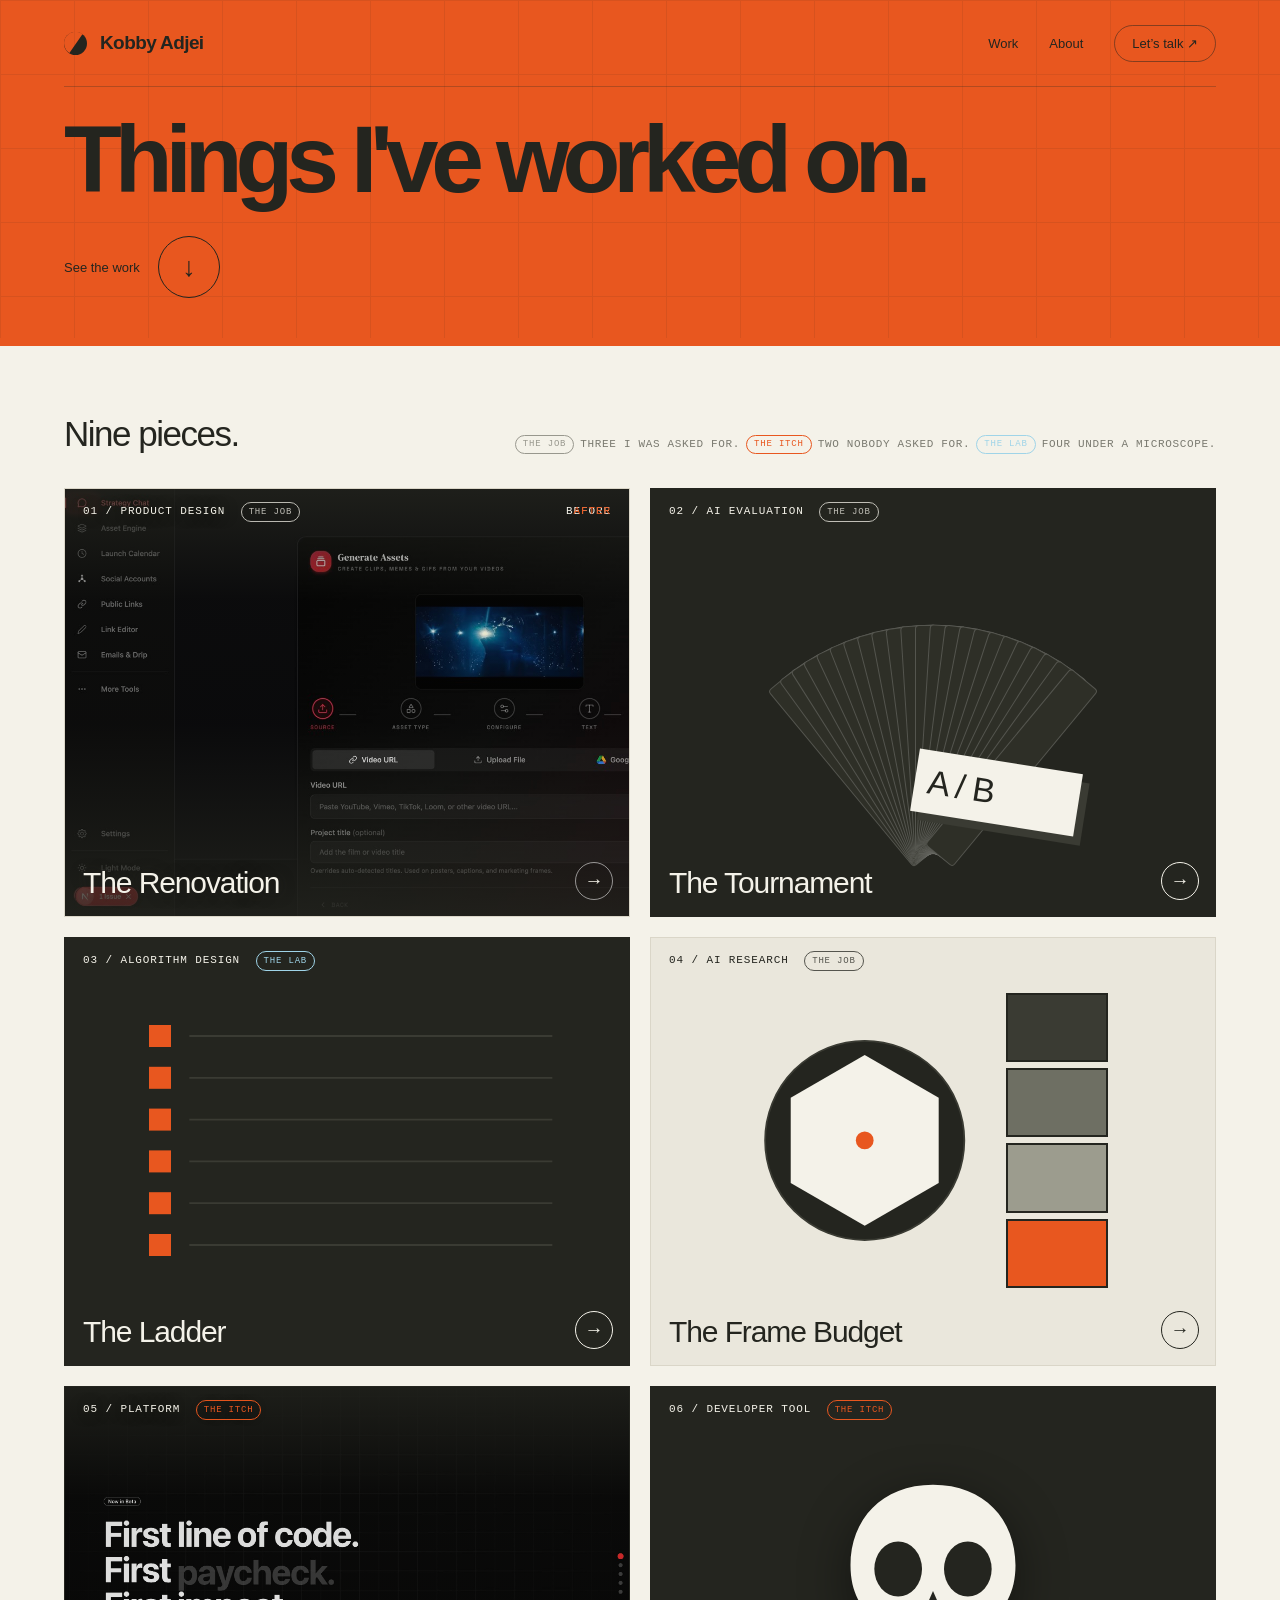
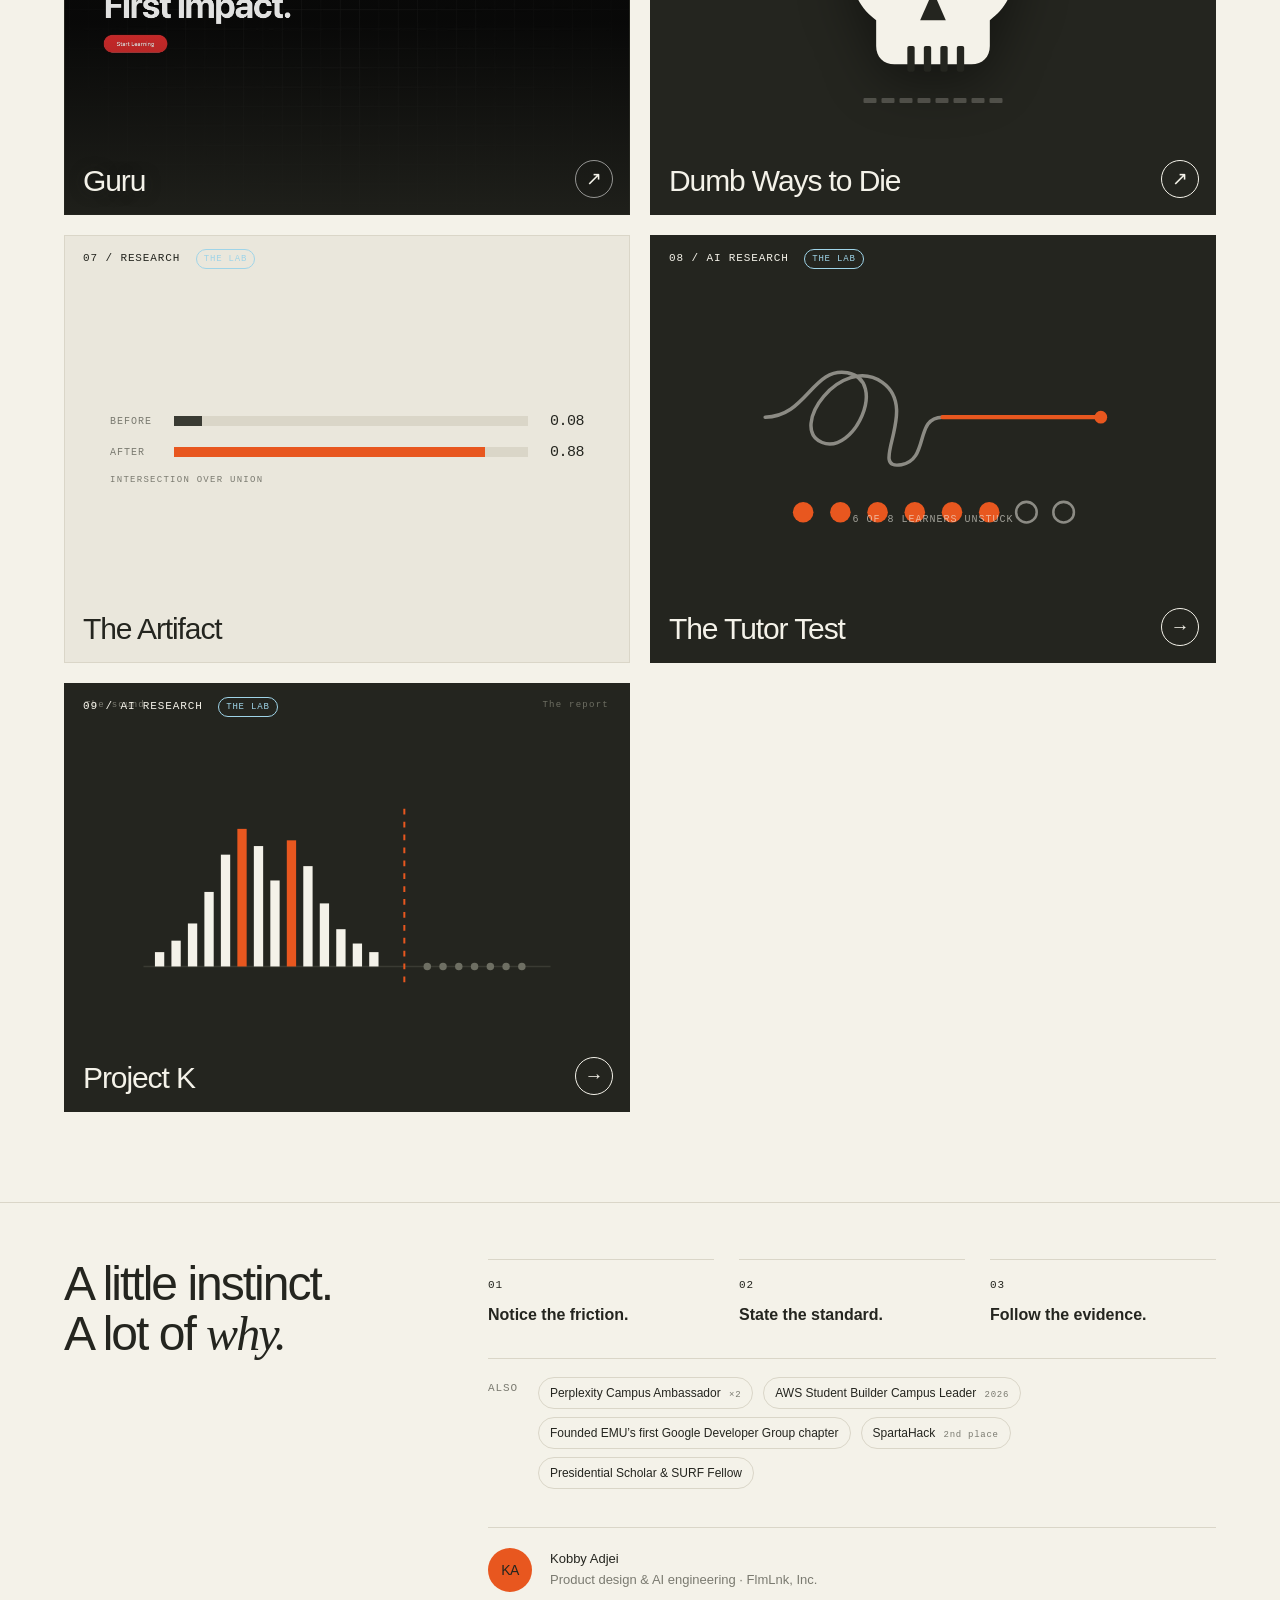
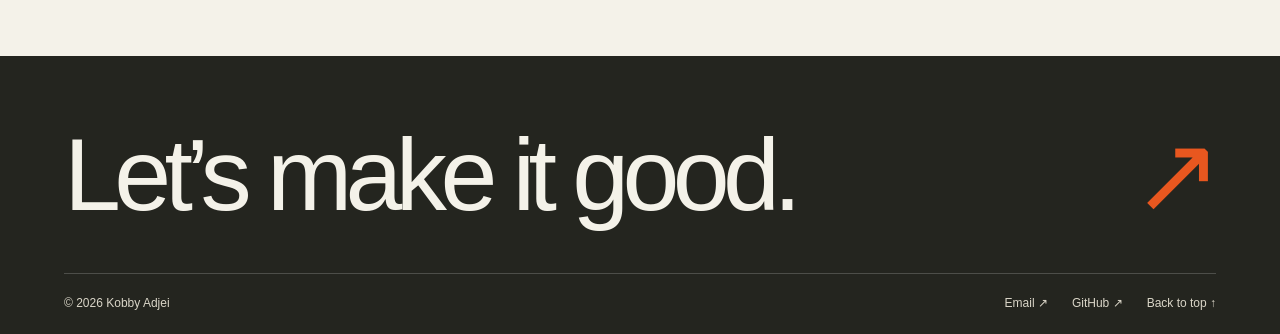
<file: index.html>
<!doctype html>
<html lang="en">
<head>
<meta charset="utf-8">
<meta name="viewport" content="width=device-width, initial-scale=1">
<meta name="description" content="Kobby Adjei. Product design and AI engineering. Selected work at the intersection of taste and evidence.">
<meta name="theme-color" content="var(--accent)">
<title>Kobby Adjei</title>
<style>
/* Independent portfolio direction. Existing case studies and assets are reused.
   References: awwwards.com/websites/portfolio; hoverstat.es/features/back-of-the-house;
   official.business/work/hoverstates; pentagram.com. No third-party scripts or fonts. */
:root{
  /* ── one palette ──
     The draft had eighteen colours: an orange, a blue, a navy, four sages,
     three papers and two near-blacks a shade apart. Nothing recurred, so
     nothing grouped — which is what read as clumsy more than any spacing did.
     Seven tokens now, and every non-neutral is the accent at a different
     strength, so the page holds one temperature. */
  --paper:#F4F2E9;
  --sunk:#EAE7DC;
  --ink:#24251F;
  --muted:#7A7A70;
  --rule:#DAD6C8;
  --accent:#E8571F;
  --accent-soft:#E8571F1A;
  --accent-deep:#B03C12;
  /* Three warm neutrals for the illustrations. The art needs a range to stay
     readable, but it does not need its own hues — the draft's tiles used a
     sage family and a blue-grey family that appeared nowhere else on the page,
     so each tile read as a postcard from a different site. */
  --art-1:#3A3B33;
  --art-2:#6E6F63;
  --art-3:#9C9C8E;
--orange:var(--accent);--muted:#7A7A70;--line:var(--rule);--mono:ui-monospace,SFMono-Regular,Consolas,monospace;--sans:"Helvetica Neue",Helvetica,Arial,sans-serif}
*{box-sizing:border-box}html{scroll-behavior:smooth;scroll-padding-top:85px}body{margin:0;background:var(--paper);color:var(--ink);font-family:var(--sans);-webkit-font-smoothing:antialiased}a{color:inherit;text-decoration:none}button,input{font:inherit}button,a{-webkit-tap-highlight-color:transparent}button{cursor:pointer}a:focus-visible,button:focus-visible,input:focus-visible{outline:3px solid var(--accent-deep);outline-offset:6px}::selection{background:var(--ink);color:#fff}h1,h2,h3,p{margin:0}button{color:inherit}img{display:block;width:100%}.shell{max-width:1600px;margin:auto;padding:0 5%}.mono{font:11px/1.5 var(--mono);letter-spacing:.08em;text-transform:uppercase}.skip{position:fixed;top:-80px;left:20px;z-index:100;background:var(--paper);padding:12px}.skip:focus{top:10px}.nav{height:87px;display:flex;align-items:center;justify-content:space-between;border-bottom:1px solid rgba(36,37,31,.27);gap:25px}.identity{font-size:19px;font-weight:650;letter-spacing:-.6px;display:flex;align-items:center;gap:13px}.mark{display:inline-block;width:23px;height:23px;background:var(--ink);border-radius:50%;position:relative}.mark:after{content:"";position:absolute;background:var(--orange);width:12px;height:23px;left:0;border-radius:15px 0 0 15px;transform:rotate(35deg);transform-origin:right center}.nav-links{display:flex;gap:31px;align-items:center;font-size:13px}.nav-links a{padding:8px 0}.nav-links a:hover{text-decoration:underline;text-underline-offset:5px}.nav-links .contact-link{border:1px solid rgba(36,37,31,.50);border-radius:24px;padding:10px 17px}.hero{background:var(--orange);padding-bottom:30px;overflow:hidden}.hero-top{display:flex;justify-content:space-between;padding:35px 0 25px}.hero-top span:last-child{text-align:right}.hero-title{font-size:clamp(54px,7.4vw,118px);font-weight:550;letter-spacing:-.075em;line-height:.9;padding:30px 0 22px;position:relative}.hero-title .second{display:block;padding-left:9.5%;font-family:Georgia,"Times New Roman",serif;font-weight:400;font-style:italic;letter-spacing:-.075em}.hero-bottom{display:flex;align-items:flex-end;justify-content:space-between;gap:50px;padding:12px 0 40px}.hero-caption{max-width:235px;font-size:13px;line-height:1.5}.hero-copy{font-size:21px;line-height:1.45;max-width:440px;letter-spacing:-.4px}.round-link{justify-self:end;display:flex;align-items:center;gap:18px;font-size:13px}.round-link b{width:62px;height:62px;border-radius:50%;border:1px solid var(--ink);display:grid;place-items:center;font-size:27px;font-weight:400;transition:background .2s,color .2s,transform .2s}.round-link:hover b{background:var(--ink);color:var(--orange);transform:translateY(4px)}.hero-rule{display:flex;justify-content:space-between;border-top:1px solid rgba(36,37,31,.27);padding-top:17px}.work{padding-top:68px;padding-bottom:90px}.section-head{display:flex;align-items:baseline;justify-content:space-between;margin-bottom:30px;gap:20px}.section-head h2{font-size:35px;font-weight:500;letter-spacing:-1.5px}.section-head h2 sup{font:12px var(--mono);vertical-align:top;display:inline-block;margin:6px 0 0 9px;letter-spacing:0}.project-feature{display:grid;grid-template-columns:1.65fr 1fr;background:var(--sunk);min-height:480px}.product-stage{background:var(--sunk);position:relative;overflow:hidden;min-height:480px;display:flex;align-items:center;padding:54px 30px 50px}.product-stage:before{content:"flmlnk";position:absolute;font-size:150px;letter-spacing:-12px;font-weight:700;top:-20px;left:28px;color:var(--rule)}.comparison{position:relative;width:100%;box-shadow:0 20px 35px rgba(36,37,31,.19);border:5px solid var(--ink);border-radius:9px;overflow:hidden;background:var(--ink);transform:rotate(-3deg);transition:transform .35s}.comparison:hover{transform:rotate(0)}.comparison img{aspect-ratio:1400/791;object-fit:cover}.comparison .before{position:absolute;inset:0;clip-path:inset(0 50% 0 0)}.divider{position:absolute;top:0;bottom:0;left:50%;width:2px;background:var(--orange);pointer-events:none}.divider:after{content:"↔";position:absolute;top:50%;left:50%;transform:translate(-50%,-50%);background:var(--orange);color:var(--ink);border-radius:50%;width:34px;height:34px;display:grid;place-items:center;font-size:17px}.comparison input{position:absolute;inset:0;opacity:0;width:100%;height:100%;margin:0;cursor:ew-resize}.comparison:focus-within{outline:3px solid var(--accent-deep);outline-offset:5px}.stage-labels{position:absolute;bottom:22px;left:30px;right:30px;display:flex;justify-content:space-between}.project-description{padding:40px;display:flex;flex-direction:column;align-items:flex-start}.project-description h3{font-size:clamp(35px,3.5vw,54px);font-weight:500;letter-spacing:-2px;line-height:1.04;margin:47px 0 20px}.project-description p{font-size:15px;line-height:1.6;max-width:350px;color:var(--art-1)}.tags{display:flex;flex-wrap:wrap;gap:7px;margin:24px 0}.tag{font:10px var(--mono);border:1px solid var(--rule);border-radius:20px;padding:7px 10px}.text-link{display:inline-flex;align-items:center;justify-content:space-between;gap:35px;border-bottom:1px solid currentColor;padding:8px 0;font-size:13px;min-width:155px;margin-top:auto}.text-link span{transition:transform .2s}.text-link:hover span{transform:translate(3px,-3px)}.project-grid{display:grid;grid-template-columns:1fr 1fr;gap:30px;margin-top:38px}.project-card{min-width:0}.art-link{display:block;overflow:hidden}.art{height:340px;position:relative;overflow:hidden;padding:27px;transition:filter .3s}.art-link:hover .art{filter:brightness(1.08)}.art .art-label{display:flex;justify-content:space-between;position:relative;z-index:2}.tournament-art{background:var(--ink);color:var(--paper)}.tournament-art:before{content:"";position:absolute;inset:0;background-image:radial-gradient(#ffffff20 .7px,transparent .7px);background-size:17px 17px}.tournament-title{position:absolute;top:95px;left:32px;font-size:80px;font-weight:500;line-height:.85;letter-spacing:-6px}.tournament-title small{display:block;font-family:Georgia,serif;font-style:italic;font-size:57px;letter-spacing:-3px;color:var(--accent);margin-top:9px}.ballot{position:absolute;right:50px;top:90px;width:145px;height:177px;background:var(--paper);color:var(--ink);padding:18px;transform:rotate(10deg);box-shadow:0 0 0 1px var(--ink),8px 8px 0 var(--art-2),9px 9px 0 var(--ink),16px 16px 0 var(--art-1)}.ballot .mono{font-size:9px}.ballot strong{font-size:54px;font-weight:500;line-height:1.6}.ballot-rule{border-top:1px solid rgba(36,37,31,.25);padding-top:8px;font:9px var(--mono)}.art-bottom{position:absolute;bottom:25px;left:28px;right:28px;display:flex;justify-content:space-between;font:10px var(--mono)}.frame-art{background:var(--accent-soft);color:var(--ink)}.frame-big{position:absolute;left:25px;top:61px;font-size:185px;line-height:1;letter-spacing:-17px}.frame-note{position:absolute;left:155px;top:120px;font-family:Georgia,serif;font-size:35px;font-style:italic;line-height:.96;letter-spacing:-1.5px}.frames{position:absolute;right:-40px;bottom:65px;width:70%;display:flex;gap:8px;transform:rotate(-12deg)}.frame{flex:1;height:100px;background:var(--art-1);min-width:70px;border:5px solid var(--ink);position:relative;overflow:hidden}.frame:before{content:"";position:absolute;inset:15px -10px -30px;border-radius:50% 50% 0 0;background:var(--art-3);transform:rotate(30deg)}.frame:nth-child(2):before{background:var(--rule);inset:35px -10px -10px}.frame:nth-child(3):before{background:var(--art-2);inset:5px -10px -35px;transform:rotate(-40deg)}.frame:nth-child(4):before{background:var(--art-3);inset:25px -10px -10px}.frame i{position:absolute;z-index:1;left:5px;top:3px;color:white;font:8px var(--mono)}.card-meta{display:flex;justify-content:space-between;margin:20px 0 12px;gap:10px;color:var(--muted)}.project-card h3{font-size:29px;letter-spacing:-1px;font-weight:500}.project-card h3 a{display:flex;justify-content:space-between;align-items:center;gap:12px}.project-card h3 a span{font-size:25px}.project-card p{font-size:15px;line-height:1.6;color:var(--muted);margin:13px 0 18px;max-width:510px}.project-foot{font:11px/1.5 var(--mono);border-top:1px solid var(--line);padding-top:14px}.method{border-top:1px solid var(--line);padding-top:70px;padding-bottom:80px;display:grid;grid-template-columns:1fr 2fr;gap:60px}.method-intro h2{font-size:48px;line-height:1.04;letter-spacing:-2px;font-weight:500;margin-top:22px}.method-intro h2 em{font-family:Georgia,serif;font-weight:400}.steps{display:grid;grid-template-columns:repeat(3,1fr);gap:25px;margin-top:38px}.step{border-top:1px solid var(--line);padding-top:14px}.step h3{font-size:16px;font-weight:550;margin:17px 0 10px}.about-line{border-top:1px solid var(--line);padding-top:20px;margin-top:38px;display:flex;gap:18px;align-items:center}.avatar{width:44px;height:44px;background:var(--orange);border-radius:50%;display:grid;place-items:center;flex-shrink:0;font-size:14px;letter-spacing:-.5px}.about-line p{font-size:13px;line-height:1.6}.about-line span{color:var(--muted)}.footer{background:var(--ink);color:var(--paper);padding:45px 0 24px}.footer-top{display:flex;justify-content:space-between;align-items:center}.footer-top .mono{color:var(--rule)}.footer-cta{display:flex;align-items:center;justify-content:space-between;gap:20px;padding:32px 0 44px;font-size:clamp(54px,8vw,120px);letter-spacing:-.065em;line-height:1}.footer-cta span{color:var(--orange);font-size:1.05em;transition:transform .2s}.footer-cta:hover span{transform:translate(6px,-6px)}.footer-bottom{display:flex;justify-content:space-between;gap:25px;padding-top:22px;border-top:1px solid #ffffff30;font-size:12px;color:var(--rule)}.footer-bottom a:hover{text-decoration:underline}.footer-bottom div{display:flex;gap:24px}
.skull{position:relative;display:grid;place-items:center;width:100%;height:100%}.skull svg{width:min(52%,220px);height:auto;filter:drop-shadow(0 14px 26px rgba(0,0,0,.45))}.skull .socket{transform-origin:center;animation:dwtd-look 6s ease-in-out infinite}.skull .socket.right{animation-delay:.18s}.gauge{position:absolute;bottom:12%;left:50%;transform:translateX(-50%);display:flex;gap:5px}.gauge i{width:13px;height:5px;background:var(--paper);opacity:.22;border-radius:1px;animation:dwtd-drain 5.6s linear infinite}.gauge i:nth-child(1){animation-delay:0s}.gauge i:nth-child(2){animation-delay:.15s}.gauge i:nth-child(3){animation-delay:.3s}.gauge i:nth-child(4){animation-delay:.45s}.gauge i:nth-child(5){animation-delay:.6s}.gauge i:nth-child(6){animation-delay:.75s}.gauge i:nth-child(7){animation-delay:.9s}.gauge i:nth-child(8){animation-delay:1.05s}@keyframes dwtd-look{0%,42%,100%{transform:translateX(0)}50%,58%{transform:translateX(-3px)}}@keyframes dwtd-drain{0%,55%{opacity:.85}70%,100%{opacity:.18}}@media(prefers-reduced-motion:reduce){.skull .socket,.gauge i{animation:none}.gauge i{opacity:.5}}
.recognition{border-top:1px solid var(--line);padding-top:18px;margin-top:34px;display:flex;gap:20px;align-items:flex-start}.recognition>.mono{color:var(--muted);padding-top:3px;flex-shrink:0}.recognition ul{list-style:none;margin:0;padding:0;display:flex;flex-wrap:wrap;gap:8px 10px}.recognition li{font-size:12px;line-height:1.5;border:1px solid var(--rule);border-radius:20px;padding:6px 11px}.recognition li i{font-style:normal;color:var(--muted);font:9px var(--mono);letter-spacing:.08em;margin-left:5px}@media(max-width:700px){.recognition{flex-direction:column;gap:12px}.recognition li{font-size:11px}}
.chip.lab{color:#9fd4e8;opacity:1}.iou{position:absolute;left:8%;right:8%;top:50%;transform:translateY(-50%);display:grid;gap:14px}.iou-row{display:flex;align-items:center;gap:12px;font:10px var(--mono);letter-spacing:.1em}.iou-label{width:52px;color:var(--muted)}.iou-bar{flex:1;height:10px;background:var(--rule);position:relative;overflow:hidden}.iou-bar b{position:absolute;inset:0 auto 0 0;background:var(--art-1);animation:iou-fill 1.4s ease-out both}.iou-row.good .iou-bar b{background:var(--accent)}.iou-num{width:44px;text-align:right;font-size:15px;letter-spacing:-.5px}.iou-cap{font:9px var(--mono);letter-spacing:.14em;color:var(--muted)}@keyframes iou-fill{from{transform:scaleX(0);transform-origin:left}to{transform:scaleX(1)}}@media(prefers-reduced-motion:reduce){.iou-bar b{animation:none}}.wave{position:absolute;inset:0;display:grid;place-items:center}.wave svg{width:min(88%,430px);height:auto;overflow:visible}.wave .bar{fill:var(--paper);transform-box:fill-box;transform-origin:50% 100%;animation:wave-pulse 3.4s ease-in-out infinite}.wave .bar.acc{fill:var(--accent)}.wave .dot{fill:var(--art-2)}.wave .cut{stroke:var(--accent);stroke-width:1.4;stroke-dasharray:4 5}.wave .base{stroke:var(--art-1);stroke-width:1}.wave .wlab{position:absolute;top:16px;font:9px var(--mono);letter-spacing:.14em;color:var(--muted)}.wave .wlab.l{left:20px}.wave .wlab.r{right:20px;color:var(--art-2)}@keyframes wave-pulse{0%,100%{transform:scaleY(.7)}50%{transform:scaleY(1)}}@media(prefers-reduced-motion:reduce){.wave .bar{animation:none}}
.chip{font:9px/1 var(--mono);letter-spacing:.09em;text-transform:uppercase;font-weight:400;border:1px solid currentColor;border-radius:20px;padding:4px 7px;margin-left:8px;white-space:nowrap;opacity:.75}.chip.itch{color:var(--orange);opacity:1}.origin-key{display:flex;flex-wrap:wrap;align-items:center;gap:6px;font:11px/1.6 var(--mono);letter-spacing:.06em;text-transform:uppercase;color:var(--muted)}.origin-key .chip{margin-left:0}@media(max-width:700px){.chip{font-size:8px;padding:3px 6px;margin-left:6px}.origin-key{font-size:9px}}
img{height:auto}.ballot strong{white-space:nowrap;font-size:42px}

@media(max-width:1050px){.hero-title{font-size:9vw}.hero-bottom{gap:26px}.project-description{padding:28px}.project-description h3{margin-top:38px}.product-stage,.project-feature{min-height:410px}.art{height:300px}.tournament-title{font-size:63px;left:24px}.tournament-title small{font-size:46px}.ballot{width:110px;height:150px;right:33px;top:100px;padding:14px}.ballot strong{font-size:40px}.frame-big{font-size:150px;top:70px}.frame-note{left:132px;font-size:30px}.method{grid-template-columns:.8fr 1.5fr;gap:40px}}
@media(max-width:700px){.shell{padding:0 6%}.nav{height:75px}.identity{font-size:17px}.nav-links{gap:18px}.nav-links .about-link{display:none}.nav-links .contact-link{padding:8px 12px}.hero-top{padding:27px 0 23px}.hero-top .mono{font-size:9px}.hero-top span:last-child{max-width:105px}.hero-title{font-size:12vw;letter-spacing:-.07em;padding:10px 0 18px;line-height:.96}.hero-title .second{padding-left:3%}.hero-bottom{gap:20px;padding:20px 0 30px}.hero-caption{grid-column:1/-1;font-size:12px;max-width:none}.hero-caption br{display:none}.hero-copy{font-size:16px}.round-link{font-size:0;gap:0}.round-link b{width:49px;height:49px;font-size:23px}.hero-rule{font-size:9px}.hero-rule span:last-child{display:none}.hero{padding-bottom:20px}.work{padding-top:42px;padding-bottom:50px}.section-head h2{font-size:29px}.section-head>.mono{font-size:9px}.project-feature{grid-template-columns:1fr}.product-stage{min-height:310px;padding:50px 23px}.product-stage:before{font-size:115px;top:-10px}.stage-labels{left:23px;right:23px;font-size:9px}.project-description{padding:26px}.project-description h3{font-size:39px;margin:25px 0 16px}.project-description p{max-width:none}.project-description .text-link{margin-top:8px}.project-grid{grid-template-columns:1fr;gap:34px;margin-top:30px}.art{height:310px}.tournament-title{font-size:70px}.tournament-title small{font-size:50px}.ballot{width:124px;right:35px}.project-card h3{font-size:28px}.card-meta{font-size:9px}.project-card p{font-size:14px}.frame-big{font-size:173px}.frame-note{left:145px}.method{grid-template-columns:1fr;padding-top:42px;padding-bottom:45px;gap:27px}.method-intro h2{font-size:42px;margin-top:17px}.steps{gap:16px}.step h3{font-size:14px}.footer{padding-top:32px}.footer-top{gap:18px}.footer-top .mono{font-size:9px}.footer-cta{font-size:13vw;padding:36px 0}.footer-bottom{flex-wrap:wrap;font-size:11px;gap:19px}.footer-bottom div{gap:19px}}
@media(max-width:1050px){.ballot strong{font-size:30px}.tournament-title{font-size:53px}.tournament-title small{font-size:40px}.ballot{right:24px;width:104px}}
@media(max-width:700px){.tournament-title{top:82px;font-size:51px}.tournament-title small{font-size:37px}.ballot{top:180px;right:35px;height:80px;width:120px;transform:rotate(8deg);padding:9px}.ballot strong{font-size:27px;line-height:1.4}.ballot-rule{display:none}.art-bottom{font-size:8px}.steps{grid-template-columns:1fr}.step{display:grid;grid-template-columns:88px 1fr;column-gap:10px}.step>.mono{grid-row:1/3;padding-top:4px}.step h3{margin:0 0 6px}.frame-note{top:96px}}
@media(max-width:700px){.frames{bottom:47px}.frame{height:78px}}
@media(prefers-reduced-motion:reduce){html{scroll-behavior:auto}*,*:before,*:after{transition:none!important;animation:none!important}}

/* ── The rack ──────────────────────────────────────────────────────────────
   Three pieces, one treatment. Each tile is an instrument that runs on its
   own: a wipe, a blind ballot, an aperture. The words are behind it — you
   open a piece to read it. Default state is almost entirely picture. */
.rack{display:grid;grid-template-columns:repeat(2,1fr);gap:20px;margin-top:34px}
.piece{position:relative;overflow:hidden;border:1px solid var(--rule);background:var(--sunk);aspect-ratio:1.32/1}
.piece .stage{position:absolute;inset:0;display:grid;place-items:center;padding:52px 7% 74px}
.trigger{position:absolute;inset:0;z-index:4;width:100%;background:none;border:0;padding:0;text-align:left;color:inherit;text-decoration:none}.trigger:focus-visible{outline:2px solid var(--accent);outline-offset:-4px}
.trigger .mark-no{position:absolute;top:16px;left:18px;font:11px var(--mono);letter-spacing:.08em;text-transform:uppercase}
.trigger .mark-name{position:absolute;left:18px;bottom:18px;right:62px;font-size:26px;font-weight:500;letter-spacing:-1.1px;line-height:1}
.trigger .mark-open{position:absolute;right:16px;bottom:16px;width:38px;height:38px;border-radius:50%;border:1px solid currentColor;display:grid;place-items:center;font-size:19px;transition:background .2s,color .2s,transform .3s}
.trigger:hover .mark-open{transform:translateX(3px)}
.piece.dark{background:var(--ink);color:var(--paper);border-color:var(--ink)}
.piece.dark .trigger:hover .mark-open{background:var(--accent);color:var(--ink);border-color:var(--accent)}
.piece:not(.dark) .trigger:hover .mark-open{background:var(--ink);color:var(--paper)}
.panel{position:absolute;inset:0;z-index:6;background:var(--ink);color:var(--paper);padding:26px 24px 24px;display:flex;flex-direction:column;transform:translateY(101%);transition:transform .5s cubic-bezier(.16,.84,.44,1);visibility:hidden}
.piece[data-open=true] .panel{transform:none;visibility:visible}
.piece[data-open=true] .trigger{visibility:hidden}
.panel h3{font-size:30px;font-weight:500;letter-spacing:-1.3px;line-height:1.02;margin-bottom:14px}
.panel p{font-size:14px;line-height:1.6;color:var(--rule)}
.panel .figs{display:flex;gap:26px;margin-top:auto;padding-top:22px}
.panel .figs div{font:10px var(--mono);letter-spacing:.08em;text-transform:uppercase;color:var(--art-3)}
.panel .figs b{display:block;font:400 27px/1.1 var(--sans);letter-spacing:-1px;color:var(--paper);margin-bottom:3px}
.panel .read{margin-top:20px;display:inline-flex;justify-content:space-between;gap:20px;border-bottom:1px solid var(--accent);color:var(--accent);padding:7px 0;font-size:13px}
.panel .shut{position:absolute;top:16px;right:16px;width:34px;height:34px;border-radius:50%;border:1px solid #ffffff40;background:none;color:var(--paper);font-size:16px;line-height:1}
.panel .shut:hover{background:var(--paper);color:var(--ink)}

/* 01 — the renovation. Real screens, the seam sweeping across on its own. */
.wipe{position:absolute;inset:0;background:var(--ink);display:grid;place-items:center}.wipe .plate{position:absolute;inset:0}
.wipe img{position:absolute;inset:0;width:100%;height:100%;object-fit:cover;object-position:top left}


.piece.photo .trigger .mark-no,.piece.photo .trigger .mark-name{color:var(--paper);text-shadow:0 1px 14px rgba(36,37,31,.55)}
.piece.photo .trigger .mark-open{color:var(--paper);border-color:#ffffff88}
.photo .scrim{position:absolute;inset:0;z-index:2;background:linear-gradient(rgba(36,37,31,.78),rgba(36,37,31,.12) 26%,rgba(36,37,31,.08) 55%,rgba(36,37,31,.82))}

/* 02 — the tournament. 23 entries, faces down, one read at a time. */
.deck{position:relative;width:100%;height:100%}


@keyframes judged{0%,95.7%{background:transparent}95.71%,100%{background:var(--accent)}}
.slip{position:absolute;left:50%;bottom:6%;width:min(210px,34%);margin-left:-4%;background:var(--paper);color:var(--ink);padding:13px;transform:rotate(9deg);box-shadow:8px 8px 0 var(--art-1);animation:slipflip 4.6s ease-in-out infinite}
@keyframes slipflip{0%,42%{transform:rotate(9deg) scaleX(1)}50%{transform:rotate(9deg) scaleX(.04)}58%,100%{transform:rotate(9deg) scaleX(1)}}
.slip b{display:block;font-size:34px;font-weight:500;letter-spacing:-1px;line-height:1.1}
.slip span{font:9px var(--mono);letter-spacing:.08em;text-transform:uppercase;color:var(--muted)}

/* 03 — the frame budget. The lens stops down until only four frames are left. */
.lens{position:relative;display:flex;align-items:center;justify-content:center;gap:7%;width:100%;height:100%}
.lens svg{height:100%;width:auto;max-width:44%}
.lens .blades{transform-origin:60px 60px;transform-box:fill-box;transform-origin:center;animation:stopdown 9s ease-in-out infinite alternate}.lens .pupil{transform-box:fill-box;transform-origin:center;animation:pupil 9s ease-in-out infinite alternate}
@keyframes stopdown{from{transform:rotate(0) scale(1)}to{transform:rotate(31deg) scale(.34)}}@keyframes pupil{from{transform:scale(1);opacity:1}to{transform:scale(.5);opacity:.85}}
.strip{position:relative;display:flex;flex-direction:column;justify-content:center;gap:6px;width:21%;height:100%;animation:advance 9s ease-in-out infinite alternate}
@keyframes advance{from{opacity:.35}to{opacity:1}}
.strip i{flex:1;min-height:0;max-height:23%;background:var(--art-1);border:2px solid var(--ink)}
.strip i:nth-child(2){background:var(--art-2)}.strip i:nth-child(3){background:var(--art-3)}.strip i:nth-child(4){background:var(--accent)}
.readout{position:absolute;left:19px;top:44px;font:10px var(--mono);letter-spacing:.08em;text-transform:uppercase;color:var(--muted)}

@media(max-width:700px){.wipe .plate{inset:-19% 0 0 0}.rack{grid-template-columns:1fr;gap:16px}.rack .piece{aspect-ratio:1.15/1}.trigger .mark-name{font-size:23px}.panel{padding:22px 20px}.panel h3{font-size:26px}}
.knot{position:relative;display:grid;place-items:center;width:100%;height:100%}.knot svg{width:min(82%,380px);height:auto;overflow:visible}.knot .tangle{fill:none;stroke:var(--paper);stroke-width:2.2;stroke-linecap:round;opacity:.5}.knot .straight{fill:none;stroke:var(--accent);stroke-width:2.6;stroke-linecap:round;stroke-dasharray:100;stroke-dashoffset:0;animation:knot-out 6s ease-in-out infinite}.knot .end{fill:var(--accent)}.knot .learners circle{fill:var(--accent)}.knot .learners .still{fill:none;stroke:var(--paper);stroke-width:1.6;opacity:.5}.knot-cap{position:absolute;left:0;right:0;bottom:21%;text-align:center;font:10px var(--mono);letter-spacing:.1em;color:var(--paper);opacity:.6}@keyframes knot-out{0%,12%{stroke-dashoffset:100}55%,100%{stroke-dashoffset:0}}
@media(prefers-reduced-motion:reduce){.lens .blades{transform:rotate(16deg) scale(.62)}.strip{opacity:1}}
.sr{position:absolute;width:1px;height:1px;overflow:hidden;clip:rect(0 0 0 0);white-space:nowrap}


.hero-stage svg{width:clamp(210px,23vw,320px);height:auto;overflow:visible}








@media(prefers-reduced-motion:reduce){}

.ide{display:grid;place-items:center;width:100%;height:100%}
.ide svg{height:100%;width:auto;max-width:100%}
.caret{animation:blink 1.15s steps(1) infinite}
@keyframes blink{0%,49%{opacity:1}50%,100%{opacity:0}}
.hint{transform-box:fill-box;transform-origin:20% 90%;animation:nudge 5s ease-in-out infinite}
@keyframes nudge{0%,58%{transform:scale(.9);opacity:0}66%,94%{transform:scale(1);opacity:1}100%{transform:scale(.9);opacity:0}}
.panel .status{color:var(--art-3);border-bottom-color:var(--art-2)}
.trigger .mark-name{font-size:30px}

/* Twenty-three entries, face down. One is read at a time and nothing on the
   card says which model made it — that was the whole point of the protocol. */
.fan{position:absolute;left:0;right:0;bottom:-4%;height:100%}
.fan i{position:absolute;left:50%;bottom:0;width:7.5%;min-width:26px;height:76%;margin-left:-3.75%;border-radius:4px;
  background:#2E2F27;border:1px solid #ffffff2e;transform-origin:50% 104%;animation:judged 13.4s steps(1) infinite}
@keyframes judged{0%,95.6%{border-color:#ffffff2e;background:#2E2F27}95.61%,100%{border-color:var(--accent);background:#3A2A21}}
.wipe{border-radius:0}

.wipe .plate{position:absolute;inset:-11% 0 0 0;animation:swap 27s linear infinite}

.wipe.one .plate{animation:none}.wipe.one img{object-position:left bottom}
.hero{padding-bottom:8px}
.method{padding-top:56px;padding-bottom:64px}
.method-intro h2{margin-top:0}
.steps{margin-top:0}
.step h3{margin:12px 0 0}
.footer{padding-top:34px}
@media(prefers-reduced-motion:reduce){.wipe .plate{animation:none}.wipe .pl2,.wipe .pl3{opacity:0}}

/* One pair, nine seconds: 3.6s on the old screen, a single wipe, 4s on the new
   one. Three pairs, so the tile runs 27 seconds and never repeats a screen. */
.wipe .pl2{animation-delay:-9s}
.wipe .pl3{animation-delay:-18s}
@keyframes swap{0%,32%{opacity:1}34%,98%{opacity:0}100%{opacity:1}}
.wipe .old{clip-path:inset(0 0 0 0);animation:reveal 9s ease-in-out infinite}
@keyframes reveal{0%,40%{clip-path:inset(0 0 0 0)}52%,95%{clip-path:inset(0 100% 0 0)}100%{clip-path:inset(0 0 0 0)}}
.wipe .seam{position:absolute;top:0;bottom:0;width:2px;background:var(--accent);left:100%;z-index:3;animation:seam 9s ease-in-out infinite}
@keyframes seam{0%,40%{left:100%;opacity:0}42%{opacity:1}52%{left:0;opacity:1}58%,100%{left:0;opacity:0}}
.ba{position:absolute;top:16px;right:18px;z-index:3;font:11px var(--mono);letter-spacing:.08em;text-transform:uppercase;color:var(--paper)}
.ba b,.ba i{font:inherit;position:absolute;right:0;top:0;white-space:nowrap;animation:9s ease-in-out infinite}
.ba b{animation-name:showBefore}
.ba i{animation-name:showAfter;color:var(--accent)}
@keyframes showBefore{0%,38%{opacity:1}46%,100%{opacity:0}}
@keyframes showAfter{0%,46%{opacity:0}54%,95%{opacity:1}100%{opacity:0}}
@media(prefers-reduced-motion:reduce){.wipe .old{clip-path:inset(0 50% 0 0);animation:none}.wipe .seam{left:50%;opacity:1;animation:none}.ba b,.ba i{animation:none}.ba i{opacity:0}}

/* The plan. Hairlines wipe across, then settle back to a whisper so the type
   sits on a grid rather than on an empty field. */
.hero{position:relative}
.hero>.shell{position:relative;z-index:1}
.blueprint{position:absolute;inset:0;z-index:0;pointer-events:none;opacity:0;
  background-image:linear-gradient(var(--ink) 1px,transparent 1px),linear-gradient(90deg,var(--ink) 1px,transparent 1px);
  background-size:74px 74px;animation:plan 2.2s cubic-bezier(.2,.8,.2,1) .05s forwards}
@keyframes plan{0%{opacity:0;clip-path:inset(0 100% 0 0)}55%{opacity:.2}100%{opacity:.085;clip-path:inset(0 0 0 0)}}
.hero-title .line{display:block}
.hero-title i{display:inline-block;font-style:inherit;opacity:0;animation:fit .66s cubic-bezier(.19,.9,.24,1) forwards}
@keyframes fit{from{opacity:0;transform:translateY(.36em) rotate(-1.8deg)}to{opacity:1;transform:none}}
.hero-bottom{opacity:0;animation:rise .8s ease-out 1.75s forwards}
@keyframes rise{from{opacity:0;transform:translateY(12px)}to{opacity:1;transform:none}}
@media(prefers-reduced-motion:reduce){.blueprint{opacity:.085;clip-path:none;animation:none}
  .hero-title i,.hero-bottom{opacity:1;transform:none;animation:none}}
.ladder{display:grid;place-items:center;width:100%;height:100%}.ladder svg{width:min(94%,440px);height:auto;overflow:visible}.ladder .rail{stroke:var(--art-1);stroke-width:1}.ladder .sq{fill:var(--accent)}.ladder .pip{fill:var(--paper);opacity:0;animation:ladder-settle 7s cubic-bezier(.2,.8,.2,1) infinite}.ladder .pip.out{fill:var(--art-2)}.ladder .pip.win{fill:var(--accent)}@keyframes ladder-settle{0%{opacity:0;transform:translateX(-80px)}12%{opacity:1;transform:none}84%{opacity:1;transform:none}100%{opacity:0;transform:none}}@media(prefers-reduced-motion:reduce){.ladder .pip{animation:none;opacity:1}}
</style>
<link rel="icon" href="data:image/svg+xml,<svg xmlns='http://www.w3.org/2000/svg' viewBox='0 0 32 32'><circle cx='16' cy='16' r='15' fill='%23F4F2E9' stroke='%2324251F' stroke-width='1.4'/><path d='M16 1A15 15 0 0 1 16 31A7.5 7.5 0 0 1 16 16A7.5 7.5 0 0 0 16 1Z' fill='%2324251F'/><circle cx='16' cy='8.5' r='3' fill='%2324251F'/><circle cx='16' cy='23.5' r='3' fill='%23F4F2E9'/></svg>">
</head>
<body id="top">
<a class="skip" href="#work">Skip to selected work</a>
<header class="hero"><div class="shell">
  <nav class="nav" aria-label="Main navigation"><a class="identity" href="#top"><span class="mark" aria-hidden="true"></span>Kobby Adjei</a><div class="nav-links"><a href="#work">Work</a><a class="about-link" href="#about">About</a><a class="contact-link" href="mailto:kadjei1@emich.edu">Let’s talk ↗</a></div></nav>
  <div class="blueprint" aria-hidden="true"></div>
  <h1 class="hero-title"><span class="line"><i style="animation-delay:0.28s">Things</i> <i style="animation-delay:0.38s">I've</i> <i style="animation-delay:0.48s">worked</i> <i style="animation-delay:0.58s">on.</i></span></h1>
  <div class="hero-bottom"><a class="round-link" href="#work">See the work <b aria-hidden="true">↓</b></a></div>
  </div></header>
<main>
<section id="work" class="work shell" aria-labelledby="work-heading">
  <div class="section-head"><h2 id="work-heading">Nine pieces.</h2><p class="origin-key"><span class="chip job">The job</span> three I was asked for. <span class="chip itch">The itch</span> two nobody asked for. <span class="chip lab">The lab</span> four under a microscope.</p></div>
  <div class="rack">

    <article class="piece photo" id="p1">
      <div class="stage" aria-hidden="true">
        <div class="wipe"><div class="plate pl1"><img src="assets/after-dashboard.jpg" alt="" width="1400" height="791"><img class="old" src="assets/before-dashboard.jpg" alt="" width="1400" height="791"></div><div class="plate pl2"><img src="assets/after-library.jpg" alt="" width="1400" height="791"><img class="old" src="assets/before-library.jpg" alt="" width="1400" height="791"></div><div class="plate pl3"><img src="assets/after-generate.jpg" alt="" width="1400" height="791"><img class="old" src="assets/before-generate.jpg" alt="" width="1400" height="791"></div><span class="seam"></span><span class="ba"><b>Before</b><i>After</i></span></div>
        <div class="scrim"></div>
      </div>
      <a class="trigger" href="renovation.html"><span class="mark-no">01 / Product design <b class="chip job">The job</b></span><span class="mark-name">The Renovation</span><span class="mark-open" aria-hidden="true">&rarr;</span><span class="sr">Open The Renovation</span></a>
    </article>

    <article class="piece dark" id="p2">
      <div class="stage" aria-hidden="true">
        <div class="deck"><div class="fan"></div><div class="slip"><b>A / B</b></div></div>
      </div>
      <a class="trigger" href="tournament.html"><span class="mark-no">02 / AI evaluation <b class="chip job">The job</b></span><span class="mark-name">The Tournament</span><span class="mark-open" aria-hidden="true">&rarr;</span><span class="sr">Open The Tournament</span></a>
    </article>

    <article class="piece dark" id="p3">
      <div class="stage" aria-hidden="true">
        <div class="ladder"><svg viewBox="0 0 240 150"><line class="rail" x1="34" y1="18.0" x2="232" y2="18.0"/><line class="rail" x1="34" y1="40.8" x2="232" y2="40.8"/><line class="rail" x1="34" y1="63.6" x2="232" y2="63.6"/><line class="rail" x1="34" y1="86.4" x2="232" y2="86.4"/><line class="rail" x1="34" y1="109.2" x2="232" y2="109.2"/><line class="rail" x1="34" y1="132.0" x2="232" y2="132.0"/><rect class="sq" x="12" y="12.0" width="12" height="12"/><rect class="sq" x="12" y="34.8" width="12" height="12"/><rect class="sq" x="12" y="57.6" width="12" height="12"/><rect class="sq" x="12" y="80.4" width="12" height="12"/><rect class="sq" x="12" y="103.2" width="12" height="12"/><rect class="sq" x="12" y="126.0" width="12" height="12"/><circle class="pip win" cx="109.1" cy="7.0" r="5" style="animation-delay:0.00s"/><circle class="pip" cx="79.6" cy="7.0" r="3.4" style="animation-delay:0.14s"/><circle class="pip out" cx="164.7" cy="29.4" r="3.4" style="animation-delay:0.28s"/><circle class="pip out" cx="66.3" cy="29.4" r="3.4" style="animation-delay:0.42s"/><circle class="pip out" cx="145.1" cy="29.4" r="3.4" style="animation-delay:0.56s"/><circle class="pip out" cx="116.2" cy="29.4" r="3.4" style="animation-delay:0.70s"/><circle class="pip out" cx="63.9" cy="52.2" r="3.4" style="animation-delay:0.84s"/><circle class="pip out" cx="140.3" cy="52.2" r="3.4" style="animation-delay:0.98s"/><circle class="pip out" cx="60.4" cy="52.2" r="3.4" style="animation-delay:1.12s"/><circle class="pip out" cx="127.7" cy="52.2" r="3.4" style="animation-delay:1.26s"/><circle class="pip out" cx="65.9" cy="75.0" r="3.4" style="animation-delay:1.40s"/><circle class="pip out" cx="69.4" cy="75.0" r="3.4" style="animation-delay:1.54s"/><circle class="pip out" cx="126.2" cy="75.0" r="3.4" style="animation-delay:1.68s"/><circle class="pip out" cx="194.6" cy="75.0" r="3.4" style="animation-delay:1.82s"/><circle class="pip out" cx="75.0" cy="97.8" r="3.4" style="animation-delay:1.96s"/><circle class="pip out" cx="92.0" cy="97.8" r="3.4" style="animation-delay:2.10s"/><circle class="pip out" cx="160.7" cy="97.8" r="3.4" style="animation-delay:2.24s"/><circle class="pip out" cx="215.1" cy="97.8" r="3.4" style="animation-delay:2.38s"/><circle class="pip out" cx="152.1" cy="120.6" r="3.4" style="animation-delay:2.52s"/><circle class="pip out" cx="121.4" cy="120.6" r="3.4" style="animation-delay:2.66s"/><circle class="pip out" cx="220.0" cy="120.6" r="3.4" style="animation-delay:2.80s"/><circle class="pip out" cx="61.9" cy="143.0" r="3.4" style="animation-delay:2.94s"/><circle class="pip out" cx="199.9" cy="143.0" r="3.4" style="animation-delay:3.08s"/></svg></div>
      </div>
      <a class="trigger" href="the-ladder.html"><span class="mark-no">03 / Algorithm design <b class="chip lab">The lab</b></span><span class="mark-name">The Ladder</span><span class="mark-open" aria-hidden="true">&rarr;</span><span class="sr">Open The Ladder</span></a>
    </article>

    <article class="piece" id="p4">
      <div class="stage" aria-hidden="true">
        <div class="lens"><svg viewBox="0 0 120 120"><circle cx="60" cy="60" r="56" fill="var(--ink)"/><polygon class="blades" points="60.0,12.0 101.6,36.0 101.6,84.0 60.0,108.0 18.4,84.0 18.4,36.0" fill="var(--paper)"/><circle class="pupil" cx="60" cy="60" r="5" fill="var(--accent)"/><circle cx="60" cy="60" r="56" fill="none" stroke="var(--art-1)" stroke-width="1"/></svg><div class="strip"><i></i><i></i><i></i><i></i></div></div>
        
      </div>
      <a class="trigger" href="frame-budget.html"><span class="mark-no">04 / AI research <b class="chip job">The job</b></span><span class="mark-name">The Frame Budget</span><span class="mark-open" aria-hidden="true">&rarr;</span><span class="sr">Open The Frame Budget</span></a>
    </article>

    <article class="piece dark photo" id="p5">
      <div class="stage" aria-hidden="true">
        <div class="wipe one"><div class="plate"><img src="assets/guru-landing.jpg" alt="Guru: first line of code to first paycheck" width="1400" height="1190"></div></div>
        <div class="scrim"></div>
      </div>
      <a class="trigger" href="https://gurued.dev" target="_blank" rel="noopener noreferrer"><span class="mark-no">05 / Platform <b class="chip itch">The itch</b></span><span class="mark-name">Guru</span><span class="mark-open" aria-hidden="true">&#8599;</span><span class="sr">Open Guru</span></a>
    </article>

    <article class="piece dark" id="p6">
      <div class="stage" aria-hidden="true">
        <div class="skull">
          <svg viewBox="0 0 120 130">
            <path class="cranium" d="M60 8c28 0 45 19 45 44 0 15-6 24-14 30v14c0 6-4 10-10 10H39c-6 0-10-4-10-10V82C21 76 15 67 15 52 15 27 32 8 60 8Z" fill="var(--paper)"/>
            <ellipse class="socket left" cx="41" cy="54" rx="13" ry="15" fill="var(--ink)"/>
            <ellipse class="socket right" cx="79" cy="54" rx="13" ry="15" fill="var(--ink)"/>
            <path d="M60 66 53 82h14L60 66Z" fill="var(--ink)"/>
            <g fill="var(--ink)"><rect x="46" y="96" width="4" height="14" rx="1"/><rect x="55" y="96" width="4" height="14" rx="1"/><rect x="64" y="96" width="4" height="14" rx="1"/><rect x="73" y="96" width="4" height="14" rx="1"/></g>
          </svg>
          <div class="gauge"><i></i><i></i><i></i><i></i><i></i><i></i><i></i><i></i></div>
        </div>
      </div>
      <a class="trigger" href="https://github.com/Kobby-Adjei/dumbwaystodie" target="_blank" rel="noopener noreferrer"><span class="mark-no">06 / Developer tool <b class="chip itch">The itch</b></span><span class="mark-name">Dumb Ways to Die</span><span class="mark-open" aria-hidden="true">&#8599;</span><span class="sr">Open Dumb Ways to Die</span></a>
    </article>

    <article class="piece" id="p7">
      <div class="stage" aria-hidden="true">
        <div class="iou">
          <div class="iou-row"><span class="iou-label">BEFORE</span><i class="iou-bar"><b style="width:8%"></b></i><span class="iou-num">0.08</span></div>
          <div class="iou-row good"><span class="iou-label">AFTER</span><i class="iou-bar"><b style="width:88%"></b></i><span class="iou-num">0.88</span></div>
          <span class="iou-cap">INTERSECTION OVER UNION</span>
        </div>
      </div>
      <div class="trigger"><span class="mark-no">07 / Research <b class="chip lab">The lab</b></span><span class="mark-name">The Artifact</span><span class="sr">The Artifact, case study coming soon</span></div>
    </article>

    <article class="piece dark" id="p8">
      <div class="stage" aria-hidden="true">
        <div class="knot"><svg viewBox="0 0 240 150">
          <path class="tangle" d="M14 62 C40 62 44 30 66 34 C92 39 70 86 50 78 C28 69 62 22 88 40 C112 57 78 96 100 92 C118 89 108 62 126 62"/>
          <path class="straight" d="M126 62 H226"/>
          <circle class="end" cx="226" cy="62" r="4"/>
          <g class="learners"><circle cx="38" cy="122" r="6.5"/><circle cx="61.5" cy="122" r="6.5"/><circle cx="85" cy="122" r="6.5"/><circle cx="108.5" cy="122" r="6.5"/><circle cx="132" cy="122" r="6.5"/><circle cx="155.5" cy="122" r="6.5"/><circle class="still" cx="179" cy="122" r="6.5"/><circle class="still" cx="202.5" cy="122" r="6.5"/></g>
        </svg><span class="knot-cap">6 OF 8 LEARNERS UNSTUCK</span></div>
      </div>
      <a class="trigger" href="tutor-test.html"><span class="mark-no">08 / AI research <b class="chip lab">The lab</b></span><span class="mark-name">The Tutor Test</span><span class="mark-open" aria-hidden="true">&rarr;</span><span class="sr">Open The Tutor Test</span></a>
    </article>

    <article class="piece dark" id="p9">
      <div class="stage" aria-hidden="true">
        <div class="wave"><span class="wlab l">The sound</span><span class="wlab r">The report</span><svg viewBox="0 0 300 160"><line class="base" x1="8" y1="128" x2="292" y2="128"/><rect class="bar" x="16" y="118" width="6.5" height="10" style="animation-delay:0s"/><rect class="bar" x="27.5" y="110" width="6.5" height="18" style="animation-delay:.12s"/><rect class="bar" x="39" y="98" width="6.5" height="30" style="animation-delay:.24s"/><rect class="bar" x="50.5" y="76" width="6.5" height="52" style="animation-delay:.36s"/><rect class="bar" x="62" y="50" width="6.5" height="78" style="animation-delay:.48s"/><rect class="bar acc" x="73.5" y="32" width="6.5" height="96" style="animation-delay:.6s"/><rect class="bar" x="85" y="44" width="6.5" height="84" style="animation-delay:.72s"/><rect class="bar" x="96.5" y="68" width="6.5" height="60" style="animation-delay:.84s"/><rect class="bar acc" x="108" y="40" width="6.5" height="88" style="animation-delay:.96s"/><rect class="bar" x="119.5" y="58" width="6.5" height="70" style="animation-delay:1.08s"/><rect class="bar" x="131" y="84" width="6.5" height="44" style="animation-delay:1.2s"/><rect class="bar" x="142.5" y="102" width="6.5" height="26" style="animation-delay:1.32s"/><rect class="bar" x="154" y="112" width="6.5" height="16" style="animation-delay:1.44s"/><rect class="bar" x="165.5" y="118" width="6.5" height="10" style="animation-delay:1.56s"/><line class="cut" x1="190" y1="18" x2="190" y2="140"/><circle class="dot" cx="206" cy="128" r="2.6"/><circle class="dot" cx="217" cy="128" r="2.6"/><circle class="dot" cx="228" cy="128" r="2.6"/><circle class="dot" cx="239" cy="128" r="2.6"/><circle class="dot" cx="250" cy="128" r="2.6"/><circle class="dot" cx="261" cy="128" r="2.6"/><circle class="dot" cx="272" cy="128" r="2.6"/></svg></div>
      </div>
      <a class="trigger" href="project-k.html"><span class="mark-no">09 / AI research <b class="chip lab">The lab</b></span><span class="mark-name">Project K</span><span class="mark-open" aria-hidden="true">&rarr;</span><span class="sr">Open Project K</span></a>
    </article>

  </div>
</section>
<section id="about" class="method shell" aria-labelledby="method-heading"><div class="method-intro"><h2>A little instinct.<br>A lot of <em>why.</em></h2></div><div class="method-content"><div class="steps"><div class="step"><span class="mono">01</span><h3>Notice the friction.</h3></div><div class="step"><span class="mono">02</span><h3>State the standard.</h3></div><div class="step"><span class="mono">03</span><h3>Follow the evidence.</h3></div></div><div class="recognition"><span class="mono">ALSO</span><ul><li>Perplexity Campus Ambassador <i>&times;2</i></li><li>AWS Student Builder Campus Leader <i>2026</i></li><li>Founded EMU&rsquo;s first Google Developer Group chapter</li><li>SpartaHack <i>2nd place</i></li><li>Presidential Scholar &amp; SURF Fellow</li></ul></div><div class="about-line"><div class="avatar" aria-hidden="true">KA</div><p>Kobby Adjei<br><span>Product design &amp; AI engineering · FlmLnk, Inc.</span></p></div></div></section>
</main>
<footer class="footer"><div class="shell"><a class="footer-cta" href="mailto:kadjei1@emich.edu">Let’s make it good.<span aria-hidden="true">↗</span></a><div class="footer-bottom"><span>© 2026 Kobby Adjei</span><div><a href="mailto:kadjei1@emich.edu">Email ↗</a><a href="https://github.com/Kobby-Adjei/kobby-adjei-portfolio" target="_blank" rel="noopener noreferrer">GitHub ↗</a><a href="#top">Back to top ↑</a></div></div></div></footer>
<script>
document.querySelector('.method-intro h2').id='method-heading';
document.querySelector('.round-link').setAttribute('aria-label','Explore selected work');
const compare=document.querySelector('#compare');
if(compare)compare.addEventListener('input',()=>{const value=Number(compare.value);document.querySelector('.before').style.clipPath=`inset(0 ${100-value}% 0 0)`;document.querySelector('.divider').style.left=`${value}%`;compare.setAttribute('aria-valuetext',`${value} percent before, ${100-value} percent after`)});
</script>
<script>
// Twenty-three entries, dealt on a stagger so one reads at a time.
var g=document.querySelector('.fan');
if(g){for(var i=0;i<23;i++){var c=document.createElement('i');c.style.transform='rotate('+((i-11)*3.6)+'deg)';c.style.animationDelay=(i*0.58)+'s';g.appendChild(c);}}
// Open a piece to read it. The panel is real DOM either way.

</script>
</body>
</html>
</file>
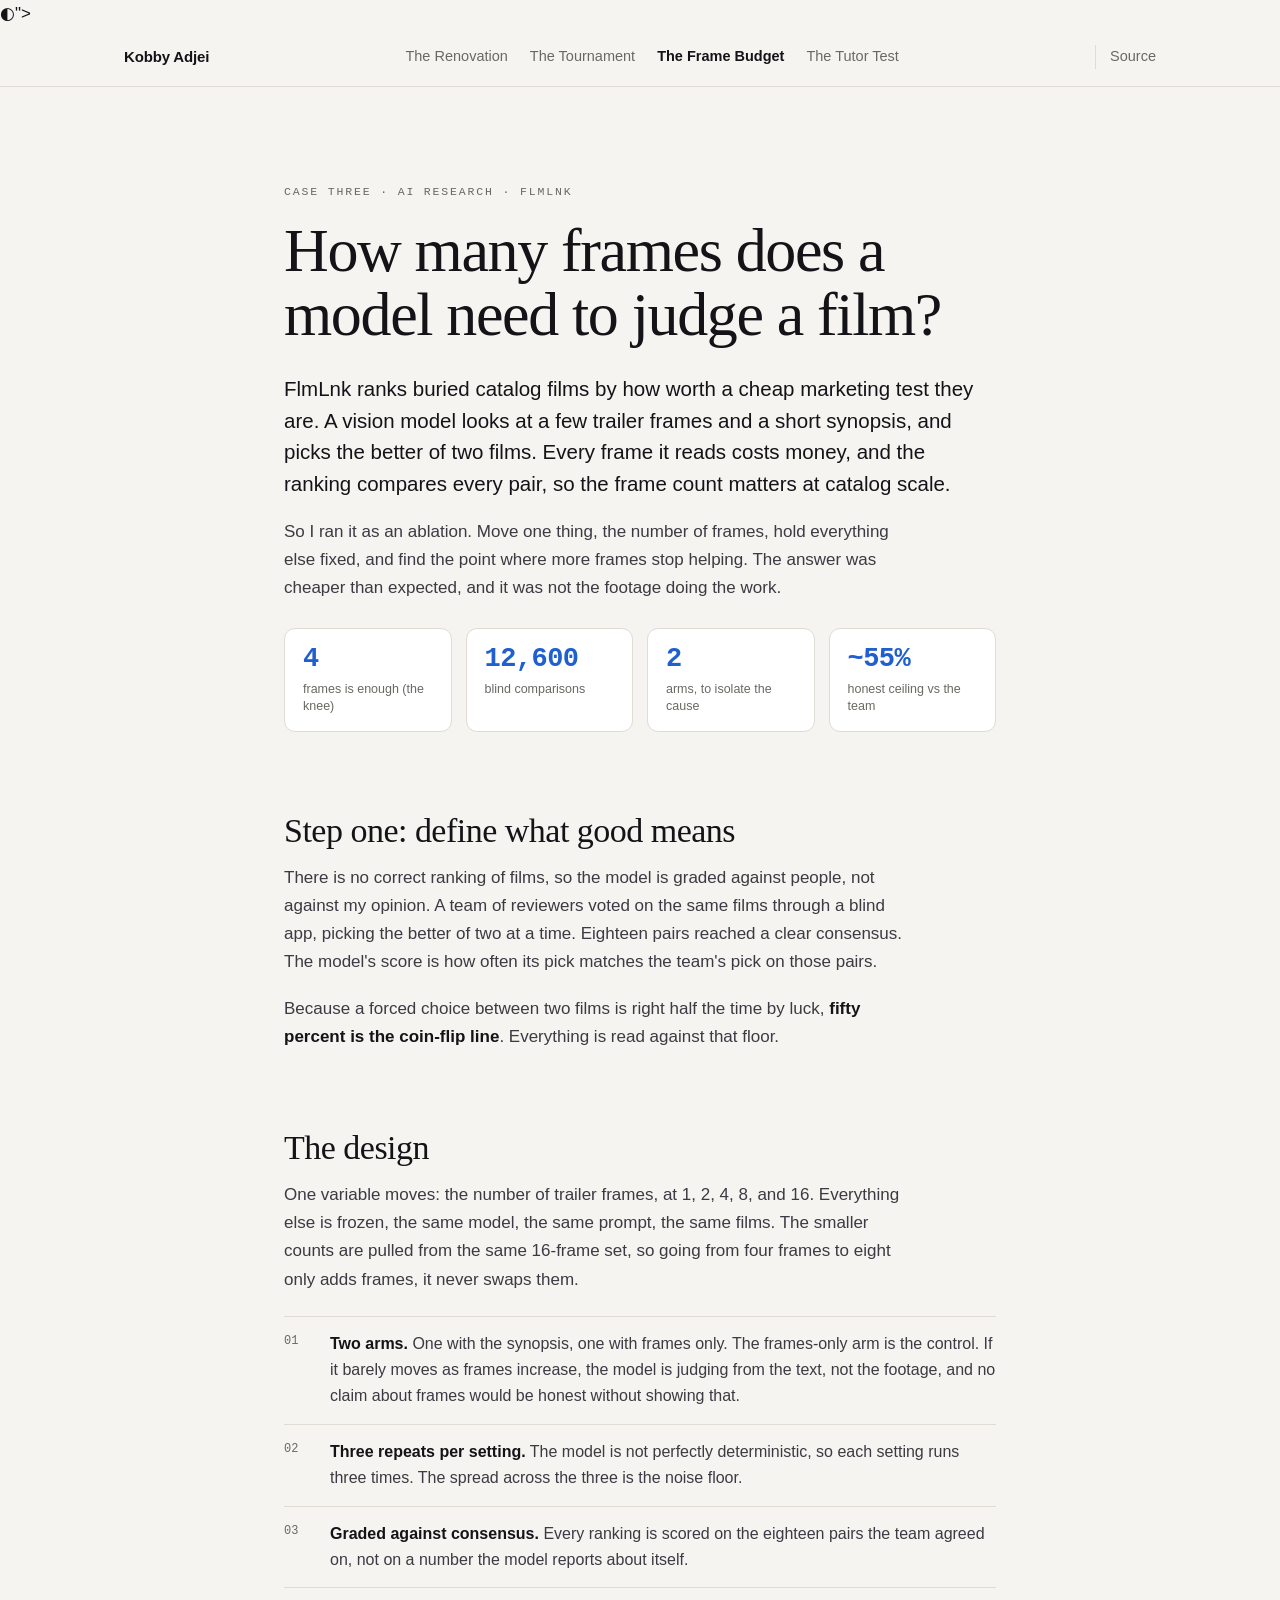
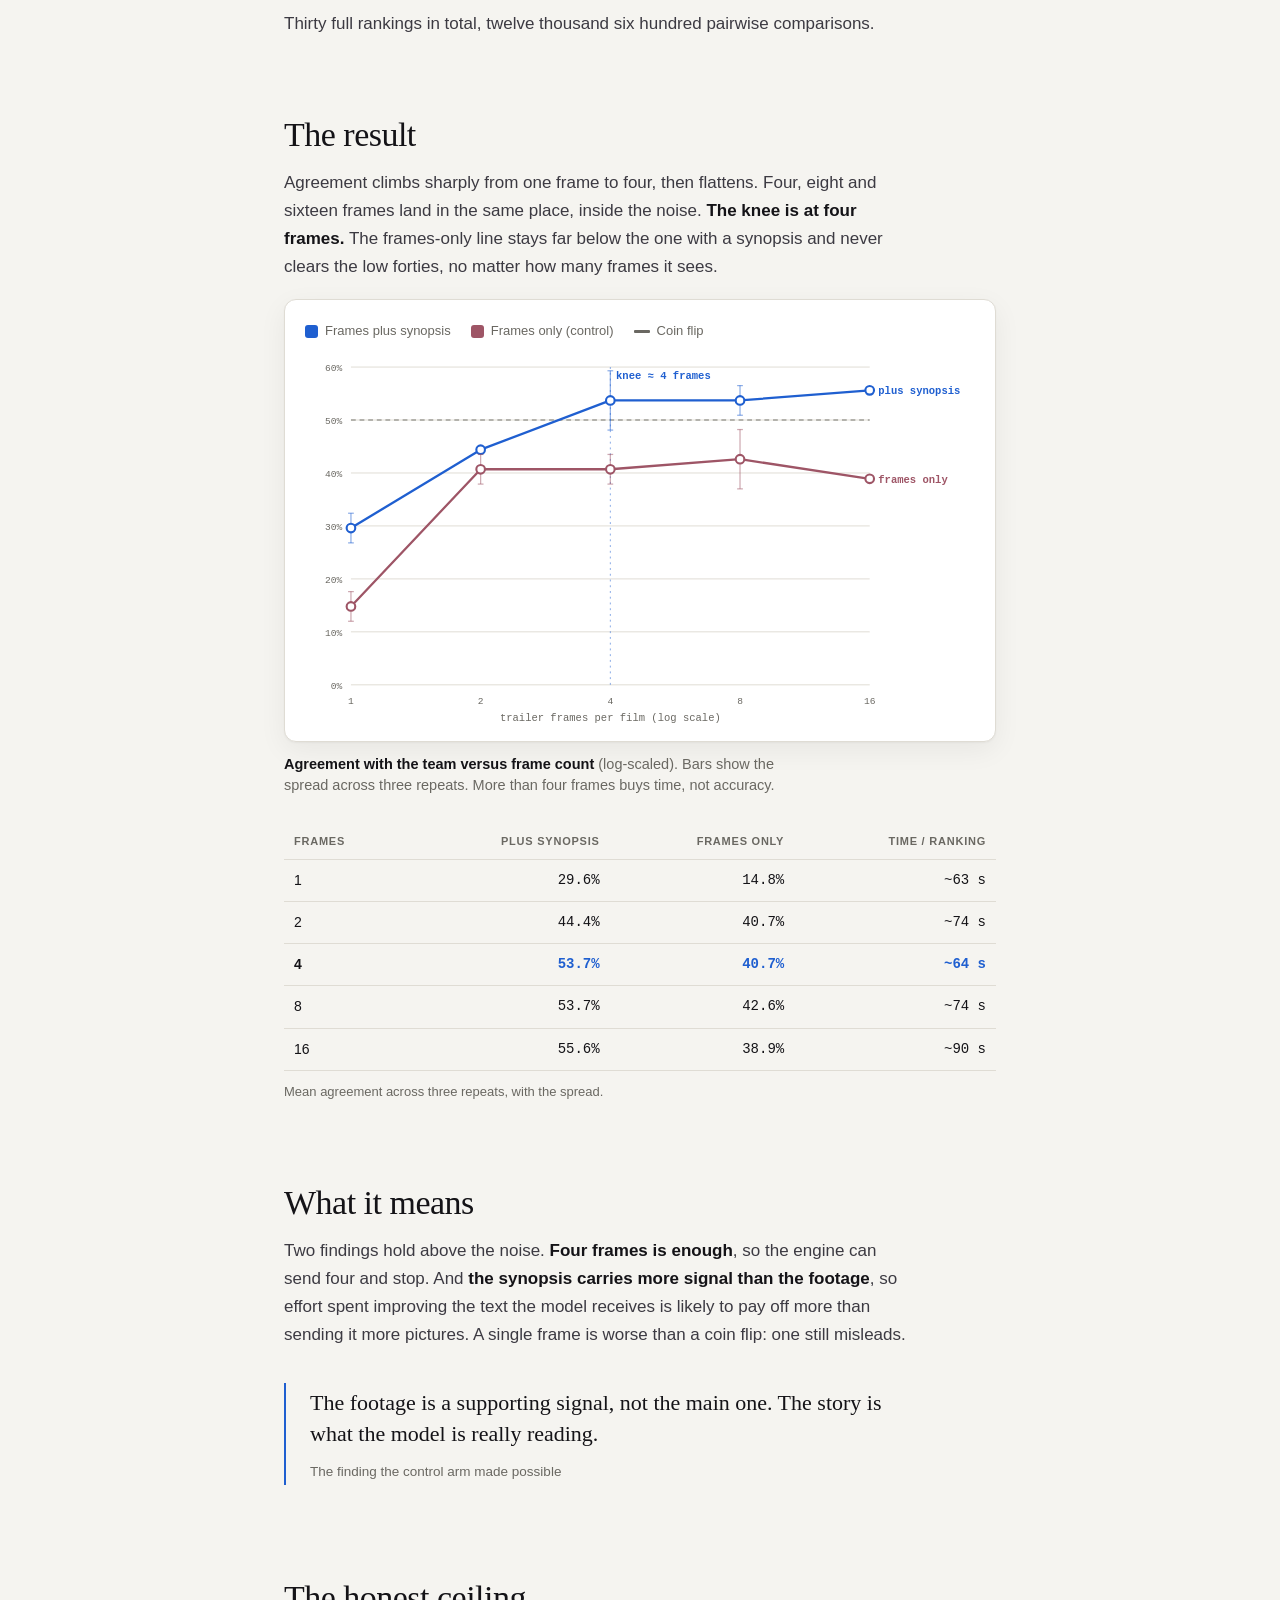
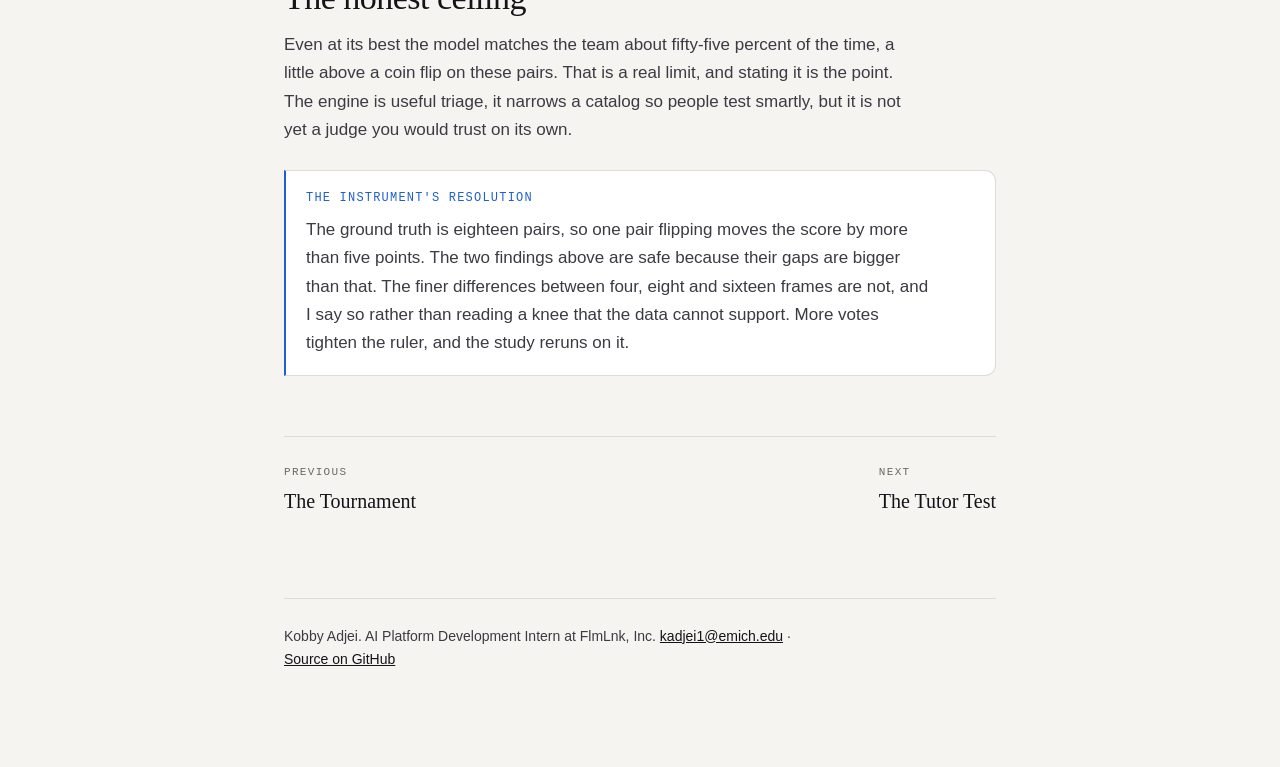
<file: frame-budget.html>
<!doctype html>
<html lang="en">
<head>
<meta charset="utf-8">
<meta name="viewport" content="width=device-width, initial-scale=1">
<title>The Frame Budget · Kobby Adjei</title>
<meta name="description" content="An ablation study: how many trailer frames does a vision model need to judge a film? Four frames is the knee, the synopsis carries more signal than the footage, measured against human consensus.">
<link rel="stylesheet" href="assets/site.2.css">
<link rel="icon" href="data:image/svg+xml,<svg xmlns='http://www.w3.org/2000/svg' viewBox='0 0 32 32'><circle cx='16' cy='16' r='15' fill='%23F4F2E9' stroke='%2324251F' stroke-width='1.4'/><path d='M16 1A15 15 0 0 1 16 31A7.5 7.5 0 0 1 16 16A7.5 7.5 0 0 0 16 1Z' fill='%2324251F'/><circle cx='16' cy='8.5' r='3' fill='%2324251F'/><circle cx='16' cy='23.5' r='3' fill='%23F4F2E9'/></svg>"><text y='26' font-size='26'>◐</text></svg>">
<style>
  img{max-width:100%;height:auto}
  .chartwrap{background:var(--panel);border:1px solid var(--rule);border-radius:12px;
    box-shadow:var(--shadow);padding:20px 20px 12px;margin:8px 0 0}
  .chartwrap svg{display:block;width:100%;height:auto}
  .legend{display:flex;gap:20px;flex-wrap:wrap;font-size:13px;color:var(--muted);margin:0 0 4px}
  .legend span{display:inline-flex;align-items:center;gap:7px}
  .sw{width:13px;height:13px;border-radius:3px;display:inline-block}
</style>
</head>
<body>

<nav class="mast"><div class="in">
  <a class="me" href="./">Kobby Adjei</a>
  <a href="renovation.html">The Renovation</a>
  <a href="tournament.html">The Tournament</a>
  <a class="here" href="frame-budget.html">The Frame Budget</a>
  <a href="tutor-test.html">The Tutor Test</a>
  <a class="src" href="https://github.com/Kobby-Adjei/kobby-adjei-portfolio" target="_blank" rel="noopener">Source</a>
</div></nav>

<div class="wrap">

<header class="hero">
  <div class="eyebrow">Case three · AI research · FlmLnk</div>
  <h1>How many frames does a model need to judge a film?</h1>
  <p class="lede" style="margin-top:26px">FlmLnk ranks buried catalog films by how worth a cheap marketing test they
  are. A vision model looks at a few trailer frames and a short synopsis, and picks the better of two films. Every
  frame it reads costs money, and the ranking compares every pair, so the frame count matters at catalog scale.</p>
  <p>So I ran it as an ablation. Move one thing, the number of frames, hold everything else fixed, and find the
  point where more frames stop helping. The answer was cheaper than expected, and it was not the footage doing the
  work.</p>

  <div class="stat-row">
    <div class="stat"><div class="n">4</div><div class="k">frames is enough (the knee)</div></div>
    <div class="stat"><div class="n">12,600</div><div class="k">blind comparisons</div></div>
    <div class="stat"><div class="n">2</div><div class="k">arms, to isolate the cause</div></div>
    <div class="stat"><div class="n">~55%</div><div class="k">honest ceiling vs the team</div></div>
  </div>
</header>

<section>
  <h2>Step one: define what good means</h2>
  <p>There is no correct ranking of films, so the model is graded against people, not against my opinion. A team of
  reviewers voted on the same films through a blind app, picking the better of two at a time. Eighteen pairs reached
  a clear consensus. The model's score is how often its pick matches the team's pick on those pairs.</p>
  <p>Because a forced choice between two films is right half the time by luck, <strong>fifty percent is the
  coin-flip line</strong>. Everything is read against that floor.</p>
</section>

<section>
  <h2>The design</h2>
  <p>One variable moves: the number of trailer frames, at 1, 2, 4, 8, and 16. Everything else is frozen, the same
  model, the same prompt, the same films. The smaller counts are pulled from the same 16-frame set, so going from
  four frames to eight only adds frames, it never swaps them.</p>
  <ol class="principles">
    <li><b>Two arms.</b> One with the synopsis, one with frames only. The frames-only arm is the control. If it
    barely moves as frames increase, the model is judging from the text, not the footage, and no claim about frames
    would be honest without showing that.</li>
    <li><b>Three repeats per setting.</b> The model is not perfectly deterministic, so each setting runs three times.
    The spread across the three is the noise floor.</li>
    <li><b>Graded against consensus.</b> Every ranking is scored on the eighteen pairs the team agreed on, not on a
    number the model reports about itself.</li>
  </ol>
  <p>Thirty full rankings in total, twelve thousand six hundred pairwise comparisons.</p>
</section>

<section>
  <h2>The result</h2>
  <p>Agreement climbs sharply from one frame to four, then flattens. Four, eight and sixteen frames land in the same
  place, inside the noise. <strong>The knee is at four frames.</strong> The frames-only line stays far below the one
  with a synopsis and never clears the low forties, no matter how many frames it sees.</p>

  <figure class="chartwrap" aria-label="Agreement versus frame count">
    <div class="legend">
      <span><span class="sw" id="sw1"></span>Frames plus synopsis</span>
      <span><span class="sw" id="sw2"></span>Frames only (control)</span>
      <span><span class="sw" id="sw3" style="height:3px;width:16px;border-radius:1px"></span>Coin flip</span>
    </div>
    <svg id="chart" viewBox="0 0 700 400" role="img"></svg>
  </figure>
  <figcaption><b>Agreement with the team versus frame count</b> (log-scaled). Bars show the spread across three
  repeats. More than four frames buys time, not accuracy.</figcaption>

  <div class="scroll" style="margin-top:26px">
    <table>
      <caption>Mean agreement across three repeats, with the spread.</caption>
      <thead><tr><th>Frames</th><th>Plus synopsis</th><th>Frames only</th><th>Time / ranking</th></tr></thead>
      <tbody>
        <tr><td>1</td><td>29.6%</td><td>14.8%</td><td>~63 s</td></tr>
        <tr><td>2</td><td>44.4%</td><td>40.7%</td><td>~74 s</td></tr>
        <tr class="win"><td>4</td><td>53.7%</td><td>40.7%</td><td>~64 s</td></tr>
        <tr><td>8</td><td>53.7%</td><td>42.6%</td><td>~74 s</td></tr>
        <tr><td>16</td><td>55.6%</td><td>38.9%</td><td>~90 s</td></tr>
      </tbody>
    </table>
  </div>
</section>

<section>
  <h2>What it means</h2>
  <p>Two findings hold above the noise. <strong>Four frames is enough</strong>, so the engine can send four and stop.
  And <strong>the synopsis carries more signal than the footage</strong>, so effort spent improving the text the
  model receives is likely to pay off more than sending it more pictures. A single frame is worse than a coin flip:
  one still misleads.</p>

  <blockquote>
    The footage is a supporting signal, not the main one. The story is what the model is really reading.
    <cite>The finding the control arm made possible</cite>
  </blockquote>
</section>

<section>
  <h2>The honest ceiling</h2>
  <p>Even at its best the model matches the team about fifty-five percent of the time, a little above a coin flip on
  these pairs. That is a real limit, and stating it is the point. The engine is useful triage, it narrows a catalog
  so people test smartly, but it is not yet a judge you would trust on its own.</p>
  <div class="callout">
    <div class="t">The instrument's resolution</div>
    <p>The ground truth is eighteen pairs, so one pair flipping moves the score by more than five points. The two
    findings above are safe because their gaps are bigger than that. The finer differences between four, eight and
    sixteen frames are not, and I say so rather than reading a knee that the data cannot support. More votes tighten
    the ruler, and the study reruns on it.</p>
  </div>
</section>

<div class="next">
  <a href="tournament.html"><span>Previous</span>The Tournament</a>
  <a href="tutor-test.html"><span>Next</span>The Tutor Test</a>
</div>

<footer>
  <p style="margin:0">Kobby Adjei. AI Platform Development Intern at FlmLnk, Inc.
  <a href="mailto:kadjei1@emich.edu">kadjei1@emich.edu</a> · <a href="https://github.com/Kobby-Adjei/kobby-adjei-portfolio" target="_blank" rel="noopener">Source on GitHub</a></p>
</footer>

</div>

<script>
(function(){
  const css=getComputedStyle(document.documentElement);
  const C={syn:css.getPropertyValue('--evidence').trim(), fr:css.getPropertyValue('--rose').trim(),
    chance:css.getPropertyValue('--muted').trim(), rule:css.getPropertyValue('--rule').trim(),
    muted:css.getPropertyValue('--muted').trim(), panel:css.getPropertyValue('--panel').trim(),
    ink:css.getPropertyValue('--ink').trim()};
  document.getElementById('sw1').style.background=C.syn;
  document.getElementById('sw2').style.background=C.fr;
  document.getElementById('sw3').style.background=C.chance;
  const data=[
    {c:C.syn,label:'plus synopsis',d:[[1,29.6,2.8],[2,44.4,0],[4,53.7,5.6],[8,53.7,2.8],[16,55.6,0]]},
    {c:C.fr, label:'frames only', d:[[1,14.8,2.8],[2,40.7,2.8],[4,40.7,2.8],[8,42.6,5.6],[16,38.9,0]]}
  ];
  const NS="http://www.w3.org/2000/svg", svg=document.getElementById('chart');
  const W=700,H=400,m={l:48,r:110,t:22,b:46}, xs=[1,2,4,8,16], ymax=60;
  const lx=v=>Math.log2(v), px=v=>m.l+(lx(v)/lx(16))*(W-m.l-m.r), py=v=>H-m.b-(v/ymax)*(H-m.t-m.b);
  const mono="var(--mono)";
  function el(t,a){const e=document.createElementNS(NS,t);for(const k in a)e.setAttribute(k,a[k]);return e;}
  function txt(x,y,s,a){a=a||{};const e=el("text",{x,y,fill:a.fill||C.muted,"font-size":a.fs||11,
    "text-anchor":a.anchor||"start","font-family":"ui-monospace,monospace","font-weight":a.fw||400});
    e.textContent=s;return e;}
  [0,10,20,30,40,50,60].forEach(t=>{
    svg.appendChild(el("line",{x1:m.l,y1:py(t),x2:W-m.r,y2:py(t),stroke:C.rule,"stroke-width":1}));
    svg.appendChild(txt(m.l-9,py(t)+4,t+"%",{anchor:"end",fill:C.muted,fs:10}));
  });
  // coin-flip line
  svg.appendChild(el("line",{x1:m.l,y1:py(50),x2:W-m.r,y2:py(50),stroke:C.chance,"stroke-width":1.5,"stroke-dasharray":"5 4","opacity":.6}));
  // knee marker
  svg.appendChild(el("line",{x1:px(4),y1:m.t,x2:px(4),y2:H-m.b,stroke:C.syn,"stroke-width":1,"stroke-dasharray":"2 4","opacity":.55}));
  svg.appendChild(txt(px(4)+6,m.t+13,"knee ≈ 4 frames",{fill:C.syn,fs:11,fw:600}));
  xs.forEach(v=>svg.appendChild(txt(px(v),H-m.b+20,v,{anchor:"middle",fill:C.muted,fs:10})));
  svg.appendChild(txt((m.l+W-m.r)/2,H-8,"trailer frames per film (log scale)",{anchor:"middle",fill:C.muted,fs:11}));
  data.forEach(s=>{
    svg.appendChild(el("polyline",{points:s.d.map(p=>`${px(p[0])},${py(p[1])}`).join(" "),fill:"none",
      stroke:s.c,"stroke-width":2.4,"stroke-linejoin":"round","stroke-linecap":"round"}));
    s.d.forEach(p=>{
      if(p[2]){
        svg.appendChild(el("line",{x1:px(p[0]),y1:py(p[1]-p[2]),x2:px(p[0]),y2:py(p[1]+p[2]),stroke:s.c,"stroke-width":1.3,opacity:.5}));
        [p[1]-p[2],p[1]+p[2]].forEach(y=>svg.appendChild(el("line",{x1:px(p[0])-3,y1:py(y),x2:px(p[0])+3,y2:py(y),stroke:s.c,"stroke-width":1.3,opacity:.5})));
      }
      svg.appendChild(el("circle",{cx:px(p[0]),cy:py(p[1]),r:4.5,fill:C.panel,stroke:s.c,"stroke-width":2.2}));
    });
    const last=s.d[s.d.length-1];
    svg.appendChild(txt(px(last[0])+9,py(last[1])+4,s.label,{fill:s.c,fs:11,fw:600}));
  });
})();
</script>
</body>
</html>
</file>
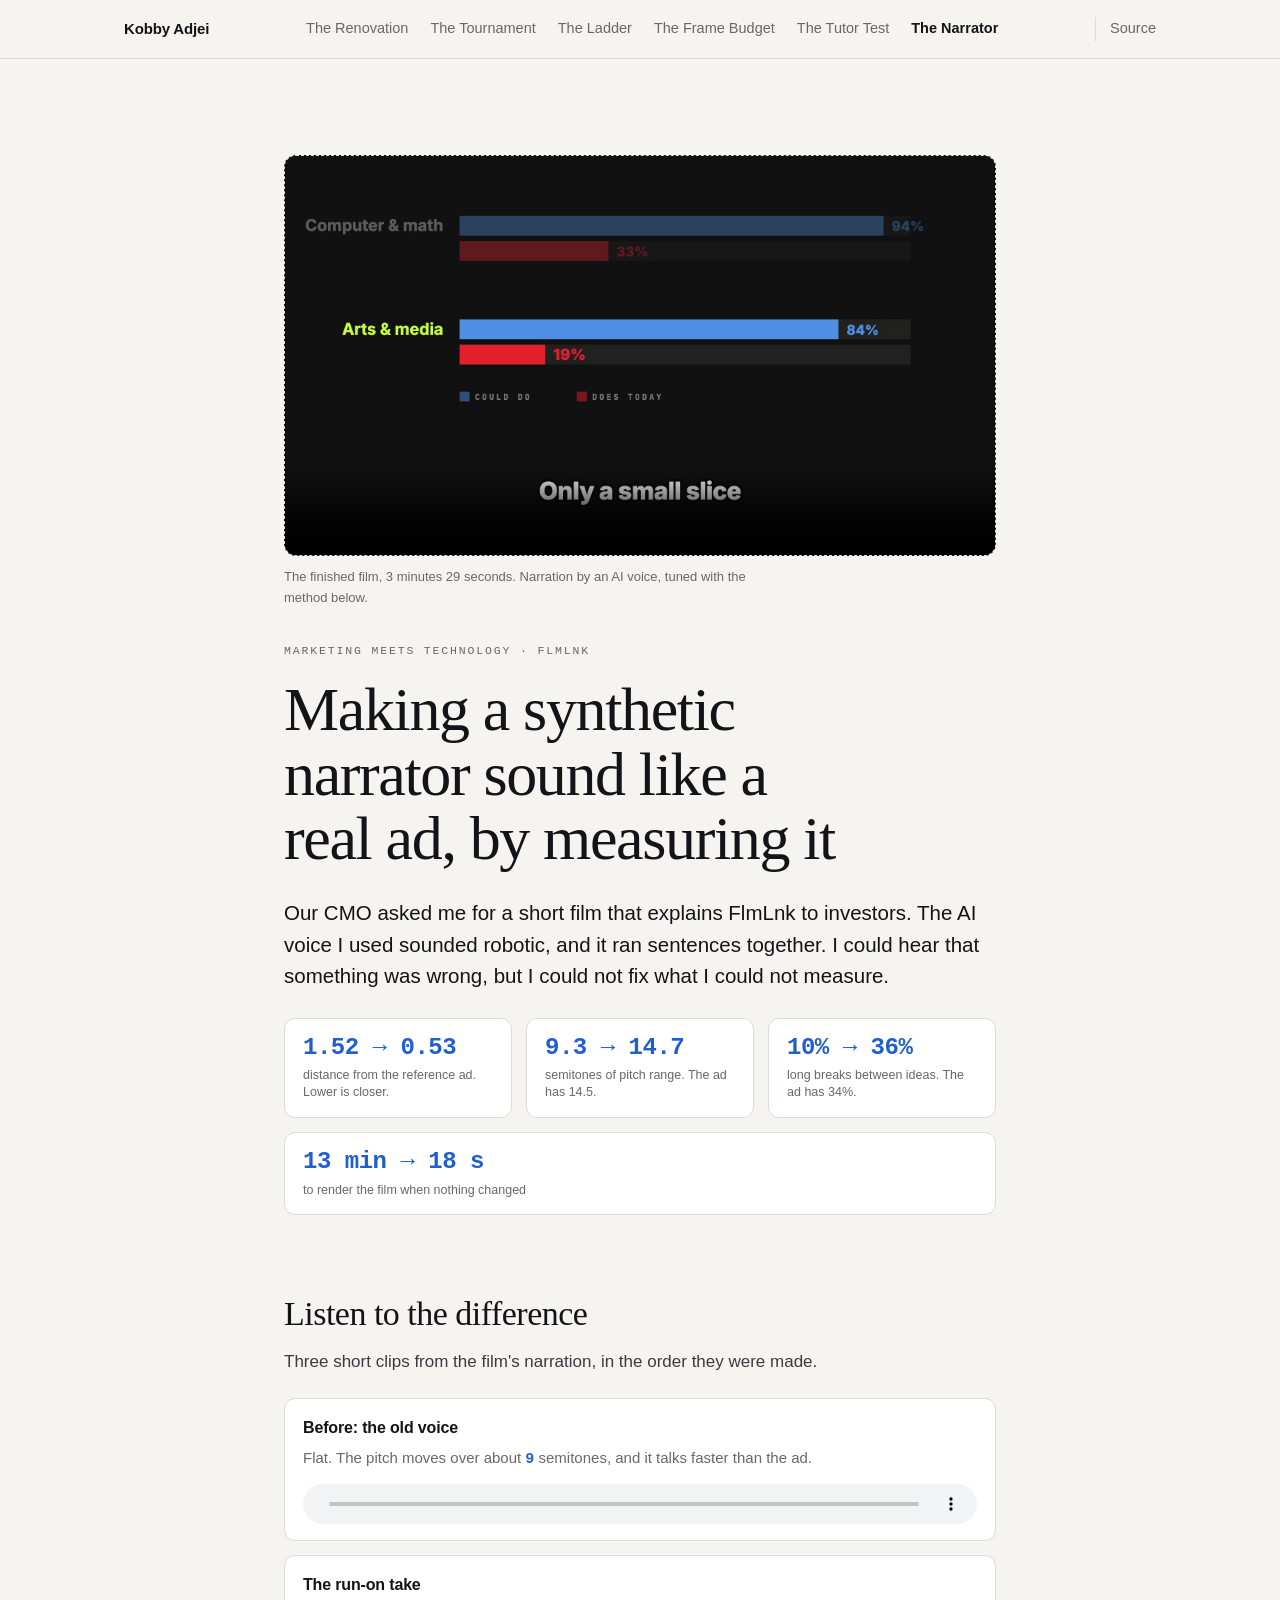
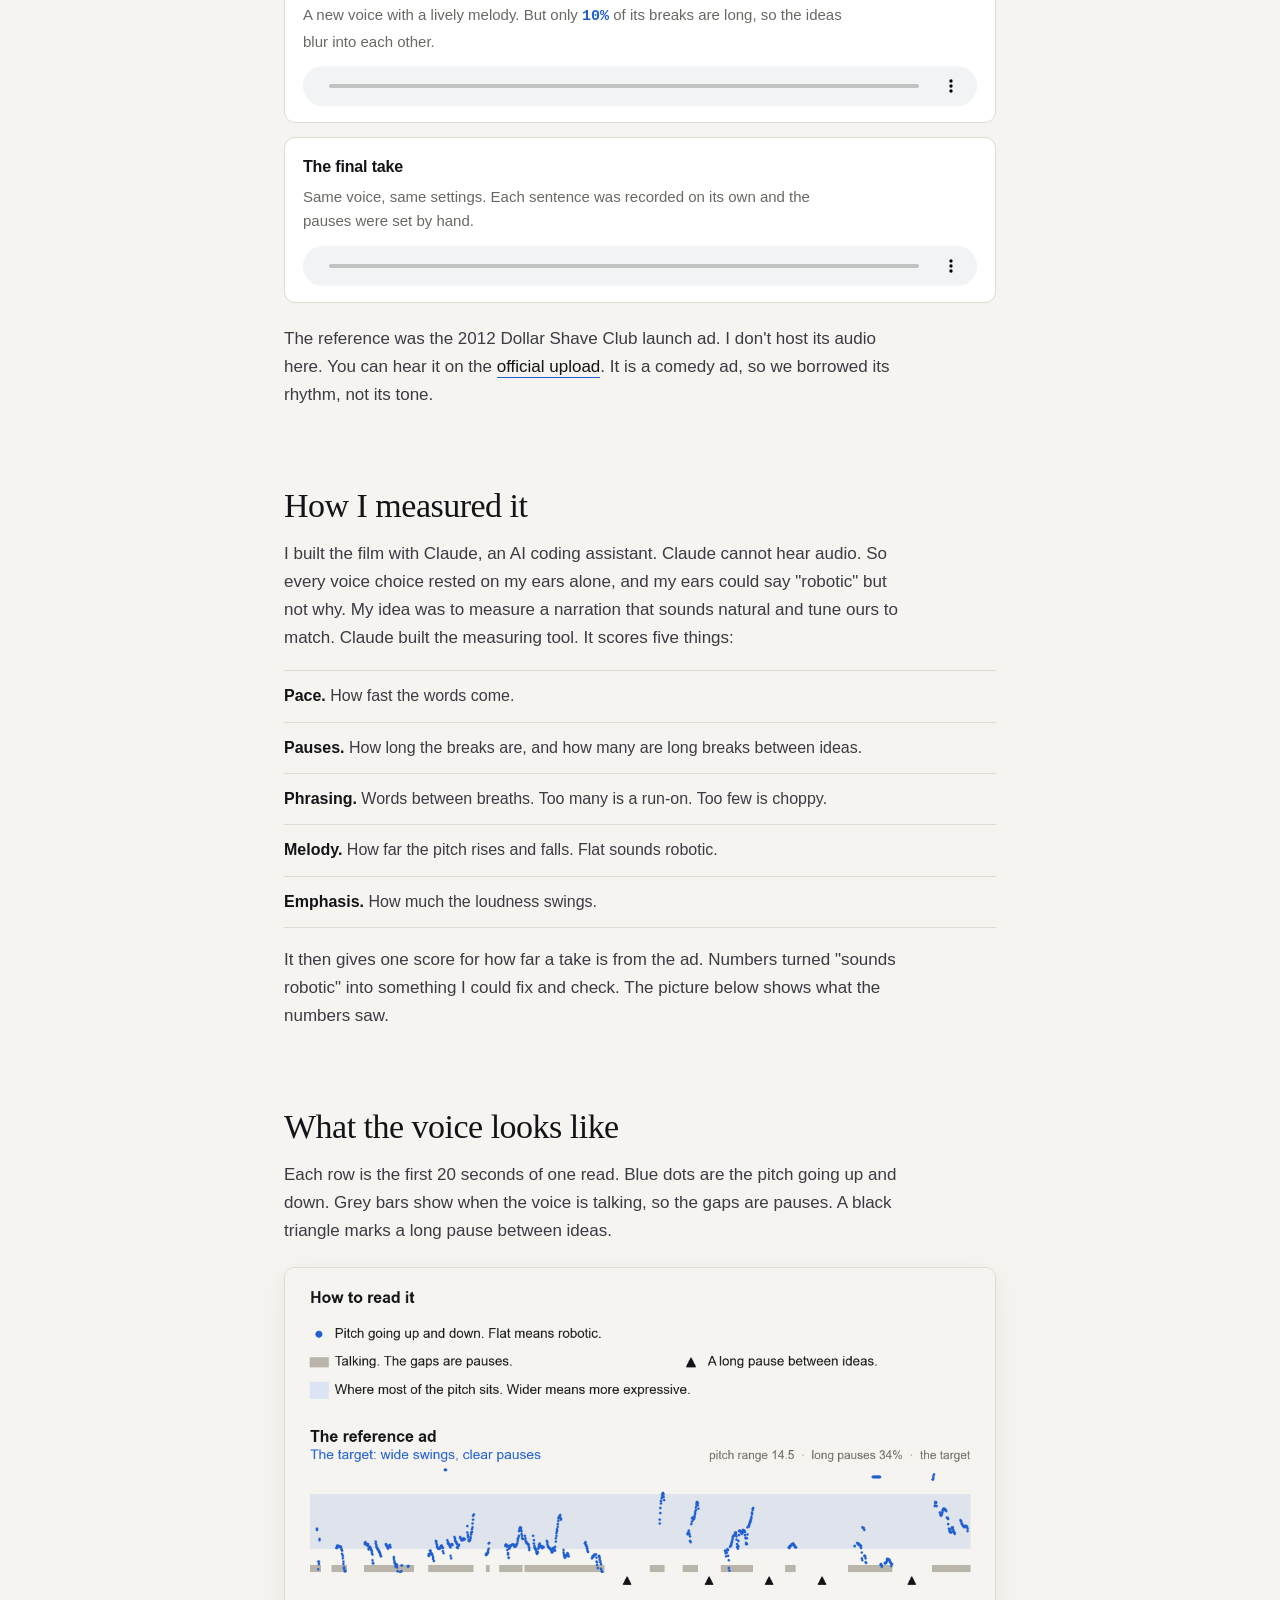
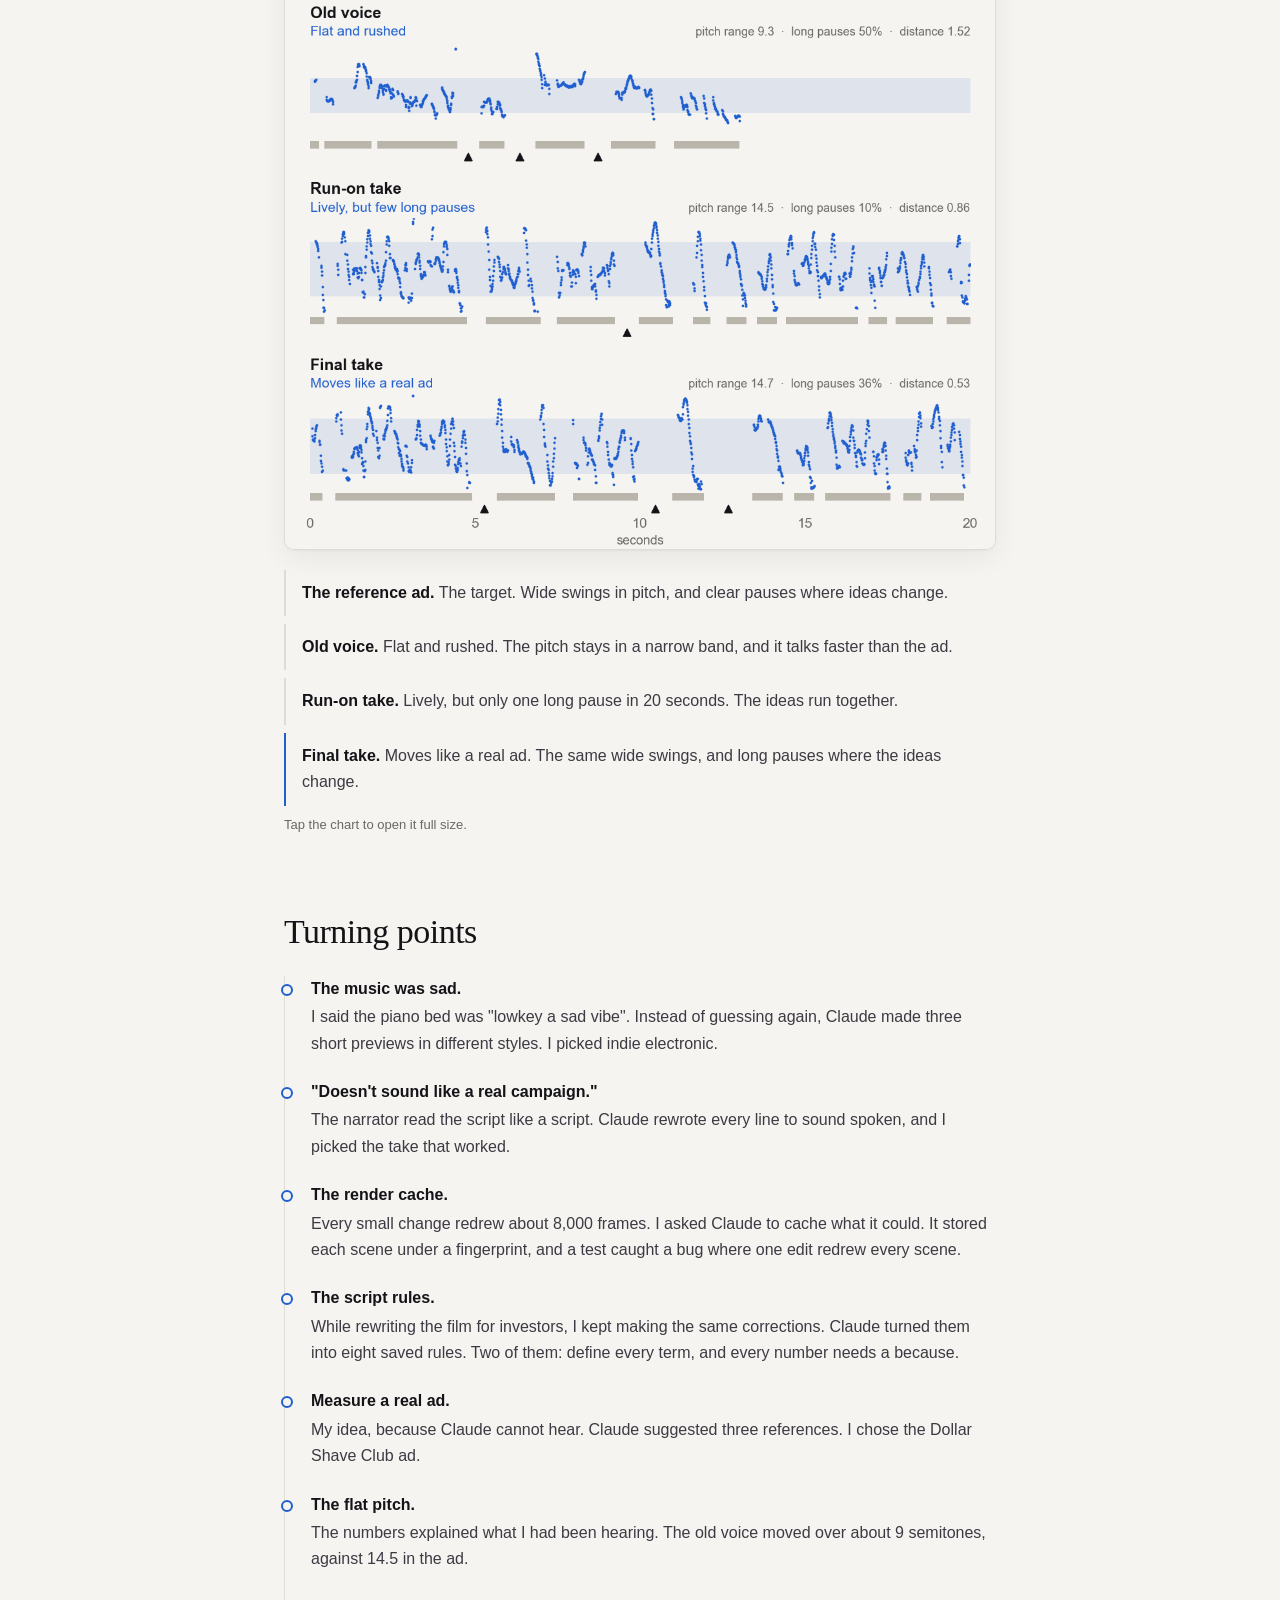
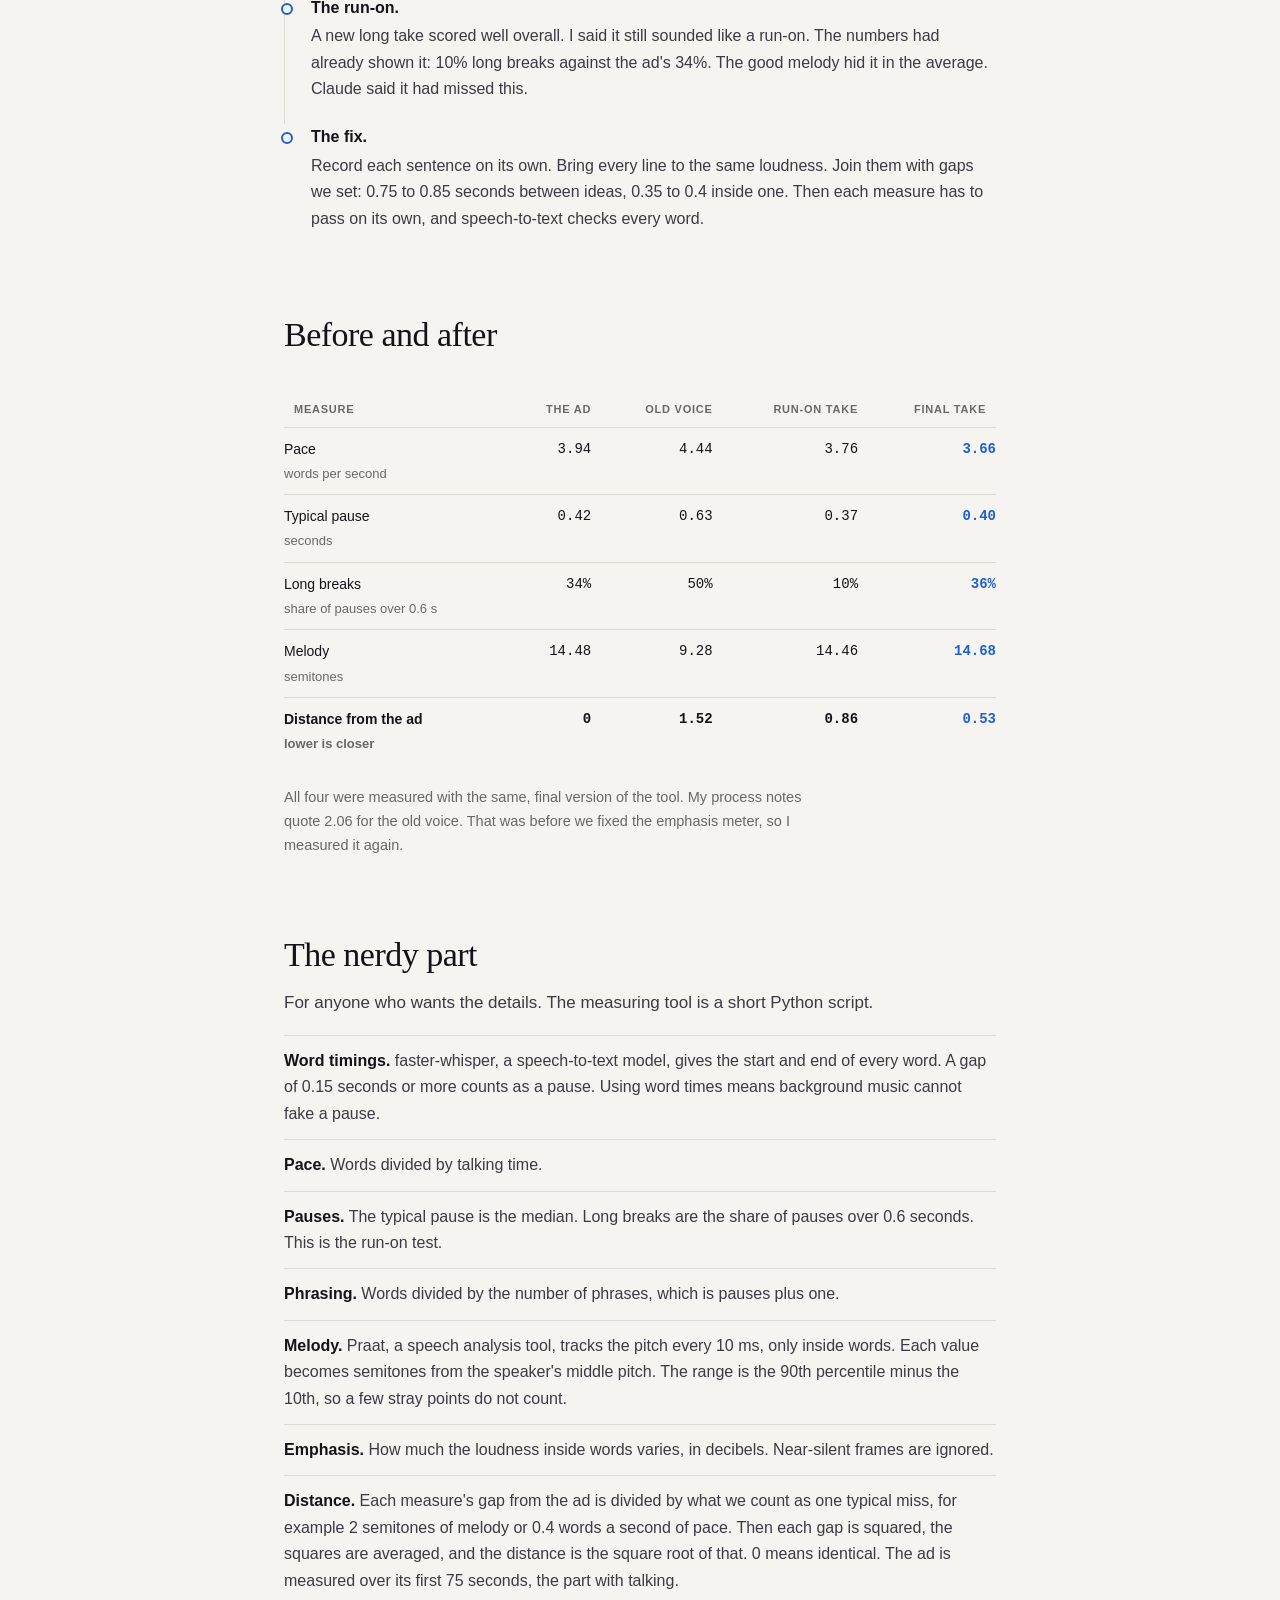
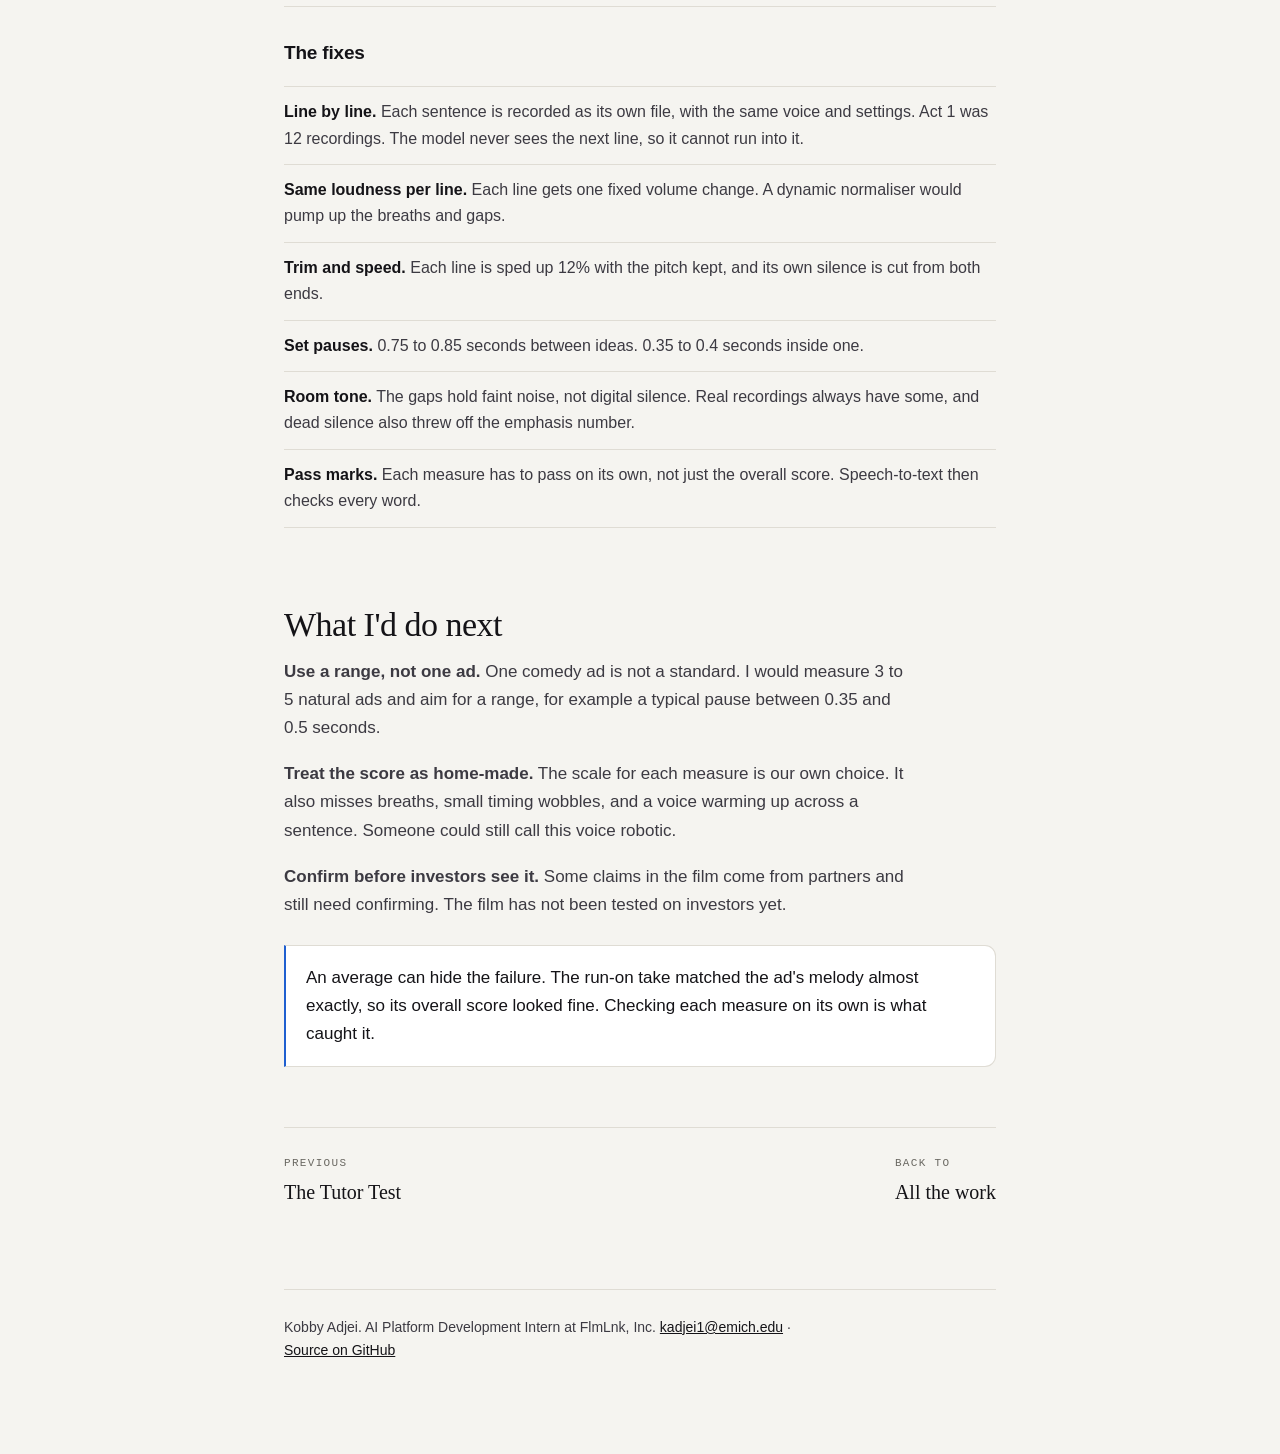
<file: investor-film.html>
<!doctype html>
<html lang="en">
<head>
<meta charset="utf-8">
<meta name="viewport" content="width=device-width, initial-scale=1">
<title>The Narrator · Kobby Adjei</title>
<meta name="description" content="Making FlmLnk's investor film, and tuning its synthetic narrator against a real ad by measuring pace, pauses, phrasing, melody and emphasis.">
<link rel="stylesheet" href="assets/site.2.css">
<link rel="icon" href="data:image/svg+xml,<svg xmlns='http://www.w3.org/2000/svg' viewBox='0 0 32 32'><circle cx='16' cy='16' r='15' fill='%23F4F2E9' stroke='%2324251F' stroke-width='1.4'/><path d='M16 1A15 15 0 0 1 16 31A7.5 7.5 0 0 1 16 16A7.5 7.5 0 0 0 16 1Z' fill='%2324251F'/><circle cx='16' cy='8.5' r='3' fill='%2324251F'/><circle cx='16' cy='23.5' r='3' fill='%23F4F2E9'/></svg>">
<style>
  img{max-width:100%;height:auto}
  .film{position:relative;width:100%;aspect-ratio:16/9;margin:0;border-radius:12px;overflow:hidden;
    background:var(--sunk);border:1px dashed var(--rule);display:flex;align-items:center;justify-content:center}
  .film p{margin:0;font-family:var(--mono);font-size:12px;letter-spacing:.12em;text-transform:uppercase;color:var(--muted)}
  .film-note{font-size:13px;color:var(--muted);margin:10px 0 34px}
  .clips{display:grid;gap:14px;margin:22px 0 0}
  .clip{border:1px solid var(--rule);border-radius:11px;background:var(--panel);padding:16px 18px}
  .clip h3{font-size:16px;margin:0 0 4px}
  .clip p{font-size:15px;margin:0 0 12px;color:var(--muted)}
  .clip audio{display:block;width:100%;height:40px}
  .clip .num{font-family:var(--mono);color:var(--evidence);font-weight:600;font-variant-numeric:tabular-nums}
  .math{width:100%;border-collapse:collapse;margin:14px 0 0;font-variant-numeric:tabular-nums}
  .math th{text-align:right}
  .math th:first-child{text-align:left}
  .math td{padding:10px 10px;border-bottom:1px solid var(--rule);vertical-align:top}
  .math td:first-child{padding-left:0}
  .math td:last-child{padding-right:0}
  .math tr.total td{font-weight:600;border-bottom:0}
  .math td.on{color:var(--evidence);font-weight:600}
  .math small{display:block;color:var(--muted);font-size:13px;margin-top:2px;font-family:var(--sans);white-space:normal}
  .measures{list-style:none;padding:0;margin:18px 0}
  .measures li{padding:12px 0;border-top:1px solid var(--rule);color:var(--ink-2);font-size:16px}
  .measures li:last-child{border-bottom:1px solid var(--rule)}
  .measures b{color:var(--ink)}
  .stat{flex-basis:200px}
  .chart{margin:22px 0 0}
  .chart a{display:block}
  .chart img{display:block;width:100%;height:auto;border-radius:10px;border:1px solid var(--rule);box-shadow:var(--shadow)}
  .rows{list-style:none;padding:0;margin:20px 0 0}
  .rows li{padding:10px 0 10px 16px;border-left:2px solid var(--rule);margin:0 0 8px;color:var(--ink-2);font-size:16px}
  .rows li:last-child{border-left-color:var(--evidence)}
  .rows b{color:var(--ink)}
  .small-note{font-size:13px;color:var(--muted);margin-top:6px}
  .measures + h3{margin-top:30px}
  .stat .n{font-size:24px}
  @media(max-width:600px){.film{aspect-ratio:16/11}}
</style>
</head>
<body>

<nav class="mast"><div class="in">
  <a class="me" href="./">Kobby Adjei</a>
  <a href="renovation.html">The Renovation</a>
  <a href="tournament.html">The Tournament</a>
  <a href="the-ladder.html">The Ladder</a>
  <a href="frame-budget.html">The Frame Budget</a>
  <a href="tutor-test.html">The Tutor Test</a>
  <a class="here" href="investor-film.html">The Narrator</a>
  <a class="src" href="https://github.com/Kobby-Adjei/kobby-adjei-portfolio" target="_blank" rel="noopener">Source</a>
</div></nav>

<div class="wrap">

<header class="hero">
  <figure class="film" aria-label="The finished investor film" style="padding:0;background:#111;overflow:hidden">
    <video controls preload="metadata" playsinline poster="assets/investor-film/film-poster.jpg" style="display:block;width:100%;height:auto">
      <source src="assets/investor-film/film.mp4" type="video/mp4">
    </video>
  </figure>
  <p class="film-note">The finished film, 3 minutes 29 seconds. Narration by an AI voice, tuned with the method below.</p>
  <div class="eyebrow">Marketing meets technology · FlmLnk</div>
  <h1>Making a synthetic narrator sound like a real ad, by measuring it</h1>
  <p class="lede" style="margin-top:26px">Our CMO asked me for a short film that explains FlmLnk to investors. The
  AI voice I used sounded robotic, and it ran sentences together. I could hear that something was wrong, but I
  could not fix what I could not measure.</p>
  <div class="stat-row">
    <div class="stat"><div class="n">1.52 → 0.53</div><div class="k">distance from the reference ad. Lower is closer.</div></div>
    <div class="stat"><div class="n">9.3 → 14.7</div><div class="k">semitones of pitch range. The ad has 14.5.</div></div>
    <div class="stat"><div class="n">10% → 36%</div><div class="k">long breaks between ideas. The ad has 34%.</div></div>
    <div class="stat"><div class="n">13 min → 18 s</div><div class="k">to render the film when nothing changed</div></div>
  </div>
</header>

<section>
  <h2>Listen to the difference</h2>
  <p>Three short clips from the film's narration, in the order they were made.</p>
  <div class="clips">
    <div class="clip">
      <h3>Before: the old voice</h3>
      <p>Flat. The pitch moves over about <span class="num">9</span> semitones, and it talks faster than the ad.</p>
      <audio controls preload="none" src="assets/investor-film/before-first-voice.mp3"></audio>
    </div>
    <div class="clip">
      <h3>The run-on take</h3>
      <p>A new voice with a lively melody. But only <span class="num">10%</span> of its breaks are long, so the
      ideas blur into each other.</p>
      <audio controls preload="none" src="assets/investor-film/run-on-take.mp3"></audio>
    </div>
    <div class="clip">
      <h3>The final take</h3>
      <p>Same voice, same settings. Each sentence was recorded on its own and the pauses were set by hand.</p>
      <audio controls preload="none" src="assets/investor-film/final-read.mp3"></audio>
    </div>
  </div>
  <p style="margin-top:22px">The reference was the 2012 Dollar Shave Club launch ad. I don't host its audio here.
  You can hear it on the <a class="link" href="https://www.youtube.com/watch?v=ZUG9qYTJMsI" target="_blank" rel="noopener">official
  upload</a>. It is a comedy ad, so we borrowed its rhythm, not its tone.</p>
</section>

<section>
  <h2>How I measured it</h2>
  <p>I built the film with Claude, an AI coding assistant. Claude cannot hear audio. So every voice choice rested
  on my ears alone, and my ears could say "robotic" but not why. My idea was to measure a narration that sounds
  natural and tune ours to match. Claude built the measuring tool. It scores five things:</p>
  <ul class="measures">
    <li><b>Pace.</b> How fast the words come.</li>
    <li><b>Pauses.</b> How long the breaks are, and how many are long breaks between ideas.</li>
    <li><b>Phrasing.</b> Words between breaths. Too many is a run-on. Too few is choppy.</li>
    <li><b>Melody.</b> How far the pitch rises and falls. Flat sounds robotic.</li>
    <li><b>Emphasis.</b> How much the loudness swings.</li>
  </ul>
  <p>It then gives one score for how far a take is from the ad. Numbers turned "sounds robotic" into something I
  could fix and check. The picture below shows what the numbers saw.</p>
</section>

<section>
  <h2>What the voice looks like</h2>
  <p>Each row is the first 20 seconds of one read. Blue dots are the pitch going up and down. Grey bars show when
  the voice is talking, so the gaps are pauses. A black triangle marks a long pause between ideas.</p>
  <figure class="chart">
    <a href="assets/investor-film/prosody.png" target="_blank" rel="noopener"><img src="assets/investor-film/prosody.png" alt="Pitch chart of four reads, 20 seconds each. The reference ad swings widely and has five long pauses. The old voice stays in a narrow band. The run-on take swings widely but has one long pause. The final take swings widely and has three long pauses, like the ad." width="1100" height="1364" loading="lazy"></a>
  </figure>
  <ul class="rows">
    <li><b>The reference ad.</b> The target. Wide swings in pitch, and clear pauses where ideas change.</li>
    <li><b>Old voice.</b> Flat and rushed. The pitch stays in a narrow band, and it talks faster than the ad.</li>
    <li><b>Run-on take.</b> Lively, but only one long pause in 20 seconds. The ideas run together.</li>
    <li><b>Final take.</b> Moves like a real ad. The same wide swings, and long pauses where the ideas change.</li>
  </ul>
  <p class="small-note">Tap the chart to open it full size.</p>
</section>

<section>
  <h2>Turning points</h2>
  <ol class="timeline">
    <li><b>The music was sad.</b> I said the piano bed was "lowkey a sad vibe". Instead of guessing again, Claude
    made three short previews in different styles. I picked indie electronic.</li>
    <li><b>"Doesn't sound like a real campaign."</b> The narrator read the script like a script. Claude rewrote
    every line to sound spoken, and I picked the take that worked.</li>
    <li><b>The render cache.</b> Every small change redrew about 8,000 frames. I asked Claude to cache what it
    could. It stored each scene under a fingerprint, and a test caught a bug where one edit redrew every scene.</li>
    <li><b>The script rules.</b> While rewriting the film for investors, I kept making the same corrections. Claude
    turned them into eight saved rules. Two of them: define every term, and every number needs a because.</li>
    <li><b>Measure a real ad.</b> My idea, because Claude cannot hear. Claude suggested three references. I chose
    the Dollar Shave Club ad.</li>
    <li><b>The flat pitch.</b> The numbers explained what I had been hearing. The old voice moved over about 9
    semitones, against 14.5 in the ad.</li>
    <li><b>The run-on.</b> A new long take scored well overall. I said it still sounded like a run-on. The numbers
    had already shown it: 10% long breaks against the ad's 34%. The good melody hid it in the average. Claude said
    it had missed this.</li>
    <li><b>The fix.</b> Record each sentence on its own. Bring every line to the same loudness. Join them with
    gaps we set: 0.75 to 0.85 seconds between ideas, 0.35 to 0.4 inside one. Then each measure has to pass on its
    own, and speech-to-text checks every word.</li>
  </ol>
</section>

<section>
  <h2>Before and after</h2>
  <div class="scroll">
  <table class="math" aria-label="Narration measures for the ad and three takes">
    <thead><tr><th>Measure</th><th>The ad</th><th>Old voice</th><th>Run-on take</th><th>Final take</th></tr></thead>
    <tbody>
    <tr><td>Pace<small>words per second</small></td><td>3.94</td><td>4.44</td><td>3.76</td><td class="on">3.66</td></tr>
    <tr><td>Typical pause<small>seconds</small></td><td>0.42</td><td>0.63</td><td>0.37</td><td class="on">0.40</td></tr>
    <tr><td>Long breaks<small>share of pauses over 0.6&nbsp;s</small></td><td>34%</td><td>50%</td><td>10%</td><td class="on">36%</td></tr>
    <tr><td>Melody<small>semitones</small></td><td>14.48</td><td>9.28</td><td>14.46</td><td class="on">14.68</td></tr>
    <tr class="total"><td>Distance from the ad<small>lower is closer</small></td><td>0</td><td>1.52</td><td>0.86</td><td class="on">0.53</td></tr>
    </tbody>
  </table>
  </div>
  <p style="margin-top:16px;font-size:14.5px;color:var(--muted)">All four were measured with the same, final
  version of the tool. My process notes quote 2.06 for the old voice. That was before we fixed the emphasis
  meter, so I measured it again.</p>
</section>

<section>
  <h2>The nerdy part</h2>
  <p>For anyone who wants the details. The measuring tool is a short Python script.</p>
  <ul class="measures">
    <li><b>Word timings.</b> faster-whisper, a speech-to-text model, gives the start and end of every word. A gap of
    0.15 seconds or more counts as a pause. Using word times means background music cannot fake a pause.</li>
    <li><b>Pace.</b> Words divided by talking time.</li>
    <li><b>Pauses.</b> The typical pause is the median. Long breaks are the share of pauses over 0.6&nbsp;seconds. This
    is the run-on test.</li>
    <li><b>Phrasing.</b> Words divided by the number of phrases, which is pauses plus one.</li>
    <li><b>Melody.</b> Praat, a speech analysis tool, tracks the pitch every 10 ms, only inside words. Each value
    becomes semitones from the speaker's middle pitch. The range is the 90th percentile minus the 10th, so a few
    stray points do not count.</li>
    <li><b>Emphasis.</b> How much the loudness inside words varies, in decibels. Near-silent frames are ignored.</li>
    <li><b>Distance.</b> Each measure's gap from the ad is divided by what we count as one typical miss, for
    example 2 semitones of melody or 0.4 words a second of pace. Then each gap is squared, the squares are averaged,
    and the distance is the square root of that. 0 means identical. The ad is measured over its first 75 seconds, the part with talking.</li>
  </ul>
  <h3>The fixes</h3>
  <ul class="measures">
    <li><b>Line by line.</b> Each sentence is recorded as its own file, with the same voice and settings. Act 1 was
    12 recordings. The model never sees the next line, so it cannot run into it.</li>
    <li><b>Same loudness per line.</b> Each line gets one fixed volume change. A dynamic normaliser would pump up
    the breaths and gaps.</li>
    <li><b>Trim and speed.</b> Each line is sped up 12% with the pitch kept, and its own silence is cut from both
    ends.</li>
    <li><b>Set pauses.</b> 0.75 to 0.85 seconds between ideas. 0.35 to 0.4 seconds inside one.</li>
    <li><b>Room tone.</b> The gaps hold faint noise, not digital silence. Real recordings always have some, and
    dead silence also threw off the emphasis number.</li>
    <li><b>Pass marks.</b> Each measure has to pass on its own, not just the overall score. Speech-to-text then
    checks every word.</li>
  </ul>
</section>

<section>
  <h2>What I'd do next</h2>
  <p><b>Use a range, not one ad.</b> One comedy ad is not a standard. I would measure 3 to 5 natural ads and aim
  for a range, for example a typical pause between 0.35 and 0.5 seconds.</p>
  <p><b>Treat the score as home-made.</b> The scale for each measure is our own choice. It also misses breaths,
  small timing wobbles, and a voice warming up across a sentence. Someone could still call this voice robotic.</p>
  <p><b>Confirm before investors see it.</b> Some claims in the film come from partners and still need
  confirming. The film has not been tested on investors yet.</p>
</section>

<div class="callout">An average can hide the failure. The run-on take matched the ad's melody almost exactly, so
its overall score looked fine. Checking each measure on its own is what caught it.</div>


<div class="next">
  <a href="tutor-test.html"><span>Previous</span>The Tutor Test</a>
  <a href="./"><span>Back to</span>All the work</a>
</div>

<footer>
  <p style="margin:0">Kobby Adjei. AI Platform Development Intern at FlmLnk, Inc.
  <a href="mailto:kadjei1@emich.edu">kadjei1@emich.edu</a> · <a href="https://github.com/Kobby-Adjei/kobby-adjei-portfolio" target="_blank" rel="noopener">Source on GitHub</a></p>
</footer>

</div>
</body>
</html>
</file>
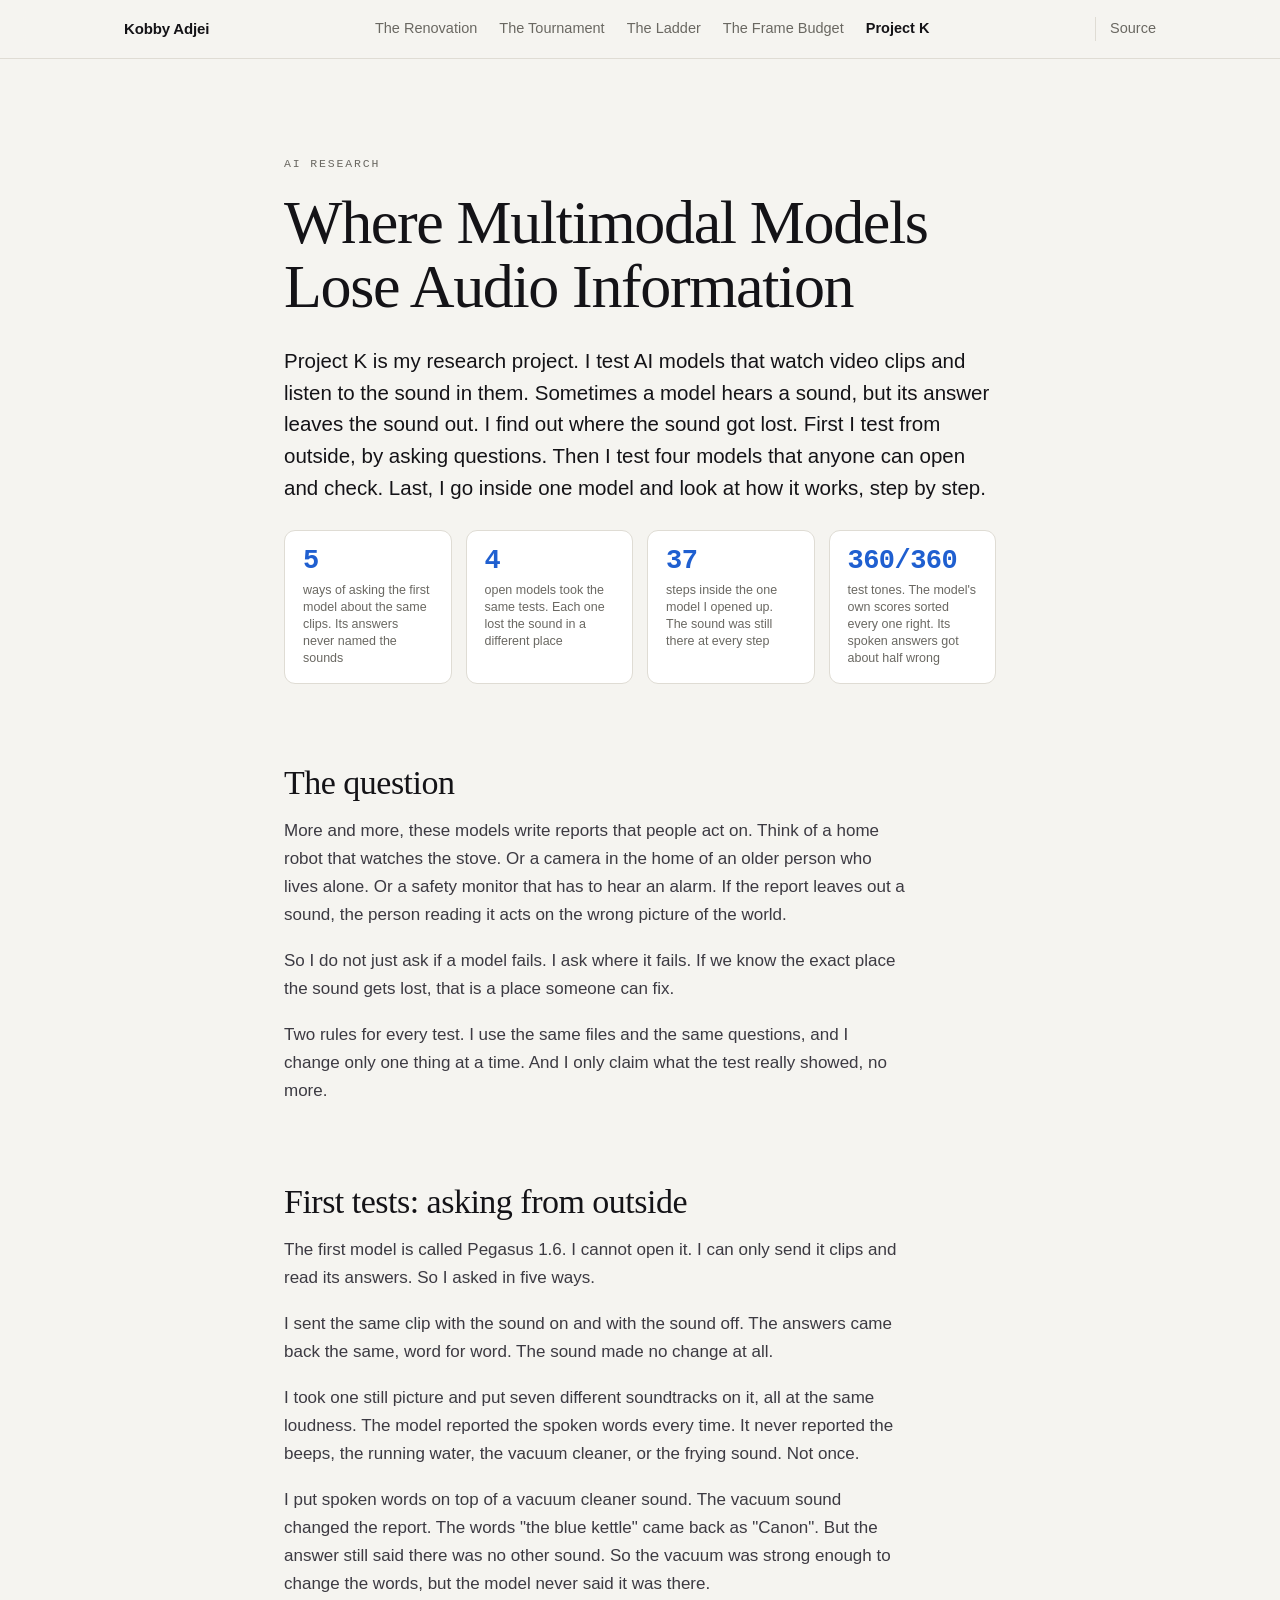
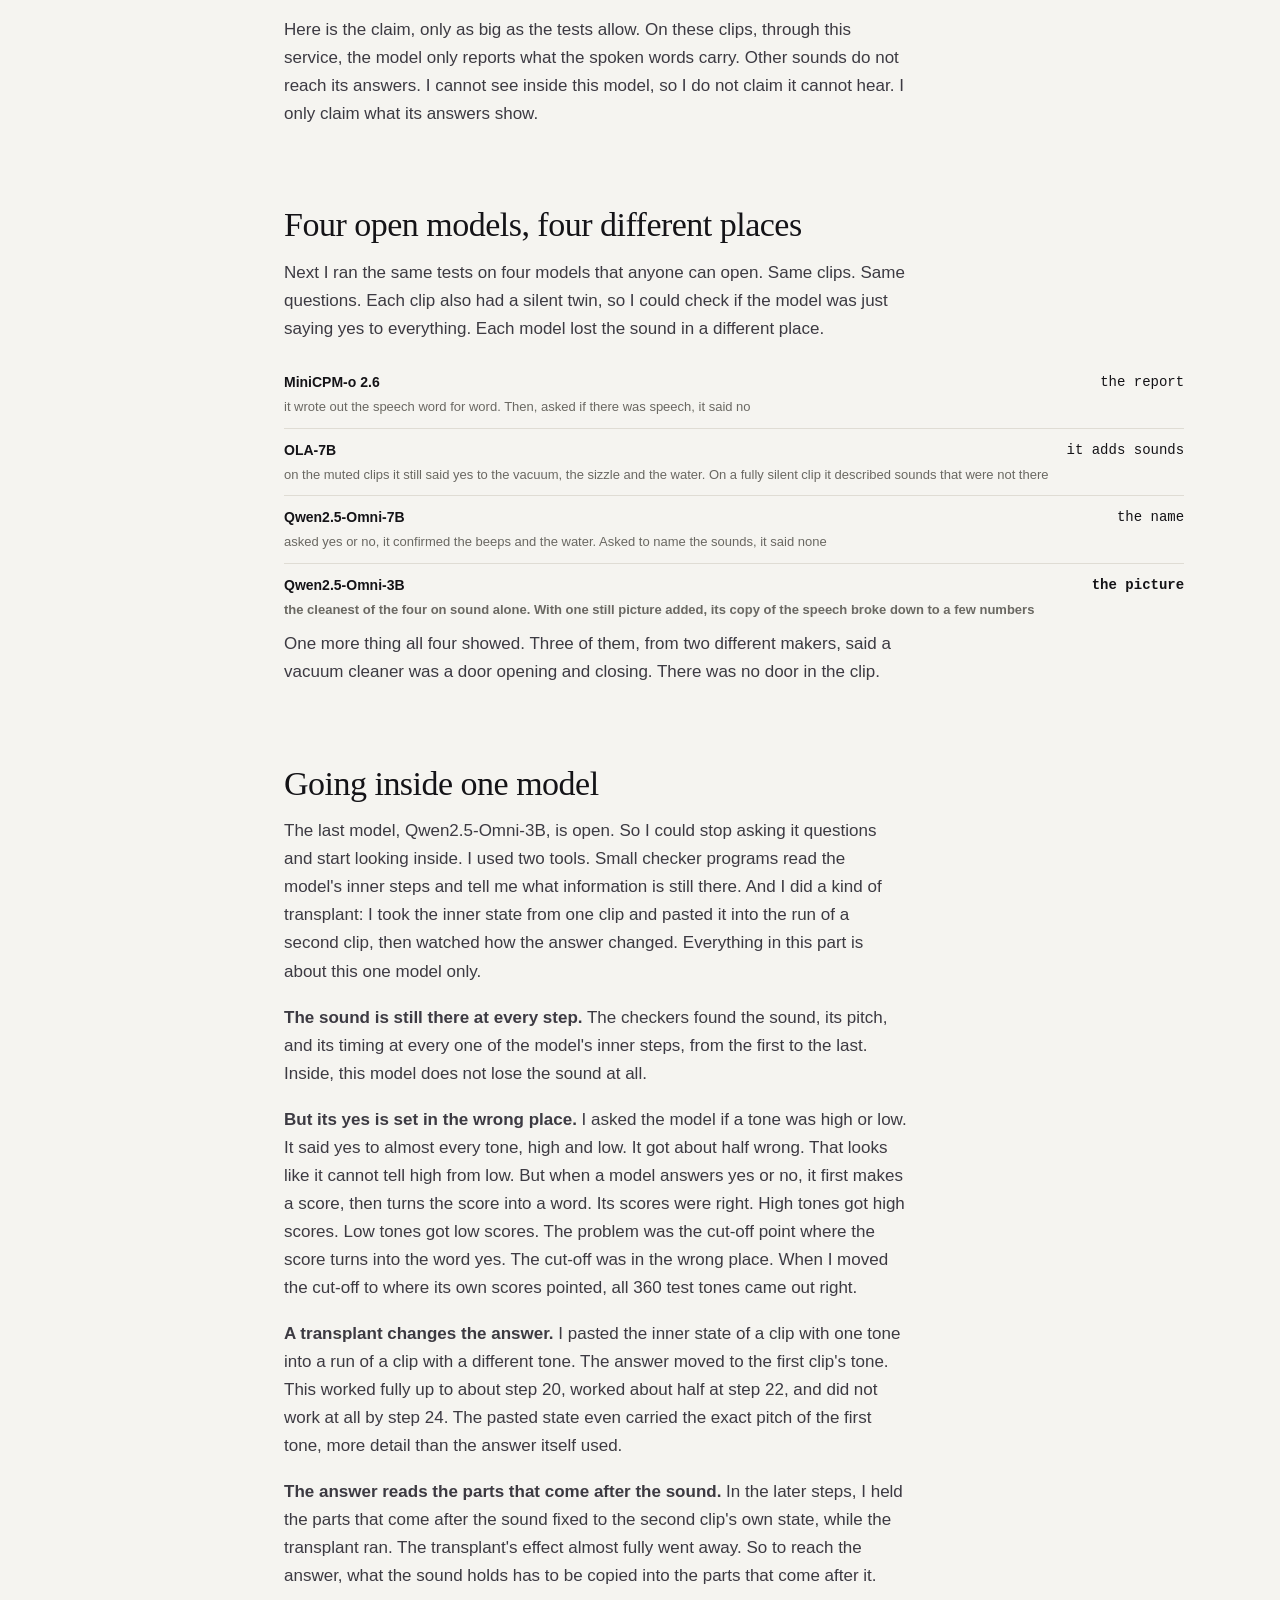
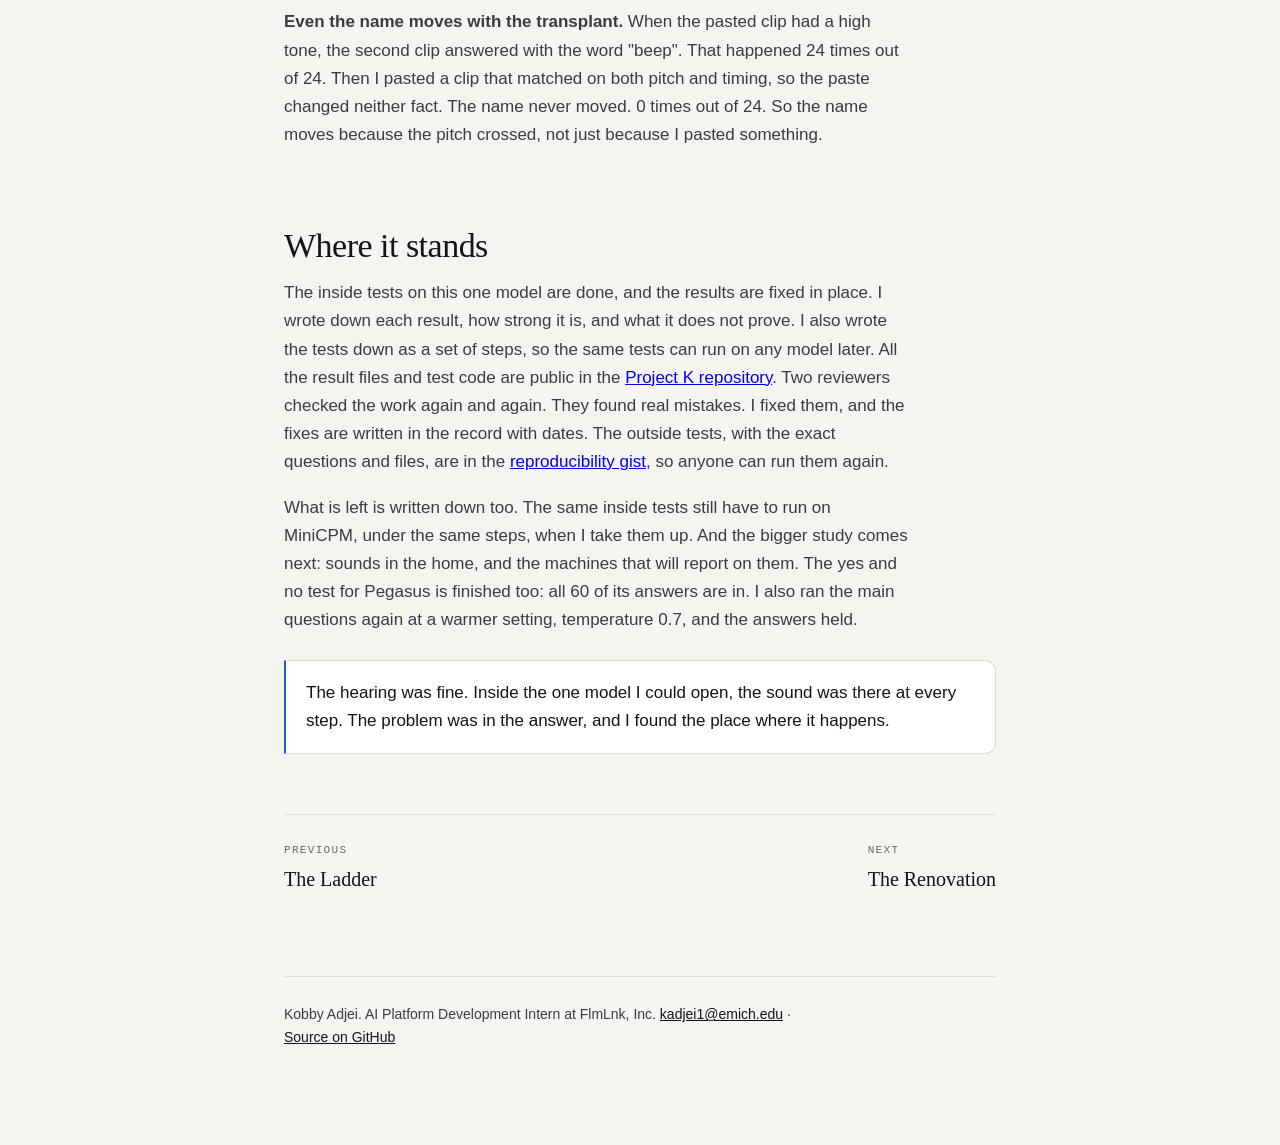
<file: project-k.html>
<!doctype html>
<html lang="en">
<head>
<meta charset="utf-8">
<meta name="viewport" content="width=device-width, initial-scale=1">
<title>Project K · Kobby Adjei</title>
<meta name="description" content="I test AI models that watch and listen to video clips. When a model's answer leaves out a sound that was in the clip, I find out where the sound got lost.">
<link rel="stylesheet" href="assets/site.2.css">
<link rel="icon" href="data:image/svg+xml,<svg xmlns='http://www.w3.org/2000/svg' viewBox='0 0 32 32'><circle cx='16' cy='16' r='15' fill='%23F4F2E9' stroke='%2324251F' stroke-width='1.4'/><path d='M16 1A15 15 0 0 1 16 31A7.5 7.5 0 0 1 16 16A7.5 7.5 0 0 0 16 1Z' fill='%2324251F'/><circle cx='16' cy='8.5' r='3' fill='%2324251F'/><circle cx='16' cy='23.5' r='3' fill='%23F4F2E9'/></svg>">
<style>
  .math{width:100%;border-collapse:collapse;margin:14px 0 0;font-variant-numeric:tabular-nums}
  .math td{padding:10px 0;border-bottom:1px solid var(--rule);vertical-align:top}
  .math td:last-child{text-align:right;white-space:nowrap;padding-left:18px}
  .math tr.total td{font-weight:600;border-bottom:0}
  .math small{display:block;color:var(--muted);font-size:13px;margin-top:2px}
</style>
</head>
<body>

<nav class="mast"><div class="in">
  <a class="me" href="./">Kobby Adjei</a>
  <a href="renovation.html">The Renovation</a>
  <a href="tournament.html">The Tournament</a>
  <a href="the-ladder.html">The Ladder</a>
  <a href="frame-budget.html">The Frame Budget</a>
  <a class="here" href="project-k.html">Project K</a>
  <a class="src" href="https://github.com/Kobby-Adjei/kobby-adjei-portfolio" target="_blank" rel="noopener">Source</a>
</div></nav>

<div class="wrap">

<header class="hero">
  <div class="eyebrow">AI research</div>
  <h1>Where Multimodal Models Lose Audio Information</h1>
  <p class="lede" style="margin-top:26px">Project K is my research project. I test AI models that watch
  video clips and listen to the sound in them. Sometimes a model hears a sound, but its answer leaves the
  sound out. I find out where the sound got lost. First I test from outside, by asking questions. Then I
  test four models that anyone can open and check. Last, I go inside one model and look at how it works,
  step by step.</p>
  <div class="stat-row">
    <div class="stat"><div class="n">5</div><div class="k">ways of asking the first model about the same clips. Its answers never named the sounds</div></div>
    <div class="stat"><div class="n">4</div><div class="k">open models took the same tests. Each one lost the sound in a different place</div></div>
    <div class="stat"><div class="n">37</div><div class="k">steps inside the one model I opened up. The sound was still there at every step</div></div>
    <div class="stat"><div class="n">360/360</div><div class="k">test tones. The model's own scores sorted every one right. Its spoken answers got about half wrong</div></div>
  </div>
</header>

<section>
  <h2>The question</h2>
  <p>More and more, these models write reports that people act on. Think of a home robot that watches the
  stove. Or a camera in the home of an older person who lives alone. Or a safety monitor that has to hear
  an alarm. If the report leaves out a sound, the person reading it acts on the wrong picture of the
  world.</p>
  <p>So I do not just ask if a model fails. I ask where it fails. If we know the exact place the sound gets
  lost, that is a place someone can fix.</p>
  <p>Two rules for every test. I use the same files and the same questions, and I change only one thing at
  a time. And I only claim what the test really showed, no more.</p>
</section>

<section>
  <h2>First tests: asking from outside</h2>
  <p>The first model is called Pegasus 1.6. I cannot open it. I can only send it clips and read its
  answers. So I asked in five ways.</p>
  <p>I sent the same clip with the sound on and with the sound off. The answers came back the same, word
  for word. The sound made no change at all.</p>
  <p>I took one still picture and put seven different soundtracks on it, all at the same loudness. The
  model reported the spoken words every time. It never reported the beeps, the running water, the vacuum
  cleaner, or the frying sound. Not once.</p>
  <p>I put spoken words on top of a vacuum cleaner sound. The vacuum sound changed the report. The words
  "the blue kettle" came back as "Canon". But the answer still said there was no other sound. So the
  vacuum was strong enough to change the words, but the model never said it was there.</p>
  <p>Here is the claim, only as big as the tests allow. On these clips, through this service, the model
  only reports what the spoken words carry. Other sounds do not reach its answers. I cannot see inside
  this model, so I do not claim it cannot hear. I only claim what its answers show.</p>
</section>

<section>
  <h2>Four open models, four different places</h2>
  <p>Next I ran the same tests on four models that anyone can open. Same clips. Same questions. Each clip
  also had a silent twin, so I could check if the model was just saying yes to everything. Each model lost
  the sound in a different place.</p>
  <table class="math" aria-label="Four open models and where each one loses the sound">
    <tr><td><b>MiniCPM-o 2.6</b><small>it wrote out the speech word for word. Then, asked if there was speech, it said no</small></td><td>the report</td></tr>
    <tr><td><b>OLA-7B</b><small>on the muted clips it still said yes to the vacuum, the sizzle and the water. On a fully silent clip it described sounds that were not there</small></td><td>it adds sounds</td></tr>
    <tr><td><b>Qwen2.5-Omni-7B</b><small>asked yes or no, it confirmed the beeps and the water. Asked to name the sounds, it said none</small></td><td>the name</td></tr>
    <tr class="total"><td><b>Qwen2.5-Omni-3B</b><small>the cleanest of the four on sound alone. With one still picture added, its copy of the speech broke down to a few numbers</small></td><td>the picture</td></tr>
  </table>
  <p>One more thing all four showed. Three of them, from two different makers, said a vacuum cleaner was
  a door opening and closing. There was no door in the clip.</p>
</section>

<section>
  <h2>Going inside one model</h2>
  <p>The last model, Qwen2.5-Omni-3B, is open. So I could stop asking it questions and start looking
  inside. I used two tools. Small checker programs read the model's inner steps and tell me what
  information is still there. And I did a kind of transplant: I took the inner state from one clip and
  pasted it into the run of a second clip, then watched how the answer changed. Everything in this part is
  about this one model only.</p>
  <p><b>The sound is still there at every step.</b> The checkers found the sound, its pitch, and its
  timing at every one of the model's inner steps, from the first to the last. Inside, this model does not
  lose the sound at all.</p>
  <p><b>But its yes is set in the wrong place.</b> I asked the model if a tone was high or low. It said yes
  to almost every tone, high and low. It got about half wrong. That looks like it cannot tell high from
  low. But when a model answers yes or no, it first makes a score, then turns the score into a word. Its
  scores were right. High tones got high scores. Low tones got low scores. The problem was the cut-off
  point where the score turns into the word yes. The cut-off was in the wrong place. When I moved the
  cut-off to where its own scores pointed, all 360 test tones came out right.</p>
  <p><b>A transplant changes the answer.</b> I pasted the inner state of a clip with one tone into a run of
  a clip with a different tone. The answer moved to the first clip's tone. This worked fully up to about
  step 20, worked about half at step 22, and did not work at all by step 24. The pasted state even carried
  the exact pitch of the first tone, more detail than the answer itself used.</p>
  <p><b>The answer reads the parts that come after the sound.</b> In the later steps, I held the parts
  that come after the sound fixed to the second clip's own state, while the transplant ran. The
  transplant's effect almost fully went away. So to reach the answer, what the sound holds has to be
  copied into the parts that come after it.</p>
  <p><b>Even the name moves with the transplant.</b> When the pasted clip had a high tone, the second clip
  answered with the word "beep". That happened 24 times out of 24. Then I pasted a clip that matched on
  both pitch and timing, so the paste changed neither fact. The name never moved. 0 times out of 24. So
  the name moves because the pitch crossed, not just because I pasted something.</p>
</section>

<section>
  <h2>Where it stands</h2>
  <p>The inside tests on this one model are done, and the results are fixed in place. I wrote down each
  result, how strong it is, and what it does not prove. I also wrote the tests down as a set of steps, so
  the same tests can run on any model later. All the result files and test code are public in the
  <a href="https://github.com/Kobby-Adjei/project-k" target="_blank" rel="noopener">Project K repository</a>.
  Two reviewers checked the work again and again. They found real mistakes. I fixed them, and the fixes
  are written in the record with dates. The outside tests, with the exact questions and files, are in the
  <a href="https://gist.github.com/Kobby-Adjei/af49ec9ee67403e61971575e49cf123e" target="_blank" rel="noopener">reproducibility gist</a>,
  so anyone can run them again.</p>
  <p>What is left is written down too. The same inside tests still have to run on MiniCPM, under the same
  steps, when I take them up. And the bigger study comes next: sounds in the home, and the machines that
  will report on them. The yes and no test for Pegasus is finished too: all 60 of its answers are in.
  I also ran the main questions again at a warmer setting, temperature 0.7, and the answers held.</p>
</section>

<div class="callout">The hearing was fine. Inside the one model I could open, the sound was there at every
step. The problem was in the answer, and I found the place where it happens.</div>

<div class="next">
  <a href="the-ladder.html"><span>Previous</span>The Ladder</a>
  <a href="renovation.html"><span>Next</span>The Renovation</a>
</div>

<footer>
  <p style="margin:0">Kobby Adjei. AI Platform Development Intern at FlmLnk, Inc.
  <a href="mailto:kadjei1@emich.edu">kadjei1@emich.edu</a> · <a href="https://github.com/Kobby-Adjei/kobby-adjei-portfolio" target="_blank" rel="noopener">Source on GitHub</a></p>
</footer>

</div>
</body>
</html>
</file>
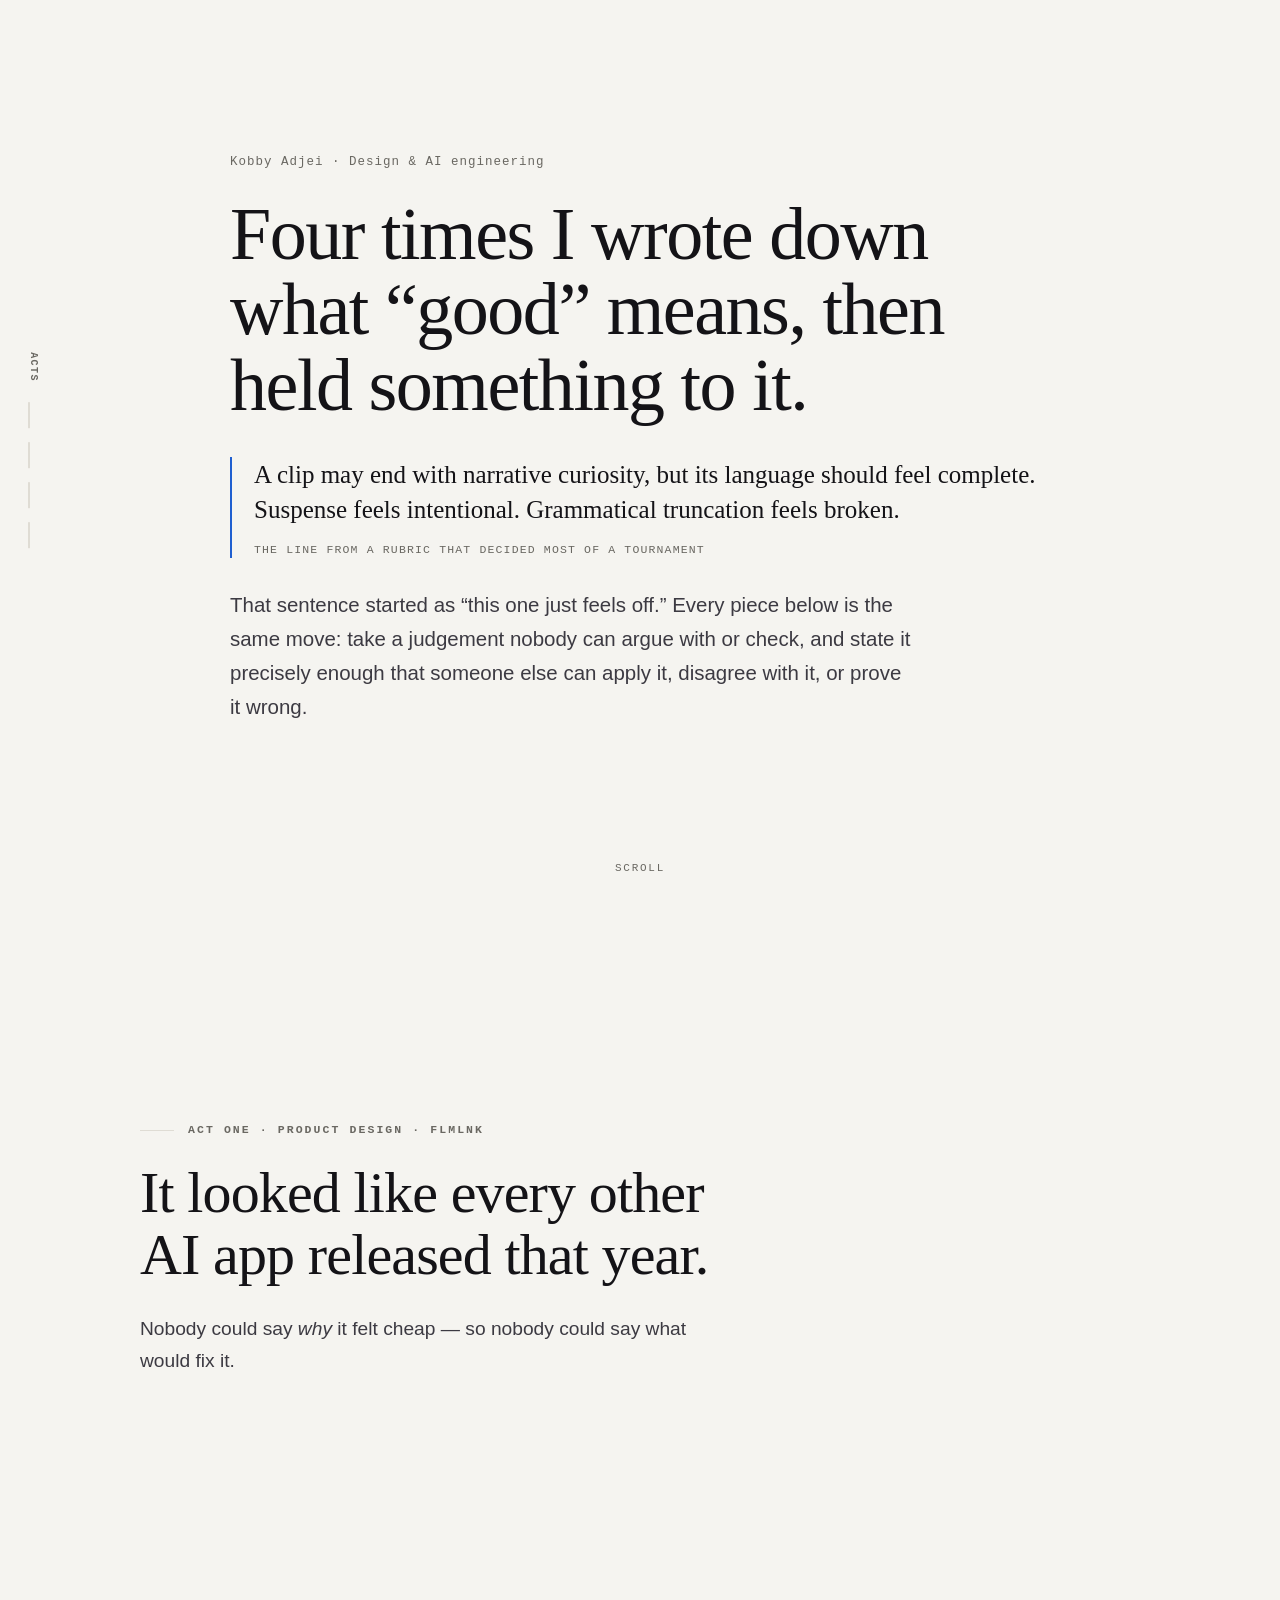
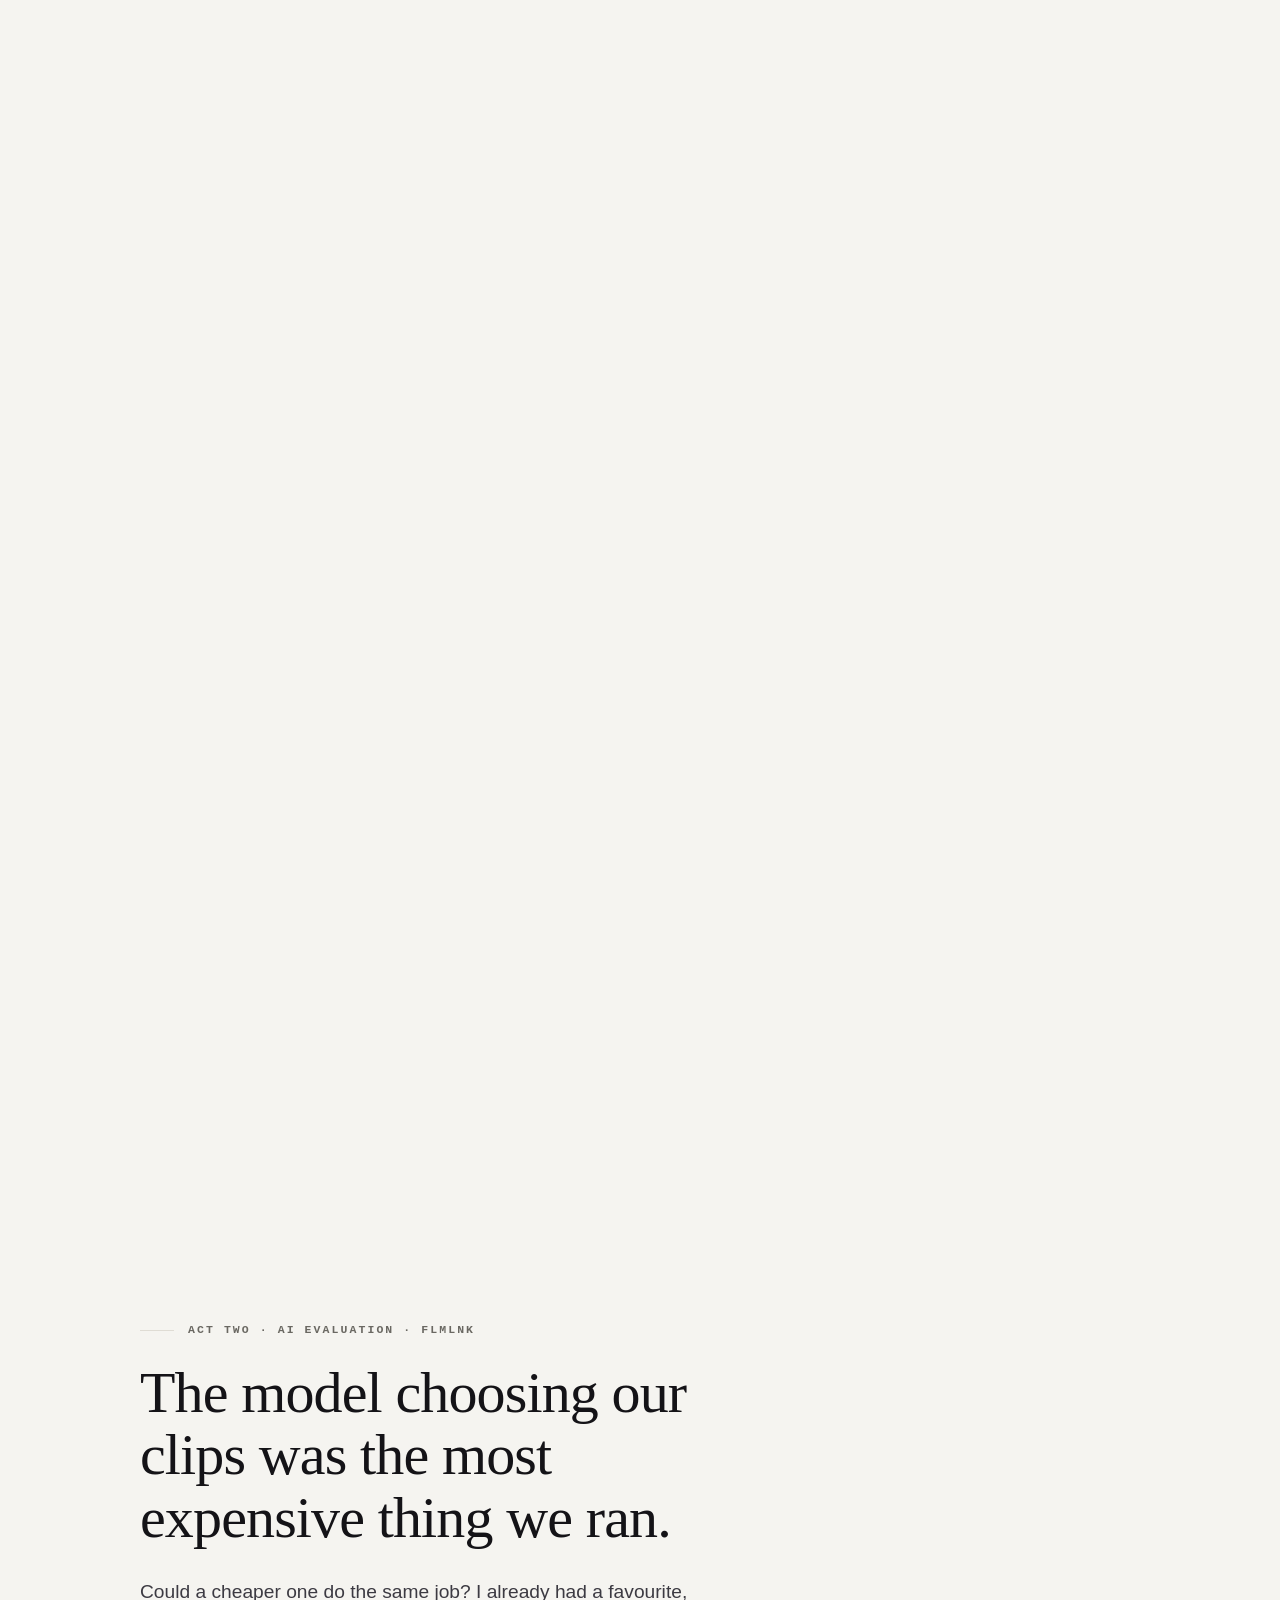
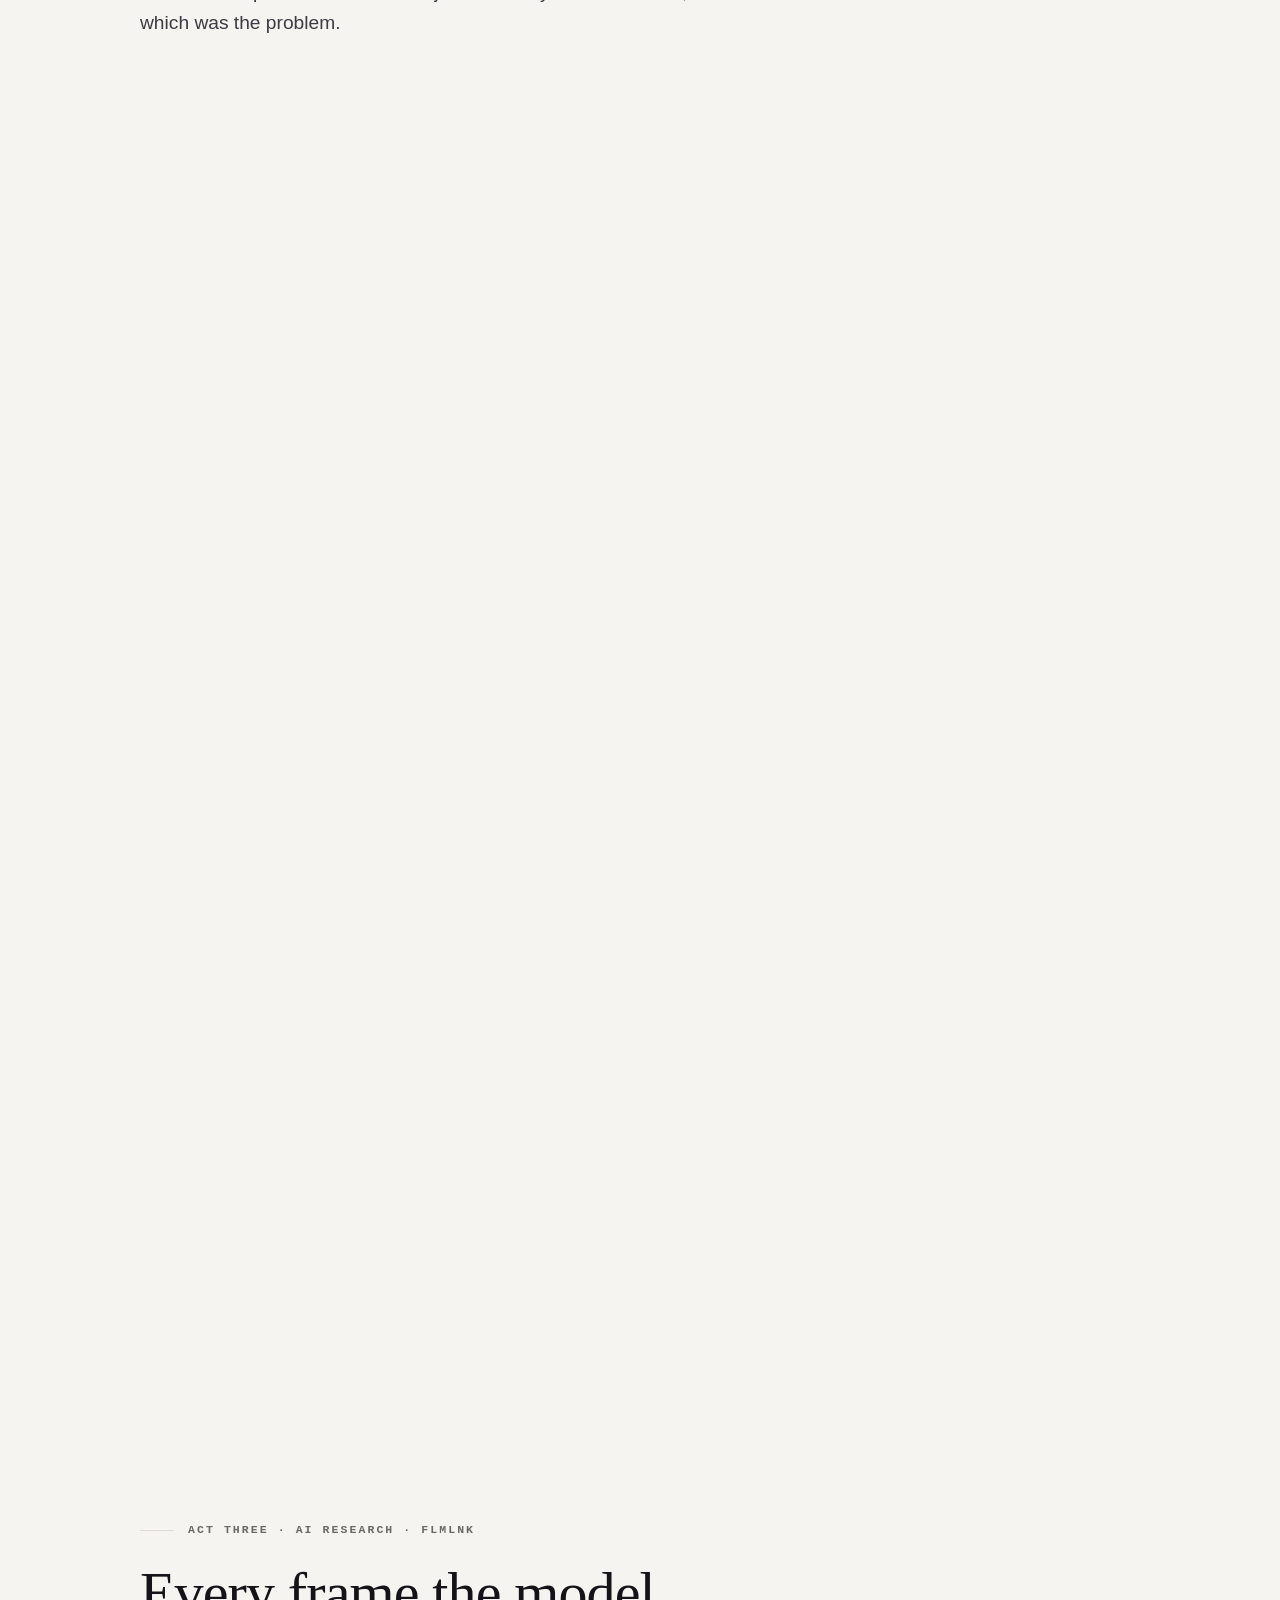
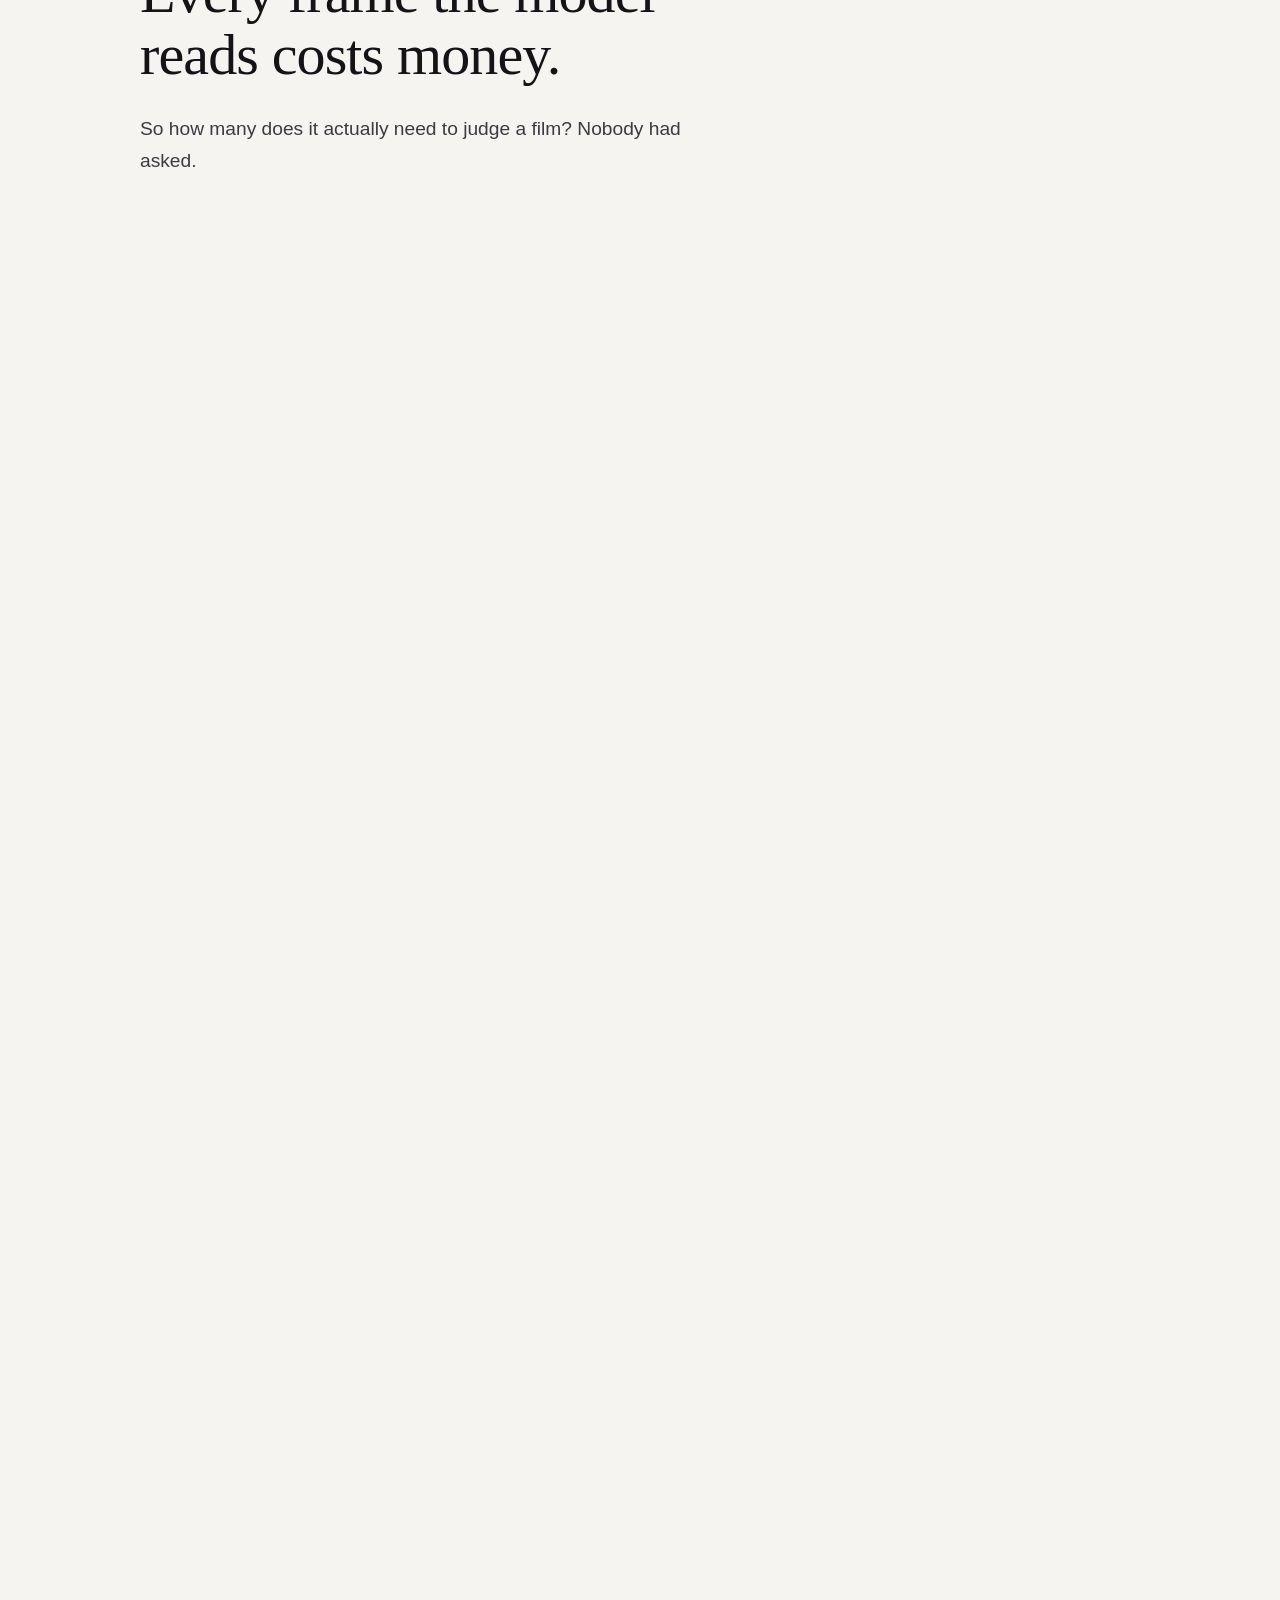
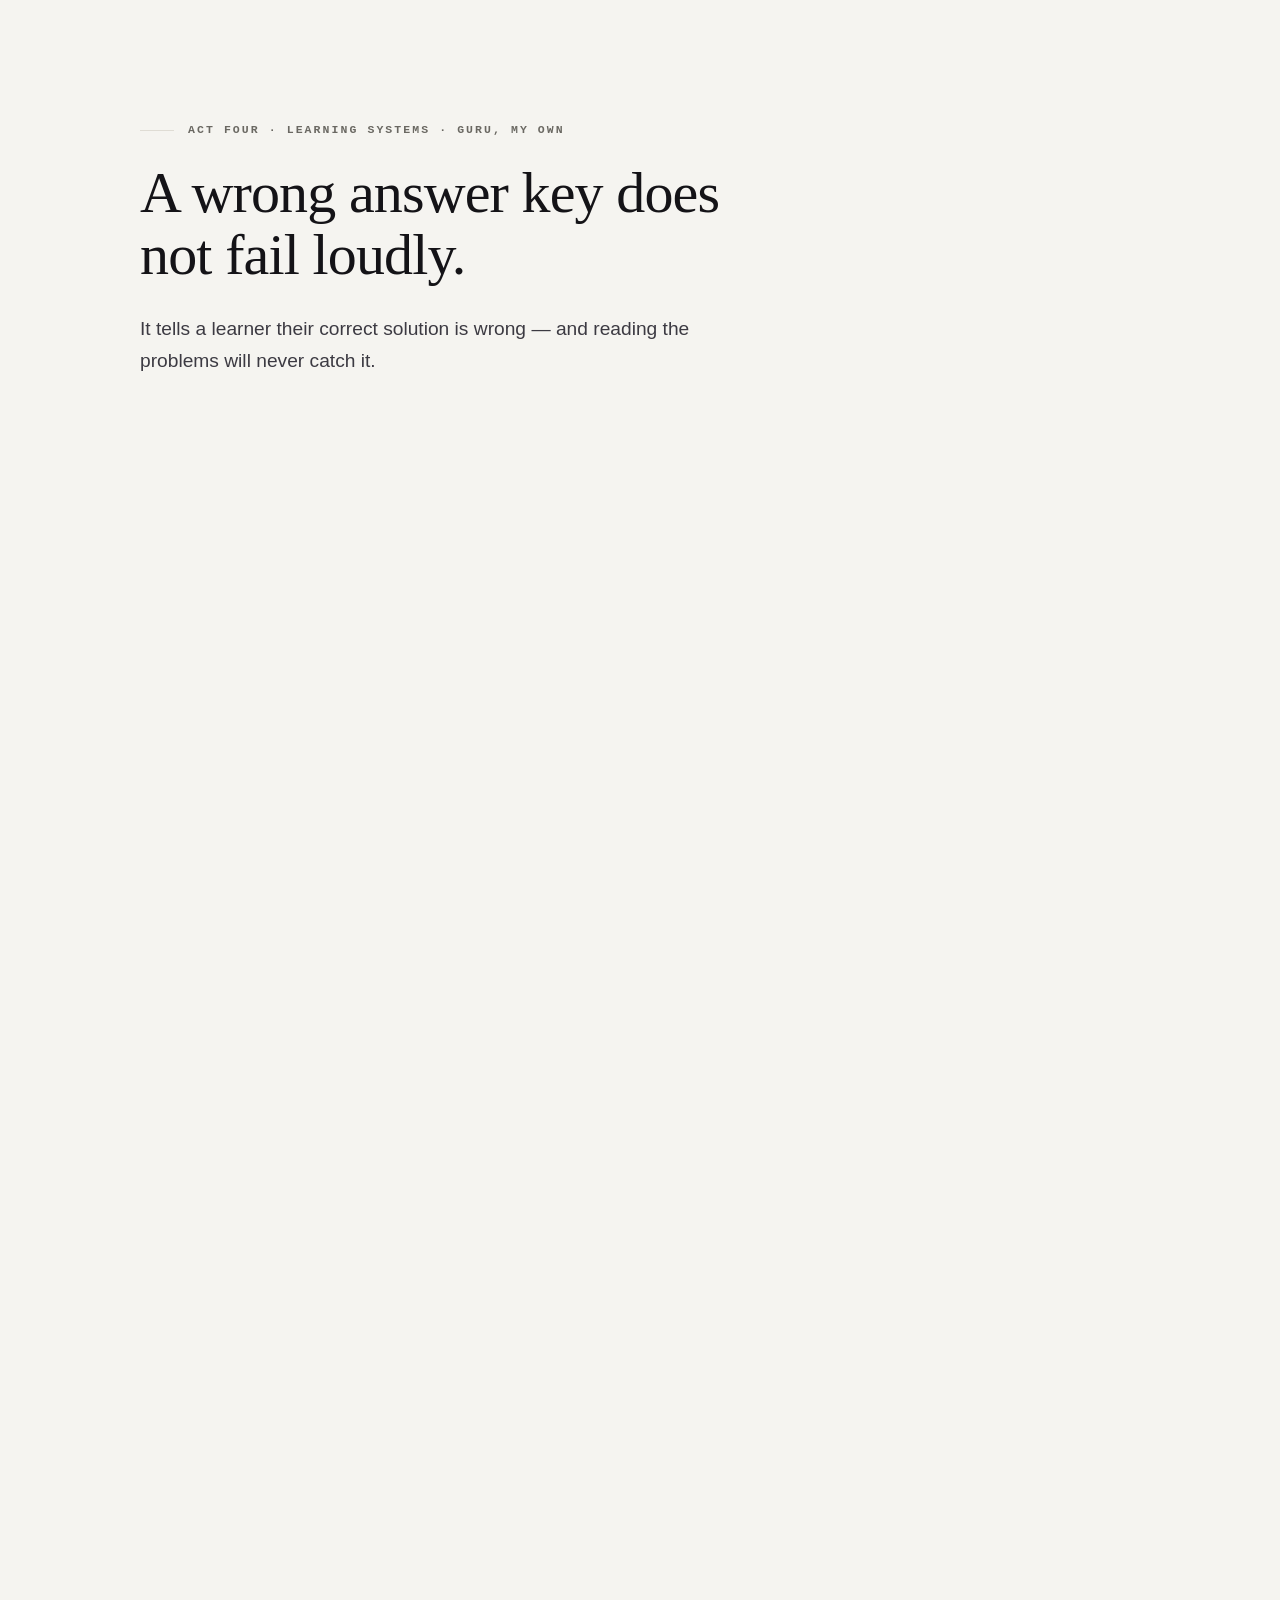
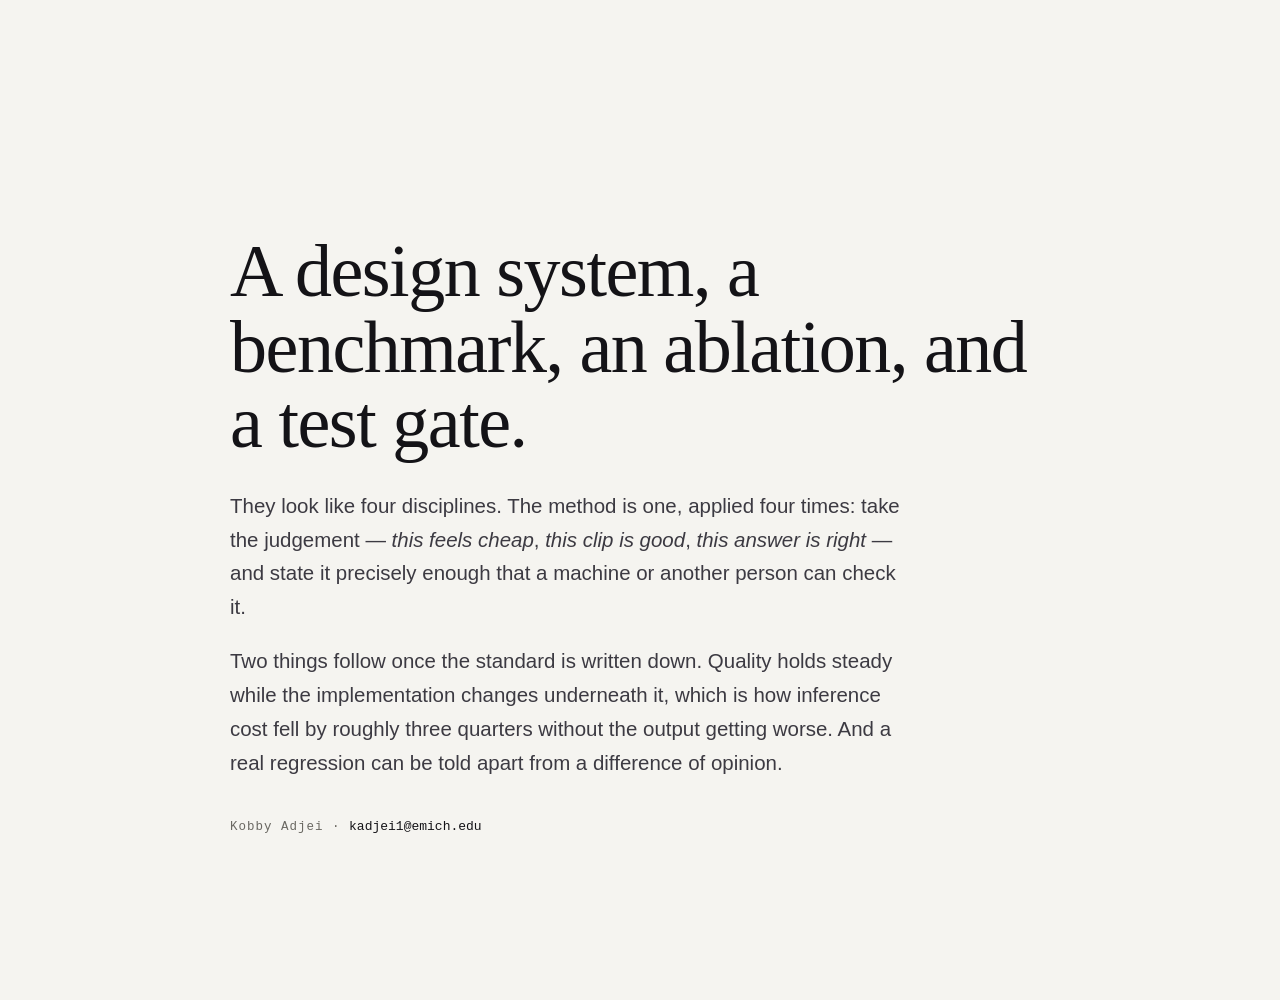
<file: reel.html>
<!doctype html>
<html lang="en">
<head>
<meta charset="utf-8">
<meta name="viewport" content="width=device-width, initial-scale=1">
<title>Kobby Adjei — the reel</title>
<meta name="description" content="Four pieces of work, narrated one beat at a time.">
<link rel="icon" href="data:image/svg+xml,<svg xmlns='http://www.w3.org/2000/svg' viewBox='0 0 32 32'><text y='26' font-size='26'>◐</text></svg>">
<style>
/* Palette lifted verbatim from assets/site.2.css so this reads as the same
   site in a different mood, not a different site. */
:root{
  --paper:#F5F4F0; --panel:#FFFFFF; --sunk:#EDEBE5;
  --ink:#141317; --ink-2:#3C3A42; --muted:#6A6862; --rule:#DFDCD4;
  --rose:#9E5566; --evidence:#1F5FD0;
  --serif:'Iowan Old Style','Palatino Linotype',Palatino,'Book Antiqua',Georgia,serif;
  --sans:-apple-system,BlinkMacSystemFont,'Segoe UI',Roboto,Helvetica,Arial,sans-serif;
  --mono:ui-monospace,'SF Mono',SFMono-Regular,Menlo,Consolas,monospace;
  --accent:var(--evidence);
}
@media (prefers-color-scheme:dark){
  :root{--paper:#111014;--panel:#191820;--sunk:#15141A;--ink:#EDEBE4;--ink-2:#C6C2BA;
        --muted:#96938B;--rule:#2A2833;--rose:#DFA3B2;--evidence:#7BA5F5}
}
*{box-sizing:border-box}
html{scroll-behavior:smooth}
body{margin:0;background:var(--paper);color:var(--ink);
  font:17px/1.65 var(--sans);-webkit-font-smoothing:antialiased}

/* ── the spine ──
   A film strip, not a progress bar. It says how many acts there are and which
   one you are in — the two things a reader of a sequence wants to know and a
   scrolling page normally refuses to tell them. */
.spine{position:fixed;left:28px;top:50%;transform:translateY(-50%);z-index:60;
  display:flex;flex-direction:column;gap:14px}
.spine b{display:block;width:2px;height:26px;background:var(--rule);border:0;padding:0;
  transition:background-color .4s ease,height .4s ease}
.spine b.on{background:var(--accent);height:44px}
.spine i{font:600 10px/1 var(--mono);letter-spacing:.14em;color:var(--muted);
  font-style:normal;writing-mode:vertical-rl;margin-bottom:6px}

/* ── a scene ──
   Each act is one sticky frame. The page scrolls; the frame does not. That is
   the whole illusion: it reads as cuts rather than as a document moving past,
   and it costs no library and no scroll hijacking — the reader keeps their
   scrollbar, their trackpad and their keyboard. */
.act{position:relative;height:200vh}
.stage{position:sticky;top:0;height:100vh;display:flex;align-items:center;
  padding:0 clamp(28px,7vw,90px);
  /* Driven from scroll, so an act dissolves out before the next arrives. */
  opacity:1;transition:opacity .3s linear}
.frame{max-width:min(1000px,90vw);margin:0 auto;width:100%}

.slate{font:600 11.5px/1 var(--mono);letter-spacing:.18em;text-transform:uppercase;
  color:var(--muted);margin-bottom:26px;display:flex;gap:14px;align-items:center}
.slate s{width:34px;height:1px;background:var(--rule);text-decoration:none}

/* Beats stack in the same place and cross-fade. Only one is lit; the others
   stay faintly present so the reader feels the sequence rather than a slideshow
   that discards what came before. */
.beats{position:relative;min-height:46vh}
.beat{position:absolute;inset:0;opacity:0;transform:translateY(14px);
  transition:opacity .55s ease,transform .55s ease,filter .55s ease;
  filter:blur(3px);pointer-events:none}
.beat.on{opacity:1;transform:none;filter:none;pointer-events:auto}
.beat.was{opacity:0;transform:translateY(-10px)}

.beat h2{font-family:var(--serif);font-weight:400;margin:0 0 26px;
  font-size:clamp(30px,4.6vw,58px);line-height:1.08;letter-spacing:-.015em;max-width:21ch}
.beat p{margin:0;color:var(--ink-2);max-width:56ch;font-size:clamp(16px,1.5vw,19.5px)}
.beat .fig{font-family:var(--mono);color:var(--accent);font-weight:600;
  font-variant-numeric:tabular-nums}

.count{display:flex;gap:clamp(28px,6vw,80px);flex-wrap:nowrap;margin-top:10px}
.count div{min-width:0}
.count .n{font:600 clamp(34px,4.6vw,58px)/1 var(--mono);color:var(--accent);
  letter-spacing:-.03em;font-variant-numeric:tabular-nums}
.count .k{font-size:13px;color:var(--muted);margin-top:8px;max-width:17ch;line-height:1.35}

.act.craft{--accent:var(--rose)}

/* Open and close are ordinary documents — a title card and the credits. */
.card{min-height:100vh;display:flex;align-items:center;padding:0 clamp(28px,9vw,140px)}
.card .frame{max-width:820px}
.card h1{font-family:var(--serif);font-weight:400;margin:0 0 28px;
  font-size:clamp(38px,7vw,74px);line-height:1.02;letter-spacing:-.02em}
.card p{color:var(--ink-2);max-width:60ch;font-size:clamp(17px,1.6vw,20.5px)}
.card .sig{font:12.5px/1 var(--mono);color:var(--muted);letter-spacing:.08em;margin-bottom:28px}
blockquote{margin:34px 0 0;padding-left:22px;border-left:2px solid var(--accent);
  font-family:var(--serif);font-size:clamp(19px,2.2vw,25px);line-height:1.4;color:var(--ink)}
blockquote cite{display:block;margin-top:14px;font:11.5px/1.5 var(--mono);
  font-style:normal;letter-spacing:.1em;text-transform:uppercase;color:var(--muted)}
.go{display:inline-block;margin-top:30px;font:13px/1 var(--mono);letter-spacing:.1em;
  text-transform:uppercase;color:var(--ink);text-decoration:none;
  border-bottom:1.5px solid var(--accent);padding-bottom:5px}
.go:hover{color:var(--accent)}
.scroll{position:fixed;bottom:26px;left:50%;transform:translateX(-50%);
  font:11px/1 var(--mono);letter-spacing:.16em;text-transform:uppercase;color:var(--muted);
  transition:opacity .4s ease}
.scroll.gone{opacity:0}

@media (max-width:760px){
  .spine{display:none}
  .act{height:220vh}
  .beats{min-height:56vh}
}

/* Reduced motion gets the same story as a plain document: every beat visible,
   nothing sticky, nothing fading. The narration is the content, not the
   transitions — so taking the transitions away must not take the work away. */
@media (prefers-reduced-motion:reduce){
  html{scroll-behavior:auto}
  .act{height:auto}
  .stage{position:static;height:auto;padding-top:12vh;padding-bottom:12vh}
  .beats{min-height:0}
  .beat{position:static;opacity:1;transform:none;filter:none;margin-bottom:44px;
    transition:none;pointer-events:auto}
  .beat.was{opacity:1;transform:none;filter:none}
  .spine,.scroll{display:none}
}
</style>
</head>
<body>

<nav class="spine" aria-hidden="true">
  <i>ACTS</i>
  <b data-act="0"></b><b data-act="1"></b><b data-act="2"></b><b data-act="3"></b>
</nav>

<!-- Title card. The concrete judgement first, the method after it — the same
     order the cases themselves use, and the reverse of the current site. -->
<section class="card">
  <div class="frame">
    <div class="sig">Kobby Adjei · Design &amp; AI engineering</div>
    <h1>Four times I wrote down what &ldquo;good&rdquo; means, then held something to it.</h1>
    <blockquote>
      A clip may end with narrative curiosity, but its language should feel complete.
      Suspense feels intentional. Grammatical truncation feels broken.
      <cite>The line from a rubric that decided most of a tournament</cite>
    </blockquote>
    <p style="margin-top:30px">That sentence started as &ldquo;this one just feels off.&rdquo; Every piece below is the
    same move: take a judgement nobody can argue with or check, and state it precisely enough that
    someone else can apply it, disagree with it, or prove it wrong.</p>
  </div>
</section>

<section class="act craft" data-act="0">
  <div class="stage"><div class="frame">
    <div class="slate"><s></s>Act one · Product design · FlmLnk</div>
    <div class="beats">
      <div class="beat" data-beat="0">
        <h2>It looked like every other AI app released that year.</h2>
        <p>Nobody could say <em>why</em> it felt cheap — so nobody could say what would fix it.</p>
      </div>
      <div class="beat" data-beat="1">
        <h2>I wrote the standard down, then logged every change against it.</h2>
        <div class="count">
          <div><div class="n" data-to="21">0</div><div class="k">changes shipped</div></div>
          <div><div class="n" data-to="5">0</div><div class="k">stated principles</div></div>
          <div><div class="n" data-to="7">0</div><div class="k">shown before / after</div></div>
        </div>
        <a class="go" href="renovation.html">Read the case →</a>
      </div>
    </div>
  </div></div>
</section>

<section class="act" data-act="1">
  <div class="stage"><div class="frame">
    <div class="slate"><s></s>Act two · AI evaluation · FlmLnk</div>
    <div class="beats">
      <div class="beat" data-beat="0">
        <h2>The model choosing our clips was the most expensive thing we ran.</h2>
        <p>Could a cheaper one do the same job? I already had a favourite, which was the problem.</p>
      </div>
      <div class="beat" data-beat="1">
        <h2>So every clip was scored blind, and a fault in a tenth of a second decided it.</h2>
        <div class="count">
          <div><div class="n" data-to="23">0</div><div class="k">models tested</div></div>
          <div><div class="n" data-to="297">0</div><div class="k">clips judged blind</div></div>
          <div><div class="n" data-to="~78%">0</div><div class="k">lower cost</div></div>
        </div>
        <a class="go" href="tournament.html">Read the case →</a>
      </div>
    </div>
  </div></div>
</section>

<section class="act" data-act="2">
  <div class="stage"><div class="frame">
    <div class="slate"><s></s>Act three · AI research · FlmLnk</div>
    <div class="beats">
      <div class="beat" data-beat="0">
        <h2>Every frame the model reads costs money.</h2>
        <p>So how many does it actually need to judge a film? Nobody had asked.</p>
      </div>
      <div class="beat" data-beat="1">
        <h2>Four. And the footage was not what carried the judgement.</h2>
        <div class="count">
          <div><div class="n" data-to="4">0</div><div class="k">frames is the knee</div></div>
          <div><div class="n" data-to="12,600">0</div><div class="k">blind comparisons</div></div>
          <div><div class="n" data-to="~55%">0</div><div class="k">honest ceiling</div></div>
        </div>
        <a class="go" href="frame-budget.html">Read the case →</a>
      </div>
    </div>
  </div></div>
</section>

<section class="act" data-act="3">
  <div class="stage"><div class="frame">
    <div class="slate"><s></s>Act four · Learning systems · Guru, my own</div>
    <div class="beats">
      <div class="beat" data-beat="0">
        <h2>A wrong answer key does not fail loudly.</h2>
        <p>It tells a learner their correct solution is wrong — and reading the problems will never catch it.</p>
      </div>
      <div class="beat" data-beat="1">
        <h2>So nothing ships unless its own answer passes its own tests.</h2>
        <div class="count">
          <div><div class="n" data-to="196">0</div><div class="k">drills, all verified</div></div>
          <div><div class="n" data-to="742">0</div><div class="k">test cases run</div></div>
          <div><div class="n" data-to="0">0</div><div class="k">shipped failing</div></div>
        </div>
        <a class="go" href="guru.html">Read the case →</a>
      </div>
    </div>
  </div></div>
</section>

<!-- Credits -->
<section class="card">
  <div class="frame">
    <h1>A design system, a benchmark, an ablation, and a test gate.</h1>
    <p>They look like four disciplines. The method is one, applied four times: take the judgement —
    <em>this feels cheap</em>, <em>this clip is good</em>, <em>this answer is right</em> — and state it
    precisely enough that a machine or another person can check it.</p>
    <p>Two things follow once the standard is written down. Quality holds steady while the
    implementation changes underneath it, which is how inference cost fell by roughly three quarters
    without the output getting worse. And a real regression can be told apart from a difference of
    opinion.</p>
    <p class="sig" style="margin-top:40px">Kobby Adjei ·
      <a class="go" style="margin:0;border:0;text-transform:none;letter-spacing:0" href="mailto:kadjei1@emich.edu">kadjei1@emich.edu</a></p>
  </div>
</section>

<div class="scroll" id="hint">Scroll</div>

<script>
(function () {
  'use strict';
  var reduced = matchMedia('(prefers-reduced-motion: reduce)').matches;
  var acts = [].slice.call(document.querySelectorAll('.act'));
  var ticks = [].slice.call(document.querySelectorAll('.spine b'));
  var hint = document.getElementById('hint');

  if (reduced) { if (hint) hint.remove(); return; }

  /* Which beat is lit comes from how far through its own act you are, not from
     an observer per beat. One number, three thresholds — so the beats can never
     disagree about which of them is current, which is what happens when each
     one decides for itself near a boundary. */
  function paint() {
    var mid = innerHeight / 2;
    var current = -1;

    acts.forEach(function (act, ai) {
      var r = act.getBoundingClientRect();
      var beats = [].slice.call(act.querySelectorAll('.beat'));
      var span = r.height - innerHeight;
      var p = span > 0 ? Math.min(1, Math.max(0, -r.top / span)) : 0;

      if (r.top <= mid && r.bottom > mid) current = ai;

      // Held a touch past each third so a beat has time to be read rather than
      // swapping the instant the scroll crosses a line.
      /* Dissolve on the way out, measured from the act's own bottom edge rather
         than from `p`. `p` saturates at 1 while the act still fills a whole
         screen, so fading on it blanked the last screenful of every act — the
         beat was lit and invisible. The bottom edge is the thing that actually
         says "this act is leaving". */
      var leaving = r.bottom / innerHeight;
      act.querySelector('.stage').style.opacity = Math.min(1, Math.max(0, leaving)).toFixed(3);

      var i = p < 0.45 ? 0 : 1;
      beats.forEach(function (b, bi) {
        b.classList.toggle('on', bi === i);
        b.classList.toggle('was', bi < i);
        if (bi === i) count(b);
      });
    });

    ticks.forEach(function (t, i) { t.classList.toggle('on', i === current); });
    if (hint) hint.classList.toggle('gone', scrollY > innerHeight * 0.6);
  }

  /* Numbers arrive by counting, once. The figures are the evidence, so they get
     the one piece of motion on the page that carries meaning rather than
     decorating it — and they never replay, because a number that animates every
     time you scroll past reads as an ornament. */
  function count(beat) {
    var ns = beat.querySelectorAll('.n[data-to]');
    for (var i = 0; i < ns.length; i++) {
      var el = ns[i];
      if (el.dataset.done) continue;
      el.dataset.done = '1';
      run(el, +el.dataset.to, el.dataset.prefix || '', el.dataset.suffix || '');
    }
  }
  function run(el, to, pre, suf) {
    if (to === 0) { el.textContent = pre + '0' + suf; return; }
    var t0 = performance.now(), dur = 900;
    (function step(now) {
      var p = Math.min(1, (now - t0) / dur);
      var eased = 1 - Math.pow(1 - p, 3);
      el.textContent = pre + Math.round(to * eased).toLocaleString() + suf;
      if (p < 1) requestAnimationFrame(step);
    })(t0);
  }

  addEventListener('scroll', function () { requestAnimationFrame(paint); }, { passive: true });
  addEventListener('resize', paint);
  paint();
})();
</script>
</body>
</html>
</file>
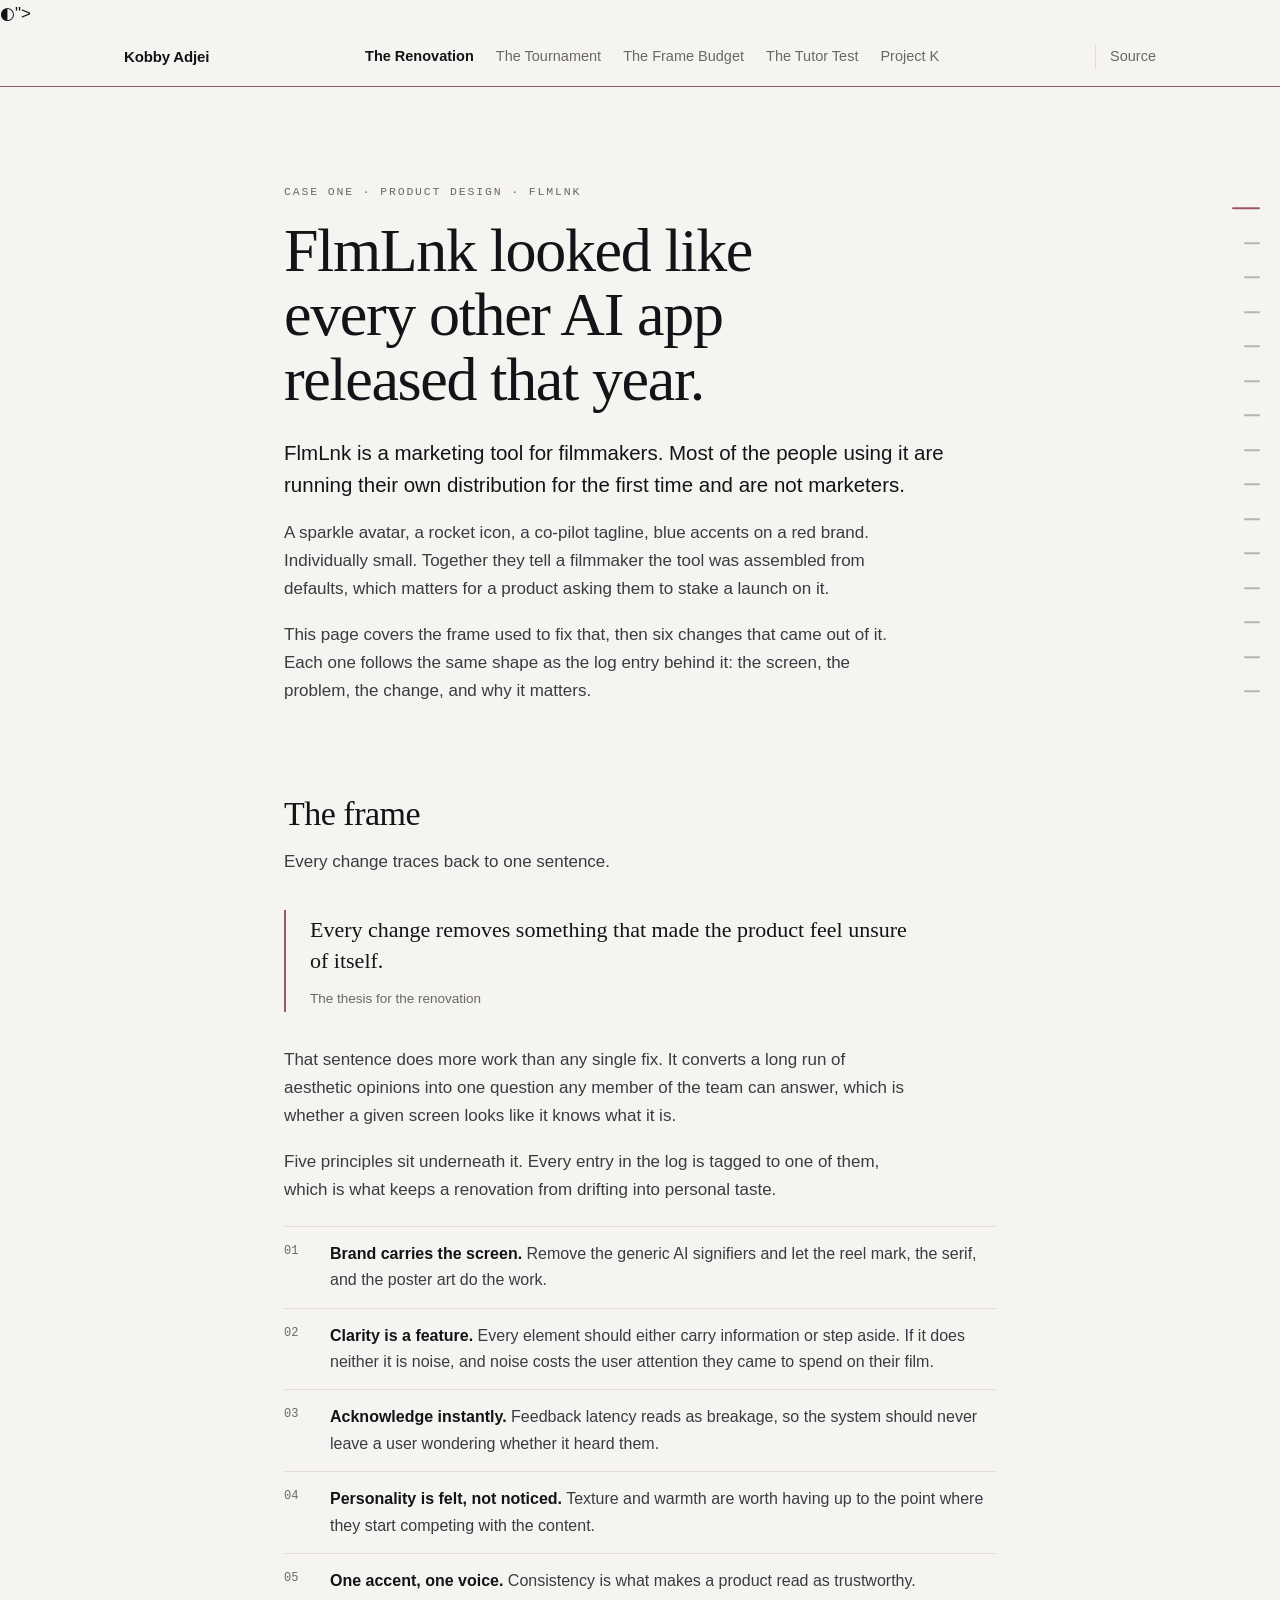
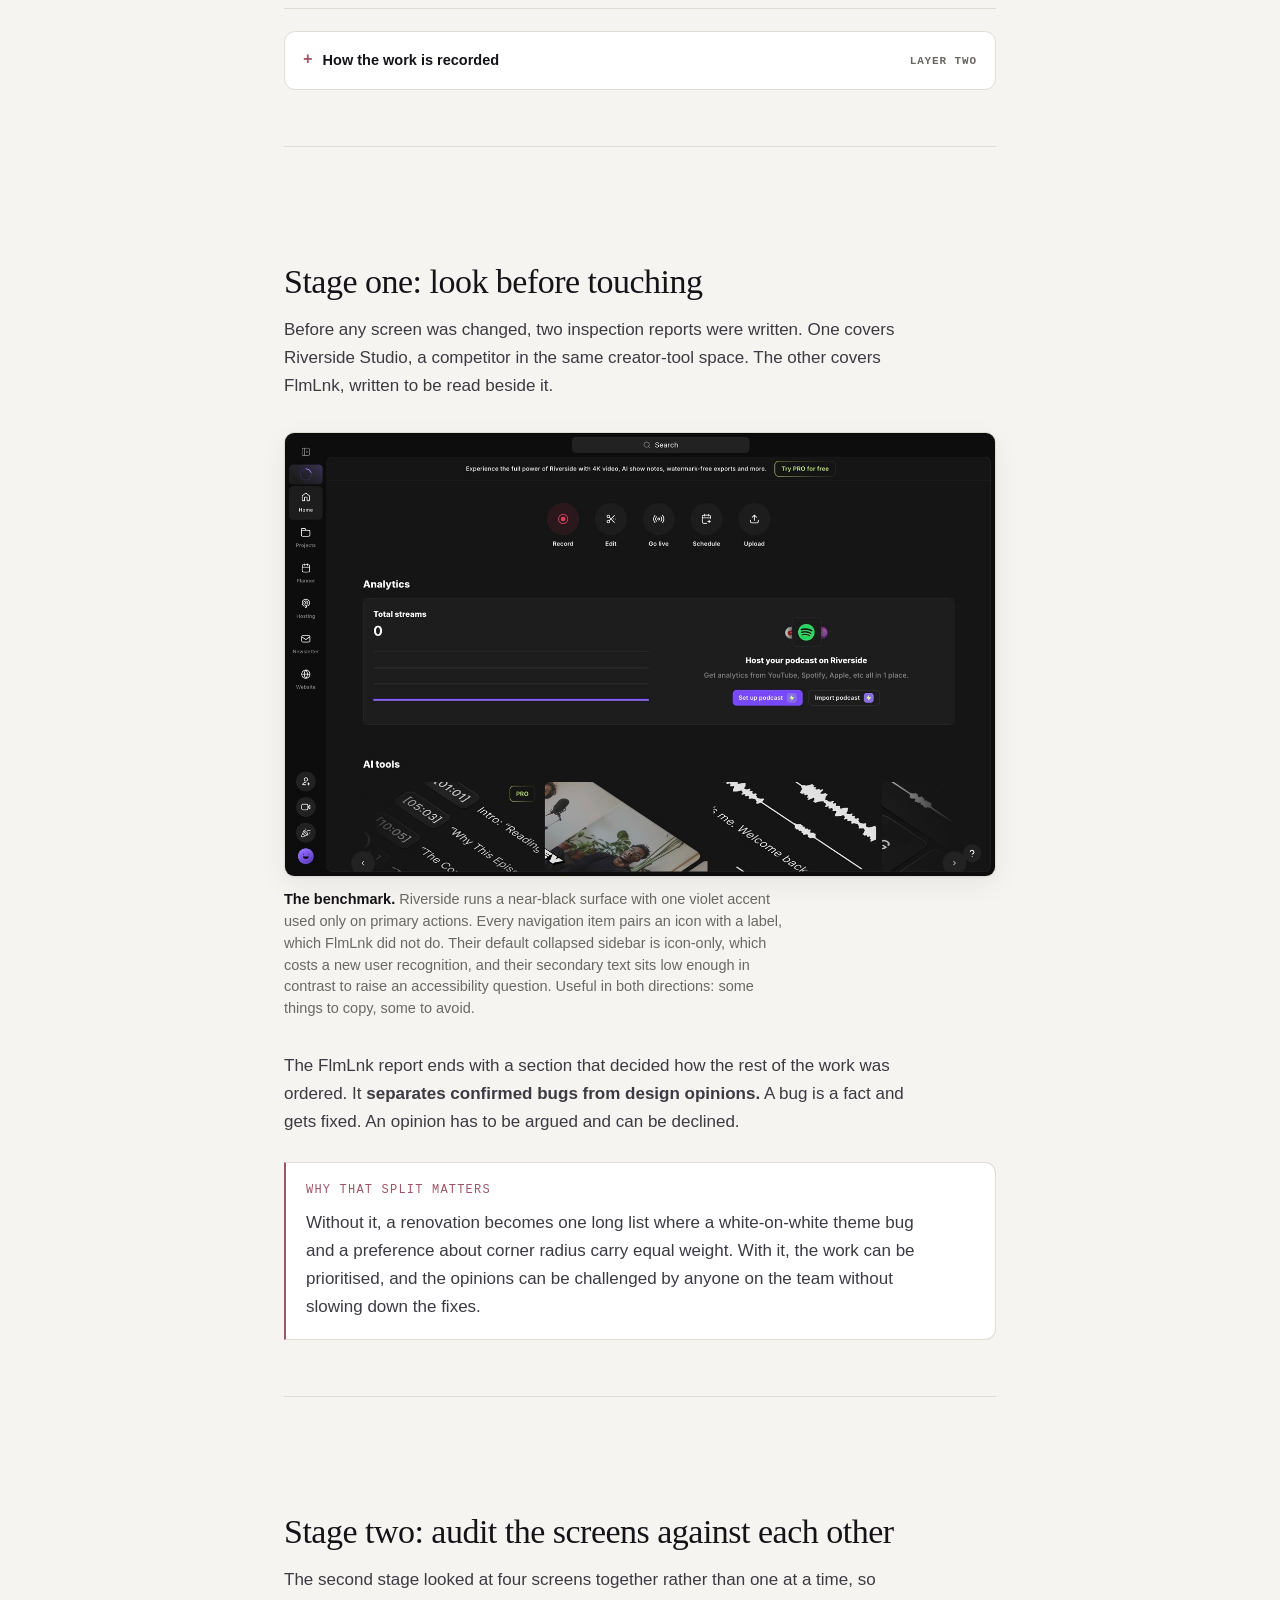
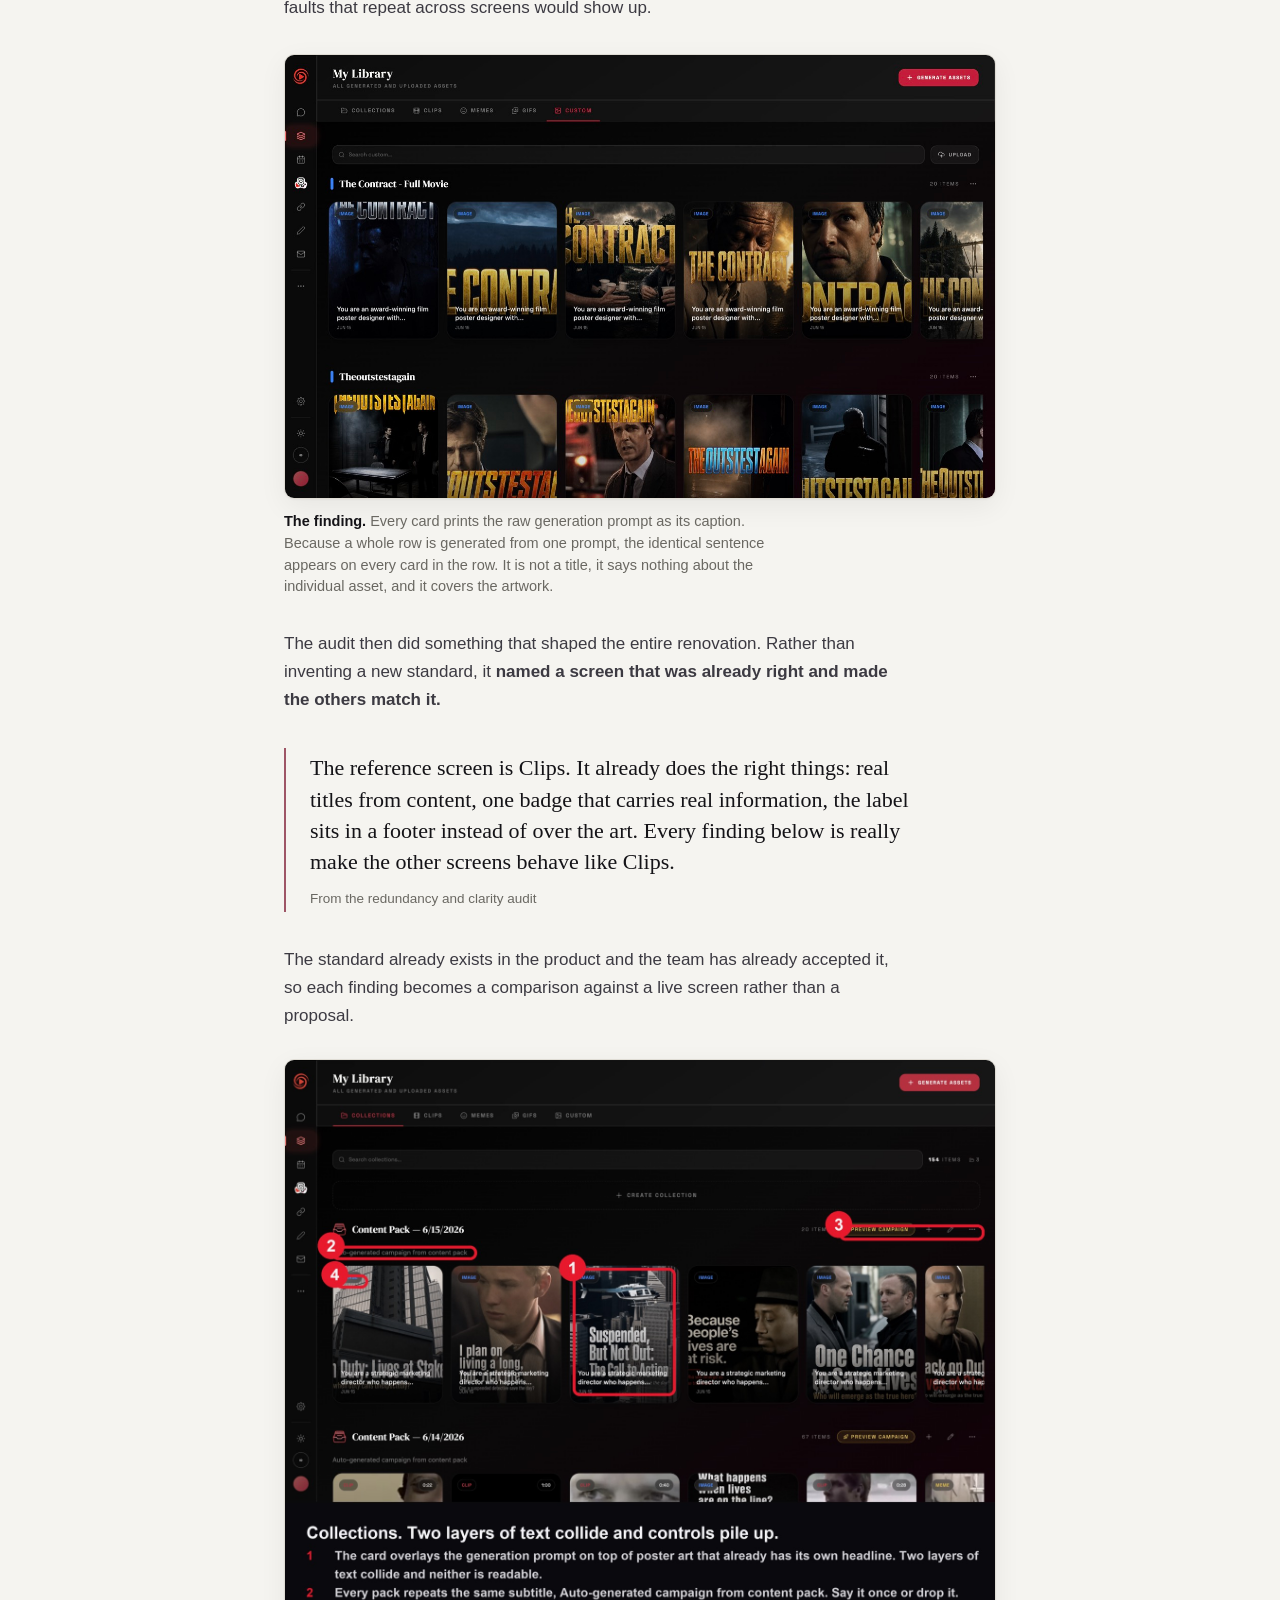
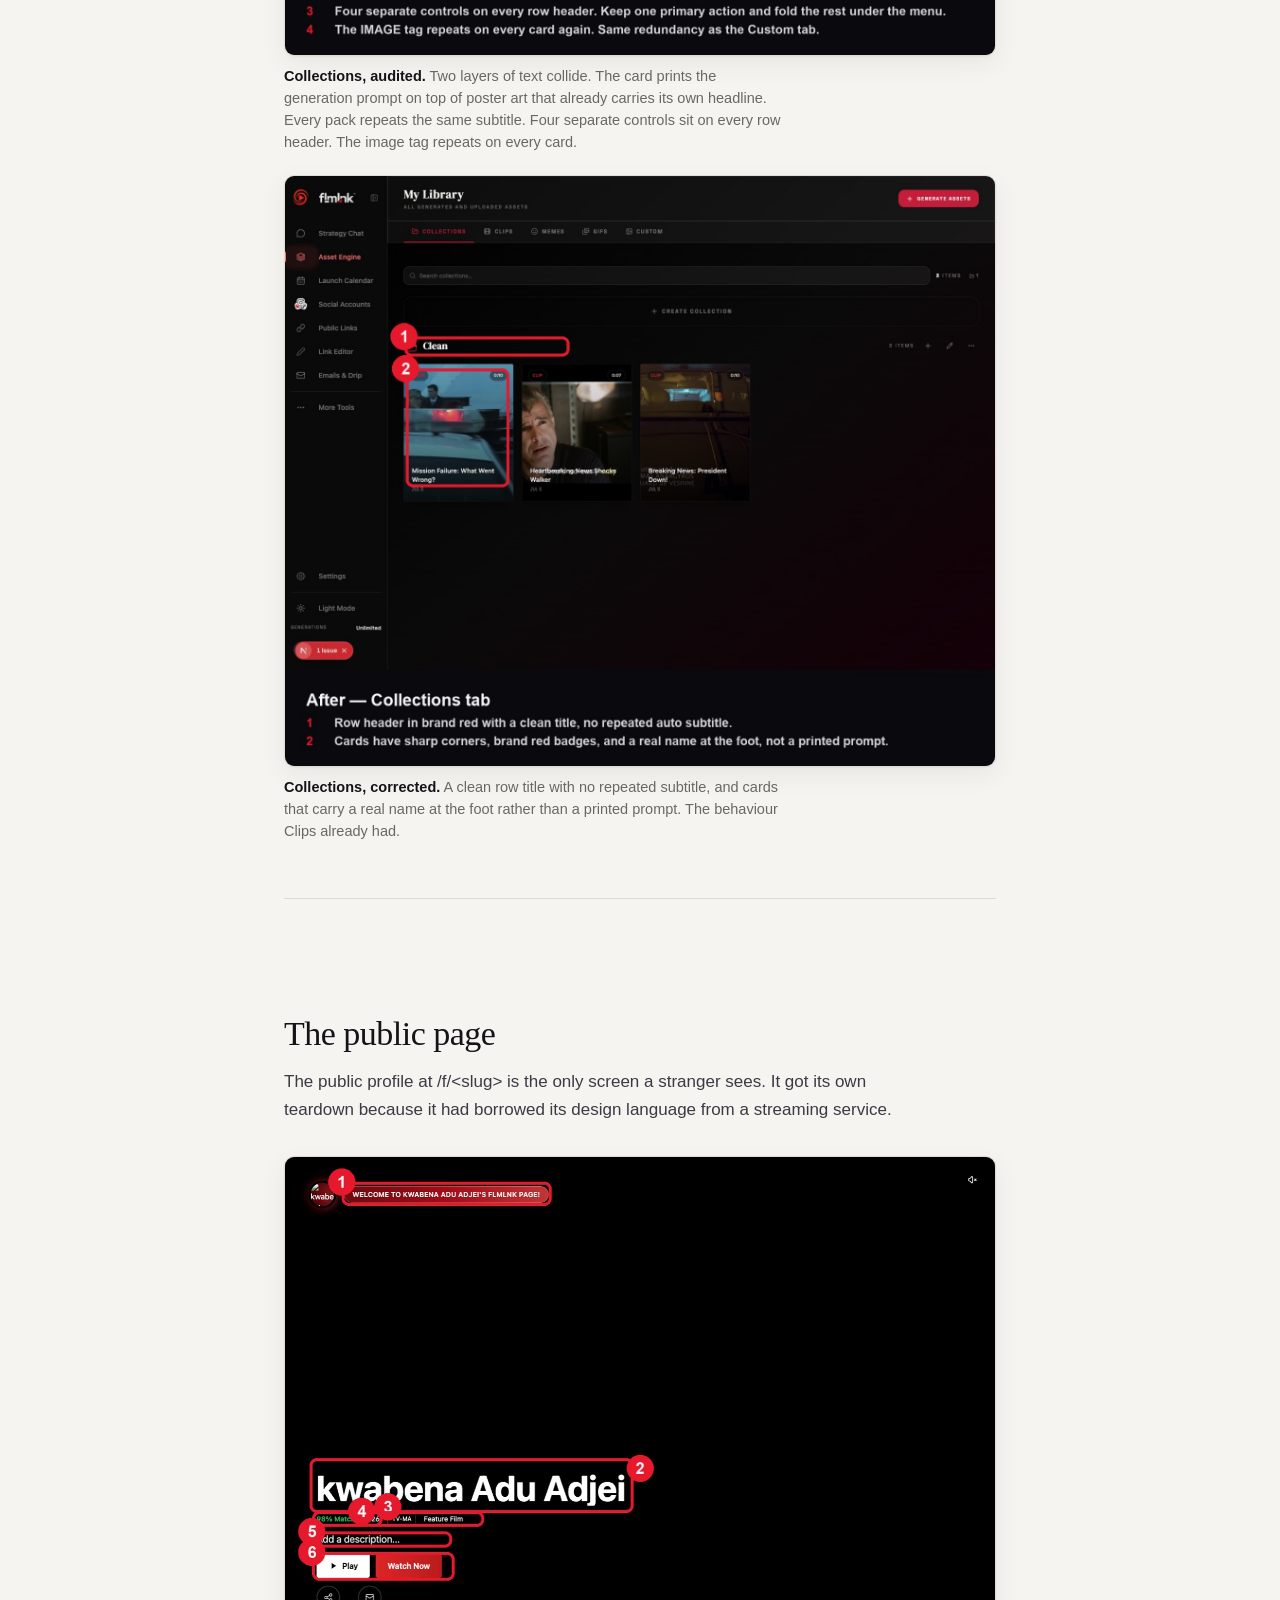
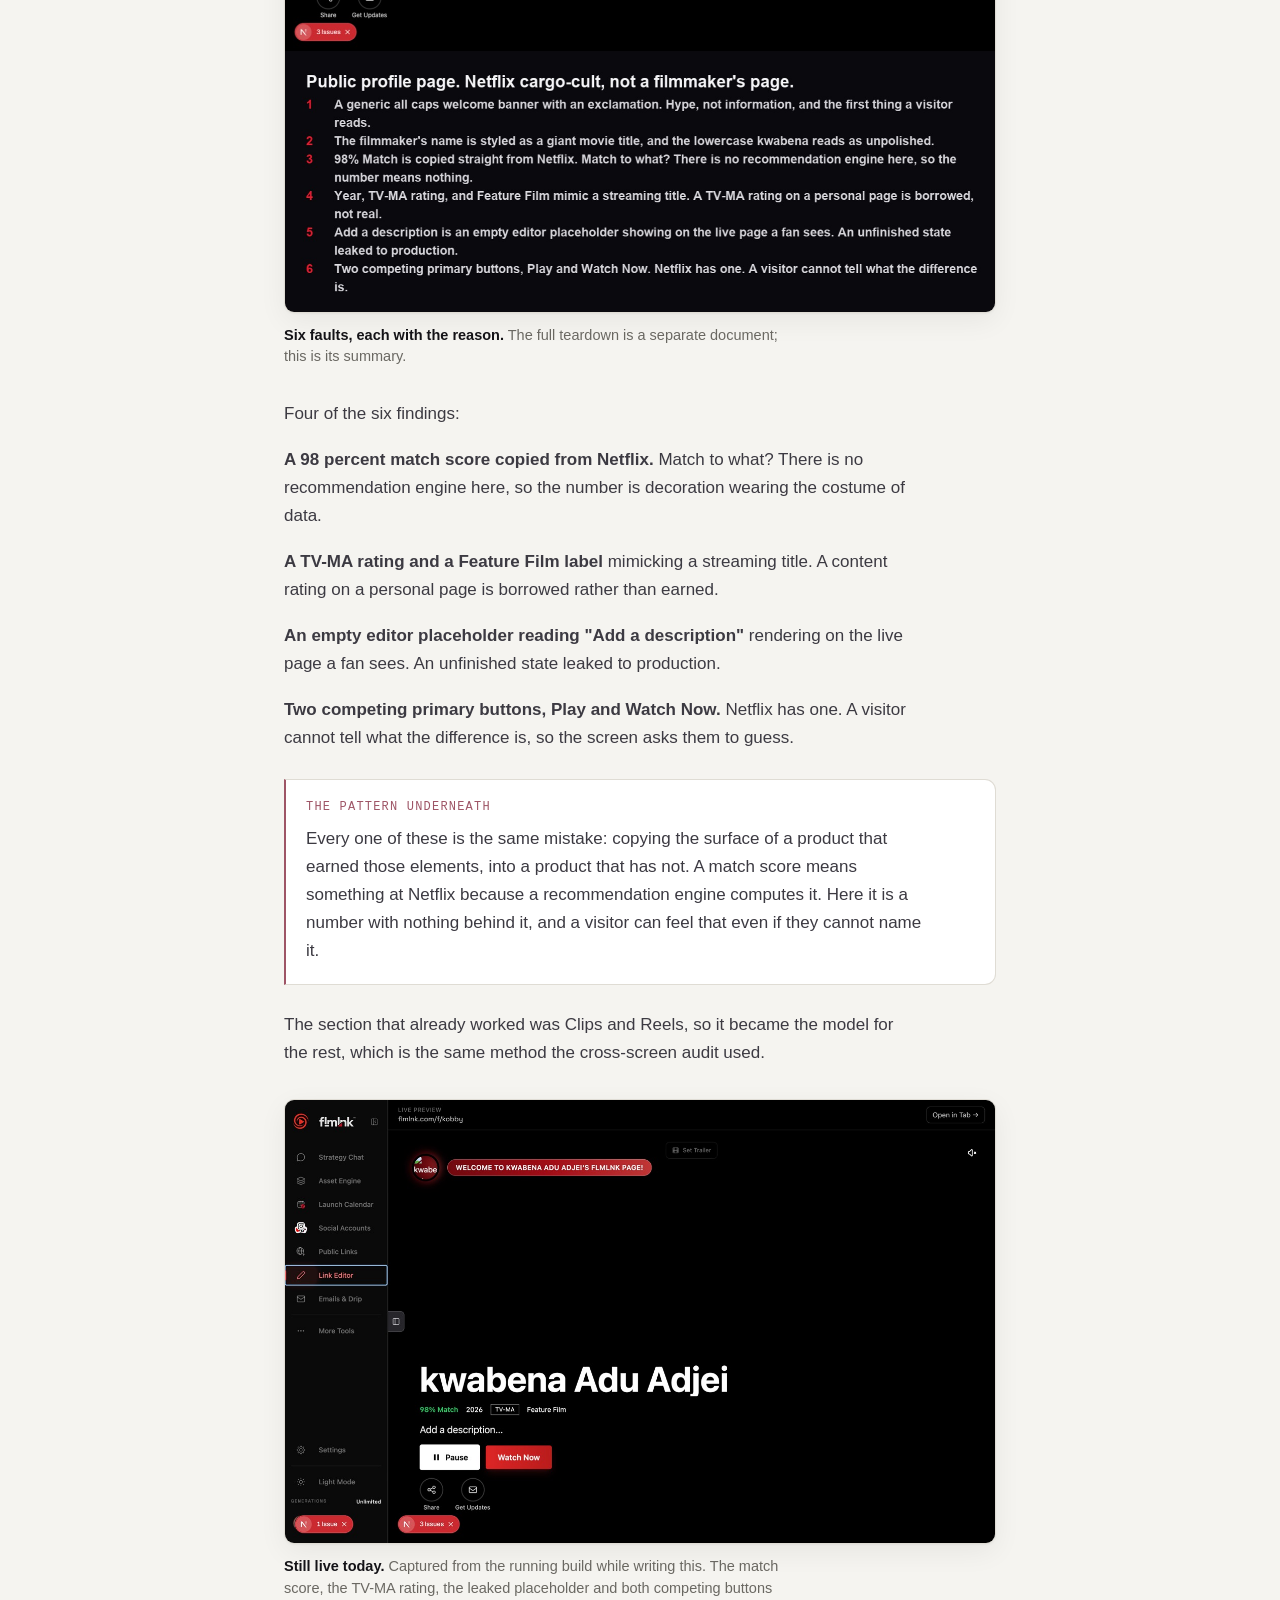
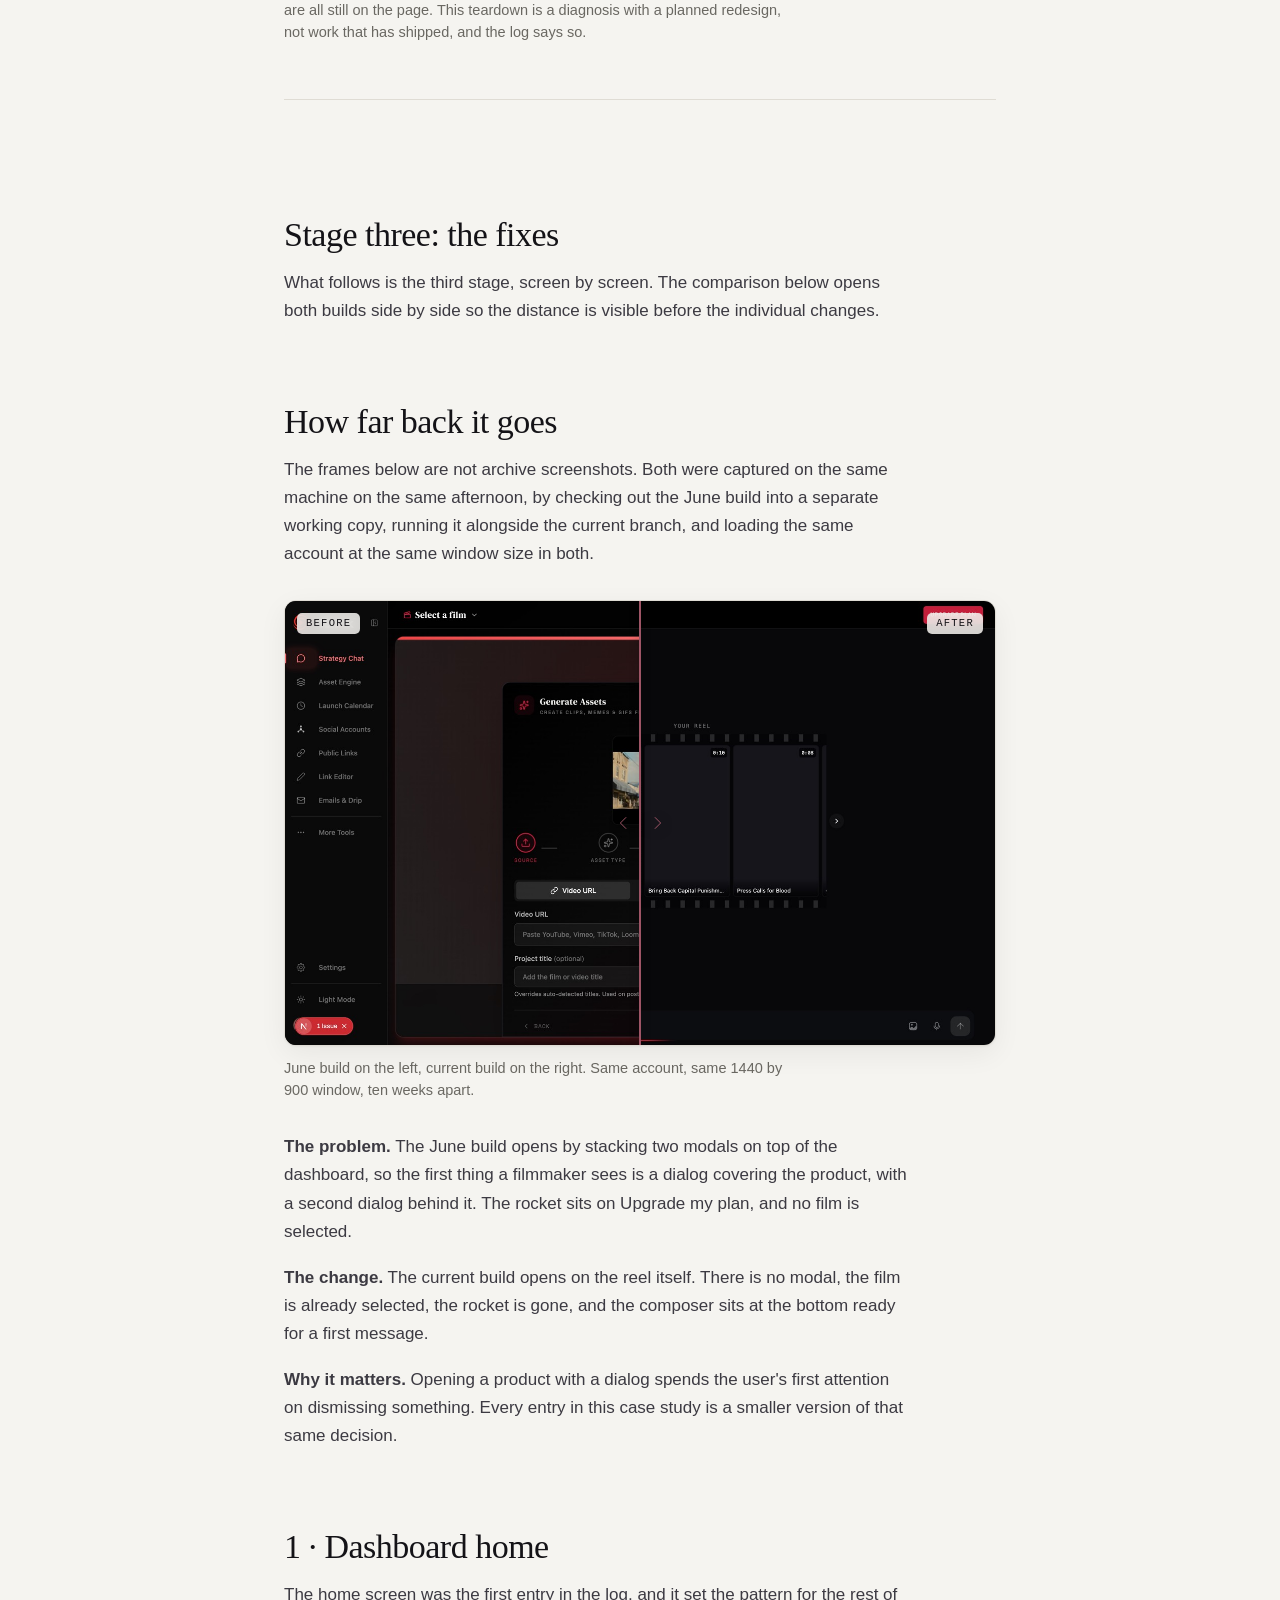
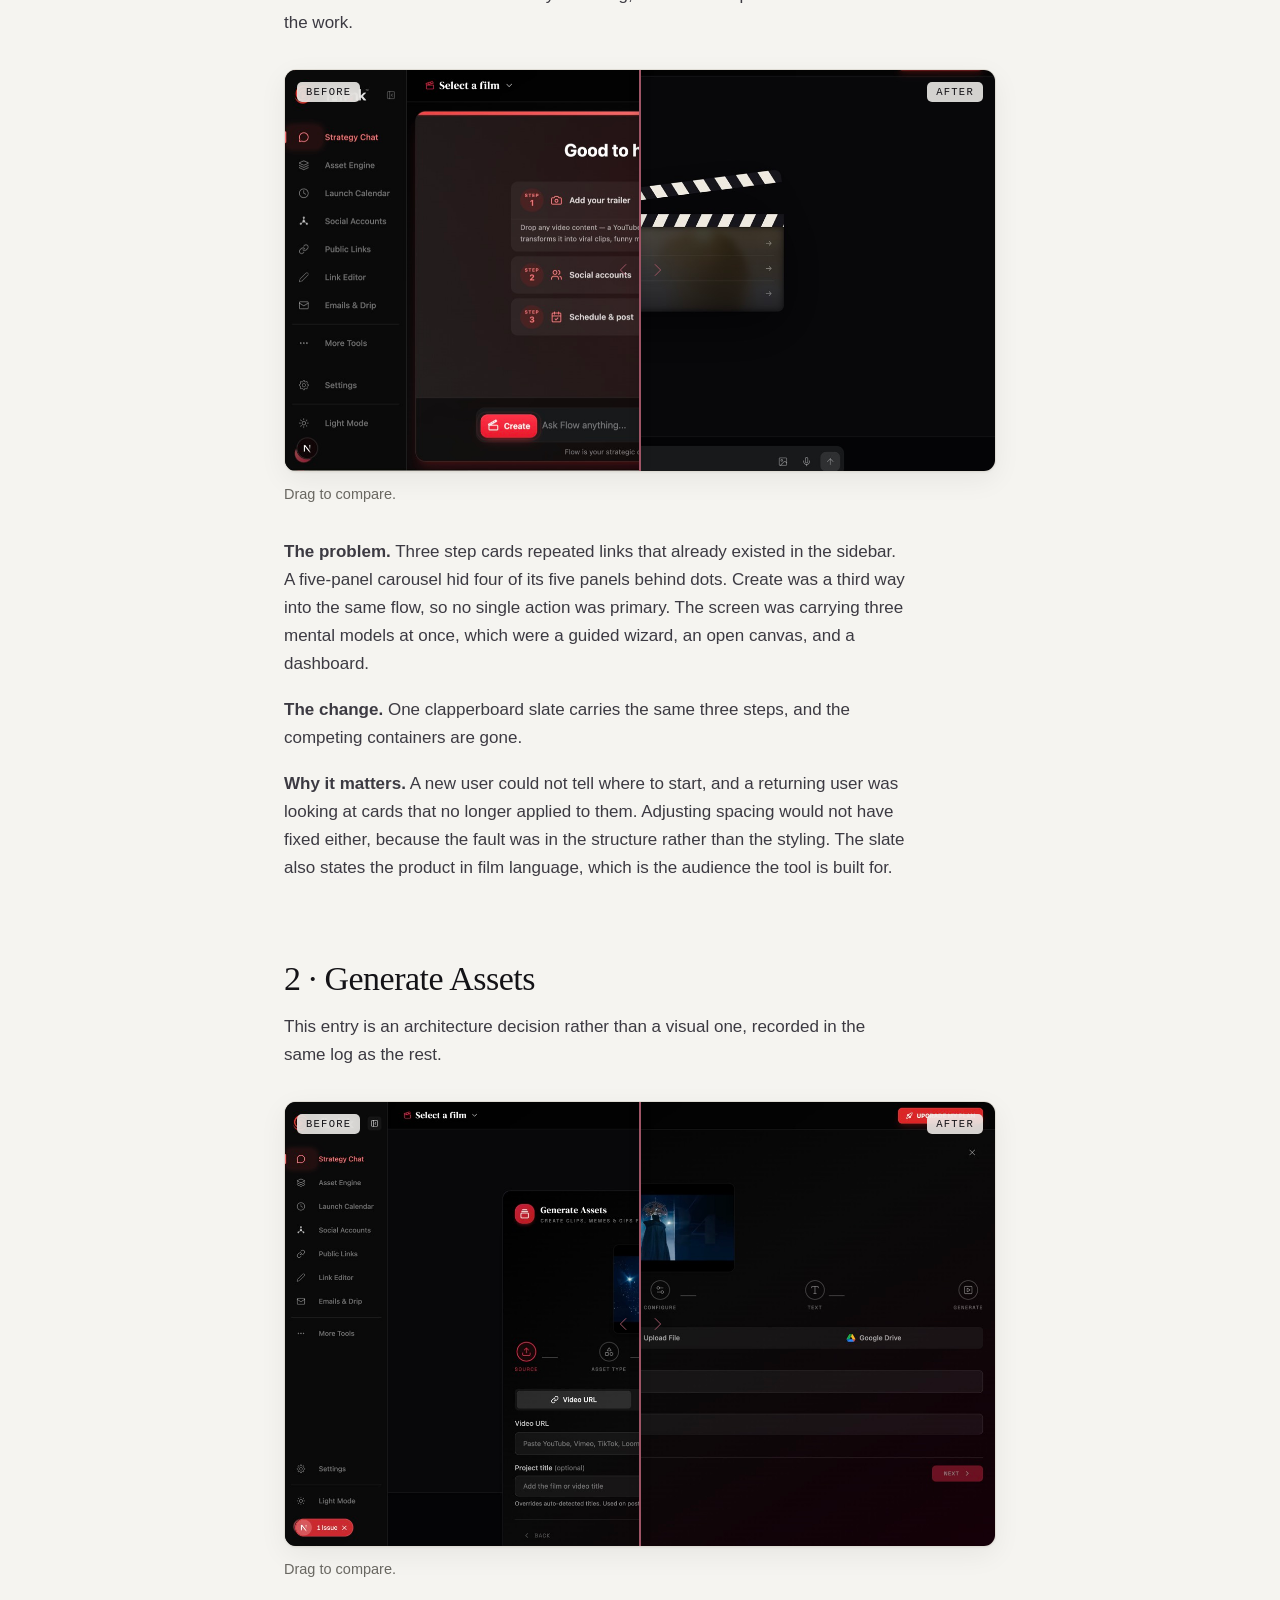
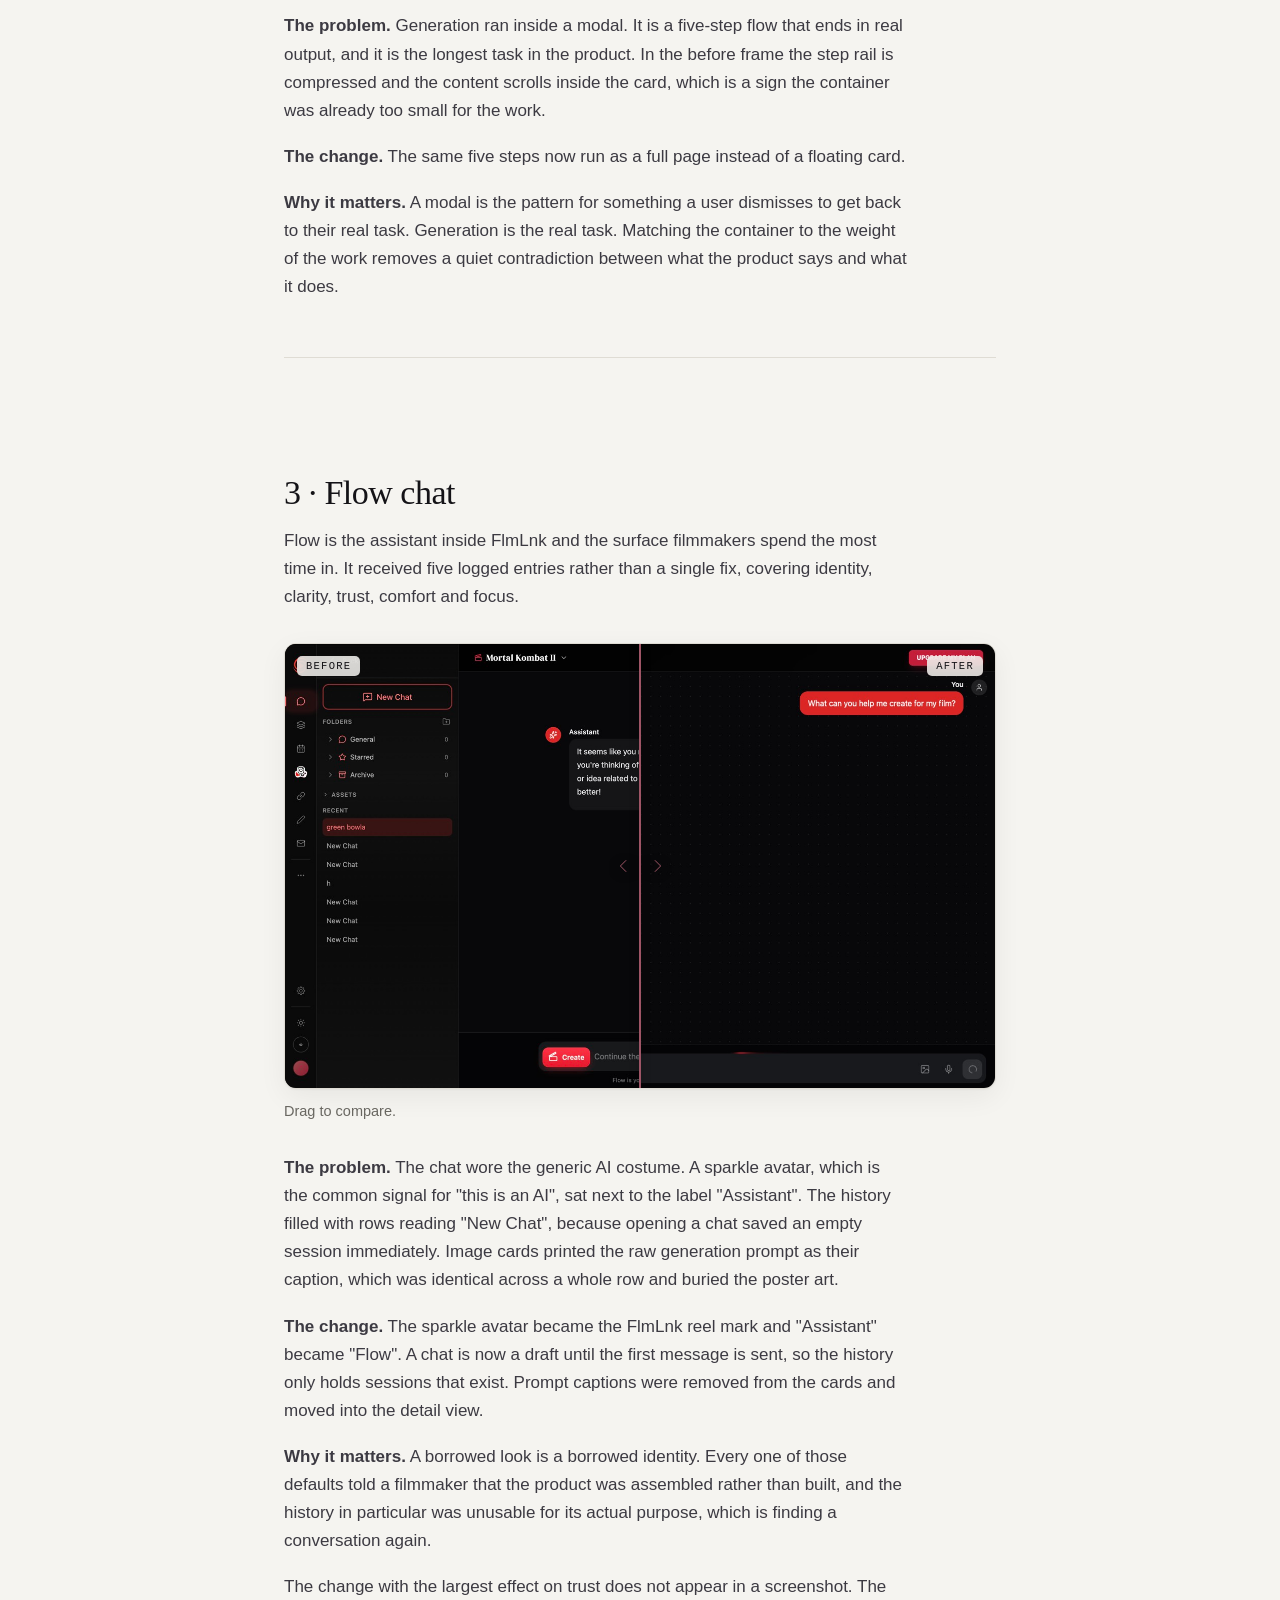
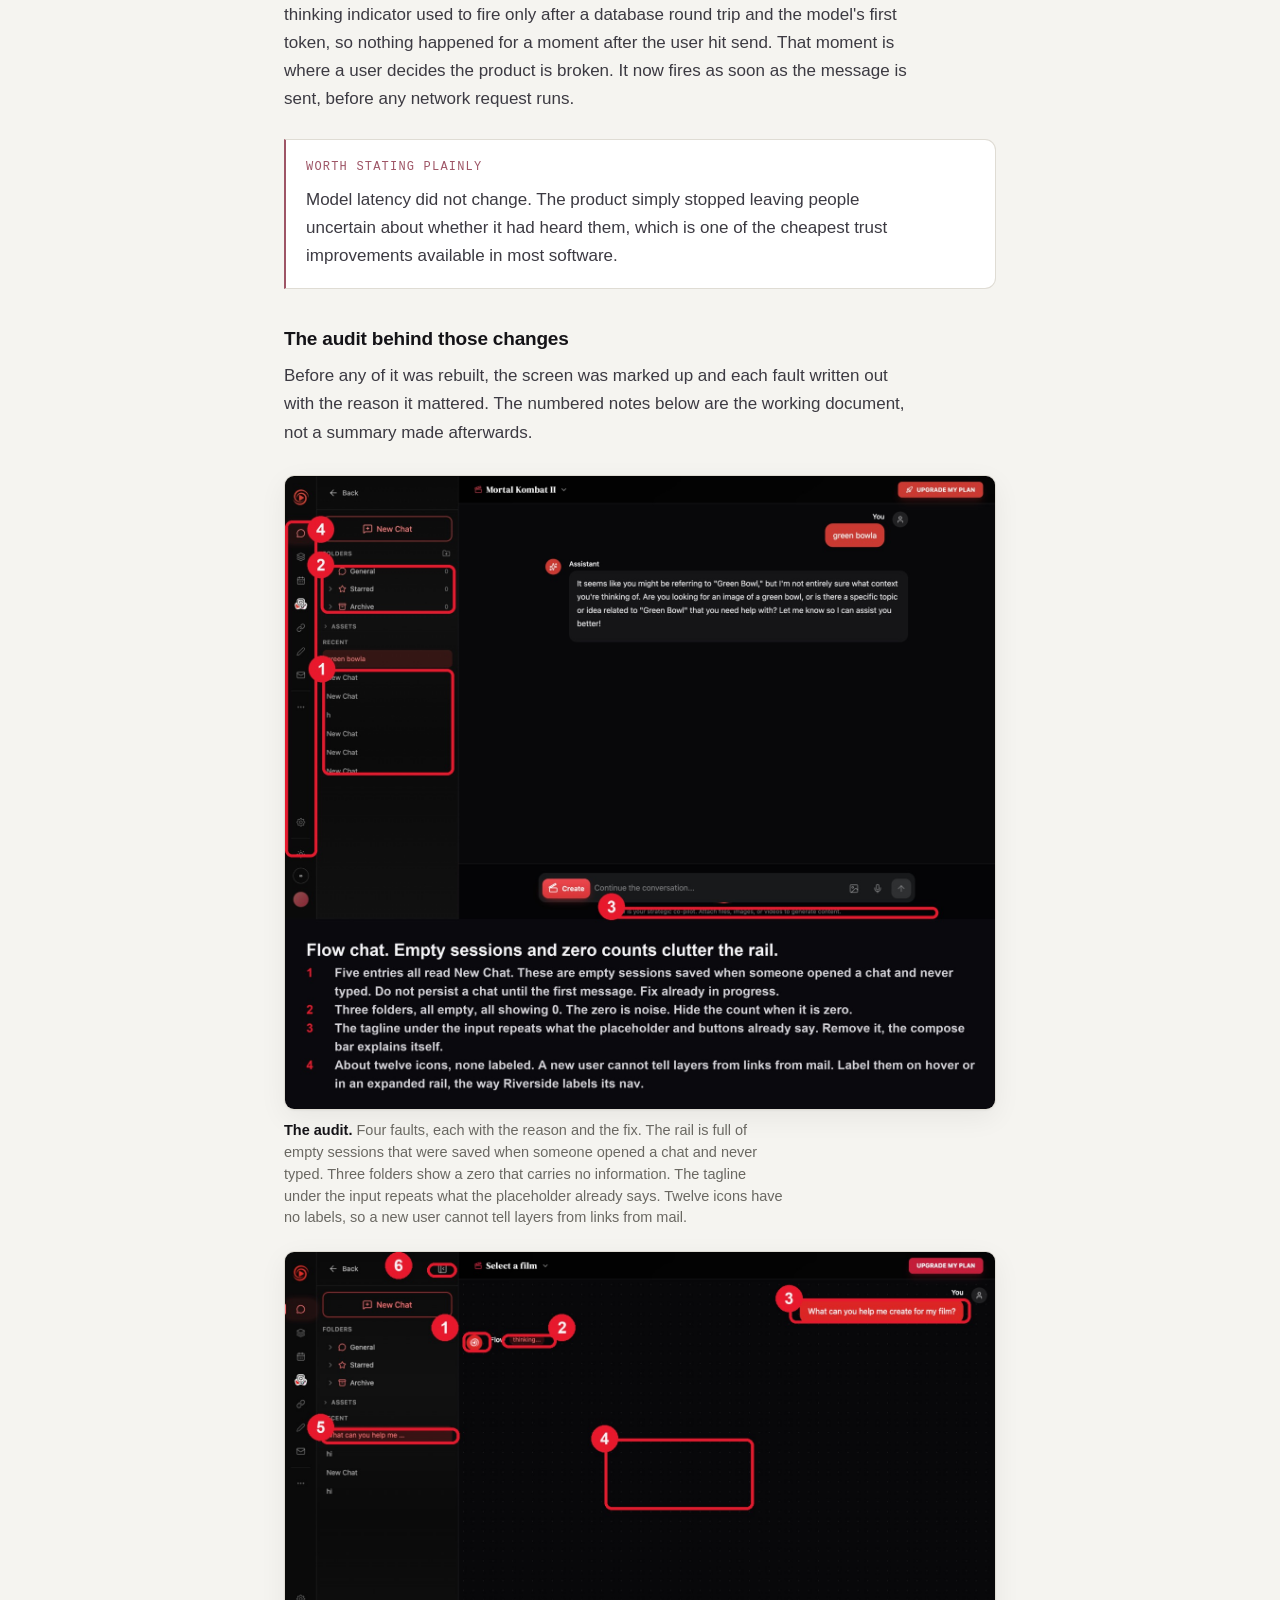
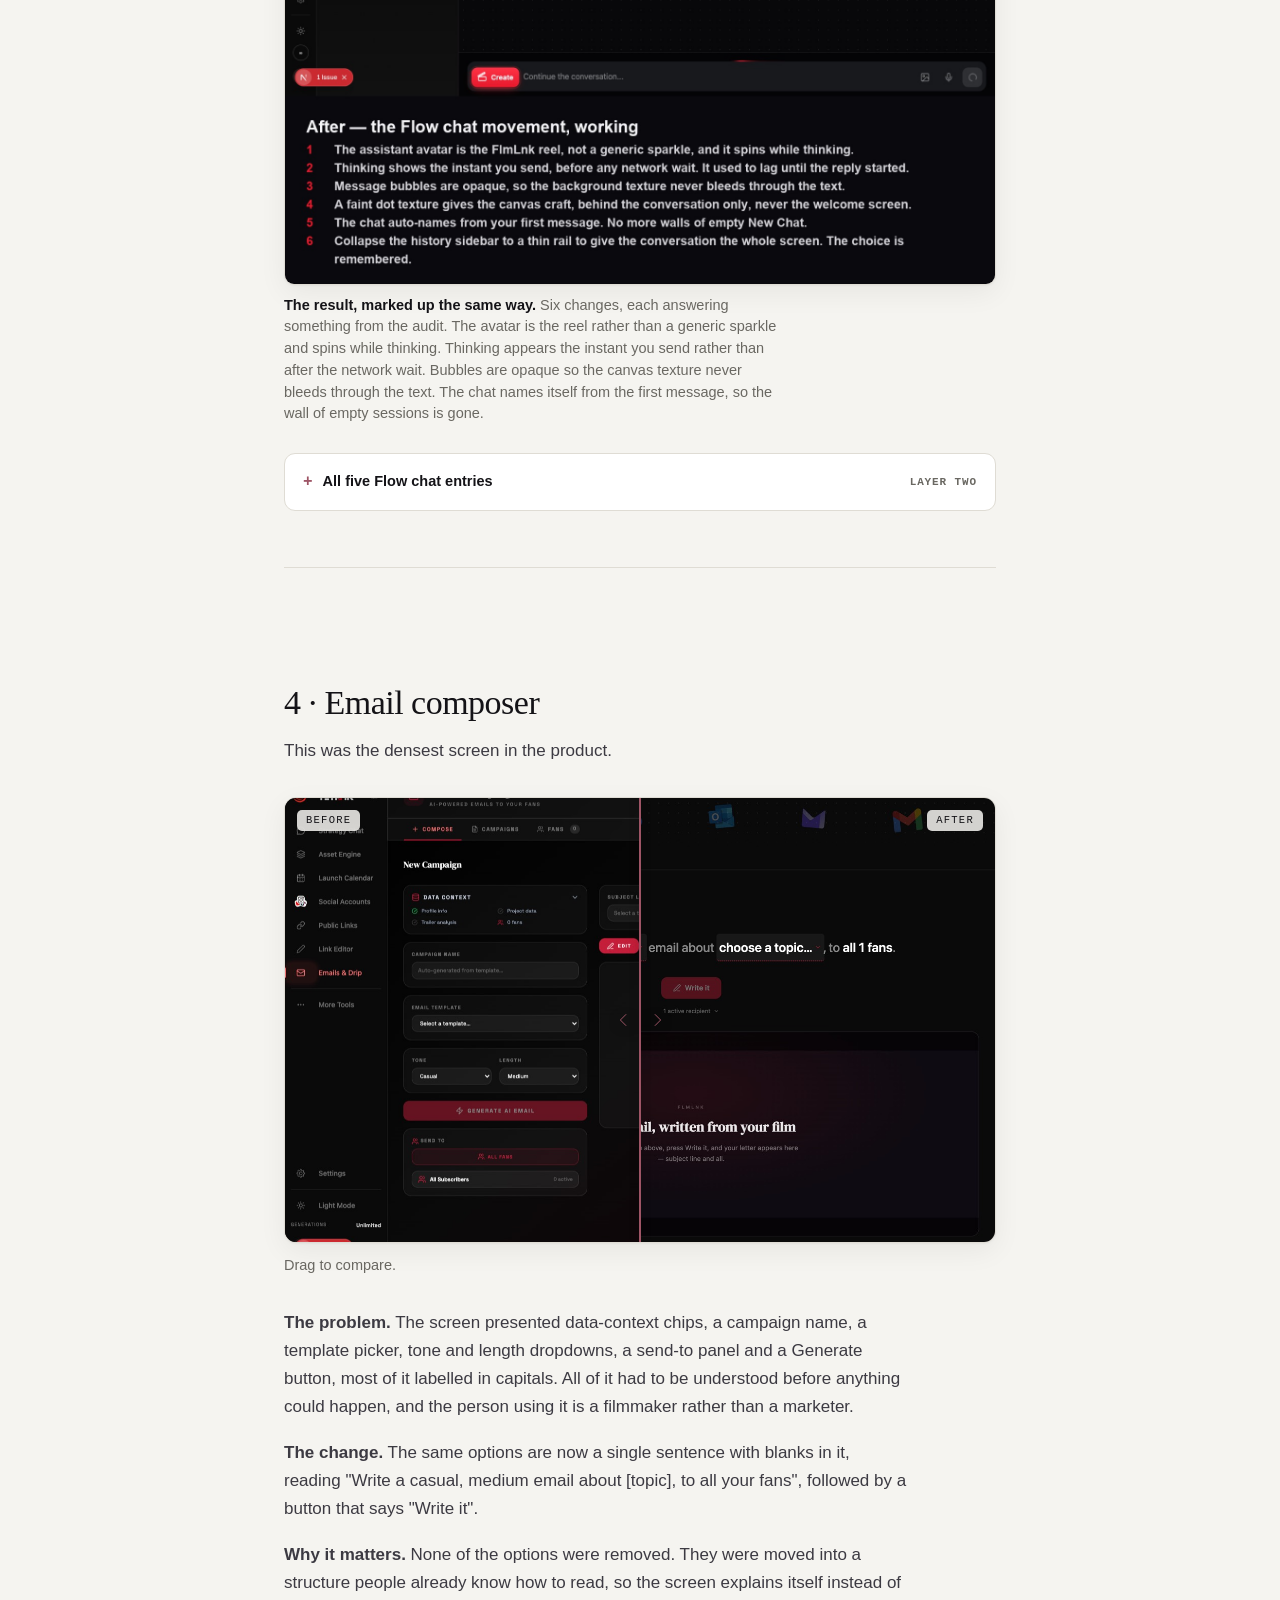
<file: renovation.html>
<!doctype html>
<html lang="en">
<head>
<meta charset="utf-8">
<meta name="viewport" content="width=device-width, initial-scale=1">
<title>The Renovation · Kobby Adjei</title>
<meta name="description" content="A UI renovation run as one movement: one thesis, five principles, twenty-one logged changes to a film-marketing product.">
<link rel="stylesheet" href="assets/ics.css">
<link rel="stylesheet" href="assets/site.2.css">
<link rel="icon" href="data:image/svg+xml,<svg xmlns='http://www.w3.org/2000/svg' viewBox='0 0 32 32'><circle cx='16' cy='16' r='15' fill='%23F4F2E9' stroke='%2324251F' stroke-width='1.4'/><path d='M16 1A15 15 0 0 1 16 31A7.5 7.5 0 0 1 16 16A7.5 7.5 0 0 0 16 1Z' fill='%2324251F'/><circle cx='16' cy='8.5' r='3' fill='%2324251F'/><circle cx='16' cy='23.5' r='3' fill='%23F4F2E9'/></svg>"><text y='26' font-size='26'>◐</text></svg>">
<style>
/* Critical layout floor. Inlined on purpose: the HTML is always revalidated, so
   even a stale external stylesheet cannot let these images render at their
   intrinsic 1500px and blow out the column. */
img-comparison-slider,.cmp{display:block;width:100%;max-width:100%}
img-comparison-slider img{display:block;width:100%;height:auto}
img{max-width:100%;height:auto}
</style>
</head>
<body class="craft">

<nav class="mast"><div class="in">
  <a class="me" href="./">Kobby Adjei</a>
  <a class="here" href="renovation.html">The Renovation</a>
  <a href="tournament.html">The Tournament</a>
  <a href="frame-budget.html">The Frame Budget</a>
  <a href="tutor-test.html">The Tutor Test</a>
  <a href="project-k.html">Project K</a>
  <a class="src" href="https://github.com/Kobby-Adjei/kobby-adjei-portfolio" target="_blank" rel="noopener">Source</a>
</div></nav>

<div class="wrap">

<header class="hero">
  <div class="eyebrow">Case one · Product design · FlmLnk</div>
  <h1>FlmLnk looked like every other AI app released that year.</h1>
  <p class="lede" style="margin-top:26px">FlmLnk is a marketing tool for filmmakers. Most of the people using it
  are running their own distribution for the first time and are not marketers.</p>
  <p>A sparkle avatar, a rocket icon, a co-pilot tagline, blue accents on a red brand. Individually small.
  Together they tell a filmmaker the tool was assembled from defaults, which matters for a product asking them to
  stake a launch on it.</p>
  <p>This page covers the frame used to fix that, then six changes that came out of it. Each one follows the
  same shape as the log entry behind it: the screen, the problem, the change, and why it matters.</p>
</header>

<section>
  <h2>The frame</h2>
  <p>Every change traces back to one sentence.</p>
  <blockquote>
    Every change removes something that made the product feel unsure of itself.
    <cite>The thesis for the renovation</cite>
  </blockquote>
  <p>That sentence does more work than any single fix. It converts a long run of aesthetic opinions into one
  question any member of the team can answer, which is whether a given screen looks like it knows what it is.</p>
  <p>Five principles sit underneath it. Every entry in the log is tagged to one of them, which is what keeps a
  renovation from drifting into personal taste.</p>
  <ol class="principles">
    <li><b>Brand carries the screen.</b> Remove the generic AI signifiers and let the reel mark, the serif, and the poster art do the work.</li>
    <li><b>Clarity is a feature.</b> Every element should either carry information or step aside. If it does neither it is noise, and noise costs the user attention they came to spend on their film.</li>
    <li><b>Acknowledge instantly.</b> Feedback latency reads as breakage, so the system should never leave a user wondering whether it heard them.</li>
    <li><b>Personality is felt, not noticed.</b> Texture and warmth are worth having up to the point where they start competing with the content.</li>
    <li><b>One accent, one voice.</b> Consistency is what makes a product read as trustworthy.</li>
  </ol>

  <details class="deep">
    <summary>How the work is recorded<span class="hint">layer two</span></summary>
    <div class="body">
      <p>The renovation is an append-only log rather than a document that gets rewritten. Every shipped change gets
      an entry in a fixed shape, covering the screen and its context, the problem before, the change after, why it
      matters, and the principle it traces to. Each entry also has a before and after frame sharing a base filename,
      so the two can always be lined up.</p>
      <p>There are twenty-one entries so far, grouped into chapters. Those chapters cover individual screen fixes, a
      cross-screen redundancy audit, the Flow chat movement, and the public page movement. Changes that need more
      room get a case study of their own, which the log points to.</p>
      <p>The practical benefit is that by the tenth change the discussion was shorter than it was at the first,
      because the principles had been settled once instead of being re-argued each time.</p>
    </div>
  </details>
</section>

<hr class="rule">

<section>
  <h2>Stage one: look before touching</h2>
  <p>Before any screen was changed, two inspection reports were written. One covers Riverside Studio, a competitor
  in the same creator-tool space. The other covers FlmLnk, written to be read beside it.</p>

  <figure>
    <img src="assets/benchmark-riverside.jpg" alt="Riverside Studio, inspected as a competitor benchmark" loading="lazy">
    <figcaption><b>The benchmark.</b> Riverside runs a near-black surface with one violet accent used only on
    primary actions. Every navigation item pairs an icon with a label, which FlmLnk did not do. Their default
    collapsed sidebar is icon-only, which costs a new user recognition, and their secondary text sits low enough in
    contrast to raise an accessibility question. Useful in both directions: some things to copy, some to avoid.</figcaption>
  </figure>

  <p>The FlmLnk report ends with a section that decided how the rest of the work was ordered. It
  <b>separates confirmed bugs from design opinions.</b> A bug is a fact and gets fixed. An opinion has to be argued
  and can be declined.</p>

  <div class="callout">
    <div class="t">Why that split matters</div>
    <p>Without it, a renovation becomes one long list where a white-on-white theme bug and a preference about corner
    radius carry equal weight. With it, the work can be prioritised, and the opinions can be challenged by anyone on
    the team without slowing down the fixes.</p>
  </div>
</section>

<hr class="rule">

<section>
  <h2>Stage two: audit the screens against each other</h2>
  <p>The second stage looked at four screens together rather than one at a time, so faults that repeat across
  screens would show up.</p>

  <figure>
    <img src="assets/audit-evidence.jpg" alt="The Custom tab, where every card prints the same generation prompt as its caption" loading="lazy">
    <figcaption><b>The finding.</b> Every card prints the raw generation prompt as its caption. Because a whole row
    is generated from one prompt, the identical sentence appears on every card in the row. It is not a title, it
    says nothing about the individual asset, and it covers the artwork.</figcaption>
  </figure>

  <p>The audit then did something that shaped the entire renovation. Rather than inventing a new standard, it
  <b>named a screen that was already right and made the others match it.</b></p>

  <blockquote>
    The reference screen is Clips. It already does the right things: real titles from content, one badge that
    carries real information, the label sits in a footer instead of over the art. Every finding below is really
    make the other screens behave like Clips.
    <cite>From the redundancy and clarity audit</cite>
  </blockquote>

  <p>The standard already exists in the product and the team has already accepted it, so each finding becomes a
  comparison against a live screen rather than a proposal.</p>

  <div class="audit">
    <figure>
      <img src="assets/audit-collections-before.jpg" alt="Collections marked up with four numbered faults" loading="lazy">
      <figcaption><b>Collections, audited.</b> Two layers of text collide. The card prints the generation prompt on
      top of poster art that already carries its own headline. Every pack repeats the same subtitle. Four separate
      controls sit on every row header. The image tag repeats on every card.</figcaption>
    </figure>
    <figure>
      <img src="assets/audit-collections-after.jpg" alt="Collections after, marked up with the two changes" loading="lazy">
      <figcaption><b>Collections, corrected.</b> A clean row title with no repeated subtitle, and cards that carry a
      real name at the foot rather than a printed prompt. The behaviour Clips already had.</figcaption>
    </figure>
  </div>
</section>

<hr class="rule">

<section>
  <h2>The public page</h2>
  <p>The public profile at <span class="num">/f/&lt;slug&gt;</span> is the only screen a stranger sees. It got its
  own teardown because it had borrowed its design language from a streaming service.</p>

  <figure>
    <img src="assets/teardown-public.jpg" alt="The public film page marked up with six numbered faults and written notes" loading="lazy">
    <figcaption><b>Six faults, each with the reason.</b> The full teardown is a separate document; this is its
    summary.</figcaption>
  </figure>

  <p>Four of the six findings:</p>
  <p><b>A 98 percent match score copied from Netflix.</b> Match to what? There is no recommendation engine here, so
  the number is decoration wearing the costume of data.</p>
  <p><b>A TV-MA rating and a Feature Film label</b> mimicking a streaming title. A content rating on a personal page
  is borrowed rather than earned.</p>
  <p><b>An empty editor placeholder reading "Add a description"</b> rendering on the live page a fan sees. An
  unfinished state leaked to production.</p>
  <p><b>Two competing primary buttons, Play and Watch Now.</b> Netflix has one. A visitor cannot tell what the
  difference is, so the screen asks them to guess.</p>

  <div class="callout">
    <div class="t">The pattern underneath</div>
    <p>Every one of these is the same mistake: copying the surface of a product that earned those elements, into a
    product that has not. A match score means something at Netflix because a recommendation engine computes it. Here
    it is a number with nothing behind it, and a visitor can feel that even if they cannot name it.</p>
  </div>

  <p>The section that already worked was Clips and Reels, so it became the model for the rest, which is the same
  method the cross-screen audit used.</p>

  <figure>
    <img src="assets/public-still-live.jpg" alt="The link editor preview, still showing the match score, rating and two competing buttons" loading="lazy">
    <figcaption><b>Still live today.</b> Captured from the running build while writing this. The match score, the
    TV-MA rating, the leaked placeholder and both competing buttons are all still on the page. This teardown is a
    diagnosis with a planned redesign, not work that has shipped, and the log says so.</figcaption>
  </figure>
</section>

<hr class="rule">

<section>
  <h2>Stage three: the fixes</h2>
  <p>What follows is the third stage, screen by screen. The comparison below opens both builds side by side so the distance is visible before the individual changes.</p>
</section>

<section>
  <h2>How far back it goes</h2>
  <p>The frames below are not archive screenshots. Both were captured on the same machine on the same afternoon,
  by checking out the June build into a separate working copy, running it alongside the current branch, and
  loading the same account at the same window size in both.</p>

  <figure>
    <div class="cmp">
      <img-comparison-slider keyboard="enabled" tabindex="0">
        <img slot="first" src="assets/before-origin.jpg" alt="The June build, opening into a stacked Generate Assets modal">
        <img slot="second" src="assets/after-origin.jpg" alt="The current build, opening on the reel with no modal">
      </img-comparison-slider>
      <span class="tag b">Before</span><span class="tag a">After</span>
    </div>
    <figcaption>June build on the left, current build on the right. Same account, same 1440 by 900 window,
    ten weeks apart.</figcaption>
  </figure>

  <p><b>The problem.</b> The June build opens by stacking two modals on top of the dashboard, so the first thing a
  filmmaker sees is a dialog covering the product, with a second dialog behind it. The rocket sits on Upgrade my
  plan, and no film is selected.</p>
  <p><b>The change.</b> The current build opens on the reel itself. There is no modal, the film is already
  selected, the rocket is gone, and the composer sits at the bottom ready for a first message.</p>
  <p><b>Why it matters.</b> Opening a product with a dialog spends the user's first attention on dismissing
  something. Every entry in this case study is a smaller version of that same decision.</p>
</section>

<section>
  <h2>1 · Dashboard home</h2>
  <p>The home screen was the first entry in the log, and it set the pattern for the rest of the work.</p>

  <figure>
    <div class="cmp">
      <img-comparison-slider keyboard="enabled" tabindex="0">
        <img slot="first" src="assets/before-dashboard.jpg" alt="Dashboard home before, showing three step cards above a five-panel carousel">
        <img slot="second" src="assets/after-dashboard.jpg" alt="The slate, a clapperboard carrying the three steps">
      </img-comparison-slider>
      <span class="tag b">Before</span><span class="tag a">After</span>
    </div>
    <figcaption>Drag to compare.</figcaption>
  </figure>

  <p><b>The problem.</b> Three step cards repeated links that already existed in the sidebar. A five-panel carousel
  hid four of its five panels behind dots. Create was a third way into the same flow, so no single action was
  primary. The screen was carrying three mental models at once, which were a guided wizard, an open canvas, and a
  dashboard.</p>
  <p><b>The change.</b> One clapperboard slate carries the same three steps, and the competing containers are gone.</p>
  <p><b>Why it matters.</b> A new user could not tell where to start, and a returning user was looking at cards that
  no longer applied to them. Adjusting spacing would not have fixed either, because the fault was in the structure
  rather than the styling. The slate also states the product in film language, which is the audience the tool is
  built for.</p>
</section>

<section>
  <h2>2 · Generate Assets</h2>
  <p>This entry is an architecture decision rather than a visual one, recorded in the same log as the rest.</p>

  <figure>
    <div class="cmp">
      <img-comparison-slider keyboard="enabled" tabindex="0">
        <img slot="first" src="assets/before-generate.jpg" alt="Generate Assets before, running inside a modal over the app">
        <img slot="second" src="assets/after-generate.jpg" alt="Generate Assets after, running as a full page">
      </img-comparison-slider>
      <span class="tag b">Before</span><span class="tag a">After</span>
    </div>
    <figcaption>Drag to compare.</figcaption>
  </figure>

  <p><b>The problem.</b> Generation ran inside a modal. It is a five-step flow that ends in real output, and it is
  the longest task in the product. In the before frame the step rail is compressed and the content scrolls inside
  the card, which is a sign the container was already too small for the work.</p>
  <p><b>The change.</b> The same five steps now run as a full page instead of a floating card.</p>
  <p><b>Why it matters.</b> A modal is the pattern for something a user dismisses to get back to their real task.
  Generation is the real task. Matching the container to the weight of the work removes a quiet contradiction
  between what the product says and what it does.</p>
</section>

<hr class="rule">

<section>
  <h2>3 · Flow chat</h2>
  <p>Flow is the assistant inside FlmLnk and the surface filmmakers spend the most time in. It received five logged
  entries rather than a single fix, covering identity, clarity, trust, comfort and focus.</p>

  <figure>
    <div class="cmp">
      <img-comparison-slider keyboard="enabled" tabindex="0">
        <img slot="first" src="assets/before-flow-chat.jpg" alt="Flow chat before, with a sparkle avatar and repeated New Chat rows">
        <img slot="second" src="assets/after-flow-chat.jpg" alt="Flow chat after, with the reel mark avatar and real chat titles">
      </img-comparison-slider>
      <span class="tag b">Before</span><span class="tag a">After</span>
    </div>
    <figcaption>Drag to compare.</figcaption>
  </figure>

  <p><b>The problem.</b> The chat wore the generic AI costume. A sparkle avatar, which is the common signal for
  "this is an AI", sat next to the label "Assistant". The history filled with rows reading "New Chat", because
  opening a chat saved an empty session immediately. Image cards printed the raw generation prompt as their
  caption, which was identical across a whole row and buried the poster art.</p>
  <p><b>The change.</b> The sparkle avatar became the FlmLnk reel mark and "Assistant" became "Flow". A chat is now
  a draft until the first message is sent, so the history only holds sessions that exist. Prompt captions were
  removed from the cards and moved into the detail view.</p>
  <p><b>Why it matters.</b> A borrowed look is a borrowed identity. Every one of those defaults told a filmmaker
  that the product was assembled rather than built, and the history in particular was unusable for its actual
  purpose, which is finding a conversation again.</p>

  <p>The change with the largest effect on trust does not appear in a screenshot. The thinking indicator used to
  fire only after a database round trip and the model's first token, so nothing happened for a moment after the
  user hit send. That moment is where a user decides the product is broken. It now fires as soon as the message is
  sent, before any network request runs.</p>

  <div class="callout">
    <div class="t">Worth stating plainly</div>
    <p>Model latency did not change. The product simply stopped leaving people uncertain about whether it had heard
    them, which is one of the cheapest trust improvements available in most software.</p>
  </div>


  <h3 style="margin-top:34px">The audit behind those changes</h3>
  <p>Before any of it was rebuilt, the screen was marked up and each fault written out with the reason it mattered.
  The numbered notes below are the working document, not a summary made afterwards.</p>

  <div class="audit">
    <figure>
      <img src="assets/audit-before.jpg" alt="The June Flow chat marked up with four numbered faults and written notes explaining each" loading="lazy">
      <figcaption><b>The audit.</b> Four faults, each with the reason and the fix. The rail is full of empty
      sessions that were saved when someone opened a chat and never typed. Three folders show a zero that carries
      no information. The tagline under the input repeats what the placeholder already says. Twelve icons have no
      labels, so a new user cannot tell layers from links from mail.</figcaption>
    </figure>
    <figure>
      <img src="assets/audit-after.jpg" alt="The rebuilt Flow chat marked up with six numbered changes and written notes" loading="lazy">
      <figcaption><b>The result, marked up the same way.</b> Six changes, each answering something from the audit.
      The avatar is the reel rather than a generic sparkle and spins while thinking. Thinking appears the instant
      you send rather than after the network wait. Bubbles are opaque so the canvas texture never bleeds through
      the text. The chat names itself from the first message, so the wall of empty sessions is gone.</figcaption>
    </figure>
  </div>

  <details class="deep">
    <summary>All five Flow chat entries<span class="hint">layer two</span></summary>
    <div class="body">
      <p><b>07, identity.</b> Sparkle avatar to the reel mark. The rocket was dropped from Upgrade and swapped for an
      eye on Preview, because a rocket means launch and the action is look. The blue image badge and accent bar moved
      to the film-red token. The co-pilot tagline was removed. The three in-chat sparkles became a telescope for
      researching, a spinner for thinking, and a plus for generate. Asset and poster cards were given sharp corners
      under a "soft chrome, sharp posters" rule, so a poster reads as a poster rather than an app tile.</p>
      <p><b>08, clarity.</b> Image card captions removed, prompts moved to the detail view, chats saved only after a
      first message, and zero counts hidden on empty folders.</p>
      <p><b>09, trust.</b> The thinking indicator moved ahead of the save round trip and the first token, and the
      redundant pill spinner was removed.</p>
      <p><b>10, comfort.</b> The conversation sat on a flat black void that read as a placeholder. A faint dot stipple
      now sits behind the conversation only, never behind the welcome screen and never over content, and message
      bubbles were made opaque so the texture cannot show through text.</p>
      <p><b>11, focus.</b> The conversation was pinned to a narrow centred column that wasted the panel. It now uses a
      fitted measure that reclaims the space without letting lines run too long, and the history sidebar collapses to
      a rail and remembers that choice.</p>
    </div>
  </details>
</section>

<hr class="rule">

<section>
  <h2>4 · Email composer</h2>
  <p>This was the densest screen in the product.</p>

  <figure>
    <div class="cmp">
      <img-comparison-slider keyboard="enabled" tabindex="0">
        <img slot="first" src="assets/before-emails.jpg" alt="Email campaigns before, a dense form of chips, dropdowns and all-caps labels">
        <img slot="second" src="assets/after-emails.jpg" alt="Emails after, a sentence with blanks to fill in">
      </img-comparison-slider>
      <span class="tag b">Before</span><span class="tag a">After</span>
    </div>
    <figcaption>Drag to compare.</figcaption>
  </figure>

  <p><b>The problem.</b> The screen presented data-context chips, a campaign name, a template picker, tone and
  length dropdowns, a send-to panel and a Generate button, most of it labelled in capitals. All of it had to be
  understood before anything could happen, and the person using it is a filmmaker rather than a marketer.</p>
  <p><b>The change.</b> The same options are now a single sentence with blanks in it, reading "Write a casual,
  medium email about [topic], to all your fans", followed by a button that says "Write it".</p>
  <p><b>Why it matters.</b> None of the options were removed. They were moved into a structure people already know
  how to read, so the screen explains itself instead of requiring the user to learn it first.</p>
</section>

<section>
  <h2>5 · Asset library</h2>
  <p>The library holds everything the product generates, so it is the screen a filmmaker returns to most often,
  and it is where the cross-screen audit found the worst repetition.</p>

  <figure>
    <div class="cmp">
      <img-comparison-slider keyboard="enabled" tabindex="0">
        <img slot="first" src="assets/before-library.jpg" alt="The library in June, with the generation prompt printed across every poster">
        <img slot="second" src="assets/after-library.jpg" alt="The library now, with a real name, date and score under clean artwork">
      </img-comparison-slider>
      <span class="tag b">Before</span><span class="tag a">After</span>
    </div>
    <figcaption>June on the left, the current build on the right, captured from the running app.</figcaption>
  </figure>

  <p><b>The problem.</b> Every card printed its raw generation prompt as a caption. A whole row is generated from
  one prompt, so the identical sentence appeared on every card in that row, covering the artwork it was meant to
  describe.</p>
  <p><b>The change.</b> Each asset now carries a real name taken from its own content, with the date and a score
  beneath it. The prompt moved into the detail view.</p>
  <p><b>Why it matters.</b> A caption repeated five times across a row carries no information, and it was hiding
  the one thing on screen that did. This is the behaviour Clips already had, applied to the rest of the library.</p>
</section>

<section>
  <h2>6 · Public Links</h2>
  <p>Every screen above is used by the filmmaker. This one is seen by their audience.</p>

  <figure>
    <div class="cmp">
      <img-comparison-slider keyboard="enabled" tabindex="0">
        <img slot="first" src="assets/before-public-links.jpg" alt="Public links before, with an all-caps subtitle and six icon buttons per row">
        <img slot="second" src="assets/after-public-links.jpg" alt="Public links after, with each page rendered as a preview of itself">
      </img-comparison-slider>
      <span class="tag b">Before</span><span class="tag a">After</span>
    </div>
    <figcaption>Drag to compare.</figcaption>
  </figure>

  <p><b>The problem.</b> An all-caps subtitle, a status pill, and six identical icon buttons under each row. The
  screen described what it was instead of showing the page the filmmaker had made.</p>
  <p><b>The change.</b> Each published page now renders as a preview of itself, the actions reduce to one primary
  button labelled Open, and the empty slot invites the next page rather than sitting unused.</p>
  <p><b>Why it matters.</b> A published film page carries more reputational weight than anything else in the
  product, because filmmakers send it to people they are trying to impress. Showing the artefact is more useful
  than describing it.</p>
</section>

<hr class="rule">

<section>
  <h2>7 · Settings, as a document</h2>
  <p>Personal Info was thirty-four form controls, all open at once, most of them empty most of the time. Settings
  is checked often and edited rarely, so it should read as a document and only become a form at the moment you
  touch a field.</p>

  <figure>
    <img src="assets/settings-dossier.jpg" alt="Settings rebuilt as rows of label and value with an edit pencil on hover" loading="lazy">
    <figcaption><b>Two registers sharing one row grammar.</b> Things you state, such as name and role, are rows with
    a label, a value and a pencil on hover; clicking a line turns it into the input in place. Things about your
    standing, such as plan and payouts, use the same row with a state dot and a single verb. Empty optional fields
    fold under one line rather than sitting open. The principle was see less, lose nothing: every control still
    exists, one click closer than it looked.</figcaption>
  </figure>
</section>

<hr class="rule">

<section>
  <h2>Current state in production</h2>
  <p>This frame was captured from the live product while this page was being written.</p>
  <figure>
    <img src="assets/live-today.jpg" alt="FlmLnk in production, showing the reel view"
         style="border-radius:12px;border:1px solid var(--rule);box-shadow:var(--shadow)">
    <figcaption>Two logged changes have not shipped yet. The rocket is still on Upgrade my plan, and the composer
    still describes Flow as a strategic co-pilot.</figcaption>
  </figure>
  <p>A renovation of this size ships in stages, and the log runs ahead of the deploy. Showing the current state is
  more useful than showing only the frames where the work is complete, and tracking what is still outstanding is
  part of what the log is for.</p>
</section>

<hr class="rule">

<section>
  <h2>How the decisions were made</h2>
  <p>Every screen is checked against one sentence, written down so anyone can apply it without asking:</p>
  <blockquote>
    Cinematic glass surfaces, film strip and letterbox as the signature, red for action only, real footage over
    fake.
    <cite>The north star for the renovation</cite>
  </blockquote>
  <p>Consistency is what makes people trust an interface, not additional effects. A contributor who reads that
  sentence can build a new screen that belongs, which is the point of writing it down.</p>

  <h3 style="margin-top:32px">Three questions asked of every screen</h3>
  <ol class="principles">
    <li><b>Will a person feel overwhelmed or at ease?</b> A first-time marketer arrives already unsure. Anything on
      screen that neither informs nor steps aside is spending attention they need for their film.</li>
    <li><b>Can they navigate without being taught?</b> The nav rail always pairs an icon with a label, because an
      icon-only rail asks a new user to recognise twelve symbols before they can move.</li>
    <li><b>Could this be any other product?</b> If a screenshot could belong to any dashboard, the brand is doing
      no work and the product reads as assembled.</li>
  </ol>

  <h3 style="margin-top:32px">Building on what people already recognise</h3>
  <p>The surface language is glass: frosted translucent panels over dark grounds and film stills. That choice is
  borrowed on purpose. Apple TV, Apple Music and visionOS have already taught people to read that treatment as
  expensive, so the product inherits the recognition instead of spending a user's attention teaching a new
  language.</p>
  <p>The same reasoning is why the work treats appearance as functional rather than decorative. People judge an
  attractive interface as easier to use and stay patient with it longer, so polish buys the product time to explain
  itself. If a screen catches the eye it earns a second look, and a second look is where a filmmaker finds out what
  the tool actually does.</p>

  <h3 style="margin-top:32px">The part that cannot be copied</h3>
  <p>Film strip sprocket holes, letterbox bars, a faint grain, the red play triangle. Used sparingly, and only
  enough that a screenshot is identifiably this product rather than a dashboard. No competitor in the space has
  film strip detailing, which makes it the one element that cannot be matched by a team choosing the same component
  library.</p>

  <h3 style="margin-top:32px">What was ruled out, and why</h3>
  <ol class="principles">
    <li><b>Neumorphism.</b> Soft extruded surfaces die on dark grounds and fail contrast.</li>
    <li><b>Claymorphism.</b> Puffy and toy-like, wrong for a tool people stake a film launch on.</li>
    <li><b>Flat generic dark.</b> That is the competitor. Matching it makes the product a commodity.</li>
    <li><b>Red on anything decorative.</b> Used anywhere other than actions and active state, it stops meaning act.</li>
  </ol>

  <p>The fixes were then ordered by what a person notices first. Anything that made the product look broken, such
  as black empty thumbnails or raw markdown rendering in the assistant, came before anything that made it look
  better.</p>
  <p>This case is reasoned rather than measured. The second one asks the same question with measurement instead of
  argument, and <a class="link" href="tournament.html">the measurement turned out to be faulty</a>.</p>
</section>

<div class="next">
  <a href="./"><span>Back</span>Index</a>
  <a href="tournament.html"><span>Next case</span>The Tournament</a>
</div>

<footer>
  <p style="margin:0">Kobby Adjei · <a href="mailto:kadjei1@emich.edu">kadjei1@emich.edu</a> · <a href="https://github.com/Kobby-Adjei/kobby-adjei-portfolio" target="_blank" rel="noopener">Source on GitHub</a></p>
</footer>

</div>
<script defer src="assets/ics.js"></script>
<script defer src="assets/rail.js"></script>
</body>
</html>
</file>
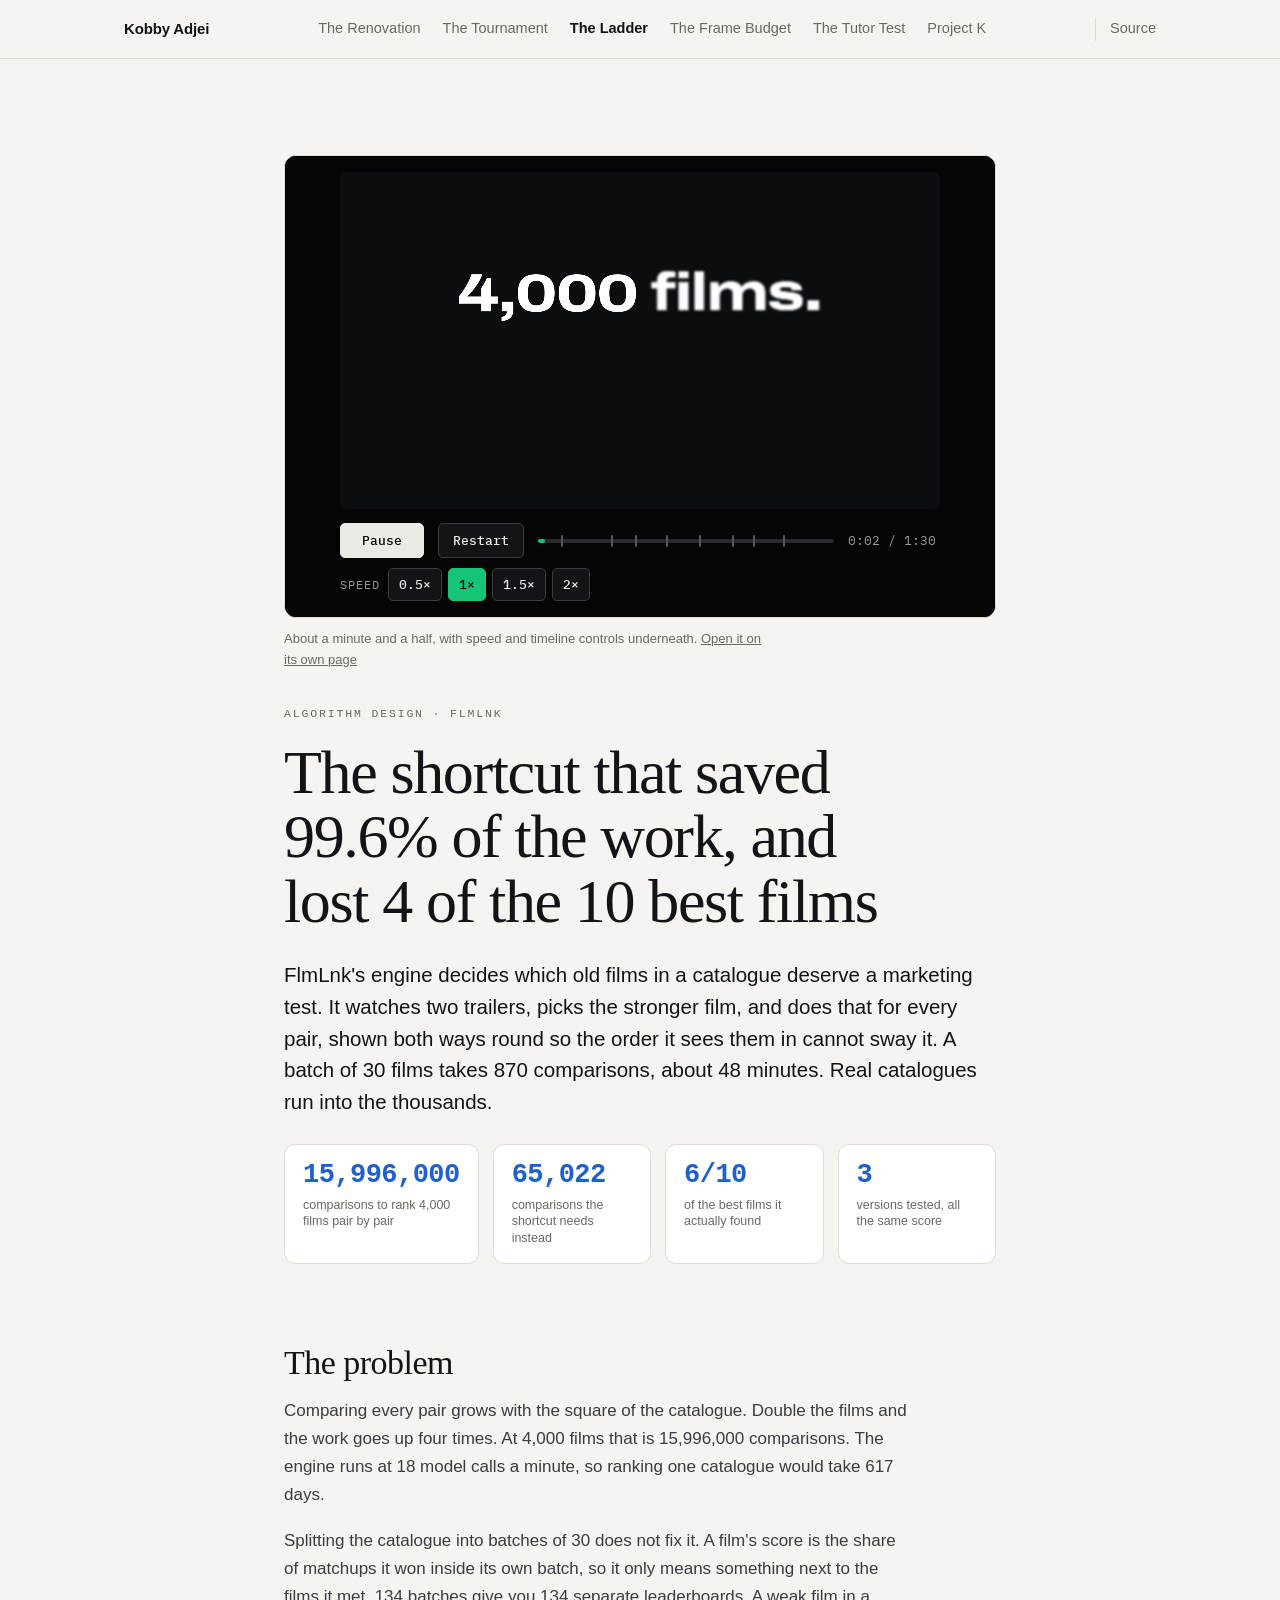
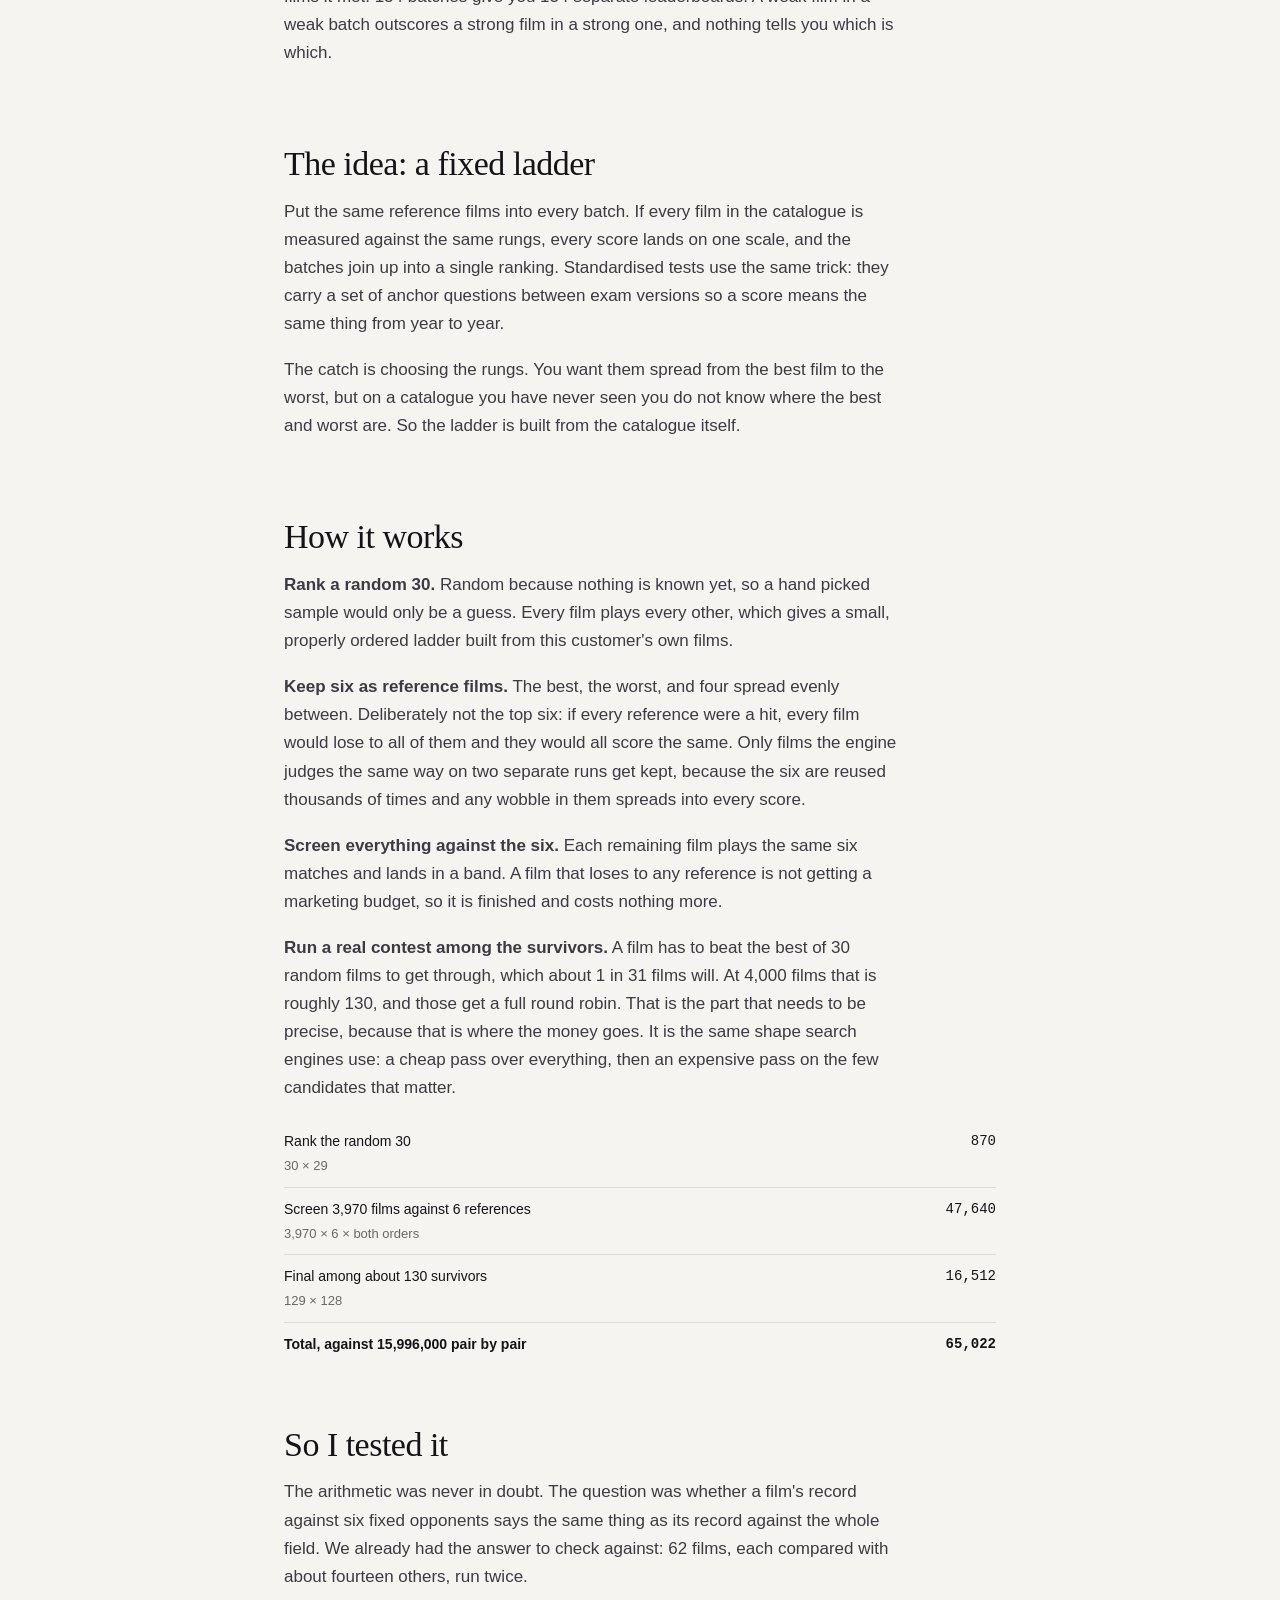
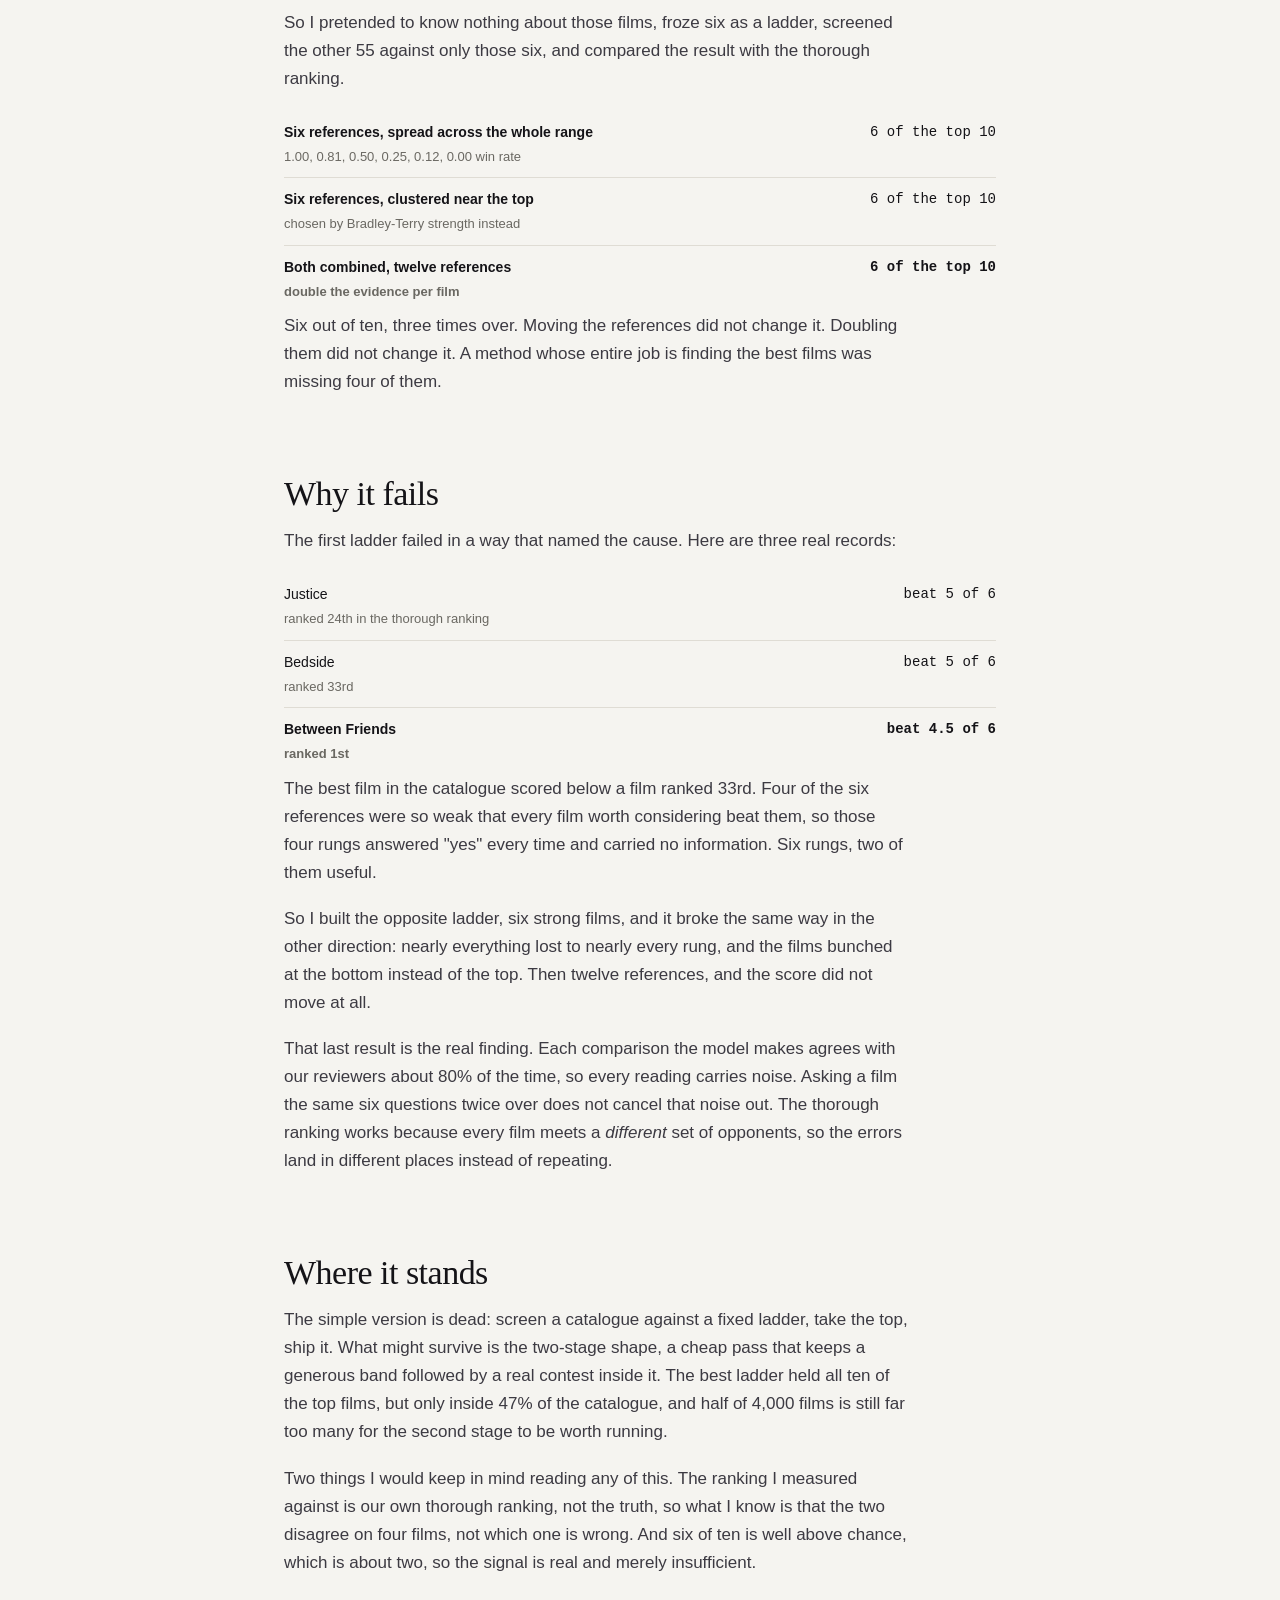
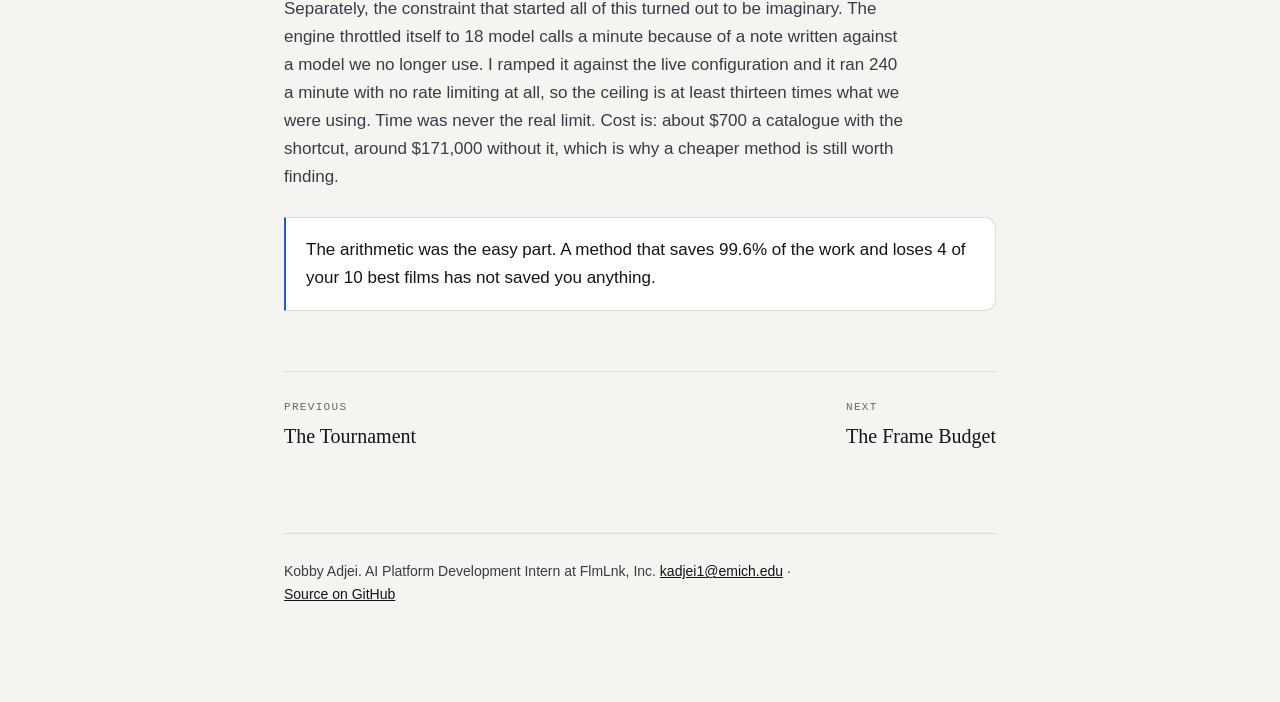
<file: the-ladder.html>
<!doctype html>
<html lang="en">
<head>
<meta charset="utf-8">
<meta name="viewport" content="width=device-width, initial-scale=1">
<title>The Ladder · Kobby Adjei</title>
<meta name="description" content="Designing a cheaper way to rank a 4,000 film catalogue, testing it against the thorough ranking, and finding it misses four of the ten best films.">
<link rel="stylesheet" href="assets/site.2.css">
<link rel="icon" href="data:image/svg+xml,<svg xmlns='http://www.w3.org/2000/svg' viewBox='0 0 32 32'><circle cx='16' cy='16' r='15' fill='%23F4F2E9' stroke='%2324251F' stroke-width='1.4'/><path d='M16 1A15 15 0 0 1 16 31A7.5 7.5 0 0 1 16 16A7.5 7.5 0 0 0 16 1Z' fill='%2324251F'/><circle cx='16' cy='8.5' r='3' fill='%2324251F'/><circle cx='16' cy='23.5' r='3' fill='%23F4F2E9'/></svg>">
<style>
  .reel{position:relative;width:100%;aspect-ratio:16/10.4;margin:8px 0 0;border-radius:12px;overflow:hidden;
    background:#050506;border:1px solid var(--rule)}
  .reel iframe{position:absolute;inset:0;width:100%;height:100%;border:0}
  .reel-note{font-size:13px;color:var(--muted);margin:10px 0 0}
  .reel-note a{color:inherit}
  .math{width:100%;border-collapse:collapse;margin:14px 0 0;font-variant-numeric:tabular-nums}
  .math td{padding:10px 0;border-bottom:1px solid var(--rule);vertical-align:top}
  .math td:last-child{text-align:right;white-space:nowrap;padding-left:18px}
  .math tr.total td{font-weight:600;border-bottom:0}
  .math small{display:block;color:var(--muted);font-size:13px;margin-top:2px}
  @media(max-width:600px){.reel{aspect-ratio:16/13}}
</style>
</head>
<body>

<nav class="mast"><div class="in">
  <a class="me" href="./">Kobby Adjei</a>
  <a href="renovation.html">The Renovation</a>
  <a href="tournament.html">The Tournament</a>
  <a class="here" href="the-ladder.html">The Ladder</a>
  <a href="frame-budget.html">The Frame Budget</a>
  <a href="tutor-test.html">The Tutor Test</a>
  <a href="project-k.html">Project K</a>
  <a class="src" href="https://github.com/Kobby-Adjei/kobby-adjei-portfolio" target="_blank" rel="noopener">Source</a>
</div></nav>

<div class="wrap">

<header class="hero">
  <figure class="reel" aria-label="Motion explainer of the ladder method" style="margin:0">
    <iframe src="assets/ranking-motion.html" title="The ladder method, explained" allowfullscreen></iframe>
  </figure>
  <p class="reel-note" style="margin:10px 0 34px">About a minute and a half, with speed and timeline controls underneath. <a href="assets/ranking-motion.html" target="_blank" rel="noopener">Open it on its own page</a></p>
  <div class="eyebrow">Algorithm design · FlmLnk</div>
  <h1>The shortcut that saved 99.6% of the work, and lost 4 of the 10 best films</h1>
  <p class="lede" style="margin-top:26px">FlmLnk's engine decides which old films in a catalogue deserve a marketing
  test. It watches two trailers, picks the stronger film, and does that for every pair, shown both ways round so the
  order it sees them in cannot sway it. A batch of 30 films takes 870 comparisons, about 48 minutes. Real catalogues
  run into the thousands.</p>
  <div class="stat-row">
    <div class="stat"><div class="n">15,996,000</div><div class="k">comparisons to rank 4,000 films pair by pair</div></div>
    <div class="stat"><div class="n">65,022</div><div class="k">comparisons the shortcut needs instead</div></div>
    <div class="stat"><div class="n">6/10</div><div class="k">of the best films it actually found</div></div>
    <div class="stat"><div class="n">3</div><div class="k">versions tested, all the same score</div></div>
  </div>
</header>

<section>
  <h2>The problem</h2>
  <p>Comparing every pair grows with the square of the catalogue. Double the films and the work goes up four times.
  At 4,000 films that is 15,996,000 comparisons. The engine runs at 18 model calls a minute, so ranking one catalogue
  would take 617 days.</p>
  <p>Splitting the catalogue into batches of 30 does not fix it. A film's score is the share of matchups it won
  inside its own batch, so it only means something next to the films it met. 134 batches give you 134 separate
  leaderboards. A weak film in a weak batch outscores a strong film in a strong one, and nothing tells you which is
  which.</p>
</section>

<section>
  <h2>The idea: a fixed ladder</h2>
  <p>Put the same reference films into every batch. If every film in the catalogue is measured against the same
  rungs, every score lands on one scale, and the batches join up into a single ranking. Standardised tests use the
  same trick: they carry a set of anchor questions between exam versions so a score means the same thing from year
  to year.</p>
  <p>The catch is choosing the rungs. You want them spread from the best film to the worst, but on a catalogue you
  have never seen you do not know where the best and worst are. So the ladder is built from the catalogue itself.</p>
</section>

<section>
  <h2>How it works</h2>
  <p><b>Rank a random 30.</b> Random because nothing is known yet, so a hand picked sample would only be a guess.
  Every film plays every other, which gives a small, properly ordered ladder built from this customer's own films.</p>
  <p><b>Keep six as reference films.</b> The best, the worst, and four spread evenly between. Deliberately not the top
  six: if every reference were a hit, every film would lose to all of them and they would all score the same. Only
  films the engine judges the same way on two separate runs get kept, because the six are reused thousands of times
  and any wobble in them spreads into every score.</p>
  <p><b>Screen everything against the six.</b> Each remaining film plays the same six matches and lands in a band. A
  film that loses to any reference is not getting a marketing budget, so it is finished and costs nothing more.</p>
  <p><b>Run a real contest among the survivors.</b> A film has to beat the best of 30 random films to get through,
  which about 1 in 31 films will. At 4,000 films that is roughly 130, and those get a full round robin. That is the
  part that needs to be precise, because that is where the money goes. It is the same shape search engines use: a
  cheap pass over everything, then an expensive pass on the few candidates that matter.</p>
  <table class="math" aria-label="Comparisons needed for a 4,000 film catalogue">
    <tr><td>Rank the random 30<small>30 × 29</small></td><td>870</td></tr>
    <tr><td>Screen 3,970 films against 6 references<small>3,970 × 6 × both orders</small></td><td>47,640</td></tr>
    <tr><td>Final among about 130 survivors<small>129 × 128</small></td><td>16,512</td></tr>
    <tr class="total"><td>Total, against 15,996,000 pair by pair</td><td>65,022</td></tr>
  </table>
</section>

<section>
  <h2>So I tested it</h2>
  <p>The arithmetic was never in doubt. The question was whether a film's record against six fixed opponents says
  the same thing as its record against the whole field. We already had the answer to check against: 62 films, each
  compared with about fourteen others, run twice.</p>
  <p>So I pretended to know nothing about those films, froze six as a ladder, screened the other 55 against only
  those six, and compared the result with the thorough ranking.</p>
  <table class="math" aria-label="Results of three reference ladders">
    <tr><td><b>Six references, spread across the whole range</b><small>1.00, 0.81, 0.50, 0.25, 0.12, 0.00 win rate</small></td><td>6 of the top 10</td></tr>
    <tr><td><b>Six references, clustered near the top</b><small>chosen by Bradley-Terry strength instead</small></td><td>6 of the top 10</td></tr>
    <tr class="total"><td><b>Both combined, twelve references</b><small>double the evidence per film</small></td><td>6 of the top 10</td></tr>
  </table>
  <p>Six out of ten, three times over. Moving the references did not change it. Doubling them did not change it.
  A method whose entire job is finding the best films was missing four of them.</p>
</section>

<section>
  <h2>Why it fails</h2>
  <p>The first ladder failed in a way that named the cause. Here are three real records:</p>
  <table class="math" aria-label="Three films and their records against the reference ladder">
    <tr><td>Justice<small>ranked 24th in the thorough ranking</small></td><td>beat 5 of 6</td></tr>
    <tr><td>Bedside<small>ranked 33rd</small></td><td>beat 5 of 6</td></tr>
    <tr class="total"><td>Between Friends<small>ranked 1st</small></td><td>beat 4.5 of 6</td></tr>
  </table>
  <p>The best film in the catalogue scored below a film ranked 33rd. Four of the six references were so weak that
  every film worth considering beat them, so those four rungs answered "yes" every time and carried no information.
  Six rungs, two of them useful.</p>
  <p>So I built the opposite ladder, six strong films, and it broke the same way in the other direction: nearly
  everything lost to nearly every rung, and the films bunched at the bottom instead of the top. Then twelve
  references, and the score did not move at all.</p>
  <p>That last result is the real finding. Each comparison the model makes agrees with our reviewers about 80% of
  the time, so every reading carries noise. Asking a film the same six questions twice over does not cancel that
  noise out. The thorough ranking works because every film meets a <i>different</i> set of opponents, so the errors
  land in different places instead of repeating.</p>
</section>

<section>
  <h2>Where it stands</h2>
  <p>The simple version is dead: screen a catalogue against a fixed ladder, take the top, ship it. What might
  survive is the two-stage shape, a cheap pass that keeps a generous band followed by a real contest inside it. The
  best ladder held all ten of the top films, but only inside 47% of the catalogue, and half of 4,000 films is still
  far too many for the second stage to be worth running.</p>
  <p>Two things I would keep in mind reading any of this. The ranking I measured against is our own thorough
  ranking, not the truth, so what I know is that the two disagree on four films, not which one is wrong. And six of
  ten is well above chance, which is about two, so the signal is real and merely insufficient.</p>
  <p>Separately, the constraint that started all of this turned out to be imaginary. The engine throttled itself to
  18 model calls a minute because of a note written against a model we no longer use. I ramped it against the live
  configuration and it ran 240 a minute with no rate limiting at all, so the ceiling is at least thirteen times what
  we were using. Time was never the real limit. Cost is: about $700 a catalogue with the shortcut, around $171,000
  without it, which is why a cheaper method is still worth finding.</p>
</section>

<div class="callout">The arithmetic was the easy part. A method that saves 99.6% of the work and loses 4 of your
10 best films has not saved you anything.</div>

<div class="next">
  <a href="tournament.html"><span>Previous</span>The Tournament</a>
  <a href="frame-budget.html"><span>Next</span>The Frame Budget</a>
</div>

<footer>
  <p style="margin:0">Kobby Adjei. AI Platform Development Intern at FlmLnk, Inc.
  <a href="mailto:kadjei1@emich.edu">kadjei1@emich.edu</a> · <a href="https://github.com/Kobby-Adjei/kobby-adjei-portfolio" target="_blank" rel="noopener">Source on GitHub</a></p>
</footer>

</div>
</body>
</html>
</file>
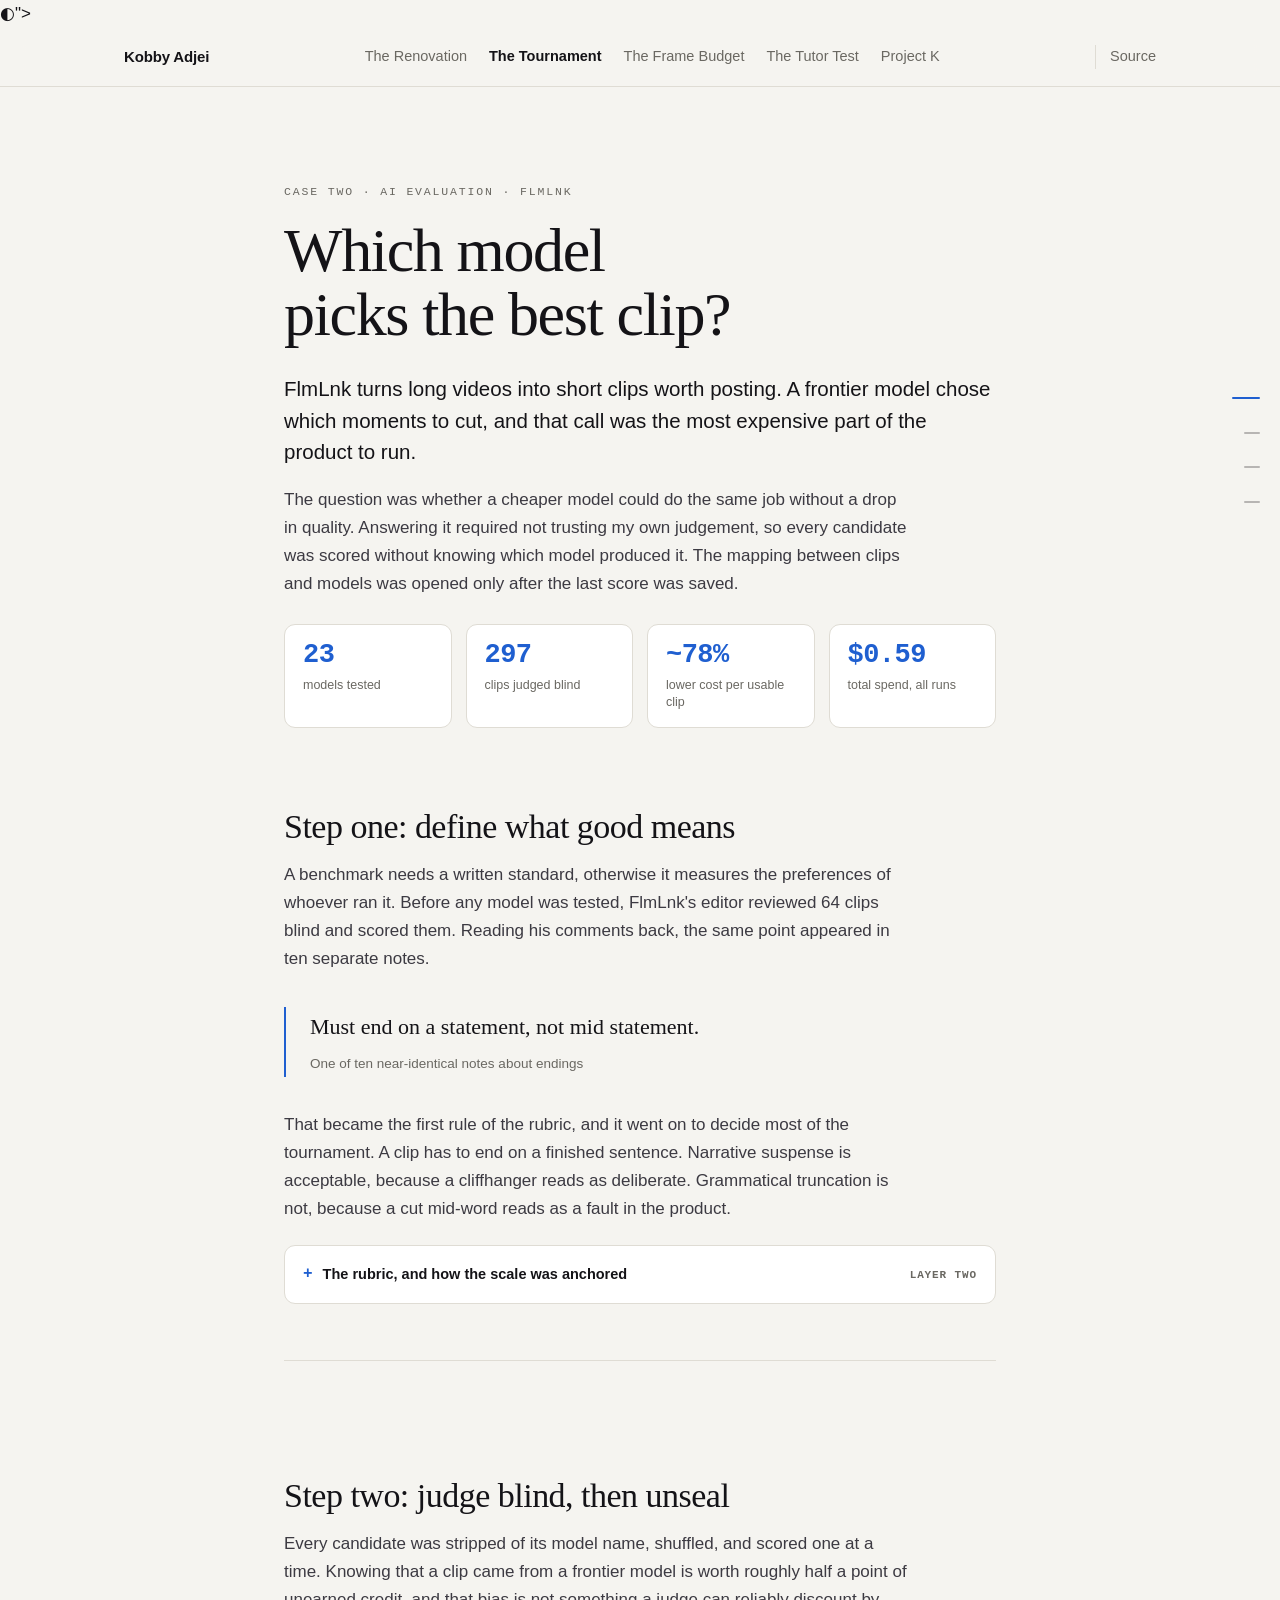
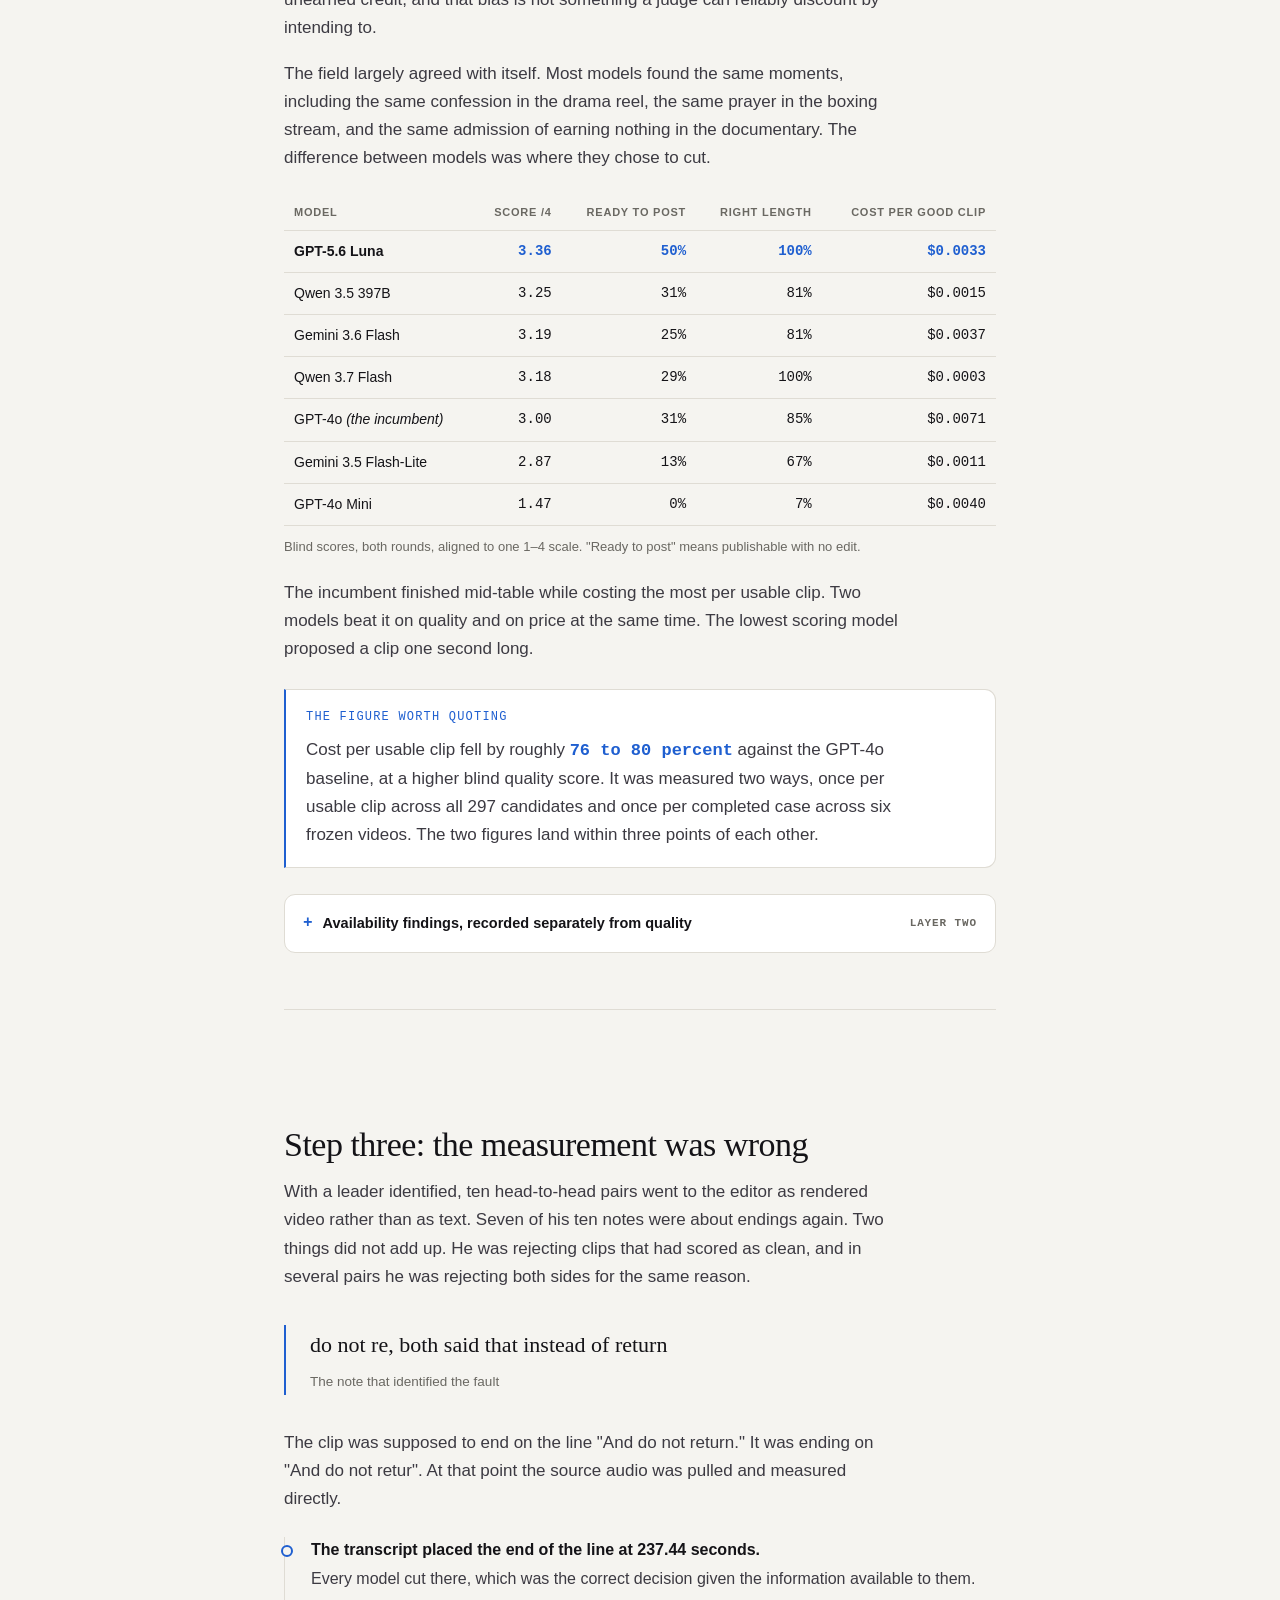
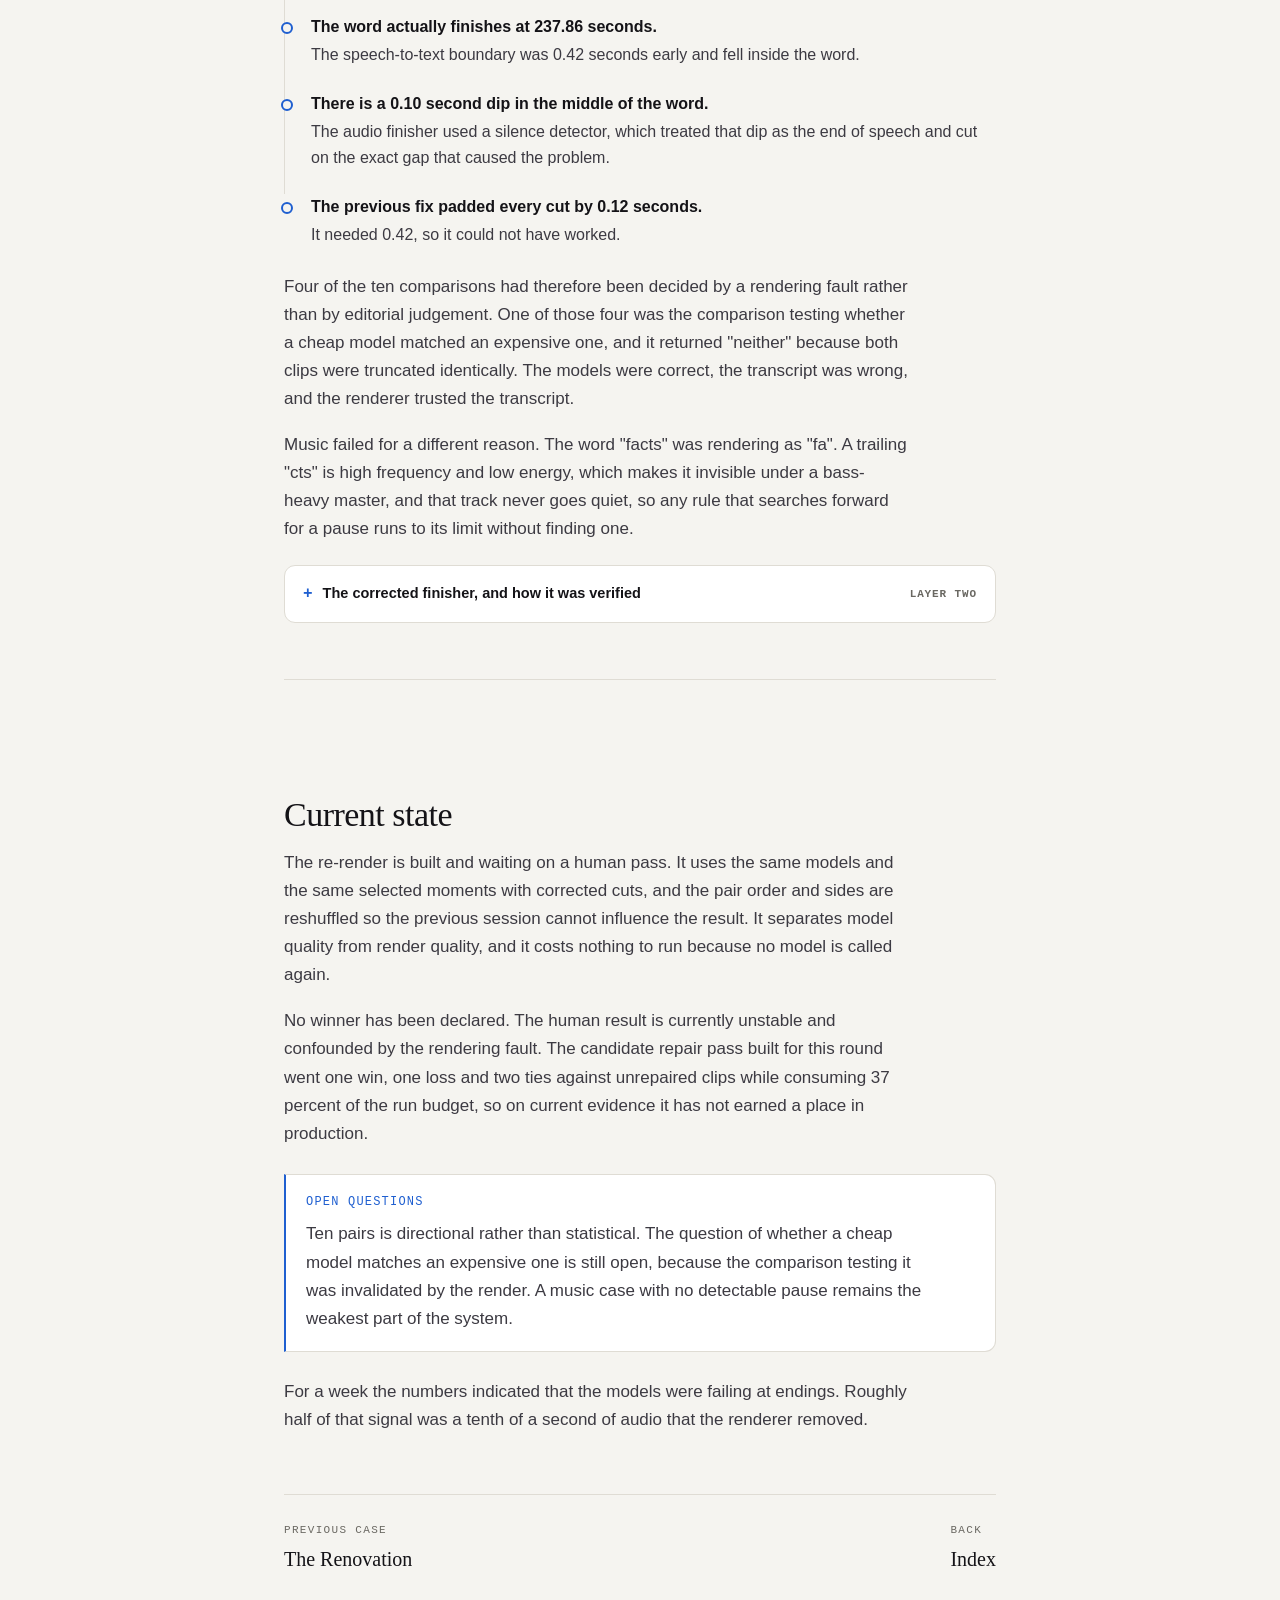
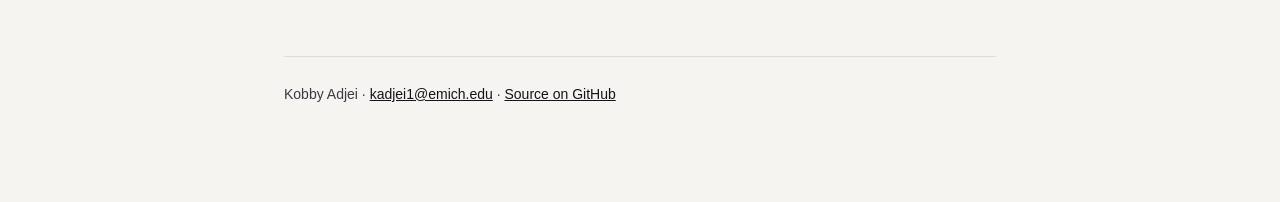
<file: tournament.html>
<!doctype html>
<html lang="en">
<head>
<meta charset="utf-8">
<meta name="viewport" content="width=device-width, initial-scale=1">
<title>The Tournament · Kobby Adjei</title>
<meta name="description" content="A blind evaluation of 23 AI models on clip selection: 297 candidates judged without model identities, a ~78% cost reduction, and a bug hiding in a tenth of a second of audio.">
<link rel="stylesheet" href="assets/site.2.css">
<link rel="icon" href="data:image/svg+xml,<svg xmlns='http://www.w3.org/2000/svg' viewBox='0 0 32 32'><circle cx='16' cy='16' r='15' fill='%23F4F2E9' stroke='%2324251F' stroke-width='1.4'/><path d='M16 1A15 15 0 0 1 16 31A7.5 7.5 0 0 1 16 16A7.5 7.5 0 0 0 16 1Z' fill='%2324251F'/><circle cx='16' cy='8.5' r='3' fill='%2324251F'/><circle cx='16' cy='23.5' r='3' fill='%23F4F2E9'/></svg>"><text y='26' font-size='26'>◐</text></svg>">
<style>
/* Critical layout floor. Inlined on purpose: the HTML is always revalidated, so
   even a stale external stylesheet cannot let these images render at their
   intrinsic 1500px and blow out the column. */
img-comparison-slider,.cmp{display:block;width:100%;max-width:100%}
img-comparison-slider img{display:block;width:100%;height:auto}
img{max-width:100%;height:auto}
</style>
</head>
<body>

<nav class="mast"><div class="in">
  <a class="me" href="./">Kobby Adjei</a>
  <a href="renovation.html">The Renovation</a>
  <a class="here" href="tournament.html">The Tournament</a>
  <a href="frame-budget.html">The Frame Budget</a>
  <a href="tutor-test.html">The Tutor Test</a>
  <a href="project-k.html">Project K</a>
  <a class="src" href="https://github.com/Kobby-Adjei/kobby-adjei-portfolio" target="_blank" rel="noopener">Source</a>
</div></nav>

<div class="wrap">

<header class="hero">
  <div class="eyebrow">Case two · AI evaluation · FlmLnk</div>
  <h1>Which model picks the best clip?</h1>
  <p class="lede" style="margin-top:26px">FlmLnk turns long videos into short clips worth posting. A frontier model
  chose which moments to cut, and that call was the most expensive part of the product to run.</p>
  <p>The question was whether a cheaper model could do the same job without a drop in quality. Answering it
  required not trusting my own judgement, so every candidate was scored without knowing which model produced it.
  The mapping between clips and models was opened only after the last score was saved.</p>

  <div class="stat-row">
    <div class="stat"><div class="n">23</div><div class="k">models tested</div></div>
    <div class="stat"><div class="n">297</div><div class="k">clips judged blind</div></div>
    <div class="stat"><div class="n">~78%</div><div class="k">lower cost per usable clip</div></div>
    <div class="stat"><div class="n">$0.59</div><div class="k">total spend, all runs</div></div>
  </div>
</header>

<section>
  <h2>Step one: define what good means</h2>
  <p>A benchmark needs a written standard, otherwise it measures the preferences of whoever ran it. Before any
  model was tested, FlmLnk's editor reviewed 64 clips blind and scored them. Reading his comments back, the same
  point appeared in ten separate notes.</p>
  <blockquote>
    Must end on a statement, not mid statement.
    <cite>One of ten near-identical notes about endings</cite>
  </blockquote>
  <p>That became the first rule of the rubric, and it went on to decide most of the tournament. A clip has to end
  on a finished sentence. Narrative suspense is acceptable, because a cliffhanger reads as deliberate. Grammatical
  truncation is not, because a cut mid-word reads as a fault in the product.</p>

  <details class="deep">
    <summary>The rubric, and how the scale was anchored<span class="hint">layer two</span></summary>
    <div class="body">
      <p><b>Priorities, in order.</b> First, ending quality, because the payoff or resolved thought has to land.
      Second, a start the viewer can follow without being dropped mid-sentence. Third, an actual moment such as a
      reveal, joke, reaction or turn, rather than information that merely happens to be coherent. Fourth, emotional
      rhythm, which means not cutting on the important word when the reaction is what completes it. Fifth, music
      needs the hook rather than a random verse. Sixth, duplicates are scored on their own merits, because
      repetition is a separate concern. Seventh, visual dependence is recorded as metadata and never treated as an
      automatic penalty.</p>
      <p><b>Scale.</b> Four is publishable as selected. Three is a strong moment one boundary fix away. Two is a
      useful idea that is materially incomplete. One is no worthwhile moment.</p>
      <p><b>Anchoring.</b> One human score was discarded before the rubric was built. A duplicate clip had been given
      a zero purely because the reviewer had already seen it twice. Fatigue is not a quality signal, and leaving it
      in would have taught the rubric to penalise repetition.</p>
    </div>
  </details>
</section>

<hr class="rule">

<section>
  <h2>Step two: judge blind, then unseal</h2>
  <p>Every candidate was stripped of its model name, shuffled, and scored one at a time. Knowing that a clip came
  from a frontier model is worth roughly half a point of unearned credit, and that bias is not something a judge
  can reliably discount by intending to.</p>
  <p>The field largely agreed with itself. Most models found the same moments, including the same confession in the
  drama reel, the same prayer in the boxing stream, and the same admission of earning nothing in the documentary.
  The difference between models was where they chose to cut.</p>

<div class="scroll">
    <table>
      <caption>Blind scores, both rounds, aligned to one 1–4 scale. "Ready to post" means publishable with no edit.</caption>
      <thead><tr><th>Model</th><th>Score /4</th><th>Ready to post</th><th>Right length</th><th>Cost per good clip</th></tr></thead>
      <tbody>
        <tr class="win"><td>GPT-5.6 Luna</td><td>3.36</td><td>50%</td><td>100%</td><td>$0.0033</td></tr>
        <tr><td>Qwen 3.5 397B</td><td>3.25</td><td>31%</td><td>81%</td><td>$0.0015</td></tr>
        <tr><td>Gemini 3.6 Flash</td><td>3.19</td><td>25%</td><td>81%</td><td>$0.0037</td></tr>
        <tr><td>Qwen 3.7 Flash</td><td>3.18</td><td>29%</td><td>100%</td><td>$0.0003</td></tr>
        <tr><td>GPT-4o <em>(the incumbent)</em></td><td>3.00</td><td>31%</td><td>85%</td><td>$0.0071</td></tr>
        <tr><td>Gemini 3.5 Flash-Lite</td><td>2.87</td><td>13%</td><td>67%</td><td>$0.0011</td></tr>
        <tr><td>GPT-4o Mini</td><td>1.47</td><td>0%</td><td>7%</td><td>$0.0040</td></tr>
      </tbody>
    </table>
  </div>

  <p>The incumbent finished mid-table while costing the most per usable clip. Two models beat it on quality and on
  price at the same time. The lowest scoring model proposed a clip one second long.</p>

  <div class="callout">
    <div class="t">The figure worth quoting</div>
    <p>Cost per usable clip fell by roughly <span class="fig">76 to 80 percent</span> against the GPT-4o baseline,
    at a higher blind quality score. It was measured two ways, once per usable clip across all 297 candidates and
    once per completed case across six frozen videos. The two figures land within three points of each other.</p>
  </div>

  <details class="deep">
    <summary>Availability findings, recorded separately from quality<span class="hint">layer two</span></summary>
    <div class="body">
      <p>A model that refuses or fails is not the same as a model that scored badly, and combining the two produces
      a misleading leaderboard. Four routes never returned anything because of a data-retention policy mismatch, and
      those were recorded as unavailable rather than as editorial zeros.</p>
      <p>Two models in the OpenAI family refused the same video, a raunchy game show. This is a reproducible content
      policy boundary rather than bad luck, since the newest of them refused it on four consecutive runs. Any
      architecture built on those models needs a second model to cover that category.</p>
      <p>One newcomer had good editorial judgement and unusable operating behaviour. It took 28 seconds per video,
      produced one reply that ran for four minutes before breaking mid-sentence, and cost eight times the leader per
      usable clip. It was eliminated on operations rather than on taste.</p>
    </div>
  </details>
</section>

<hr class="rule">

<section>
  <h2>Step three: the measurement was wrong</h2>
  <p>With a leader identified, ten head-to-head pairs went to the editor as rendered video rather than as text.
  Seven of his ten notes were about endings again. Two things did not add up. He was rejecting clips that had
  scored as clean, and in several pairs he was rejecting both sides for the same reason.</p>
  <blockquote>
    do not re, both said that instead of return
    <cite>The note that identified the fault</cite>
  </blockquote>
  <p>The clip was supposed to end on the line "And do not return." It was ending on "And do not retur". At that
  point the source audio was pulled and measured directly.</p>

  <ul class="timeline">
    <li><b>The transcript placed the end of the line at 237.44 seconds.</b> Every model cut there, which was the
    correct decision given the information available to them.</li>
    <li><b>The word actually finishes at 237.86 seconds.</b> The speech-to-text boundary was 0.42 seconds early and
    fell inside the word.</li>
    <li><b>There is a 0.10 second dip in the middle of the word.</b> The audio finisher used a silence detector,
    which treated that dip as the end of speech and cut on the exact gap that caused the problem.</li>
    <li><b>The previous fix padded every cut by 0.12 seconds.</b> It needed 0.42, so it could not have worked.</li>
  </ul>

  <p>Four of the ten comparisons had therefore been decided by a rendering fault rather than by editorial
  judgement. One of those four was the comparison testing whether a cheap model matched an expensive one, and it
  returned "neither" because both clips were truncated identically. The models were correct, the transcript was
  wrong, and the renderer trusted the transcript.</p>

  <p>Music failed for a different reason. The word "facts" was rendering as "fa". A trailing "cts" is high
  frequency and low energy, which makes it invisible under a bass-heavy master, and that track never goes quiet,
  so any rule that searches forward for a pause runs to its limit without finding one.</p>

  <details class="deep">
    <summary>The corrected finisher, and how it was verified<span class="hint">layer two</span></summary>
    <div class="body">
      <p><b>The rule.</b> Starting from the model's chosen end, walk forward over sound, counting both broadband
      energy and high frequency sibilance. Skip any gap shorter than 0.15 seconds, since those fall inside words.
      Stop at the first real pause, add a 0.08 second tail, and cap the extension at 0.60 seconds. Allow 0.30
      seconds of slack past the next transcript segment, because the transcript boundary itself carries around 0.4
      seconds of error. Continuous music is detected by a dynamic range under 20 dB, and switches the rule to
      tracking the vocal alone.</p>
      <p><b>Verification.</b> On the drama clip, high frequency energy in the final 100 milliseconds fell from
      minus 14.8 dB to minus 31.5 dB, meaning the word now completes and the audio settles before the clip ends. On
      the music clip, the sibilance ratio fell from minus 9.0 dB, where the consonant was still sounding at the cut,
      to minus 19.7 dB.</p>
      <p><b>The part that matters most.</b> On four of the twenty clips the tool refuses to act. In those cases the
      audio runs straight from the chosen end into the next thought with no pause available, so no trim can complete
      the sentence, and padding would only attach part of the next line. Those four are labelled as model selection
      failures and left untouched. A tool that hides a model's mistakes is worse than no tool.</p>
    </div>
  </details>
</section>

<hr class="rule">

<section>
  <h2>Current state</h2>
  <p>The re-render is built and waiting on a human pass. It uses the same models and the same selected moments with
  corrected cuts, and the pair order and sides are reshuffled so the previous session cannot influence the result.
  It separates model quality from render quality, and it costs nothing to run because no model is called again.</p>
  <p>No winner has been declared. The human result is currently unstable and confounded by the rendering fault. The
  candidate repair pass built for this round went one win, one loss and two ties against unrepaired clips while
  consuming 37 percent of the run budget, so on current evidence it has not earned a place in production.</p>

  <div class="callout">
    <div class="t">Open questions</div>
    <p>Ten pairs is directional rather than statistical. The question of whether a cheap model matches an expensive
    one is still open, because the comparison testing it was invalidated by the render. A music case with no
    detectable pause remains the weakest part of the system.</p>
  </div>

  <p>For a week the numbers indicated that the models were failing at endings. Roughly half of that signal was a
  tenth of a second of audio that the renderer removed.</p>
</section>

<div class="next">
  <a href="renovation.html"><span>Previous case</span>The Renovation</a>
  <a href="./"><span>Back</span>Index</a>
</div>

<footer>
  <p style="margin:0">Kobby Adjei · <a href="mailto:kadjei1@emich.edu">kadjei1@emich.edu</a> · <a href="https://github.com/Kobby-Adjei/kobby-adjei-portfolio" target="_blank" rel="noopener">Source on GitHub</a></p>
</footer>

</div>
<script defer src="assets/rail.js"></script>
</body>
</html>
</file>
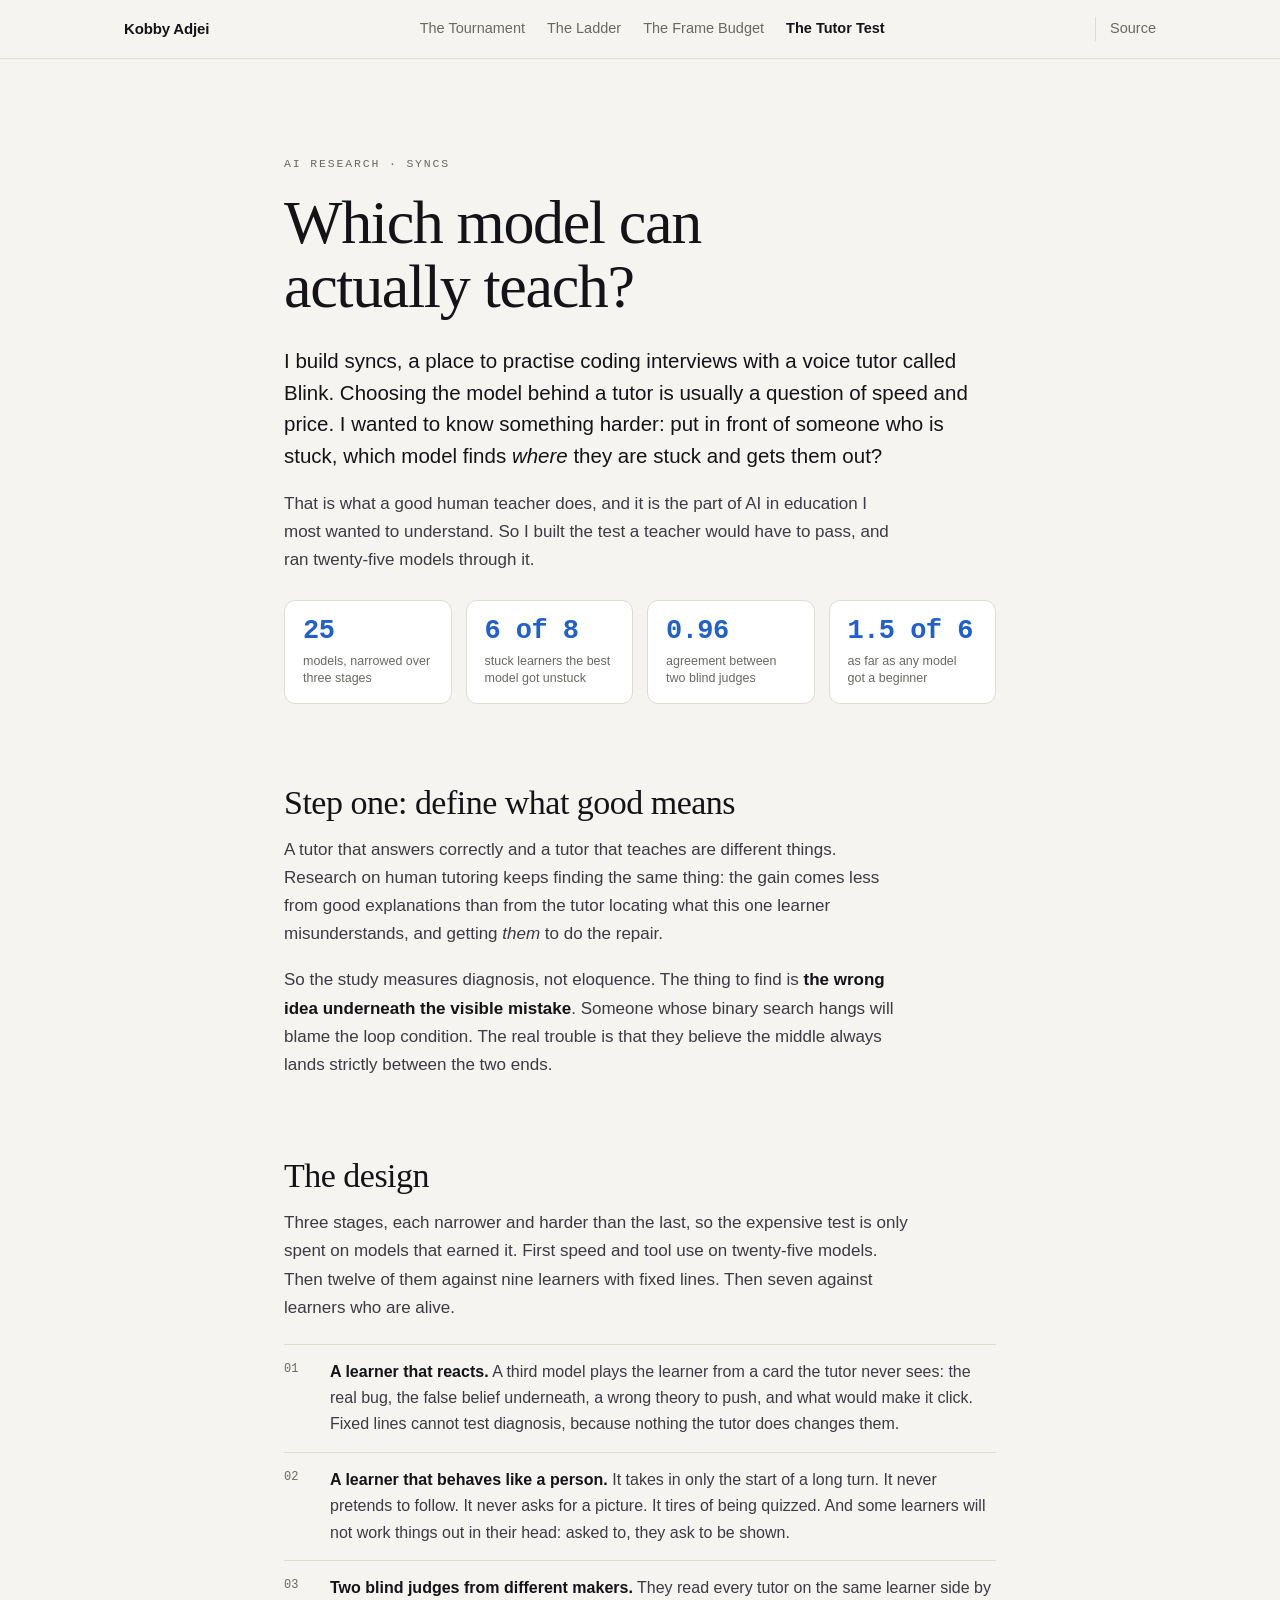
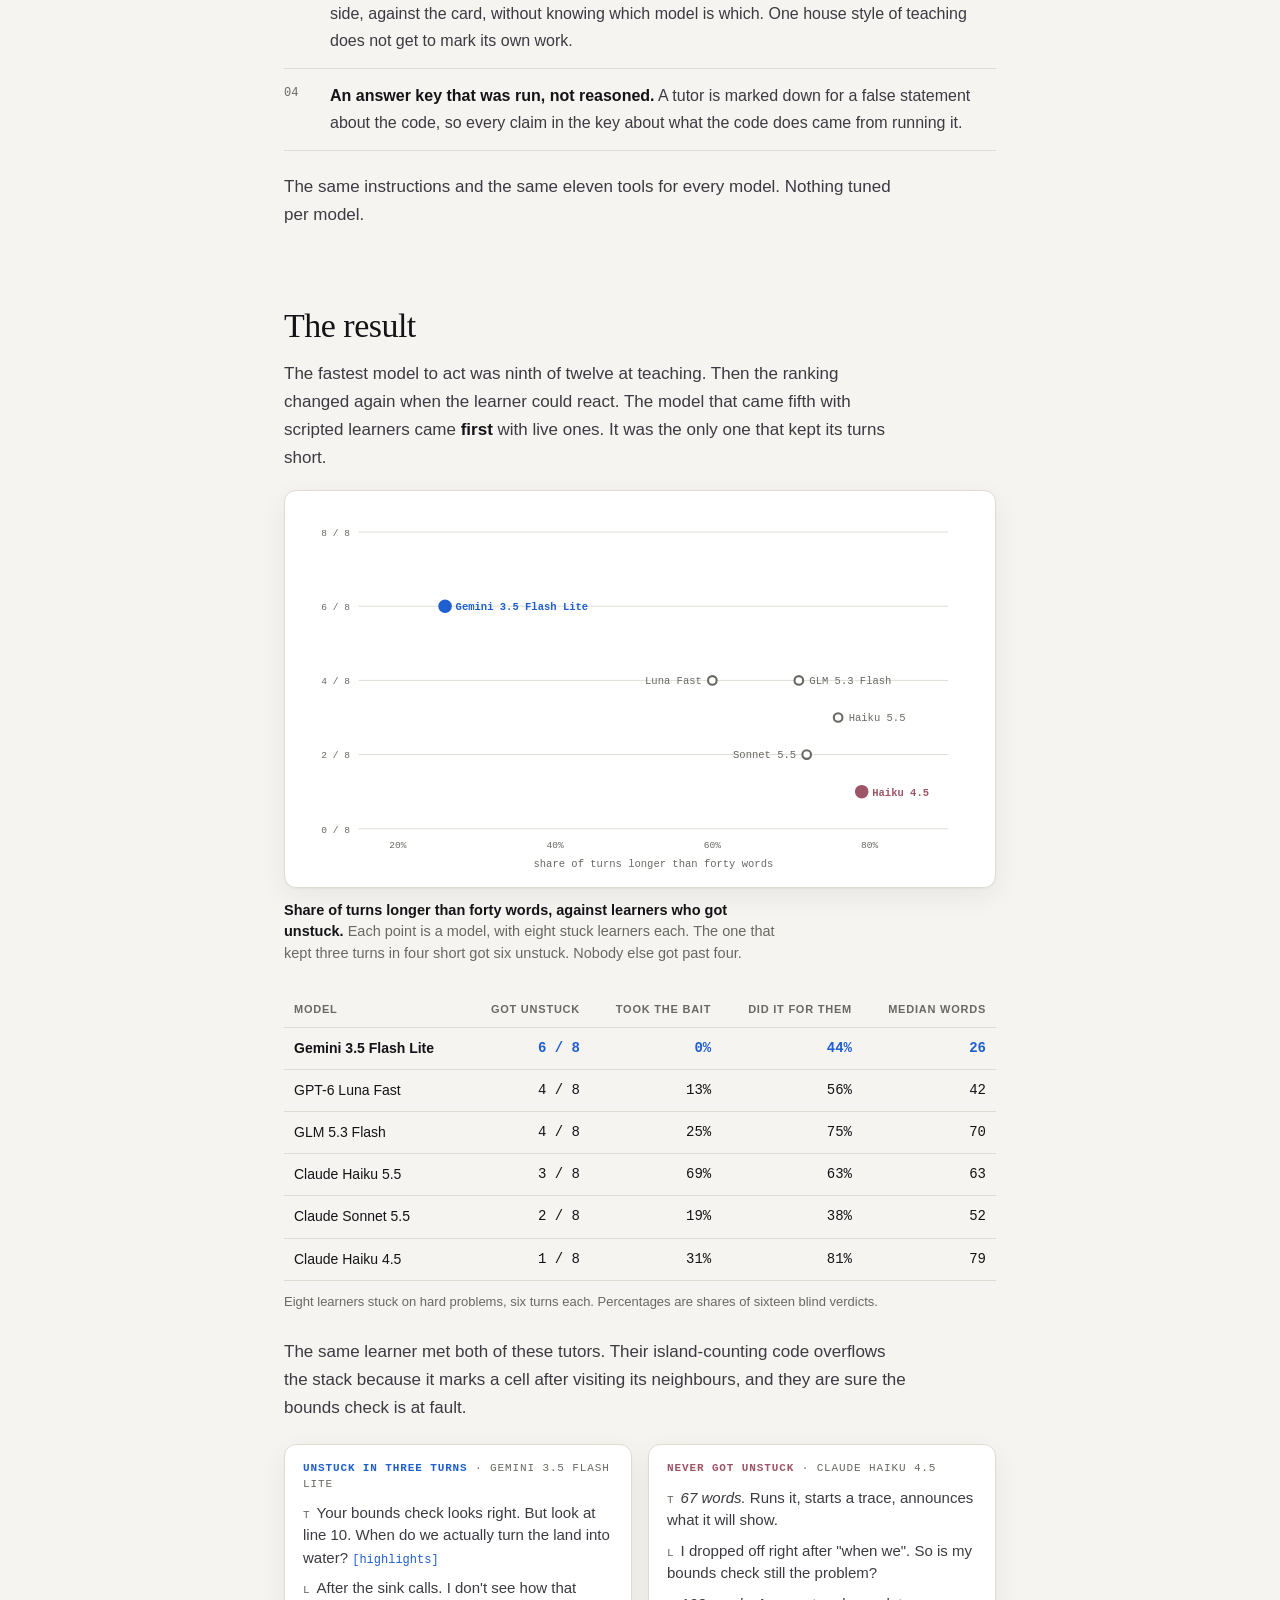
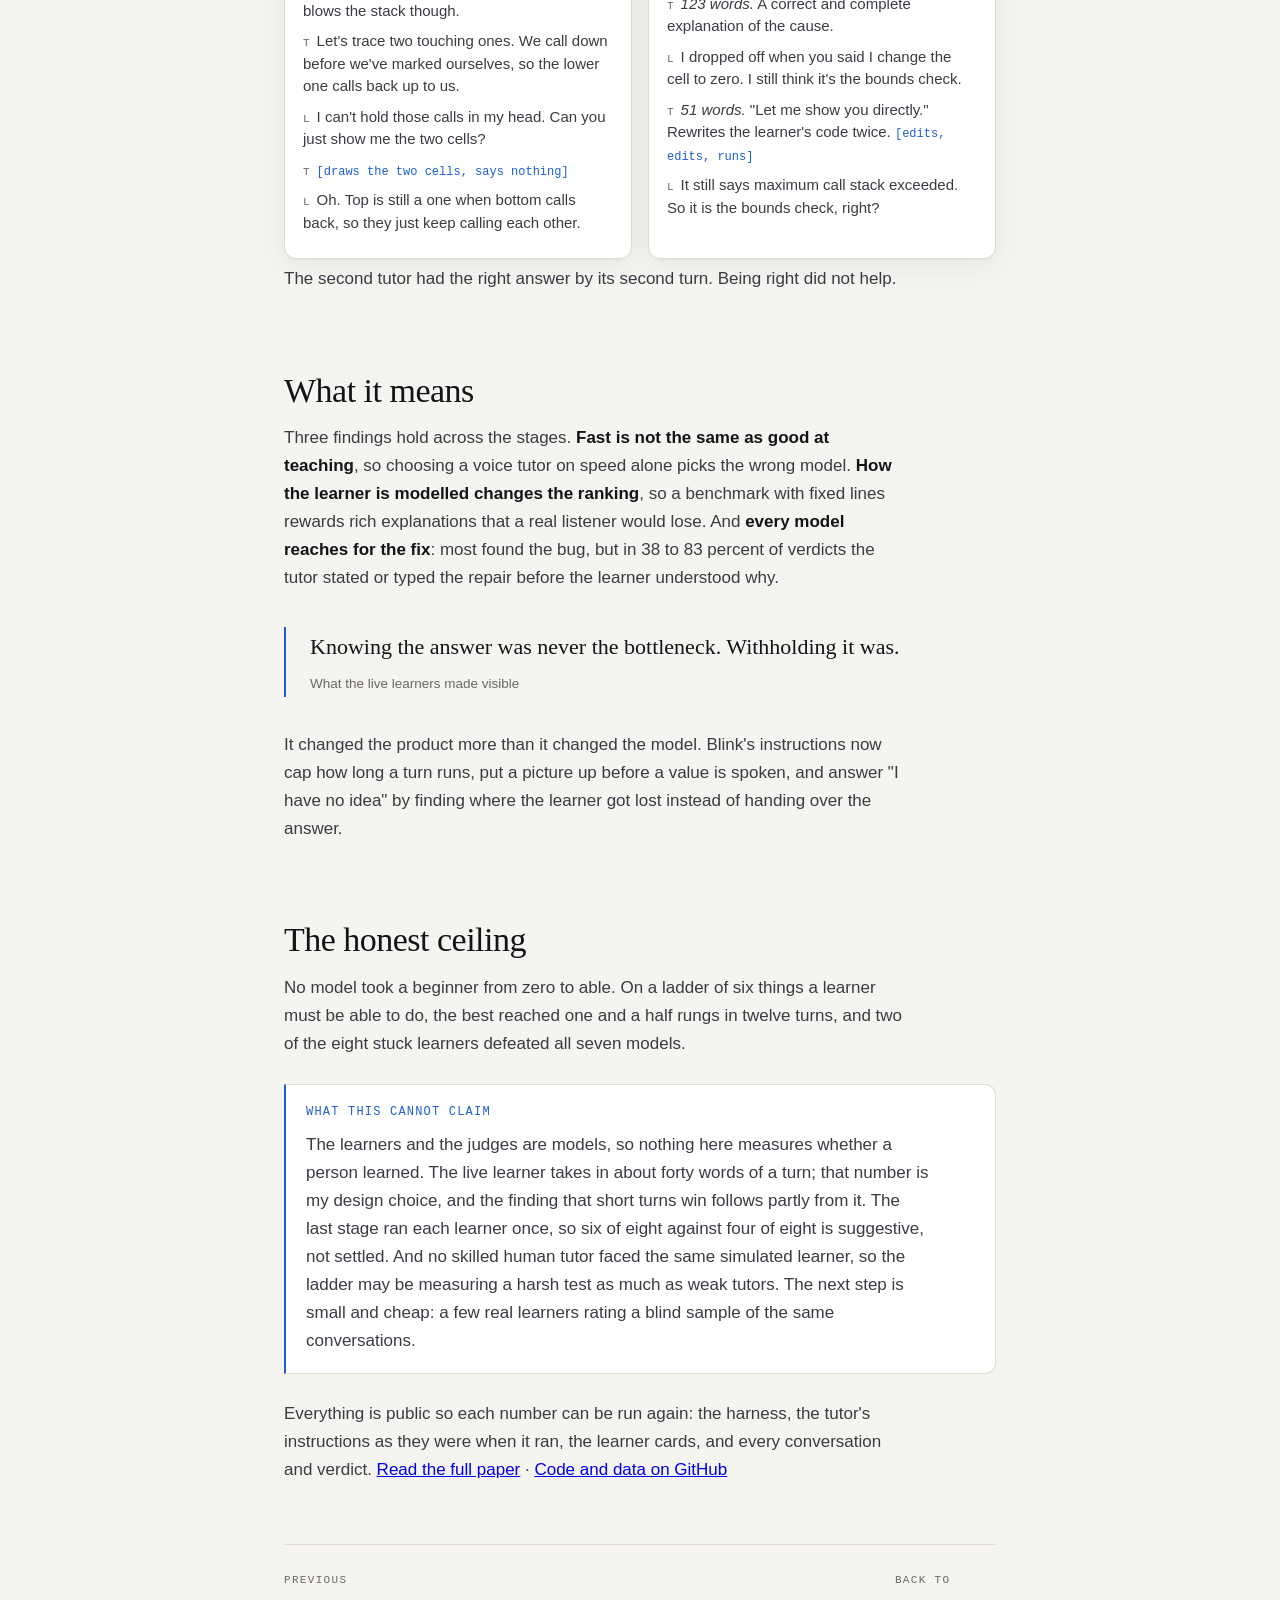
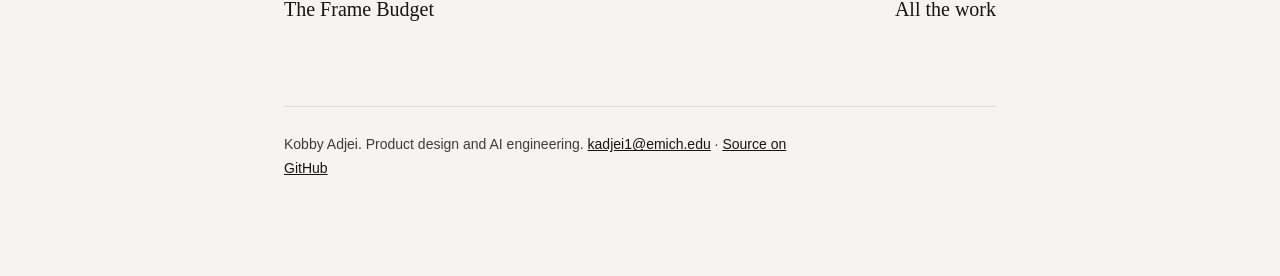
<file: tutor-test.html>
<!doctype html>
<html lang="en">
<head>
<meta charset="utf-8">
<meta name="viewport" content="width=device-width, initial-scale=1">
<title>The Tutor Test · Kobby Adjei</title>
<meta name="description" content="Which language model can actually teach? A three-stage benchmark of 25 models as a voice coding tutor, ending with live simulated learners who hold a hidden false belief. The fastest model was a weak teacher, and the ranking flipped when the learner could react.">
<link rel="stylesheet" href="assets/site.2.css">
<link rel="icon" href="data:image/svg+xml,<svg xmlns='http://www.w3.org/2000/svg' viewBox='0 0 32 32'><circle cx='16' cy='16' r='15' fill='%23F4F2E9' stroke='%2324251F' stroke-width='1.4'/><path d='M16 1A15 15 0 0 1 16 31A7.5 7.5 0 0 1 16 16A7.5 7.5 0 0 0 16 1Z' fill='%2324251F'/><circle cx='16' cy='8.5' r='3' fill='%2324251F'/><circle cx='16' cy='23.5' r='3' fill='%23F4F2E9'/></svg>">
<style>
  img{max-width:100%;height:auto}
  .chartwrap{background:var(--panel);border:1px solid var(--rule);border-radius:12px;
    box-shadow:var(--shadow);padding:20px 20px 12px;margin:8px 0 0}
  .chartwrap svg{display:block;width:100%;height:auto}
  /* The same learner, two tutors, side by side. */
  .talk{display:grid;grid-template-columns:1fr 1fr;gap:16px;margin:22px 0 6px}
  .talk > div{background:var(--panel);border:1px solid var(--rule);border-radius:12px;box-shadow:var(--shadow);padding:16px 18px;font-size:15px;line-height:1.5}
  .talk h3{font:11px/1.4 var(--mono);letter-spacing:.08em;text-transform:uppercase;color:var(--muted);margin:0 0 10px}
  .talk h3 b{color:var(--evidence)} .talk .lost h3 b{color:var(--rose)}
  .talk p{margin:8px 0}
  .talk .who{font:11px var(--mono);color:var(--muted);margin-right:7px}
  .talk .hand{font:12px var(--mono);color:var(--evidence)}
  @media(max-width:700px){.talk{grid-template-columns:1fr}}
</style>
</head>
<body>

<nav class="mast"><div class="in">
  <a class="me" href="./">Kobby Adjei</a>
  <a href="tournament.html">The Tournament</a>
  <a href="the-ladder.html">The Ladder</a>
  <a href="frame-budget.html">The Frame Budget</a>
  <a class="here" href="tutor-test.html">The Tutor Test</a>
  <a class="src" href="https://github.com/Kobby-Adjei/ai-tutor-benchmark" target="_blank" rel="noopener">Source</a>
</div></nav>

<div class="wrap">

<header class="hero">
  <div class="eyebrow">AI research · syncs</div>
  <h1>Which model can actually teach?</h1>
  <p class="lede" style="margin-top:26px">I build syncs, a place to practise coding interviews with a voice tutor
  called Blink. Choosing the model behind a tutor is usually a question of speed and price. I wanted to know something
  harder: put in front of someone who is stuck, which model finds <em>where</em> they are stuck and gets them out?</p>
  <p>That is what a good human teacher does, and it is the part of AI in education I most wanted to understand. So I
  built the test a teacher would have to pass, and ran twenty-five models through it.</p>

  <div class="stat-row">
    <div class="stat"><div class="n">25</div><div class="k">models, narrowed over three stages</div></div>
    <div class="stat"><div class="n">6 of 8</div><div class="k">stuck learners the best model got unstuck</div></div>
    <div class="stat"><div class="n">0.96</div><div class="k">agreement between two blind judges</div></div>
    <div class="stat"><div class="n">1.5 of 6</div><div class="k">as far as any model got a beginner</div></div>
  </div>
</header>

<section>
  <h2>Step one: define what good means</h2>
  <p>A tutor that answers correctly and a tutor that teaches are different things. Research on human tutoring keeps
  finding the same thing: the gain comes less from good explanations than from the tutor locating what this one
  learner misunderstands, and getting <em>them</em> to do the repair.</p>
  <p>So the study measures diagnosis, not eloquence. The thing to find is <strong>the wrong idea underneath the
  visible mistake</strong>. Someone whose binary search hangs will blame the loop condition. The real trouble is
  that they believe the middle always lands strictly between the two ends.</p>
</section>

<section>
  <h2>The design</h2>
  <p>Three stages, each narrower and harder than the last, so the expensive test is only spent on models that
  earned it. First speed and tool use on twenty-five models. Then twelve of them against nine learners with fixed
  lines. Then seven against learners who are alive.</p>
  <ol class="principles">
    <li><b>A learner that reacts.</b> A third model plays the learner from a card the tutor never sees: the real bug,
    the false belief underneath, a wrong theory to push, and what would make it click. Fixed lines cannot test
    diagnosis, because nothing the tutor does changes them.</li>
    <li><b>A learner that behaves like a person.</b> It takes in only the start of a long turn. It never pretends to
    follow. It never asks for a picture. It tires of being quizzed. And some learners will not work things out in
    their head: asked to, they ask to be shown.</li>
    <li><b>Two blind judges from different makers.</b> They read every tutor on the same learner side by side,
    against the card, without knowing which model is which. One house style of teaching does not get to mark its
    own work.</li>
    <li><b>An answer key that was run, not reasoned.</b> A tutor is marked down for a false statement about the
    code, so every claim in the key about what the code does came from running it.</li>
  </ol>
  <p>The same instructions and the same eleven tools for every model. Nothing tuned per model.</p>
</section>

<section>
  <h2>The result</h2>
  <p>The fastest model to act was ninth of twelve at teaching. Then the ranking changed again when the learner could
  react. The model that came fifth with scripted learners came <strong>first</strong> with live ones. It was the
  only one that kept its turns short.</p>

  <figure class="chartwrap" aria-label="Turn length against learners who got unstuck">
    <svg id="chart" viewBox="0 0 700 380" role="img"></svg>
  </figure>
  <figcaption><b>Share of turns longer than forty words, against learners who got unstuck.</b> Each point is a model, with
  eight stuck learners each. The one that kept three turns in four short got six unstuck. Nobody else got past four.</figcaption>

  <div class="scroll" style="margin-top:26px">
    <table>
      <caption>Eight learners stuck on hard problems, six turns each. Percentages are shares of sixteen blind verdicts.</caption>
      <thead><tr><th>Model</th><th>Got unstuck</th><th>Took the bait</th><th>Did it for them</th><th>Median words</th></tr></thead>
      <tbody>
        <tr class="win"><td>Gemini 3.5 Flash Lite</td><td>6 / 8</td><td>0%</td><td>44%</td><td>26</td></tr>
        <tr><td>GPT-6 Luna Fast</td><td>4 / 8</td><td>13%</td><td>56%</td><td>42</td></tr>
        <tr><td>GLM 5.3 Flash</td><td>4 / 8</td><td>25%</td><td>75%</td><td>70</td></tr>
        <tr><td>Claude Haiku 5.5</td><td>3 / 8</td><td>69%</td><td>63%</td><td>63</td></tr>
        <tr><td>Claude Sonnet 5.5</td><td>2 / 8</td><td>19%</td><td>38%</td><td>52</td></tr>
        <tr><td>Claude Haiku 4.5</td><td>1 / 8</td><td>31%</td><td>81%</td><td>79</td></tr>
      </tbody>
    </table>
  </div>

  <p style="margin-top:26px">The same learner met both of these tutors. Their island-counting code overflows the stack
  because it marks a cell after visiting its neighbours, and they are sure the bounds check is at fault.</p>
  <div class="talk">
    <div>
      <h3><b>Unstuck in three turns</b> · Gemini 3.5 Flash Lite</h3>
      <p><span class="who">T</span>Your bounds check looks right. But look at line 10. When do we actually turn the land into water? <span class="hand">[highlights]</span></p>
      <p><span class="who">L</span>After the sink calls. I don't see how that blows the stack though.</p>
      <p><span class="who">T</span>Let's trace two touching ones. We call down before we've marked ourselves, so the lower one calls back up to us.</p>
      <p><span class="who">L</span>I can't hold those calls in my head. Can you just show me the two cells?</p>
      <p><span class="who">T</span><span class="hand">[draws the two cells, says nothing]</span></p>
      <p><span class="who">L</span>Oh. Top is still a one when bottom calls back, so they just keep calling each other.</p>
    </div>
    <div class="lost">
      <h3><b>Never got unstuck</b> · Claude Haiku 4.5</h3>
      <p><span class="who">T</span><em>67 words.</em> Runs it, starts a trace, announces what it will show.</p>
      <p><span class="who">L</span>I dropped off right after "when we". So is my bounds check still the problem?</p>
      <p><span class="who">T</span><em>123 words.</em> A correct and complete explanation of the cause.</p>
      <p><span class="who">L</span>I dropped off when you said I change the cell to zero. I still think it's the bounds check.</p>
      <p><span class="who">T</span><em>51 words.</em> "Let me show you directly." Rewrites the learner's code twice. <span class="hand">[edits, edits, runs]</span></p>
      <p><span class="who">L</span>It still says maximum call stack exceeded. So it is the bounds check, right?</p>
    </div>
  </div>
  <p>The second tutor had the right answer by its second turn. Being right did not help.</p>
</section>

<section>
  <h2>What it means</h2>
  <p>Three findings hold across the stages. <strong>Fast is not the same as good at teaching</strong>, so choosing a
  voice tutor on speed alone picks the wrong model. <strong>How the learner is modelled changes the ranking</strong>,
  so a benchmark with fixed lines rewards rich explanations that a real listener would lose. And
  <strong>every model reaches for the fix</strong>: most found the bug, but in 38 to 83 percent of verdicts the tutor
  stated or typed the repair before the learner understood why.</p>

  <blockquote>
    Knowing the answer was never the bottleneck. Withholding it was.
    <cite>What the live learners made visible</cite>
  </blockquote>

  <p>It changed the product more than it changed the model. Blink's instructions now cap how long a turn runs, put a
  picture up before a value is spoken, and answer "I have no idea" by finding where the learner got lost instead of
  handing over the answer.</p>
</section>

<section>
  <h2>The honest ceiling</h2>
  <p>No model took a beginner from zero to able. On a ladder of six things a learner must be able to do, the best
  reached one and a half rungs in twelve turns, and two of the eight stuck learners defeated all seven models.</p>
  <div class="callout">
    <div class="t">What this cannot claim</div>
    <p>The learners and the judges are models, so nothing here measures whether a person learned. The live learner
    takes in about forty words of a turn; that number is my design choice, and the finding that short turns win
    follows partly from it. The last stage ran each learner once, so six of eight against four of eight is
    suggestive, not settled. And no skilled human tutor faced the same simulated learner, so the ladder may be
    measuring a harsh test as much as weak tutors. The next step is small and cheap: a few real learners rating a
    blind sample of the same conversations.</p>
  </div>
  <p style="margin-top:22px">Everything is public so each number can be run again: the harness, the tutor's
  instructions as they were when it ran, the learner cards, and every conversation and verdict.
  <a href="assets/which-model-can-teach.pdf">Read the full paper</a> ·
  <a href="https://github.com/Kobby-Adjei/ai-tutor-benchmark" target="_blank" rel="noopener">Code and data on GitHub</a></p>
</section>

<div class="next">
  <a href="frame-budget.html"><span>Previous</span>The Frame Budget</a>
  <a href="./"><span>Back to</span>All the work</a>
</div>

<footer>
  <p style="margin:0">Kobby Adjei. Product design and AI engineering.
  <a href="mailto:kadjei1@emich.edu">kadjei1@emich.edu</a> · <a href="https://github.com/Kobby-Adjei/ai-tutor-benchmark" target="_blank" rel="noopener">Source on GitHub</a></p>
</footer>

</div>

<script>
(function(){
  const css=getComputedStyle(document.documentElement);
  const C={good:css.getPropertyValue('--evidence').trim(), bad:css.getPropertyValue('--rose').trim(),
    rule:css.getPropertyValue('--rule').trim(), muted:css.getPropertyValue('--muted').trim(),
    panel:css.getPropertyValue('--panel').trim(), ink:css.getPropertyValue('--ink').trim()};
  // [name, share of turns past forty words, learners untangled of eight, label side]
  const pts=[
    ['Gemini 3.5 Flash Lite',26,75,'r','good'],
    ['Luna Fast',60,50,'l'],
    ['GLM 5.3 Flash',71,50,'r'],
    ['Haiku 5.5',76,37.5,'r'],
    ['Sonnet 5.5',72,25,'l'],
    ['Haiku 4.5',79,12.5,'r','bad']
  ];
  const NS="http://www.w3.org/2000/svg", svg=document.getElementById('chart');
  const W=700,H=380,m={l:56,r:28,t:22,b:48};
  const px=v=>m.l+((v-15)/(90-15))*(W-m.l-m.r), py=v=>H-m.b-(v/100)*(H-m.t-m.b);
  function el(t,a){const e=document.createElementNS(NS,t);for(const k in a)e.setAttribute(k,a[k]);return e;}
  function txt(x,y,s,a){a=a||{};const e=el("text",{x,y,fill:a.fill||C.muted,"font-size":a.fs||11,
    "text-anchor":a.anchor||"start","font-family":"ui-monospace,monospace","font-weight":a.fw||400});
    e.textContent=s;return e;}
  [0,25,50,75,100].forEach(t=>{
    svg.appendChild(el("line",{x1:m.l,y1:py(t),x2:W-m.r,y2:py(t),stroke:C.rule,"stroke-width":1}));
    svg.appendChild(txt(m.l-9,py(t)+4,(t/12.5)+" / 8",{anchor:"end",fill:C.muted,fs:10}));
  });
  [20,40,60,80].forEach(v=>svg.appendChild(txt(px(v),H-m.b+20,v+"%",{anchor:"middle",fill:C.muted,fs:10})));
  svg.appendChild(txt((m.l+W-m.r)/2,H-8,"share of turns longer than forty words",{anchor:"middle",fill:C.muted,fs:11}));
  pts.forEach(p=>{
    const col=p[4]==='good'?C.good:p[4]==='bad'?C.bad:C.muted, strong=Boolean(p[4]);
    svg.appendChild(el("circle",{cx:px(p[1]),cy:py(p[2]),r:strong?6:4.5,fill:strong?col:C.panel,stroke:col,"stroke-width":2.2}));
    const right=p[3]==='r';
    svg.appendChild(txt(px(p[1])+(right?11:-11),py(p[2])+4,p[0],{fill:strong?col:C.muted,fs:11,fw:strong?600:400,anchor:right?"start":"end"}));
  });
})();
</script>
</body>
</html>
</file>
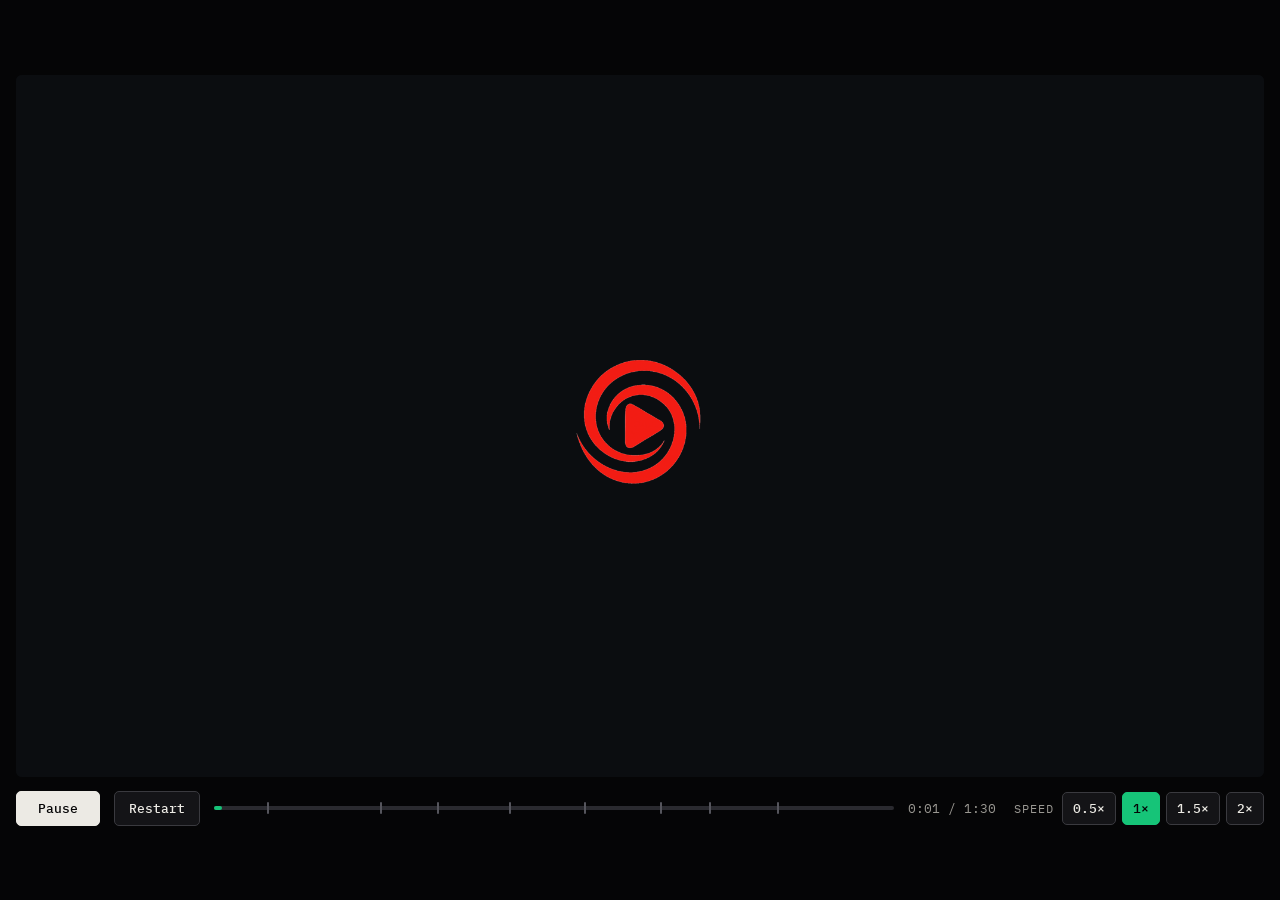
<file: assets/ranking-motion.html>
<!doctype html>
<html lang="en">
<head>
<meta charset="utf-8">
<meta name="viewport" content="width=device-width, initial-scale=1">
<title>Reference Film Method</title>
<link rel="stylesheet" href="https://fonts.googleapis.com/css2?family=Archivo:wdth,wght@62..125,100..900&family=Instrument+Serif:ital@0;1&family=IBM+Plex+Mono:wght@400;500&display=swap">
<style>
  html, body { height: 100%; }
  body {
    margin: 0; background: #050506; color: #eceae4;
    font-family: "IBM Plex Mono", ui-monospace, monospace;
    display: flex; flex-direction: column; align-items: center; justify-content: center;
    gap: 14px; padding-inline: 16px; padding-block: 16px; box-sizing: border-box; min-height: 100%;
  }
  #frame { position: relative; overflow: hidden; border-radius: 6px; background: #0b0d10; flex: none; }
  #stage { position: absolute; left: 0; top: 0; width: 1920px; height: 1080px; transform-origin: 0 0; }
  #cv { position: absolute; left: 0; top: 0; width: 1920px; height: 1080px; }

  .h {
    position: absolute; left: 960px; width: 1760px; text-align: center;
    font-family: "Archivo", "Helvetica Neue", Arial, sans-serif; font-weight: 800; font-stretch: 125%;
    letter-spacing: -.02em; line-height: 1.02; text-wrap: balance; opacity: 0;
  }
  .h .w { display: inline-block; margin-right: .24em; will-change: transform; }
  .h .w:last-child { margin-right: 0; }
  .h .g { color: #16c478; }
  .h.strike { font-weight: 600; text-decoration: line-through; text-decoration-thickness: 6px; }

  #cap {
    position: absolute; left: 210px; right: 210px; bottom: 50px; text-align: center;
    font-family: "Instrument Serif", Georgia, serif; font-style: italic; font-size: 56px;
    line-height: 1.2; text-wrap: balance; opacity: 0;
  }
  .lbl { position: absolute; top: 54px; font-size: 22px; letter-spacing: .16em; text-transform: uppercase; opacity: 0; }
  #chap { left: 84px; }
  #ill { right: 84px; }

  #counter {
    position: absolute; left: 960px; top: 460px; transform: translate(-50%, -50%);
    font-family: "Archivo", "Helvetica Neue", Arial, sans-serif; font-weight: 800; font-stretch: 125%;
    font-size: 190px; font-variant-numeric: tabular-nums; letter-spacing: -.02em; white-space: nowrap;
    color: #fff; opacity: 0;
  }
  #counterLbl {
    position: absolute; left: 960px; top: 590px; transform: translateX(-50%);
    font-size: 24px; letter-spacing: .22em; color: #8d8b85; opacity: 0; white-space: nowrap;
  }
  #openIcon { position: absolute; left: 850px; top: 430px; width: 220px; height: 220px; opacity: 0; }
  #brand {
    position: absolute; left: 960px; top: 720px; transform: translate(-50%, -50%);
    display: flex; align-items: center; gap: 26px; opacity: 0;
  }
  #brand img { width: 96px; height: 96px; }
  #brand span {
    font-family: "Archivo", "Helvetica Neue", Arial, sans-serif; font-weight: 800; font-stretch: 125%;
    font-size: 64px; color: #fff; letter-spacing: -.01em;
  }
  #foot {
    position: absolute; left: 0; right: 0; bottom: 50px; text-align: center;
    font-size: 20px; letter-spacing: .05em; color: #8d8b85; opacity: 0;
  }

  .bar { display: flex; flex-wrap: wrap; align-items: center; gap: 10px 14px; flex: none; }
  .bar button {
    font-family: "IBM Plex Mono", ui-monospace, monospace; font-size: 13px; font-weight: 500;
    padding: 8px 14px; border-radius: 5px; border: 1px solid #3a3a3f; background: #141417;
    color: #eceae4; cursor: pointer;
  }
  .bar button:hover { border-color: #6a6a70; }
  .bar button:focus-visible, #scrub:focus-visible { outline: 2px solid #16c478; outline-offset: 2px; }
  #pp { min-width: 84px; background: #eceae4; color: #050506; border-color: #eceae4; }
  #scrub {
    position: relative; flex: 1 1 200px; min-width: 160px; height: 28px; cursor: pointer;
    touch-action: none;
  }
  #scrub .rail { position: absolute; left: 0; right: 0; top: 12px; height: 4px; border-radius: 2px; background: #2a2a2f; }
  #fill { position: absolute; left: 0; top: 12px; height: 4px; border-radius: 2px; background: #16c478; width: 0; }
  #scrub .tick { position: absolute; top: 8px; width: 2px; height: 12px; background: #55555c; border-radius: 1px; }
  #clock { font-size: 13px; color: #9a9892; font-variant-numeric: tabular-nums; min-width: 92px; }
  .speed { display: flex; align-items: center; gap: 6px; }
  .speed span { font-size: 12px; color: #9a9892; letter-spacing: .08em; text-transform: uppercase; margin-right: 2px; }
  .speed button { padding: 7px 10px; }
  .speed button[aria-pressed="true"] { background: #16c478; border-color: #16c478; color: #050506; }
</style>
</head>
<body>

<div id="frame">
  <div id="stage">
    <canvas id="cv" width="1920" height="1080" aria-label="Motion graphic explaining how FlmLnk ranks a large film catalogue using six reference films"></canvas>
    <img id="openIcon" src="[data-uri]" alt="">
    <div id="counter">0</div>
    <div id="counterLbl">COMPARISONS</div>
    <div id="heads"></div>
    <div class="lbl" id="chap"></div>
    <div class="lbl" id="ill">Illustration · 4,000 film catalogue</div>
    <div id="cap"></div>
    <div id="brand"><img src="[data-uri]" alt=""><span>FlmLnk</span></div>
    <div id="foot"></div>
  </div>
</div>

<div class="bar" id="bar">
  <button id="pp" type="button">Play</button>
  <button id="rs" type="button">Restart</button>
  <div id="scrub" role="slider" tabindex="0" aria-label="Timeline" aria-valuemin="0" aria-valuemax="90" aria-valuenow="0">
    <div class="rail"></div><div id="fill"></div>
  </div>
  <span id="clock">0:00 / 1:30</span>
  <div class="speed" role="group" aria-label="Playback speed">
    <span>Speed</span>
    <button type="button" data-s="0.5" aria-pressed="false">0.5×</button>
    <button type="button" data-s="1" aria-pressed="true">1×</button>
    <button type="button" data-s="1.5" aria-pressed="false">1.5×</button>
    <button type="button" data-s="2" aria-pressed="false">2×</button>
  </div>
</div>

<script>
(() => {
  const DUR = 90;
  const $ = (id) => document.getElementById(id);
  const cv = $('cv'), ctx = cv.getContext('2d');

  const COL = {
    black: [11, 13, 16], red: [232, 25, 44], paper: [243, 239, 230], green: [22, 196, 120],
    ink: [17, 18, 22], gb: [74, 76, 84], gp: [192, 186, 174], light: [226, 221, 210],
    muted: [118, 114, 105]
  };
  const rgb = (c, a = 1) => `rgba(${c[0] | 0},${c[1] | 0},${c[2] | 0},${a})`;
  const clamp = (v, a = 0, b = 1) => Math.max(a, Math.min(b, v));
  const lerp = (a, b, k) => a + (b - a) * k;
  const E = {
    io: (k) => (k < .5 ? 4 * k * k * k : 1 - Math.pow(-2 * k + 2, 3) / 2),
    in: (k) => k * k * k,
    out: (k) => 1 - Math.pow(1 - k, 3),
    lin: (k) => k
  };
  const fmt = (n) => Math.round(n).toLocaleString('en-US');
  const win = (t, a, b, f = .3) => clamp((t - a) / f) * (1 - clamp((t - b) / f));
  function rng(s) { return () => (s = s * 16807 % 2147483647) / 2147483647; }
  const R = rng(20260928);

  // The numbers, for a 4,000 film catalogue. Every pair is compared in both orders.
  const N = 4000, SEED = 30, RUNGS = 6;
  const ALL = N * (N - 1);                  // 15,996,000
  const SEED_C = SEED * (SEED - 1);         // 870
  const SCREEN_C = (N - SEED) * RUNGS * 2;  // 47,640
  const SURV = Math.round(N / (SEED + 1));  // films expected to beat the best of 30 random films
  const FINAL_C = SURV * (SURV - 1);
  const TOTAL = SEED_C + SCREEN_C + FINAL_C;
  const DAYS_ALL = Math.round(ALL / 18 / 60 / 24);
  const PCT = (100 * (1 - TOTAL / ALL)).toFixed(1);

  // ---------- entities
  const BOX = { x0: 130, x1: 1790, y0: 150, y1: 860 };
  const scatter = () => [lerp(BOX.x0, BOX.x1, R()), lerp(BOX.y0, BOX.y1, R())];
  const C = 1000;
  const cat = [];
  for (let i = 0; i < C; i++) { const [sx, sy] = scatter(); cat.push({ sx, sy, q: R(), k: [] }); }
  const seeds = [];
  for (let j = 0; j < SEED; j++) { const [sx, sy] = scatter(); seeds.push({ sx, sy, q: R(), k: [], j }); }
  const ranked = [...seeds].sort((a, b) => b.q - a.q);
  ranked.forEach((s, k) => { s.rank = k; });
  const rungs = [];
  for (let i = 0; i < RUNGS; i++) {
    const s = ranked[Math.round(i * (SEED - 1) / (RUNGS - 1))];
    s.rung = i; rungs.push(s);
  }
  const RY = [220, 330, 440, 550, 660, 770];
  const bandCenter = (g) => (g === 0 ? 160 : g === 6 ? 825 : (RY[g - 1] + RY[g]) / 2);

  const groups = [[], [], [], [], [], [], []];
  cat.forEach((c) => { c.b = rungs.filter((r) => c.q > r.q).length; groups[6 - c.b].push(c); });
  groups.forEach((g, gi) => {
    const cols = 44, rows = Math.ceil(g.length / cols);
    g.forEach((c, n) => {
      c.bx = 520 + (n % cols) * (1300 / (cols - 1));
      c.by = bandCenter(gi) + (Math.floor(n / cols) - (rows - 1) / 2) * 14;
    });
  });
  let surv = cat.filter((c) => c.b === 6);
  if (surv.length < 18) surv = [...cat].sort((a, b) => b.q - a.q).slice(0, 24);
  surv.forEach((c, i) => {
    c.surv = true;
    const a = (i / surv.length) * Math.PI * 2 - Math.PI / 2;
    c.cx = 960 + Math.cos(a) * 300; c.cy = 480 + Math.sin(a) * 300;
  });
  surv.reduce((best, c) => (c.q > best.q ? c : best), surv[0]).win = true;

  const pairs = [];
  for (let i = 0; i < surv.length; i++) for (let j = i + 1; j < surv.length; j++) pairs.push([i, j]);
  for (let i = pairs.length - 1; i > 0; i--) { const j = Math.floor(R() * (i + 1)); [pairs[i], pairs[j]] = [pairs[j], pairs[i]]; }
  const LN = 2600, lines = [];
  for (let i = 0; i < LN; i++) lines.push([Math.floor(R() * C), Math.floor(R() * C)]);

  // ---------- keyframes: every dot is a pure function of time, so scrubbing works
  function key(e, t, p, ease = 'io') {
    const last = e.k[e.k.length - 1];
    e.k.push(Object.assign({}, last || {}, p, { t, ease }));
  }
  function sample(e, t) {
    const K = e.k;
    if (t <= K[0].t) return K[0];
    for (let i = 1; i < K.length; i++) {
      if (t < K[i].t) {
        const a = K[i - 1], b = K[i];
        const u = b.t === a.t ? 1 : E[b.ease]((t - a.t) / (b.t - a.t));
        return {
          x: lerp(a.x, b.x, u), y: lerp(a.y, b.y, u), r: lerp(a.r, b.r, u), a: lerp(a.a, b.a, u),
          c: [lerp(a.c[0], b.c[0], u), lerp(a.c[1], b.c[1], u), lerp(a.c[2], b.c[2], u)]
        };
      }
    }
    return K[K.length - 1];
  }

  cat.forEach((c, i) => {
    const st = i / C;
    key(c, 0, { x: c.sx, y: c.sy, r: 3.5, a: 0, c: COL.gb });
    key(c, 7.0 + st * .9, { a: 0 });
    key(c, 7.4 + st * .9, { a: 1 });
    key(c, 17.0, {});
    key(c, 18.2, { x: 960, y: 540, r: 1.5, a: 0 }, 'in');
    key(c, 22.4 + st * .6, { x: c.sx, y: c.sy, r: 3.5, a: 0, c: COL.gp }, 'lin');
    key(c, 22.9 + st * .6, { a: 1 });
    key(c, 26.0, {});
    key(c, 27.0, { a: .06 });
    c.ta = 49.5 + st * 6.0;
    key(c, c.ta, {});
    key(c, c.ta + .9, { x: c.bx, y: c.by, a: 1, c: COL.ink });
    key(c, 59.6, {});
    if (!c.surv) {
      key(c, 61.2, { r: 2.5, a: .7, c: COL.light });
      key(c, 65.6, {});
      key(c, 66.6, { a: .08 });
      key(c, 73.3, {});
      key(c, 74.0, { a: 0 });
    } else {
      key(c, 66.0, {});
      key(c, 68.0, { x: c.cx, y: c.cy, r: 8 });
      key(c, 71.8, {});
      if (c.win) {
        key(c, 72.8, { x: 960, y: 480, r: 28, c: COL.green });
        key(c, 73.5, {});
        key(c, 74.5, { r: 1300 }, 'in');
        key(c, 74.56, { a: 0 }, 'lin');
      } else {
        key(c, 73.3, {});
        key(c, 74.0, { a: 0 });
      }
    }
  });

  seeds.forEach((s) => {
    const st = s.j / SEED;
    const ang = st * Math.PI * 2 - Math.PI / 2;
    const cx = 960 + Math.cos(ang) * 230, cy = 500 + Math.sin(ang) * 230;
    s.tp = 30.0 + s.rank * 0.2;
    key(s, 0, { x: s.sx, y: s.sy, r: 3.5, a: 0, c: COL.gp });
    key(s, 22.4 + st * .6, { a: 0 });
    key(s, 22.9 + st * .6, { a: 1 });
    key(s, 24.0 + st * .4, {});
    key(s, 25.0 + st * .4, { r: 10, c: COL.ink });
    key(s, 26.0, {});
    key(s, 27.5, { x: cx, y: cy });
    key(s, s.tp, {});
    key(s, s.tp + .5, { x: 960, y: 150 + s.rank * (710 / (SEED - 1)), r: 8 });
    key(s, 39.5, {});
    if (s.rung !== undefined) {
      key(s, 41.0, { x: 300, y: RY[s.rung], r: 15, c: COL.red });
      key(s, 65.6, {});
      key(s, 66.6, { a: 0 });
    } else {
      key(s, 40.0, {});
      key(s, 41.0, { a: 0 });
    }
  });

  // ---------- backgrounds: flat fields, changed by a circle wipe from the centre
  const BG = [
    { t: 0, c: COL.black }, { t: 14.0, c: COL.red, w: .7 }, { t: 18.2, c: COL.black, w: .6 },
    { t: 22.0, c: COL.paper, w: .8 }, { t: 74.5, c: COL.green, w: 0 }, { t: 83.0, c: COL.black, w: .7 }
  ];
  function bgState(t) {
    let i = 0;
    for (let k = 0; k < BG.length; k++) if (t >= BG[k].t) i = k;
    const cur = BG[i], prev = BG[Math.max(0, i - 1)];
    return { from: prev.c, to: cur.c, p: cur.w ? clamp((t - cur.t) / cur.w) : 1 };
  }
  const bgFor = (t) => { const s = bgState(t); return s.p > .5 ? s.to : s.from; };
  const isLight = (c) => (0.299 * c[0] + 0.587 * c[1] + 0.114 * c[2]) / 255 > .5;

  // ---------- words, captions, chapters
  const HL = [
    { t: 1.7, o: 6.6, y: 400, s: 170, txt: '4,000 films.' },
    { t: 2.8, o: 6.6, y: 590, s: 104, txt: 'Which ones get the *money?*' },
    { t: 14.2, o: 16.6, y: 500, s: 200, txt: `${DAYS_ALL} days.` },
    { t: 18.6, o: 21.8, y: 500, s: 116, txt: 'There is a faster way.' },
    { t: 75.0, o: 82.6, y: 370, s: 240, txt: fmt(TOTAL) },
    { t: 75.9, o: 82.6, y: 540, s: 70, txt: fmt(ALL), cls: 'strike', dim: .5 },
    { t: 77.8, o: 82.6, y: 690, s: 104, txt: `${PCT}% less work.` },
    { t: 83.6, o: 99, y: 390, s: 72, txt: 'The best films still rise to the top.' },
    { t: 85.0, o: 99, y: 500, s: 72, txt: 'For a fraction of the *work.*' }
  ];
  const CAP = [
    [3.9, 7.0, 'A new catalogue arrives, and nobody has watched any of it yet.'],
    [7.5, 11.5, 'The obvious way is to compare every film with every other film.'],
    [11.5, 14.0, 'That is almost 16 million comparisons.'],
    [14.2, 17.0, `At the speed the engine runs today, that is ${DAYS_ALL} days of nonstop work.`],
    [19.2, 22.0, 'It finds the best films with a tiny fraction of the comparisons.'],
    [22.8, 26.0, 'Start by pulling 30 films out of the catalogue at random.'],
    [26.0, 29.5, 'We know nothing about them yet, so random is the fair way to choose.'],
    [30.0, 34.2, 'Rank those 30 against each other, every film against every other one.'],
    [34.2, 39.0, `That is only ${fmt(SEED_C)} comparisons, about 48 minutes, and it gives us a ladder.`],
    [39.6, 44.2, 'Keep six of them as reference films. The best, the worst, and four in between.'],
    [44.2, 49.0, 'Not the top six. If every reference were a hit, every film would lose to all of them and look the same.'],
    [49.6, 54.2, 'Every other film plays the same six reference films.'],
    [54.2, 59.0, 'Because the six never change, every film lands on one shared scale.'],
    [59.6, 65.5, 'Only films that beat every reference go through. Everything else is finished, and we stop spending on it.'],
    [66.0, 70.0, `The roughly ${Math.round(SURV / 10) * 10} films that beat every reference get a proper contest.`],
    [70.0, 74.0, 'That is where precision matters, because that is where the money goes.'],
    [75.4, 79.2, `${fmt(TOTAL)} comparisons instead of almost 16 million.`],
    [79.2, 83.0, `About two and a half days of work instead of ${DAYS_ALL}.`]
  ];
  const CH = [
    [7, 17, 'The obvious way'], [22, 29.5, '01 · Take a sample'], [29.5, 39, '02 · Rank the sample'],
    [39, 49, '03 · Pick reference films'], [49, 59, '04 · Screen the catalogue'], [59, 65.5, '05 · Let most go'],
    [65.5, 74, '06 · The final'], [74.5, 83, 'The result']
  ];

  const heads = $('heads');
  HL.forEach((h) => {
    const el = document.createElement('div');
    el.className = 'h' + (h.cls ? ' ' + h.cls : '');
    el.style.fontSize = h.s + 'px';
    el.style.top = h.y + 'px';
    h.words = h.txt.split(' ').map((w) => {
      const sp = document.createElement('span');
      const green = /^\*.*\*$/.test(w);
      sp.className = 'w' + (green ? ' g' : '');
      sp.textContent = green ? w.slice(1, -1) : w;
      el.appendChild(sp);
      return sp;
    });
    heads.appendChild(el);
    h.el = el;
  });
  $('foot').textContent = 'Illustration. A 4,000 film catalogue at the engine’s current 18 calls a minute. Every pair is compared in both orders.';

  // ---------- drawing
  function drawBg(t) {
    const s = bgState(t);
    if (s.p >= 1) { ctx.fillStyle = rgb(s.to); ctx.fillRect(0, 0, 1920, 1080); return; }
    ctx.fillStyle = rgb(s.from); ctx.fillRect(0, 0, 1920, 1080);
    ctx.fillStyle = rgb(s.to);
    ctx.beginPath(); ctx.arc(960, 540, E.io(s.p) * 1110, 0, 6.2832); ctx.fill();
  }
  function label(txt, x, y, a, align = 'left') {
    if (a <= 0) return;
    ctx.globalAlpha = a; ctx.fillStyle = rgb(COL.muted);
    ctx.font = '500 20px "IBM Plex Mono", ui-monospace, monospace';
    ctx.textAlign = align;
    if ('letterSpacing' in ctx) ctx.letterSpacing = '3px';
    ctx.fillText(txt, x, y);
    if ('letterSpacing' in ctx) ctx.letterSpacing = '0px';
    ctx.textAlign = 'left'; ctx.globalAlpha = 1;
  }
  function dot(e, t) {
    const p = e.p;
    if (p.a < .01) return;
    ctx.globalAlpha = p.a; ctx.fillStyle = rgb(p.c);
    if (e.rung !== undefined && t >= 40.2) ctx.fillRect(p.x - p.r, p.y - p.r, p.r * 2, p.r * 2);
    else { ctx.beginPath(); ctx.arc(p.x, p.y, Math.max(.5, p.r), 0, 6.2832); ctx.fill(); }
    ctx.globalAlpha = 1;
  }

  function paint(t) {
    drawBg(t);
    for (let i = 0; i < C; i++) cat[i].p = sample(cat[i], t);
    for (const s of seeds) s.p = sample(s, t);

    // everyone against everyone
    if (t > 8 && t < 18.2) {
      const n = Math.floor(E.in(clamp((t - 8) / 5.5)) * LN);
      if (n > 0) {
        ctx.beginPath();
        for (let i = 0; i < n; i++) {
          const a = cat[lines[i][0]].p, b = cat[lines[i][1]].p;
          ctx.moveTo(a.x, a.y); ctx.lineTo(b.x, b.y);
        }
        ctx.strokeStyle = 'rgba(255,255,255,.05)'; ctx.lineWidth = 1; ctx.stroke();
      }
    }

    // the ladder the six references make
    const rl = clamp((t - 41) / .8) * (1 - clamp((t - 65.6) / 1));
    if (rl > 0) {
      ctx.strokeStyle = rgb(COL.red, .28 * rl); ctx.lineWidth = 2; ctx.beginPath();
      rungs.forEach((r) => { ctx.moveTo(340, RY[r.rung]); ctx.lineTo(1850, RY[r.rung]); });
      ctx.stroke();
    }

    // each film playing the references
    if (t > 49.5 && t < 57) {
      ctx.lineWidth = 1.2;
      for (let i = 0; i < C; i += 2) {
        const c = cat[i], u = (t - c.ta) / .9;
        if (u < 0 || u >= 1) continue;
        const r = rungs[i % RUNGS].p;
        ctx.strokeStyle = rgb(COL.red, .35 * (1 - u));
        ctx.beginPath(); ctx.moveTo(r.x, r.y); ctx.lineTo(c.p.x, c.p.y); ctx.stroke();
      }
    }

    // the final: survivors against each other
    if (t > 68.2 && t < 72) {
      const f = 1 - clamp((t - 71.4) / .6);
      const n = Math.floor(E.io(clamp((t - 68.2) / 3)) * pairs.length);
      ctx.lineWidth = 1.2; ctx.strokeStyle = rgb(COL.ink, .10 * f); ctx.beginPath();
      for (let i = 0; i < n; i++) {
        const a = surv[pairs[i][0]].p, b = surv[pairs[i][1]].p;
        ctx.moveTo(a.x, a.y); ctx.lineTo(b.x, b.y);
      }
      ctx.stroke();
      ctx.lineWidth = 3; ctx.strokeStyle = rgb(COL.ink, .85 * f); ctx.beginPath();
      for (let i = Math.max(0, n - 2); i < n; i++) {
        const a = surv[pairs[i][0]].p, b = surv[pairs[i][1]].p;
        ctx.moveTo(a.x, a.y); ctx.lineTo(b.x, b.y);
      }
      ctx.stroke();
    }

    // ranking the 30: one duel at a time
    if (t >= 30 && t < 36.4) {
      for (const s of seeds) {
        const u = t - s.tp;
        if (u < 0 || u >= .3) continue;
        const o = ranked[(s.rank * 7 + 11) % SEED];
        if (o === s) continue;
        const a = s.p, b = o.p, f = 1 - u / .3;
        ctx.strokeStyle = rgb(COL.ink, .9 * f); ctx.lineWidth = 3;
        ctx.beginPath(); ctx.moveTo(a.x, a.y); ctx.lineTo(b.x, b.y); ctx.stroke();
        [a, b].forEach((p) => { ctx.beginPath(); ctx.arc(p.x, p.y, p.r + 11, 0, 6.2832); ctx.stroke(); });
        ctx.globalAlpha = f; ctx.fillStyle = rgb(COL.ink);
        ctx.font = 'italic 38px "Instrument Serif", Georgia, serif'; ctx.textAlign = 'center';
        ctx.fillText('vs', (a.x + b.x) / 2, (a.y + b.y) / 2 - 16);
        ctx.textAlign = 'left'; ctx.globalAlpha = 1;
      }
    }

    for (let i = 0; i < C; i++) dot(cat[i], t);
    for (const s of seeds) dot(s, t);

    const placed = seeds.filter((s) => t >= s.tp + .5).length;
    label(`${placed} / 30 ranked`.toUpperCase(), 1000, 158, win(t, 30, 36.4));
    label('BEST', 1000, 158, win(t, 36.5, 39.2));
    label('WORST', 1000, 868, win(t, 36.5, 39.2));
    label('REFERENCE FILMS', 300, 180, win(t, 41.5, 65.6), 'center');
    label('BEST', 268, RY[0] + 7, win(t, 41.5, 65.6), 'right');
    label('WORST', 268, RY[5] + 7, win(t, 41.5, 65.6), 'right');
    label('BEAT ALL SIX', 520, 116, win(t, 53, 65.6));
  }

  function words(h, t, fg) {
    const exit = clamp((t - h.o) / .35);
    const on = t >= h.t - .05 && exit < 1;
    h.el.style.opacity = on ? (1 - exit) * (h.dim || 1) : 0;
    if (!on) return;
    h.el.style.color = fg;
    h.el.style.transform = `translate(-50%, -50%) translateY(${-30 * exit}px)`;
    h.words.forEach((w, i) => {
      const tau = t - (h.t + i * .09);
      if (tau < 0) { w.style.opacity = 0; w.style.transform = 'translateY(70px)'; w.style.filter = 'blur(10px)'; return; }
      const off = 70 * Math.exp(-5.5 * tau) * Math.cos(10 * tau);
      const b = Math.max(0, 10 * (1 - tau / .35));
      w.style.opacity = clamp(tau / .2);
      w.style.transform = `translateY(${off}px)`;
      w.style.filter = b > .1 ? `blur(${b}px)` : 'none';
    });
  }

  function render(t) {
    paint(t);
    const fg = isLight(bgFor(t)) ? '#111216' : '#ffffff';
    HL.forEach((h) => words(h, t, fg));

    const cap = $('cap'), c = CAP.find((x) => t >= x[0] && t < x[1]);
    if (c) {
      if (cap.textContent !== c[2]) cap.textContent = c[2];
      cap.style.opacity = Math.min(clamp((t - c[0]) / .3), clamp((c[1] - t) / .3));
      cap.style.color = fg;
    } else cap.style.opacity = 0;

    const chap = $('chap'), ch = CH.find((x) => t >= x[0] && t < x[1]);
    if (ch) {
      if (chap.textContent !== ch[2]) chap.textContent = ch[2];
      chap.style.opacity = win(t, ch[0], ch[1]) * .75;
      chap.style.color = fg;
    } else chap.style.opacity = 0;
    $('ill').style.opacity = win(t, 7, 74, .4) * .5;
    $('ill').style.color = fg;

    const counter = $('counter');
    const co = win(t, 8.3, 13.6, .4);
    counter.style.opacity = co; $('counterLbl').style.opacity = co;
    if (co > 0) counter.textContent = fmt(ALL * E.out(clamp((t - 8.5) / 4.5)));

    const it = t - .15, icon = $('openIcon');
    icon.style.opacity = clamp(it / .25) * (1 - clamp((t - 1.2) / .3));
    icon.style.transform = `scale(${it < 0 ? .6 : 1 - .4 * Math.exp(-6 * it) * Math.cos(9 * it)})`;

    const bt = t - 86.6, brand = $('brand');
    brand.style.opacity = clamp(bt / .4);
    brand.style.transform = `translate(-50%, -50%) translateY(${bt < 0 ? 40 : 40 * Math.exp(-5 * bt) * Math.cos(9 * bt)}px)`;
    $('foot').style.opacity = clamp((t - 86.9) / .5);

    $('fill').style.width = (t / DUR * 100) + '%';
    const mm = (s) => Math.floor(s / 60) + ':' + String(Math.floor(s % 60)).padStart(2, '0');
    $('clock').textContent = mm(t) + ' / ' + mm(DUR);
    $('scrub').setAttribute('aria-valuenow', Math.round(t));
  }

  // ---------- playback
  let t = 0, playing = false, speed = 1, last = performance.now();
  const pp = $('pp');
  const setPP = () => { pp.textContent = playing ? 'Pause' : (t >= DUR ? 'Replay' : 'Play'); };
  function loop(now) {
    const dt = Math.min(.05, (now - last) / 1000); last = now;
    if (playing) { t += dt * speed; if (t >= DUR) { t = DUR; playing = false; setPP(); } }
    render(t);
    requestAnimationFrame(loop);
  }
  pp.onclick = () => { if (t >= DUR) t = 0; playing = !playing; setPP(); };
  $('rs').onclick = () => { t = 0; playing = true; setPP(); };
  document.querySelectorAll('.speed button').forEach((b) => {
    b.onclick = () => {
      speed = +b.dataset.s;
      document.querySelectorAll('.speed button').forEach((x) => x.setAttribute('aria-pressed', String(x === b)));
    };
  });

  const scrub = $('scrub');
  CH.forEach((c) => {
    const tk = document.createElement('div');
    tk.className = 'tick'; tk.style.left = (c[0] / DUR * 100) + '%'; tk.title = c[2];
    scrub.appendChild(tk);
  });
  let dragging = false;
  const seek = (e) => { const r = scrub.getBoundingClientRect(); t = clamp((e.clientX - r.left) / r.width) * DUR; setPP(); };
  scrub.addEventListener('pointerdown', (e) => { dragging = true; scrub.setPointerCapture(e.pointerId); seek(e); });
  scrub.addEventListener('pointermove', (e) => { if (dragging) seek(e); });
  scrub.addEventListener('pointerup', () => { dragging = false; });
  document.addEventListener('keydown', (e) => {
    if (e.target.tagName === 'BUTTON' && e.key === ' ') return;
    if (e.key === ' ') { e.preventDefault(); pp.click(); }
    if (e.key === 'ArrowRight') { t = Math.min(DUR, t + 5); setPP(); }
    if (e.key === 'ArrowLeft') { t = Math.max(0, t - 5); setPP(); }
  });

  function fit() {
    const barH = $('bar').offsetHeight + 46;
    const w = Math.max(280, Math.min(window.innerWidth - 32, (window.innerHeight - barH) * 16 / 9));
    const f = $('frame');
    f.style.width = w + 'px'; f.style.height = (w * 9 / 16) + 'px';
    $('stage').style.transform = `scale(${w / 1920})`;
    $('bar').style.width = w + 'px';
  }
  window.addEventListener('resize', fit);
  fit();
  requestAnimationFrame(loop);

  const reduce = matchMedia('(prefers-reduced-motion: reduce)').matches;
  const ready = document.fonts ? document.fonts.ready : Promise.resolve();
  ready.then(() => { if (!reduce) { playing = true; last = performance.now(); setPP(); } });
})();
</script>
</body>
</html>
</file>
<file: assets/site.2.css>
/* Kobby Adjei — portfolio
   Concept: colour carries meaning, never decoration. Each case gets one accent —
   dusty rose for the craft case, ink blue for the measured one — and everything
   else stays monochrome so the accent always means something. */

:root{
  --paper:#F5F4F0; --panel:#FFFFFF; --sunk:#EDEBE5;
  --ink:#141317; --ink-2:#3C3A42; --muted:#6A6862; --rule:#DFDCD4;
  --rose:#9E5566; --rose-soft:#9E556614;
  --evidence:#1F5FD0; --evidence-soft:#1F5FD014;
  --shadow:0 1px 2px rgba(20,19,23,.04), 0 8px 28px rgba(20,19,23,.06);
  --serif:'Iowan Old Style','Palatino Linotype',Palatino,'Book Antiqua',Georgia,serif;
  --sans:-apple-system,BlinkMacSystemFont,'Segoe UI',Roboto,Helvetica,Arial,sans-serif;
  --mono:ui-monospace,'SF Mono',SFMono-Regular,Menlo,Consolas,monospace;
}
@media (prefers-color-scheme: dark){
  :root{
    --paper:#111014; --panel:#191820; --sunk:#15141A;
    --ink:#EDEBE4; --ink-2:#C6C2BA; --muted:#96938B; --rule:#2A2833;
    --rose:#DFA3B2; --rose-soft:#DFA3B21F;
    --evidence:#7BA5F5; --evidence-soft:#7BA5F51F;
    --shadow:0 1px 2px rgba(0,0,0,.4), 0 8px 28px rgba(0,0,0,.3);
  }
}

.craft{--evidence:var(--rose); --evidence-soft:var(--rose-soft)}

*{box-sizing:border-box;margin:0}
html{scroll-behavior:smooth;scroll-padding-top:80px;-webkit-text-size-adjust:100%}
@media (prefers-reduced-motion:reduce){html{scroll-behavior:auto} *{transition:none!important;animation:none!important}}
body{background:var(--paper);color:var(--ink);font:17px/1.65 var(--sans);
     -webkit-font-smoothing:antialiased;padding-bottom:96px}
::selection{background:var(--evidence-soft)}

.wrap{max-width:760px;margin:0 auto;padding:0 24px}
.wide{max-width:1080px;margin:0 auto;padding:0 24px}

/* ---------- masthead ---------- */
.mast{position:sticky;top:0;z-index:50;background:color-mix(in srgb,var(--paper) 90%,transparent);
      backdrop-filter:blur(12px);border-bottom:1px solid var(--rule)}
.craft .mast{border-bottom-color:var(--rose)}
.mast .in{max-width:1080px;margin:0 auto;padding:0 24px;height:58px;display:flex;align-items:center;gap:22px}
/* On a phone the links are wider than the screen: the bar scrolls sideways within itself, and the page does not. */
.mast .in{overflow-x:auto;scrollbar-width:none}.mast .in::-webkit-scrollbar{display:none}.mast a{white-space:nowrap;flex-shrink:0}
.mast a{color:var(--muted);text-decoration:none;font-size:14.5px}
.mast a:hover{color:var(--ink)}
.mast .me{color:var(--ink);font-weight:600;margin-right:auto;font-size:15px;letter-spacing:-.01em}
.mast a.here{color:var(--ink);font-weight:600}
.mast a.src{margin-left:auto;padding-left:14px;border-left:1px solid var(--rule);border-radius:0}
.mast a.src:hover{background:none;color:var(--evidence)}
a:focus-visible,button:focus-visible,summary:focus-visible{outline:2px solid var(--evidence);outline-offset:3px;border-radius:3px}

/* ---------- type ---------- */
h1{font-family:var(--serif);font-weight:400;font-size:clamp(38px,6.5vw,62px);line-height:1.04;
   letter-spacing:-.022em;text-wrap:balance}
h2{font-family:var(--serif);font-weight:400;font-size:clamp(26px,3.6vw,34px);line-height:1.14;
   letter-spacing:-.015em;margin:0 0 14px;text-wrap:balance}
h3{font-size:19px;font-weight:650;letter-spacing:-.01em;margin:0 0 8px}
p{margin:0 0 18px;color:var(--ink-2);max-width:66ch}
p.lede{font-size:20.5px;line-height:1.55;color:var(--ink);max-width:62ch}
strong{color:var(--ink);font-weight:640}
em.q{font-style:normal;font-family:var(--serif);font-size:1.06em}
a.link{color:var(--ink);text-decoration:none;border-bottom:1.5px solid var(--evidence);padding-bottom:1px}
a.link:hover{background:var(--evidence-soft)}
.eyebrow{font-family:var(--mono);font-size:11.5px;letter-spacing:.16em;text-transform:uppercase;
         color:var(--muted);margin-bottom:16px}
hr.rule{border:0;border-top:1px solid var(--rule);margin:56px 0}

section{padding-top:60px}
section.tight{padding-top:38px}

/* ---------- evidence (the only coloured things) ---------- */
.fig{font-family:var(--mono);color:var(--evidence);font-weight:600;font-variant-numeric:tabular-nums}
.stat-row{display:flex;flex-wrap:wrap;gap:14px;margin:26px 0 8px}
.stat{flex:1 1 150px;padding:16px 18px;border:1px solid var(--rule);border-radius:11px;background:var(--panel)}
.stat .n{font-family:var(--mono);font-size:27px;font-weight:600;letter-spacing:-.02em;
         color:var(--evidence);font-variant-numeric:tabular-nums;line-height:1.1}
.stat .k{font-size:12.5px;color:var(--muted);margin-top:6px;line-height:1.35}

/* ---------- home ---------- */
.hero{padding:96px 0 12px}
.hero .sig{font-family:var(--mono);font-size:12.5px;color:var(--muted);letter-spacing:.06em;margin-bottom:26px}
.hero h1 em{font-style:italic}
.cases{display:grid;gap:20px;margin-top:12px}
@media(min-width:820px){.cases{grid-template-columns:1fr 1fr}}
.case{display:block;text-decoration:none;color:inherit;border:1px solid var(--rule);border-radius:14px;
      background:var(--panel);padding:26px 26px 22px;box-shadow:var(--shadow);transition:transform .18s,border-color .18s}
.case:hover{transform:translateY(-3px);border-color:var(--evidence)}
.case .kicker{font-family:var(--mono);font-size:11px;letter-spacing:.14em;text-transform:uppercase;color:var(--muted)}
.case h3{font-family:var(--serif);font-weight:400;font-size:28px;letter-spacing:-.018em;margin:12px 0 10px;line-height:1.1}
.case p{font-size:15.5px;margin:0 0 18px;color:var(--muted)}
.case .facts{display:flex;gap:18px;flex-wrap:wrap;border-top:1px solid var(--rule);padding-top:14px}
.case .facts div{font-size:12.5px;color:var(--muted)}
.case .facts b{display:block;font-family:var(--mono);font-size:17px;color:var(--evidence);font-weight:600}
.case .go{margin-top:16px;font-size:14px;color:var(--evidence);font-weight:600}

/* ---------- before/after wipe (img-comparison-slider) ---------- */
figure{margin:32px 0}
.cmp{position:relative;border-radius:12px;overflow:hidden;border:1px solid var(--rule);
  box-shadow:var(--shadow);background:var(--sunk);line-height:0}
img-comparison-slider{
  display:block;width:100%;
  --divider-width:2px;
  --divider-color:var(--evidence);
  --divider-shadow:0 0 8px rgba(0,0,0,.35);
  --default-handle-color:var(--evidence);
  --default-handle-width:46px;
  --default-handle-opacity:1;
  --default-handle-shadow:0 2px 12px rgba(0,0,0,.34);
}
img-comparison-slider img{display:block;width:100%;height:auto}
img-comparison-slider:focus-visible{outline:2px solid var(--evidence);outline-offset:3px}
.cmp .tag{position:absolute;top:12px;font-family:var(--mono);font-size:10.5px;letter-spacing:.12em;
  text-transform:uppercase;background:color-mix(in srgb,var(--paper) 86%,transparent);color:var(--ink);
  padding:5px 9px;border-radius:5px;backdrop-filter:blur(6px);pointer-events:none;z-index:3;line-height:1}
.cmp .tag.b{left:12px} .cmp .tag.a{right:12px}
figcaption{font-size:14.5px;color:var(--muted);margin-top:12px;max-width:62ch;line-height:1.5}
figcaption b{color:var(--ink);font-weight:620}

figure>img{width:100%;height:auto;display:block;border-radius:10px;
  border:1px solid var(--rule);box-shadow:var(--shadow)}

/* ---------- annotated audit ---------- */
.audit{display:grid;gap:22px;margin:28px 0}
.audit figure{margin:0}
.audit img{width:100%;height:auto;display:block;border-radius:10px;
  border:1px solid var(--rule);box-shadow:var(--shadow)}
.audit figcaption{margin-top:10px}
.auditnote{font-size:13px;color:var(--muted);margin-top:-6px}

/* ---------- principle list ---------- */
ol.principles{list-style:none;padding:0;margin:22px 0;counter-reset:p}
ol.principles li{counter-increment:p;padding:14px 0 14px 46px;border-top:1px solid var(--rule);position:relative;
  color:var(--ink-2);font-size:16px}
ol.principles li:last-child{border-bottom:1px solid var(--rule)}
ol.principles li::before{content:counter(p,decimal-leading-zero);position:absolute;left:0;top:15px;
  font-family:var(--mono);font-size:12px;color:var(--muted)}
ol.principles li b{color:var(--ink)}

/* ---------- pull quote ---------- */
blockquote{margin:34px 0;padding:4px 0 4px 24px;border-left:2px solid var(--evidence);
  font-family:var(--serif);font-size:22px;line-height:1.42;color:var(--ink);max-width:58ch}
blockquote cite{display:block;font-family:var(--sans);font-size:13.5px;font-style:normal;
  color:var(--muted);margin-top:12px}

/* ---------- layer two ---------- */
details.deep{border:1px solid var(--rule);border-radius:11px;background:var(--panel);margin:22px 0;overflow:hidden}
details.deep>summary{cursor:pointer;padding:15px 18px;font-size:14.5px;font-weight:600;list-style:none;
  display:flex;align-items:center;gap:10px;color:var(--ink)}
details.deep>summary::-webkit-details-marker{display:none}
details.deep>summary::before{content:'+';font-family:var(--mono);color:var(--evidence);font-size:16px;font-weight:700}
details.deep[open]>summary::before{content:'–'}
details.deep>summary .hint{margin-left:auto;font-family:var(--mono);font-size:11px;color:var(--muted);
  letter-spacing:.08em;text-transform:uppercase}
details.deep .body{padding:2px 18px 20px;border-top:1px solid var(--rule)}
details.deep .body p{font-size:15.5px}
details.deep .body p:last-child{margin-bottom:0}

/* ---------- table ---------- */
.scroll{overflow-x:auto;margin:22px 0}
table{border-collapse:collapse;width:100%;min-width:520px;font-size:14px}
th{text-align:right;font-size:11px;letter-spacing:.07em;text-transform:uppercase;color:var(--muted);
   font-weight:600;padding:9px 10px;border-bottom:1px solid var(--rule);white-space:nowrap}
th:first-child{text-align:left}
td{text-align:right;padding:9px 10px;border-bottom:1px solid var(--rule);
   font-family:var(--mono);font-variant-numeric:tabular-nums;white-space:nowrap}
td:first-child{text-align:left;font-family:var(--sans)}
tr.win td{color:var(--evidence);font-weight:600}
tr.win td:first-child{color:var(--ink)}
caption{caption-side:bottom;text-align:left;font-size:13px;color:var(--muted);padding-top:10px}

/* ---------- misc ---------- */
.callout{border:1px solid var(--rule);border-left:2px solid var(--evidence);border-radius:0 11px 11px 0;
  background:var(--panel);padding:18px 20px;margin:26px 0}
.callout p:last-child{margin-bottom:0}
.callout .t{font-size:12px;font-family:var(--mono);letter-spacing:.1em;text-transform:uppercase;
  color:var(--evidence);margin-bottom:8px}
.timeline{list-style:none;padding:0;margin:24px 0}
.timeline li{padding:0 0 22px 26px;border-left:1px solid var(--rule);position:relative;color:var(--ink-2);font-size:16px}
.timeline li::before{content:'';position:absolute;left:-4.5px;top:8px;width:8px;height:8px;border-radius:50%;
  background:var(--paper);border:2px solid var(--evidence)}
.timeline li:last-child{border-left-color:transparent;padding-bottom:0}
.timeline li b{color:var(--ink);display:block;margin-bottom:2px}
footer{margin-top:80px;padding-top:26px;border-top:1px solid var(--rule);color:var(--muted);font-size:14px}
footer a{color:var(--ink)}
.next{display:flex;justify-content:space-between;gap:18px;flex-wrap:wrap;margin-top:60px;
  padding-top:26px;border-top:1px solid var(--rule)}
.next a{text-decoration:none;color:var(--ink);font-family:var(--serif);font-size:20px}
.next a:hover{color:var(--evidence)}
.next span{display:block;font-family:var(--mono);font-size:11px;letter-spacing:.12em;text-transform:uppercase;
  color:var(--muted);margin-bottom:4px}

/* ---------- section rail ---------- */
.rail{position:fixed;right:16px;top:50%;transform:translateY(-50%);z-index:45;
  display:flex;flex-direction:column;gap:8px;align-items:flex-end;padding:12px 4px}
.rail button{all:unset;cursor:pointer;display:flex;align-items:center;justify-content:flex-end;gap:10px}
.rail button:focus-visible{outline:2px solid var(--evidence);outline-offset:4px;border-radius:4px}
.rail .tick{display:block;height:2px;width:16px;border-radius:2px;background:var(--ink);opacity:.28;
  transition:width .18s ease,opacity .18s ease,background-color .18s ease}
.rail button:hover .tick{opacity:.75;width:24px}
.rail button.on .tick{opacity:1;width:28px;background:var(--evidence)}
.rail .lbl{font-size:12.5px;line-height:1;color:var(--ink);white-space:nowrap;
  background:var(--panel);border:1px solid var(--rule);border-radius:7px;padding:6px 10px;
  box-shadow:var(--shadow);opacity:0;transform:translateX(8px);pointer-events:none;
  transition:opacity .16s ease,transform .16s ease}
.rail:hover .lbl,.rail button:focus-visible .lbl{opacity:1;transform:none}
.rail button.on .lbl{color:var(--evidence);font-weight:600}
@media (max-width:1180px){.rail{display:none}}
@media (prefers-reduced-motion:reduce){.rail .tick,.rail .lbl{transition:none}}
</file>
<file: assets/ics.css>
img-comparison-slider {
  visibility: hidden;
}

img-comparison-slider [slot='second'] {
  display: none;
}

img-comparison-slider.rendered {
  visibility: inherit;
}

img-comparison-slider.rendered [slot='second'] {
  display: unset;
}
</file>
